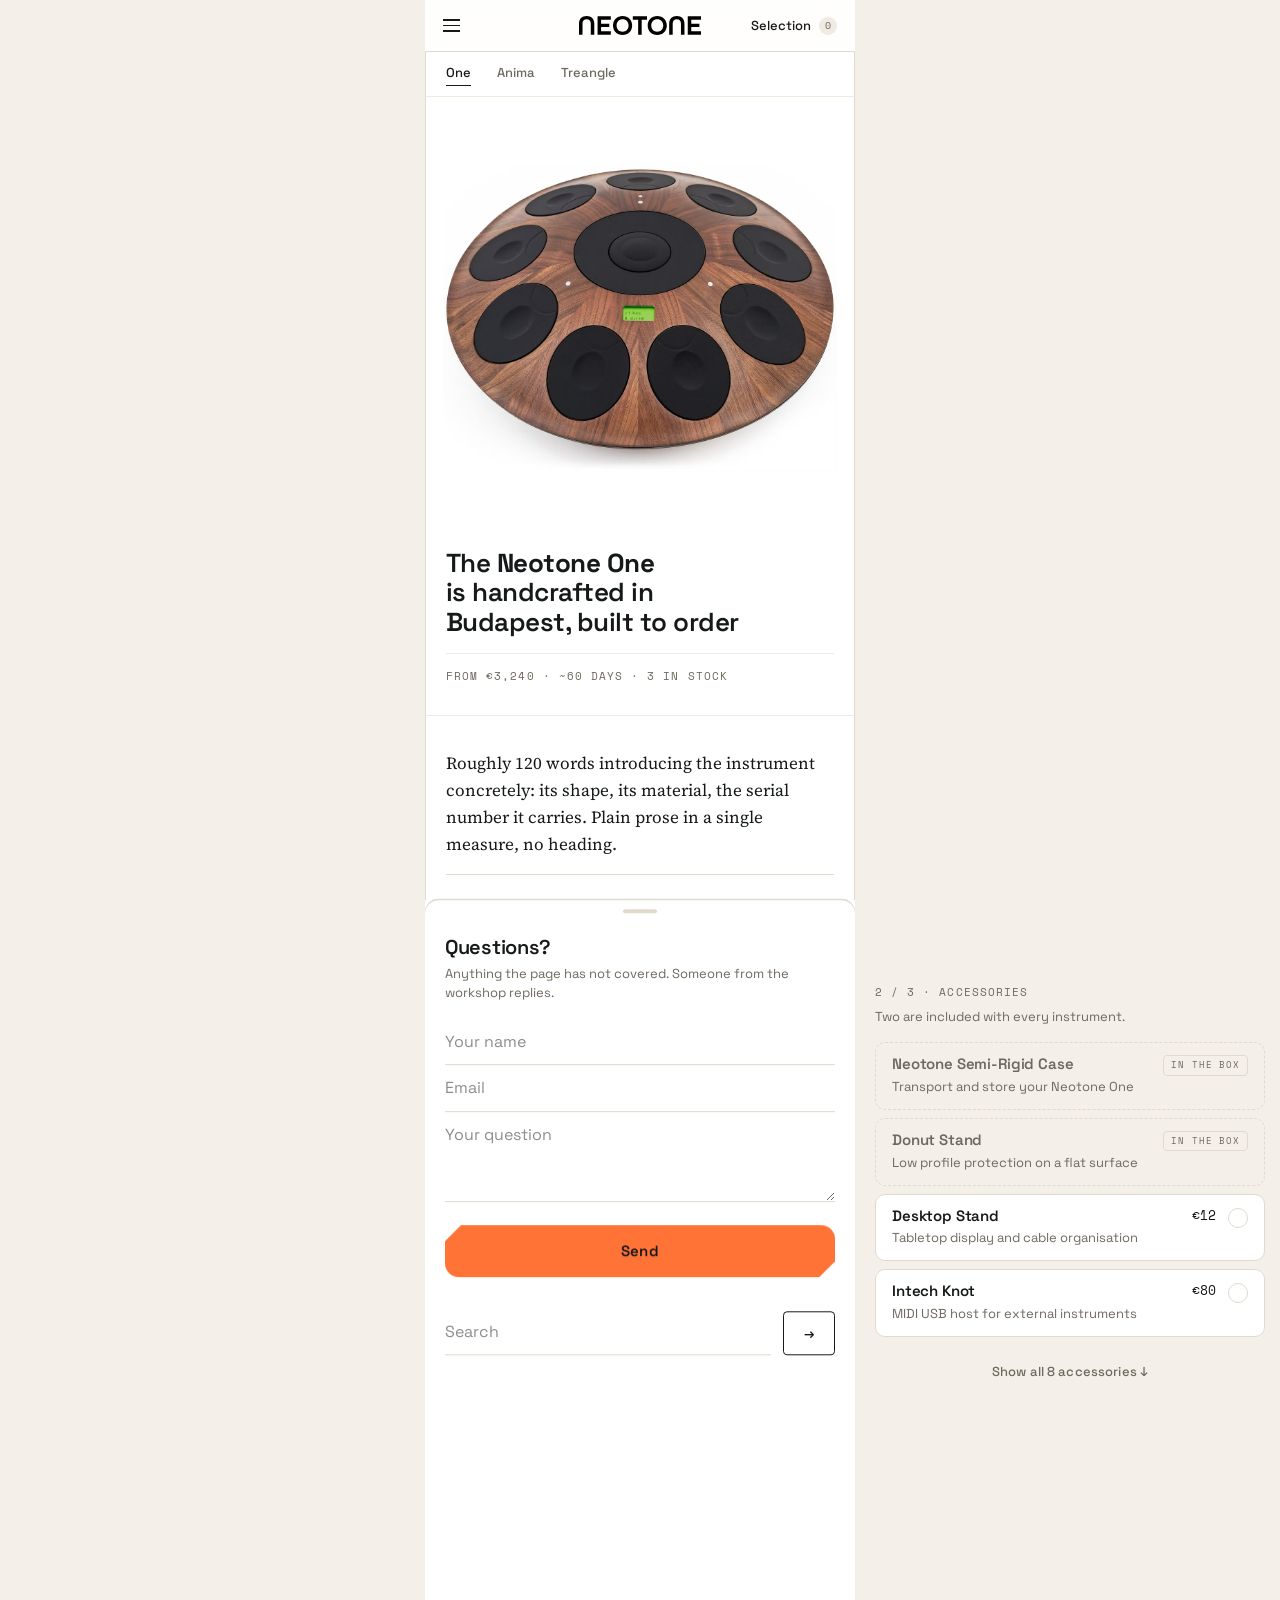
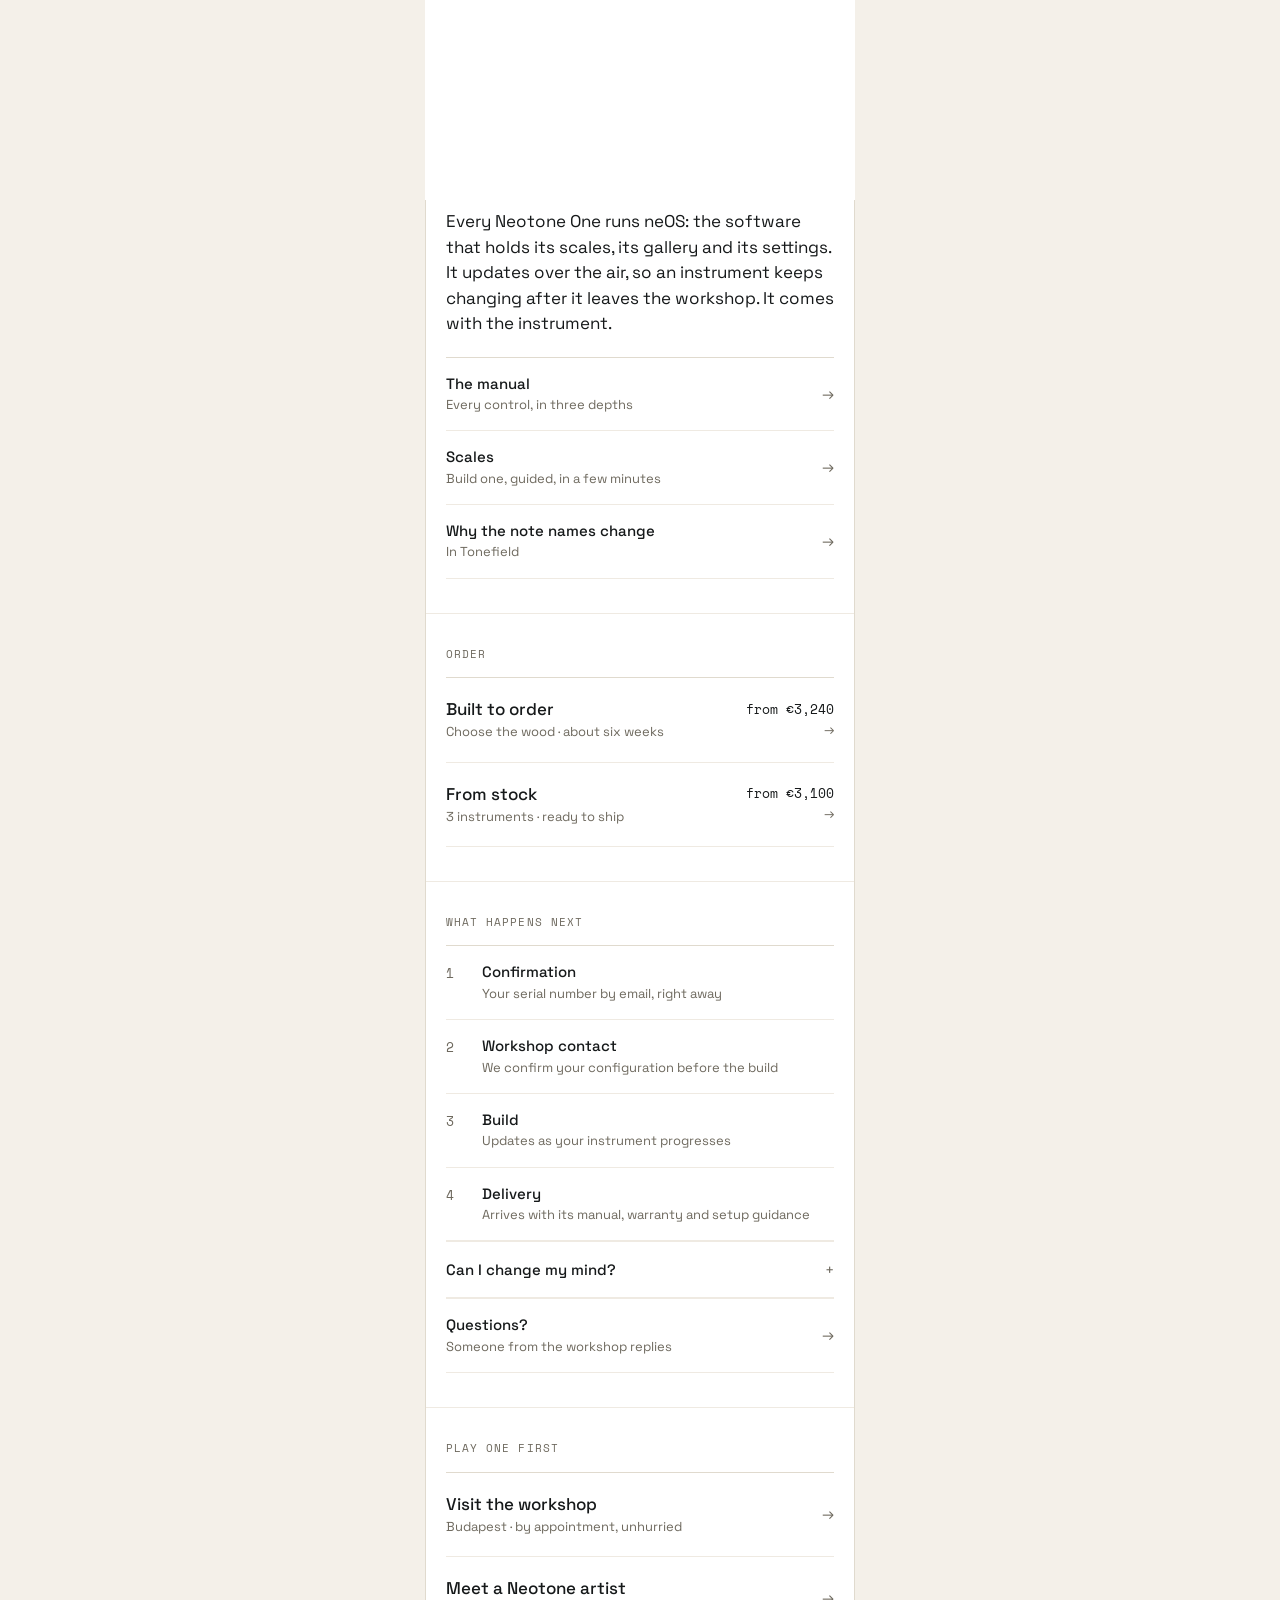
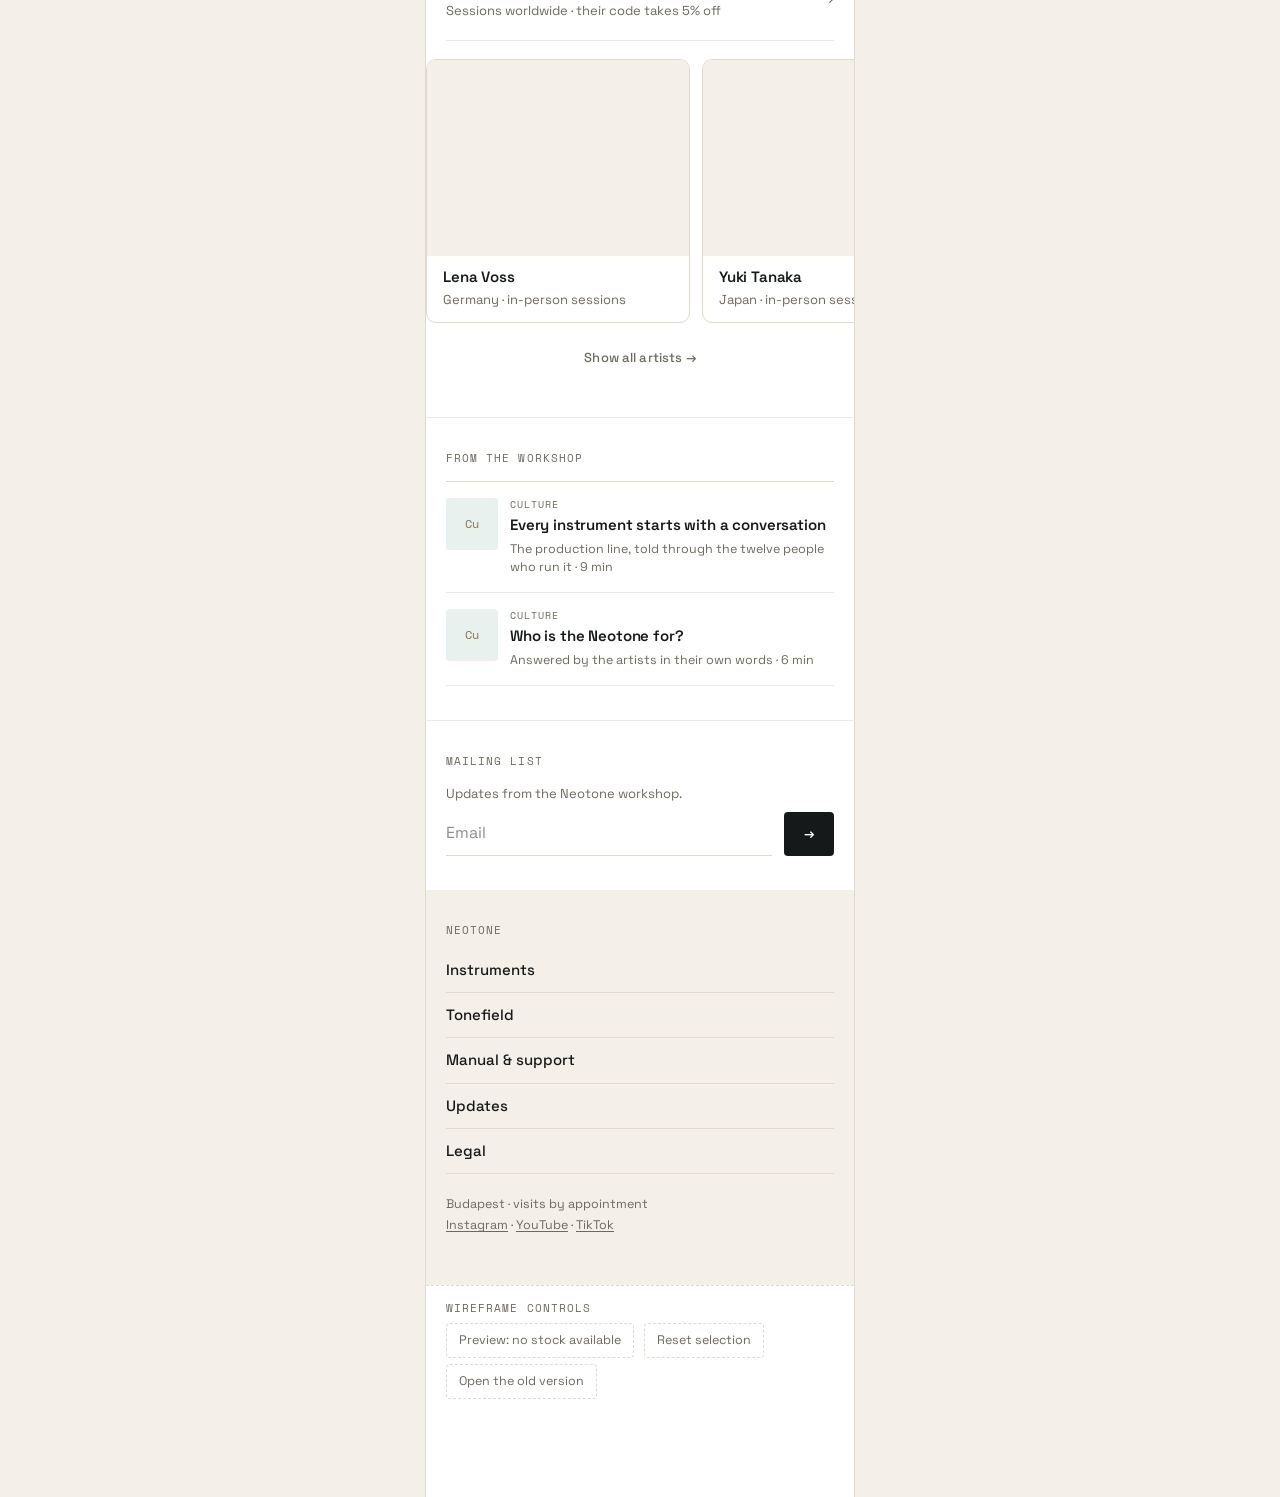
<file: index.html>
<!DOCTYPE html>
<html lang="en">
<head>
<meta charset="utf-8">
<meta name="viewport" content="width=device-width, initial-scale=1, viewport-fit=cover">
<meta name="theme-color" content="#FFFFFF">
<title>One · Neotone</title>
<link rel="preconnect" href="https://fonts.googleapis.com">
<link rel="preconnect" href="https://fonts.gstatic.com" crossorigin>
<link rel="stylesheet" href="https://fonts.googleapis.com/css2?family=Space+Grotesk:wght@400;500;600;700&family=Source+Serif+4:opsz,wght@8..60,400;8..60,600&family=Space+Mono:wght@400;700&display=swap">
<link rel="stylesheet" href="neo.css">
<style>
/* ---- page: the instrument --------------------------------- */
:root{ --buy:64px; }
.app{padding-bottom:calc(var(--buy) + var(--safe-b) + 8px);}

.hero{padding:0;border-top:0;}
.hero-media{width:100%;aspect-ratio:1/1;background:var(--bg);display:flex;align-items:center;justify-content:center;overflow:hidden;}
.hero-media img{width:100%;height:100%;object-fit:contain;padding:4% 4% 0;}
.hero-body{padding:24px var(--pad) 30px;}
.hero-body .meta{margin-top:16px;padding-top:14px;border-top:1px solid var(--line-soft);}
.prose p + p{margin-top:16px;}

/* specifications */
.diagram{background:var(--sunk);border-radius:2px;padding:14px 0;margin-bottom:14px;}
.diagram svg{width:100%;height:auto;display:block;}
.dg-part{transition:fill .3s var(--ease),stroke .3s var(--ease),opacity .3s var(--ease);}
.spec-val{margin-top:16px;min-height:52px;font-size:15.5px;line-height:1.45;color:var(--ink);
  transition:opacity .22s var(--ease),transform .22s var(--ease);}
.spec-val.swap{opacity:0;transform:translateY(4px);}

/* wood */
.card.wood .card-body{padding:0;align-items:stretch;}
.card.wood .swatch{flex:0 0 96px;width:96px;align-self:stretch;min-height:82px;}
.card.wood .woodtext{flex:1;min-width:0;padding:13px 14px;display:flex;gap:12px;align-items:flex-start;}
.card.wood .woodtext .grow{flex:1;min-width:0;}
.sw-ash     {background:linear-gradient(105deg,#efece5,#e4e0d6 60%,#eceae3);}
.sw-oak     {background:linear-gradient(105deg,#e6ded0,#d8cebb 60%,#e3dacb);}
.sw-mahogany{background:linear-gradient(105deg,#cbb4a6,#b99b8a 60%,#c5ad9d);}
.sw-cherry  {background:linear-gradient(105deg,#dcc2b2,#c9a692 60%,#d6bcaa);}
.sw-walnut  {background:linear-gradient(105deg,#a89080,#8b7263 60%,#9d8474);}

/* buy bar */
.buybar{
  position:fixed;bottom:0;left:50%;z-index:55;
  width:100%;max-width:var(--app);
  background:var(--veil);backdrop-filter:saturate(180%) blur(12px);
  border-top:1px solid var(--line);
  padding:10px var(--pad) calc(10px + var(--safe-b));
  display:flex;align-items:center;gap:14px;
  transform:translate(-50%,110%);transition:transform .32s var(--ease);
}
.buybar.show{transform:translate(-50%,0);}
.buybar .grow{flex:1;min-width:0;}
.buybar .t{font-size:var(--t-ui);font-weight:600;line-height:1.2;display:block;}
.buybar .d{font-family:var(--f-mono);font-size:9.5px;letter-spacing:var(--tr-label);text-transform:uppercase;color:var(--muted);margin-top:4px;display:block;}
.buybar .btn{width:auto;padding:13px 26px;min-height:46px;}

/* the configurator */
.steps{display:flex;gap:5px;padding:14px var(--pad) 0;flex:0 0 auto;}
.steps i{flex:1;height:2px;background:var(--line);border-radius:2px;transition:background .3s var(--ease);}
.steps i.on{background:var(--ink);}
.track{flex:1;display:flex;min-height:0;transition:transform .34s var(--ease);will-change:transform;}
.panel{flex:0 0 100%;overflow-y:auto;-webkit-overflow-scrolling:touch;padding:18px var(--pad) 26px;}
.stack{display:flex;flex-direction:column;gap:10px;}
.stack.tight{gap:8px;}
.countrysel{display:flex;align-items:center;justify-content:space-between;gap:10px;width:100%;
  padding:12px 0;border-bottom:1px solid var(--line-soft);position:relative;}
.countrysel select{position:absolute;inset:0;opacity:0;width:100%;height:100%;}
.empty{border:1px solid var(--line);border-radius:var(--r);padding:24px 20px;text-align:center;}
.empty h3{margin-bottom:6px;}

/* artists */
.filters{display:flex;gap:8px;overflow-x:auto;scrollbar-width:none;
  padding:12px var(--pad);border-bottom:1px solid var(--line-soft);flex:0 0 auto;}
.filters::-webkit-scrollbar{display:none;}
.artist{display:flex;gap:13px;padding:15px 0;width:100%;text-align:left;align-items:flex-start;}
.artist .av{flex:0 0 52px;width:52px;height:52px;background:var(--surface-soft);border-radius:var(--r-sm);}
.artist .grow{flex:1;min-width:0;}
.artist .who{font-size:var(--t-ui);font-weight:600;display:block;letter-spacing:-.01em;}
.artist .what{font-size:13px;color:var(--muted);line-height:1.45;margin-top:3px;display:block;}
.artist .st{font-family:var(--f-mono);font-size:9.5px;letter-spacing:var(--tr-label);text-transform:uppercase;color:var(--ink);margin-top:8px;display:block;}
.artist .st.no{color:var(--muted);}
.links{display:flex;flex-wrap:wrap;gap:8px;padding:2px 0 16px;}
.links a{border:1px solid var(--line);border-radius:var(--r-pill);padding:8px 14px;font-size:var(--t-small);font-weight:500;color:var(--ink);}
</style>
</head>
<body>

<header class="appbar">
  <button class="iconbtn" data-open="menu" aria-label="Menu"><span class="bars"><i></i><i></i><i></i></span></button>
  <a class="mark" href="index.html"><img src="media/wordmark/neotone.svg" alt="Neotone"></a>
  <button class="iconbtn r" data-open="selection">Selection<span class="selcount" id="selcount">0</span></button>
</header>

<div class="app">

  <nav class="switcher" aria-label="Instruments">
    <a href="index.html" class="on">One</a>
    <a href="anima.html">Anima</a>
    <a href="treangle.html">Treangle</a>
  </nav>

  <!-- 01 · hero -->
  <section class="hero" id="hero">
    <div class="hero-media"><img src="media/finish/neotone-walnut-01.png" alt="Neotone One"></div>
    <div class="hero-body">
      <h1>The <em>Neotone One</em> is handcrafted in Budapest, built to order</h1>
      <span class="meta" id="hero-meta">From €3,240 · ~60 days · 3 in stock</span>
    </div>
  </section>

  <!-- 02 · orientation -->
  <section class="prose">
    <p>Roughly 120 words introducing the instrument concretely: its shape, its material, the serial number it carries. Plain prose in a single measure, no heading.</p>
    <p class="pull">“Pull quote that gives visual emphasis and draws the reader deeper into the instrument.”</p>
    <p>A second short paragraph describing what comes with the instrument, and a brief orientation to its key features before the reader moves into the order.</p>
    <div class="rows" style="margin-top:22px;">
      <a class="row" href="tonefield.html#who-is-it-for">
        <span class="grow"><span class="t">Who is the Neotone for?</span><span class="d">The question, answered by the artists in their own words</span></span>
        <span class="arw">→</span>
      </a>
    </div>
  </section>

  <!-- 03 · specifications -->
  <section>
    <div class="sec-head"><span class="lbl">Specifications</span></div>
    <div class="diagram">
      <svg viewBox="0 0 300 190" role="img" aria-label="Diagram of the instrument">
        <ellipse id="dg-shell" class="dg-part" cx="150" cy="95" rx="118" ry="80" fill="#e4e4e2" stroke="#c4c4c4" stroke-width="1.2"/>
        <ellipse id="dg-rim" class="dg-part" cx="150" cy="95" rx="104" ry="68" fill="none" stroke="#c9c9c9" stroke-width="1.2"/>
        <g id="dg-fields" class="dg-part" fill="#d4d4d2" stroke="#bfbfbf" stroke-width="1">
          <circle cx="150" cy="42" r="13"/><circle cx="207" cy="57" r="13"/>
          <circle cx="238" cy="95" r="13"/><circle cx="207" cy="133" r="13"/>
          <circle cx="150" cy="148" r="13"/><circle cx="93"  cy="133" r="13"/>
          <circle cx="62"  cy="95" r="13"/><circle cx="93"  cy="57" r="13"/>
          <circle cx="150" cy="66" r="9"/><circle cx="186" cy="95" r="9"/>
          <circle cx="150" cy="124" r="9"/><circle cx="114" cy="95" r="9"/>
        </g>
        <circle id="dg-dome" class="dg-part" cx="150" cy="95" r="21" fill="#d4d4d2" stroke="#bfbfbf" stroke-width="1"/>
      </svg>
    </div>
    <div class="chips" id="spec-chips"></div>
    <p class="spec-val" id="spec-val"></p>
    <span class="meta" id="spec-count"></span>
  </section>

  <!-- 04 · neOS -->
  <section>
    <div class="sec-head"><span class="lbl">neOS</span></div>
    <p>Every Neotone One runs neOS: the software that holds its scales, its gallery and its settings. It updates over the air, so an instrument keeps changing after it leaves the workshop. It comes with the instrument.</p>
    <div class="rows" style="margin-top:20px;">
      <a class="row" href="manual.html"><span class="grow"><span class="t">The manual</span><span class="d">Every control, in three depths</span></span><span class="arw">→</span></a>
      <a class="row" href="manual-scales.html"><span class="grow"><span class="t">Scales</span><span class="d">Build one, guided, in a few minutes</span></span><span class="arw">→</span></a>
      <a class="row" href="neos-note-names.html"><span class="grow"><span class="t">Why the note names change</span><span class="d">In Tonefield</span></span><span class="arw">→</span></a>
    </div>
  </section>

  <!-- 05 · order entry -->
  <section id="order-entry">
    <div class="sec-head"><span class="lbl">Order</span></div>
    <div class="rows">
      <button class="row lead-row" onclick="startOrder('build')">
        <span class="grow"><span class="t">Built to order</span><span class="d">Choose the wood · about six weeks</span></span>
        <span style="text-align:right;"><span class="val">from €3,240</span><span class="d" style="margin-top:3px;">→</span></span>
      </button>
      <button class="row lead-row" onclick="startOrder('stock')">
        <span class="grow"><span class="t">From stock</span><span class="d" id="stock-entry-d">3 instruments · ready to ship</span></span>
        <span style="text-align:right;"><span class="val" id="stock-entry-p">from €3,100</span><span class="d" style="margin-top:3px;">→</span></span>
      </button>
    </div>
  </section>

  <!-- 06 · what happens next -->
  <section>
    <div class="sec-head"><span class="lbl">What happens next</span></div>
    <div class="rows">
      <div class="row"><span class="n">1</span><span class="grow"><span class="t">Confirmation</span><span class="d">Your serial number by email, right away</span></span></div>
      <div class="row"><span class="n">2</span><span class="grow"><span class="t">Workshop contact</span><span class="d">We confirm your configuration before the build</span></span></div>
      <div class="row"><span class="n">3</span><span class="grow"><span class="t">Build</span><span class="d">Updates as your instrument progresses</span></span></div>
      <div class="row"><span class="n">4</span><span class="grow"><span class="t">Delivery</span><span class="d">Arrives with its manual, warranty and setup guidance</span></span></div>
    </div>
    <div class="rows hair disc">
      <button class="row" data-disc><span class="grow"><span class="t">Can I change my mind?</span></span><span class="arw">+</span></button>
      <div class="disc-body"><div><div class="disc-inner">
        <p class="small">Yes, at any point. Before your instrument is built, during production, or within two weeks of delivery. Cancel or return for a full refund, no explanation required.</p>
      </div></div></div>
    </div>
    <div class="rows hair">
      <button class="row" data-open="contact">
        <span class="grow"><span class="t">Questions?</span><span class="d">Someone from the workshop replies</span></span><span class="arw">→</span>
      </button>
    </div>
  </section>

  <!-- 07 · play one first -->
  <section>
    <div class="sec-head"><span class="lbl">Play one first</span></div>
    <div class="rows">
      <button class="row lead-row" data-stub="Opens an email to the workshop">
        <span class="grow"><span class="t">Visit the workshop</span><span class="d">Budapest · by appointment, unhurried</span></span><span class="arw">→</span>
      </button>
      <button class="row lead-row" data-open="artists">
        <span class="grow"><span class="t">Meet a Neotone artist</span><span class="d">Sessions worldwide · their code takes 5% off</span></span><span class="arw">→</span>
      </button>
    </div>
    <div class="rail" id="artist-rail" style="margin-top:18px;"></div>
    <button class="btn quiet" style="margin-top:6px;" data-open="artists">Show all artists →</button>
  </section>

  <!-- 08 · from the workshop -->
  <section>
    <div class="sec-head"><span class="lbl">From the workshop</span></div>
    <div class="rows none" style="border-top:1px solid var(--line);">
      <a class="arow" href="tonefield.html#every-instrument">
        <span class="th">Cu</span>
        <span class="grow"><span class="k">Culture</span><span class="t">Every instrument starts with a conversation</span><span class="m">The production line, told through the twelve people who run it · 9 min</span></span>
      </a>
      <a class="arow" href="tonefield.html#who-is-it-for">
        <span class="th">Cu</span>
        <span class="grow"><span class="k">Culture</span><span class="t">Who is the Neotone for?</span><span class="m">Answered by the artists in their own words · 6 min</span></span>
      </a>
    </div>
  </section>

  <!-- 09 · mailing list -->
  <section>
    <div class="sec-head"><span class="lbl">Mailing list</span></div>
    <p class="small" style="margin-bottom:6px;">Updates from the Neotone workshop.</p>
    <form class="inline-form" data-subscribe>
      <input class="field" type="email" placeholder="Email" required>
      <button class="btn sm" type="submit">→</button>
    </form>
    <p class="note" data-subnote hidden>You’re on the list.</p>
  </section>

  <footer class="site-foot">
    <span class="lbl" style="margin-bottom:10px;">Neotone</span>
    <div class="foot-links">
      <a href="index.html">Instruments</a>
      <a href="tonefield.html">Tonefield</a>
      <a href="manual.html">Manual &amp; support</a>
      <a href="updates.html">Updates</a>
      <a href="legal.html">Legal</a>
    </div>
    <p class="foot-meta">
      Budapest · visits by appointment<br>
      <a href="#" data-stub="Instagram">Instagram</a> ·
      <a href="#" data-stub="YouTube">YouTube</a> ·
      <a href="#" data-stub="TikTok">TikTok</a>
    </p>
  </footer>

  <div class="wf">
    <span class="lbl">Wireframe controls</span>
    <button onclick="toggleStockEmpty()" id="wf-stock">Preview: no stock available</button>
    <button onclick="resetAll()">Reset selection</button>
    <a href="index-v1-desktop.html">Open the old version</a>
  </div>

</div>

<div class="buybar" id="buybar">
  <span class="grow"><span class="t">Neotone One</span><span class="d">From €3,240</span></span>
  <button class="btn action" onclick="startOrder('build')">Order</button>
</div>

<!-- the configurator -->
<div class="sheet full" id="sheet-order" role="dialog" aria-modal="true" aria-label="Order">
  <div class="sheet-bar">
    <button id="ord-back" onclick="stepBack()" aria-label="Back">←</button>
    <span class="ttl" id="ord-title">Built to order</span>
    <button data-close="order" aria-label="Close">✕</button>
  </div>
  <div class="steps"><i id="st1"></i><i id="st2"></i><i id="st3"></i></div>
  <div class="track" id="track">

    <div class="panel" id="p1">
      <span class="lbl" id="p1-lbl">1 / 3 · Wood</span>
      <p class="small" id="p1-intro" style="margin:8px 0 16px;">A deposit confirms your place in the build queue.</p>
      <div class="stack" id="p1-list"></div>
      <div id="p1-empty" hidden>
        <div class="empty">
          <h3>No stock instruments right now</h3>
          <p class="small" style="margin-top:6px;">New instruments are listed here as they become available. Built to order is always open.</p>
          <button class="btn ghost" style="margin-top:16px;" data-open="notify">Notify me</button>
          <button class="btn quiet" style="margin-top:4px;" onclick="switchMode('build')">Build one instead →</button>
        </div>
      </div>
    </div>

    <div class="panel" id="p2">
      <span class="lbl">2 / 3 · Accessories</span>
      <p class="small" style="margin:8px 0 16px;">Two are included with every instrument.</p>
      <div class="stack tight" id="p2-list"></div>
      <button class="btn quiet" id="p2-more" style="margin-top:10px;" onclick="toggleMoreAcc()">Show all accessories ↓</button>
    </div>

    <div class="panel" id="p3">
      <span class="lbl">3 / 3 · Your instrument</span>
      <div id="sum-lines" style="margin-top:14px;"></div>
      <div class="countrysel">
        <span><span style="font-size:15px;">Destination</span><span class="small" style="display:block;">Used to calculate VAT</span></span>
        <span style="white-space:nowrap;color:var(--muted);font-size:14px;" id="country-label">Hungary ▾</span>
        <select id="country" onchange="setCountry(this.value)" aria-label="Destination country">
          <option value="HU">Hungary</option><option value="DE">Germany</option>
          <option value="FR">France</option><option value="US">United States</option>
        </select>
      </div>
      <div class="rows hair disc" style="border-top:0;">
        <button class="row" data-disc>
          <span class="grow"><span class="t" style="font-weight:400;color:var(--muted);" id="ref-row-label">Have an artist referral code?</span></span><span class="arw">+</span>
        </button>
        <div class="disc-body"><div><div class="disc-inner">
          <form class="inline-form" onsubmit="applyCode(event)">
            <input class="field" id="refcode" placeholder="Code" autocomplete="off" autocapitalize="characters">
            <button class="btn sm ghost" type="submit">Apply</button>
          </form>
          <p class="note" id="refmsg">Codes come from artist sessions. Try LENA.</p>
        </div></div></div>
      </div>
      <div id="sum-tail" style="margin-top:4px;"></div>
      <p class="note" style="margin-top:18px;">Full refund at any point: before the build, during production, or within two weeks of delivery. No explanation required.</p>
    </div>

  </div>
  <div class="sheet-foot raised">
    <span class="grow"><span class="amt" id="ord-amt">€3,330</span><span class="cap" id="ord-cap">Subtotal · ex VAT</span></span>
    <button class="btn action" id="ord-next" onclick="stepNext()">Next</button>
  </div>
</div>

<!-- artists -->
<div class="sheet full" id="sheet-artists" role="dialog" aria-modal="true" aria-label="Artists">
  <div class="sheet-bar"><span></span><span class="ttl">Neotone artists</span><button data-close="artists" aria-label="Close">✕</button></div>
  <div class="filters" id="artist-filters"></div>
  <div class="sheet-body" id="artist-list"></div>
</div>

<!-- notify -->
<div class="sheet bottom" id="sheet-notify" role="dialog" aria-modal="true" aria-label="Notify me">
  <div class="grab"></div>
  <div class="sheet-body">
    <h2>Notify me about new stock</h2>
    <p class="small" style="margin-top:6px;">We’ll email you when a new instrument is listed. No account required.</p>
    <form style="margin-top:16px;" id="contact-form">
      <input class="field" type="email" placeholder="Email address" required>
      <button class="btn action" type="submit" style="margin-top:18px;">Notify me</button>
    </form>
  </div>
</div>

<script>
/* The order sheet owns the back gesture while it is deeper than step one. */
window.NEO = {
  onBack: function(top){ if (top === 'order' && S.step > 1){ stepBack(); return false; } },
  onAllSheetsClosed: function(){ onScroll(); },
  onOpenSheet: function(name){ if (name === 'artists') renderArtists(); }
};
</script>
<script src="neo.js"></script>
<script>
/* ---- data ---- */
var BASE = 3240;
var WOODS = [
  { id:'ash',      name:'Ash',      note:'Light grain, bright attack',     extra:0   },
  { id:'oak',      name:'Oak',      note:'Dense body, warm sustain',       extra:0   },
  { id:'mahogany', name:'Mahogany', note:'Rich mid-range, full resonance', extra:90  },
  { id:'cherry',   name:'Cherry',   note:'Refined tone, medium weight',    extra:90  },
  { id:'walnut',   name:'Walnut',   note:'Dark grain, deep bass response', extra:190 }
];
var STOCK = [
  { serial:'No. 821', wood:'Walnut', price:3800, img:'media/finish/neotone-walnut-01.png',
    note:'Played in workshop sessions. No cosmetic marks. Full warranty.', b:false },
  { serial:'No. 873', wood:'Cherry', price:3980, img:'media/finish/neotone-cherry-01.png',
    note:'Studio instrument. Light playing wear on upper rim. Full warranty.', b:false },
  { serial:'No. 907', wood:'Oak',    price:3100, img:'media/finish/neotone-oak-01.png',
    note:'Minor cosmetic marking on lower body. Fully functional. Same warranty.', b:true }
];
var ACC = [
  { name:'Neotone Semi-Rigid Case', desc:'Transport and store your Neotone One',          included:true },
  { name:'Donut Stand',             desc:'Low profile protection on a flat surface',      included:true },
  { name:'Desktop Stand',           desc:'Tabletop display and cable organisation',       price:12 },
  { name:'Intech Knot',             desc:'MIDI USB host for external instruments',        price:80 },
  { name:'Headphone “L” Adapter',   desc:'Low profile headphone connection',              price:2  },
  { name:'MIDI DIN Adapter',        desc:'Connect to classic MIDI hardware',              price:8  },
  { name:'Wood Care Kit',           desc:'Maintain the finish of your instrument',        price:9  },
  { name:'Neotone Carry Bag',       desc:'Lightweight canvas bag for everyday transport', price:28 }
];
var SPECS = [
  { k:'Control',   v:'20 tonefields, gesture resolution, fully assignable',        part:'fields' },
  { k:'Material',  v:'Hand selected instrument grade hardwood',                    part:'shell'  },
  { k:'Sound',     v:'Cor sound engine, samples from world-class instruments',     part:'dome'   },
  { k:'Scales',    v:'Unlimited, including harmonics, crosstalk and articulation', part:'rim'    },
  { k:'Lead time', v:'~60 days, or stock available immediately',                   part:'all'    }
];
var ARTISTS = [
  { n:'Lena Voss',      c:'Germany',   r:'europe',   s:true,  d:'Electroacoustic composition and live gesture practice.' },
  { n:'Rafael Montes',  c:'Colombia',  r:'americas', s:false, d:'Ritual performance and scale-driven improvisation.' },
  { n:'Yuki Tanaka',    c:'Japan',     r:'asia',     s:true,  d:'Minimalist solo work and spatial listening sessions.' },
  { n:'Marta Hoffmann', c:'Poland',    r:'europe',   s:true,  d:'Improvisation and contemporary compositional practice.' },
  { n:'Elena Vasquez',  c:'Argentina', r:'americas', s:true,  d:'Field recording, tuning research and ensemble work.' },
  { n:'Hiroshi Naka',   c:'Korea',     r:'asia',     s:false, d:'Electronic texture and extended technique.' },
  { n:'Anna Svensson',  c:'Sweden',    r:'europe',   s:true,  d:'Ambient composition and meditative performance.' },
  { n:'Marco Ferretti', c:'Italy',     r:'europe',   s:false, d:'Solo performance and instrument pedagogy.' },
  { n:'Sung-Ah Kim',    c:'Taiwan',    r:'asia',     s:true,  d:'Cross-cultural improvisation and collaborative work.' }
];
var CODES = ['DANNY10','LENA','SOFIA'];

var money = neo.money, esc = neo.esc, VAT = neo.VAT, VAT_NAME = neo.VAT_NAME;
function $(id){ return document.getElementById(id); }

var S = { mode:'build', wood:2, stock:null, acc:{}, discount:0, step:1, moreAcc:false, stockEmpty:false };

/* ---- price ---- */
function baseOf(){ return S.mode === 'stock' ? (S.stock === null ? 0 : STOCK[S.stock].price) : BASE + WOODS[S.wood].extra; }
function discountEligible(){ return S.mode === 'stock' ? (S.stock !== null && !STOCK[S.stock].b) : true; }
function accTotal(){ var t = 0, i; for (i in S.acc) if (S.acc[i] && ACC[i].price) t += ACC[i].price; return t; }
function calc(){
  var base = baseOf();
  var disc = discountEligible() ? Math.round(base * S.discount / 100) : 0;
  var sub  = base - disc + accTotal();
  var rate = VAT[neo.getCountry()];
  var vat  = (rate === null || !sub) ? 0 : Math.round(sub * rate);
  return { base:base, disc:disc, sub:sub, rate:rate, vat:vat, total:sub + vat };
}

/* ---- specifications ---- */
function renderSpecs(){
  var chips = $('spec-chips');
  chips.innerHTML = '';
  SPECS.forEach(function(s, i){
    var b = document.createElement('button');
    b.className = 'chip'; b.textContent = s.k;
    b.onclick = function(){ pickSpec(i); };
    chips.appendChild(b);
  });
  pickSpec(0);
}
function pickSpec(i){
  var chips = $('spec-chips').children, j;
  for (j = 0; j < chips.length; j++) chips[j].classList.toggle('on', j === i);
  var val = $('spec-val');
  val.classList.add('swap');
  setTimeout(function(){ val.textContent = SPECS[i].v; val.classList.remove('swap'); }, 130);
  $('spec-count').textContent = (i + 1) + ' / ' + SPECS.length;

  var part = SPECS[i].part;
  var map = { shell:'dg-shell', dome:'dg-dome', fields:'dg-fields', rim:'dg-rim' };
  ['dg-shell','dg-dome','dg-fields','dg-rim'].forEach(function(id){
    var el = $(id), lit = (part === 'all') || (map[part] === id);
    el.setAttribute('opacity', lit ? '1' : '.45');
    if (id === 'dg-fields' || id === 'dg-dome') el.setAttribute('fill', lit ? '#16191A' : '#8C8F8A');
    if (id === 'dg-shell') el.setAttribute('fill', lit ? '#8B714D' : '#DCD3C4');
    if (id === 'dg-rim') el.setAttribute('stroke', lit ? '#16191A' : '#C9C0B0');
  });
}

/* ---- page bits ---- */
function renderArtistRail(){
  var rail = $('artist-rail');
  rail.innerHTML = '';
  ARTISTS.filter(function(a){ return a.s; }).slice(0, 3).forEach(function(a){
    var el = document.createElement('button');
    el.className = 'card';
    el.onclick = function(){ neo.openSheet('artists'); };
    el.innerHTML = '<div class="card-media" style="aspect-ratio:4/3;background:var(--sunk);"></div>' +
      '<div class="card-body"><span class="grow"><span class="card-name">' + esc(a.n) + '</span>' +
      '<span class="card-note">' + esc(a.c) + ' · in-person sessions</span></span></div>';
    rail.appendChild(el);
  });
}
function renderEntry(){
  var avail = S.stockEmpty ? [] : STOCK;
  if (!avail.length){
    $('stock-entry-d').textContent = 'None available · get notified';
    $('stock-entry-p').textContent = '—';
    $('hero-meta').textContent = 'From €3,240 · ~60 days · built to order';
  } else {
    var low = Math.min.apply(null, avail.map(function(s){ return s.price; }));
    $('stock-entry-d').textContent = avail.length + ' instrument' + (avail.length > 1 ? 's' : '') + ' · ready to ship';
    $('stock-entry-p').textContent = 'from ' + money(low);
    $('hero-meta').textContent = 'From €3,240 · ~60 days · ' + avail.length + ' in stock';
  }
}

/* ---- the order flow ---- */
function startOrder(mode){
  S.mode = mode; S.step = 1;
  if (mode === 'stock' && S.stockEmpty) S.stock = null;
  renderOrder();
  neo.openSheet('order');
}
function switchMode(mode){ S.mode = mode; S.step = 1; S.stock = null; renderOrder(); }
function renderOrder(){
  $('ord-title').textContent = S.mode === 'build' ? 'Built to order' : 'From stock';
  renderStep1(); renderStep2(); renderStep3(); goStep(S.step, true);
}

function renderStep1(){
  var list = $('p1-list'), empty = $('p1-empty');
  list.innerHTML = '';
  if (S.mode === 'build'){
    $('p1-lbl').textContent = '1 / 3 · Wood';
    $('p1-intro').textContent = 'A deposit confirms your place in the build queue.';
    empty.hidden = true; list.hidden = false;
    WOODS.forEach(function(w, i){
      var b = document.createElement('button');
      b.className = 'card wood' + (i === S.wood ? ' sel' : '');
      b.onclick = function(){ S.wood = i; renderStep1(); renderStep3(); updateFoot(); };
      b.innerHTML =
        '<div class="card-body"><span class="swatch sw-' + w.id + '"></span><span class="woodtext">' +
          '<span class="grow"><span class="card-name">' + esc(w.name) + '</span>' +
          '<span class="card-note">' + esc(w.note) + '</span></span>' +
          '<span class="card-price' + (w.extra ? '' : ' zero') + '">' + (w.extra ? '+' + money(w.extra) : 'included') + '</span>' +
          '<span class="tick">✓</span></span></div>';
      list.appendChild(b);
    });
  } else {
    $('p1-lbl').textContent = '1 / 3 · Instrument';
    $('p1-intro').textContent = 'Each stock instrument is a specific object with its own history.';
    if (S.stockEmpty){ empty.hidden = false; list.hidden = true; return; }
    empty.hidden = true; list.hidden = false;
    STOCK.forEach(function(s, i){
      var b = document.createElement('button');
      b.className = 'card' + (i === S.stock ? ' sel' : '');
      b.onclick = function(){ S.stock = i; renderStep1(); renderStep3(); updateFoot(); };
      b.innerHTML =
        '<div class="card-media"><img src="' + s.img + '" alt="' + esc(s.serial) + '"></div>' +
        '<div class="card-body"><span class="grow"><span class="card-name">' + esc(s.serial) + ' · ' + esc(s.wood) +
          (s.b ? ' <span class="badge">B-stock</span>' : '') + '</span>' +
          '<span class="card-note">' + esc(s.note) + '</span></span>' +
          '<span class="card-price">' + money(s.price) + '</span><span class="tick">✓</span></div>';
      list.appendChild(b);
    });
  }
}

function renderStep2(){
  var list = $('p2-list');
  list.innerHTML = '';
  ACC.slice(0, S.moreAcc ? ACC.length : 4).forEach(function(a, i){
    var b = document.createElement('button');
    b.className = 'card' + (a.included ? ' incl' : (S.acc[i] ? ' sel' : ''));
    b.onclick = function(){
      if (a.included){ neo.toast('In the box with every instrument'); return; }
      S.acc[i] = !S.acc[i]; renderStep2(); renderStep3(); updateFoot();
    };
    b.innerHTML = '<div class="card-body"><span class="grow">' +
      '<span class="card-name" style="font-size:15px;">' + esc(a.name) + '</span>' +
      '<span class="card-note">' + esc(a.desc) + '</span></span>' +
      (a.included ? '<span class="badge">In the box</span>'
                  : '<span class="card-price">' + money(a.price) + '</span><span class="tick">✓</span>') + '</div>';
    list.appendChild(b);
  });
  $('p2-more').textContent = S.moreAcc ? 'Show fewer ↑' : 'Show all ' + ACC.length + ' accessories ↓';
}
function toggleMoreAcc(){ S.moreAcc = !S.moreAcc; renderStep2(); }

function line(k, v, muted){
  return '<div class="sumline' + (muted ? ' muted' : '') + '"><span class="k">' + k + '</span><span class="v">' + v + '</span></div>';
}
function renderStep3(){
  var c = calc(), h = '', i;
  var name = S.mode === 'build' ? 'Neotone One · ' + WOODS[S.wood].name
    : (S.stock === null ? 'No instrument selected' : 'Neotone One · ' + STOCK[S.stock].serial + ' · ' + STOCK[S.stock].wood);
  h += line(esc(name), c.base ? money(c.base) : '—');
  for (i in S.acc) if (S.acc[i] && ACC[i].price) h += line(esc(ACC[i].name), money(ACC[i].price));
  if (c.disc) h += line('Referral discount · ' + S.discount + '%', '−' + money(c.disc));
  $('sum-lines').innerHTML = h;

  var t = c.rate === null ? line('No VAT', 'Import duties may apply', true)
    : line(Math.round(c.rate * 100) + '% VAT · ' + VAT_NAME[neo.getCountry()], money(c.vat), true);
  t += '<div class="sumline total"><span class="k">Total</span><span class="v">' + money(c.total) + '</span></div>';
  $('sum-tail').innerHTML = t;

  $('country-label').textContent = VAT_NAME[neo.getCountry()] + ' ▾';
  var rl = $('ref-row-label');
  rl.textContent = S.discount ? 'Referral code applied · 5% off' : 'Have an artist referral code?';
  rl.style.color = S.discount ? 'var(--ink)' : 'var(--muted)';
}

function canAdvance(){ return !(S.step === 1 && S.mode === 'stock' && S.stock === null); }
function goStep(n, instant){
  S.step = n;
  var track = $('track');
  if (instant) track.style.transition = 'none';
  track.style.transform = 'translateX(' + (-(n - 1) * 100) + '%)';
  if (instant) requestAnimationFrame(function(){ track.style.transition = ''; });
  ['st1','st2','st3'].forEach(function(id, i){ $(id).classList.toggle('on', i <= n - 1); });
  $('ord-back').hidden = (n === 1);
  $('ord-next').textContent = (n === 3) ? 'Add to Selection' : 'Next';
  updateFoot();
  $('p' + n).scrollTop = 0;
}
function stepNext(){ if (!canAdvance()) return; if (S.step < 3) goStep(S.step + 1); else addToSelection(); }
function stepBack(){ if (S.step > 1) goStep(S.step - 1); }

function updateFoot(){
  var c = calc();
  if (S.step === 3){
    $('ord-amt').textContent = money(c.total);
    $('ord-cap').textContent = c.rate === null ? 'Total · no VAT' : 'Total · incl. VAT';
  } else {
    $('ord-amt').textContent = c.sub ? money(c.sub) : '—';
    $('ord-cap').textContent = S.mode === 'build' ? WOODS[S.wood].name + ' · subtotal ex VAT'
      : (S.stock === null ? 'Select an instrument' : STOCK[S.stock].serial + ' · subtotal ex VAT');
  }
  $('ord-next').disabled = !canAdvance();
}
function setCountry(v){ neo.setCountry(v); renderStep3(); updateFoot(); }

function setNote(id, text, kind){ var el = $(id); el.textContent = text; el.className = 'note' + (kind ? ' ' + kind : ''); }
function applyCode(e){
  e.preventDefault();
  var code = $('refcode').value.trim().toUpperCase();
  var ok = CODES.indexOf(code) !== -1;
  if (ok && !discountEligible()){
    S.discount = 0;
    setNote('refmsg', 'Valid code, but B-stock is already reduced.', 'bad');
  } else {
    S.discount = ok ? 5 : 0;
    setNote('refmsg', ok ? 'Code applied. 5% off the instrument.'
      : (code ? 'Code not recognised.' : 'Codes come from artist sessions. Try LENA.'), ok ? 'ok' : (code ? 'bad' : ''));
  }
  renderStep3(); updateFoot();
}

function addToSelection(){
  if (S.mode === 'stock' && S.stock === null) return;
  var c = calc(), items = [], i;
  items.push({
    name: S.mode === 'build' ? 'Neotone One · ' + WOODS[S.wood].name : 'Neotone One · ' + STOCK[S.stock].serial,
    detail: S.mode === 'build' ? 'Built to order · ~60 days'
      : STOCK[S.stock].wood + (STOCK[S.stock].b ? ' · B-stock' : '') + ' · ready to ship',
    img: S.mode === 'stock' ? STOCK[S.stock].img : null,
    price: c.base - c.disc
  });
  for (i in S.acc) if (S.acc[i] && ACC[i].price) items.push({ name:ACC[i].name, detail:'Accessory', img:null, price:ACC[i].price });
  S.acc = {}; renderStep2();
  neo.addToSelection(items);
  neo.closeSheet('order');
  setTimeout(function(){ neo.openSheet('selection'); }, 280);
}

/* ---- artists sheet ---- */
var artistFilter = 'all';
function renderArtists(){
  var f = $('artist-filters'), j;
  if (!f.children.length){
    [['all','All'],['europe','Europe'],['americas','Americas'],['asia','Asia'],['sessions','In person']].forEach(function(p, i){
      var b = document.createElement('button');
      b.className = 'chip' + (i === 0 ? ' on' : ''); b.textContent = p[1];
      b.onclick = function(){
        artistFilter = p[0];
        for (j = 0; j < f.children.length; j++) f.children[j].classList.toggle('on', f.children[j] === b);
        renderArtists();
      };
      f.appendChild(b);
    });
  }
  var list = $('artist-list');
  list.innerHTML = '';
  ARTISTS.filter(function(a){
    if (artistFilter === 'all') return true;
    if (artistFilter === 'sessions') return a.s;
    return a.r === artistFilter;
  }).forEach(function(a){
    var wrap = document.createElement('div');
    wrap.className = 'rows hair disc';
    wrap.style.borderTop = '0';
    wrap.style.borderBottom = '1px solid var(--line-soft)';
    wrap.innerHTML =
      '<button class="artist" data-disc><span class="av"></span><span class="grow">' +
        '<span class="who">' + esc(a.n) + ' · ' + esc(a.c) + '</span>' +
        '<span class="what">' + esc(a.d) + '</span>' +
        '<span class="st' + (a.s ? '' : ' no') + '">' + (a.s ? 'In-person sessions' : 'Remote only') + '</span>' +
      '</span><span class="arw">+</span></button>' +
      '<div class="disc-body"><div><div class="disc-inner"><div class="links">' +
        '<a href="#" data-stub="Website">Website</a><a href="#" data-stub="Instagram">Instagram</a>' +
        '<a href="#" data-stub="Soundcloud">Soundcloud</a><a href="#" data-stub="Contact">Contact for a session</a>' +
      '</div></div></div></div>';
    list.appendChild(wrap);
  });
}

/* ---- buy bar ---- */
var heroEl = $('hero'), entryEl = $('order-entry'), bar = $('buybar');
function onScroll(){
  if (neo.topSheet()){ bar.classList.remove('show'); return; }
  var heroBottom = heroEl.getBoundingClientRect().bottom;
  var r = entryEl.getBoundingClientRect();
  var entryVisible = r.top < window.innerHeight - 60 && r.bottom > 90;
  bar.classList.toggle('show', heroBottom < 0 && !entryVisible);
}
window.addEventListener('scroll', onScroll, { passive:true });
window.addEventListener('resize', onScroll);

/* ---- wireframe controls ---- */
function toggleStockEmpty(){
  S.stockEmpty = !S.stockEmpty;
  $('wf-stock').textContent = S.stockEmpty ? 'Preview: stock available' : 'Preview: no stock available';
  S.stock = null;
  renderEntry(); renderStep1(); renderStep3(); updateFoot();
}
function resetAll(){
  neo.clearSelection();
  S.acc = {}; S.discount = 0; S.wood = 2; S.stock = null;
  neo.setCountry('HU'); $('country').value = 'HU';
  setNote('refmsg', 'Codes come from artist sessions. Try LENA.', '');
  renderStep1(); renderStep2(); renderStep3(); updateFoot();
  neo.toast('Reset');
}

/* ---- boot ---- */
renderSpecs(); renderArtistRail(); renderEntry();
renderStep1(); renderStep2(); renderStep3(); goStep(1, true);
$('country').value = neo.getCountry();
onScroll();
</script>
</body>
</html>
</file>
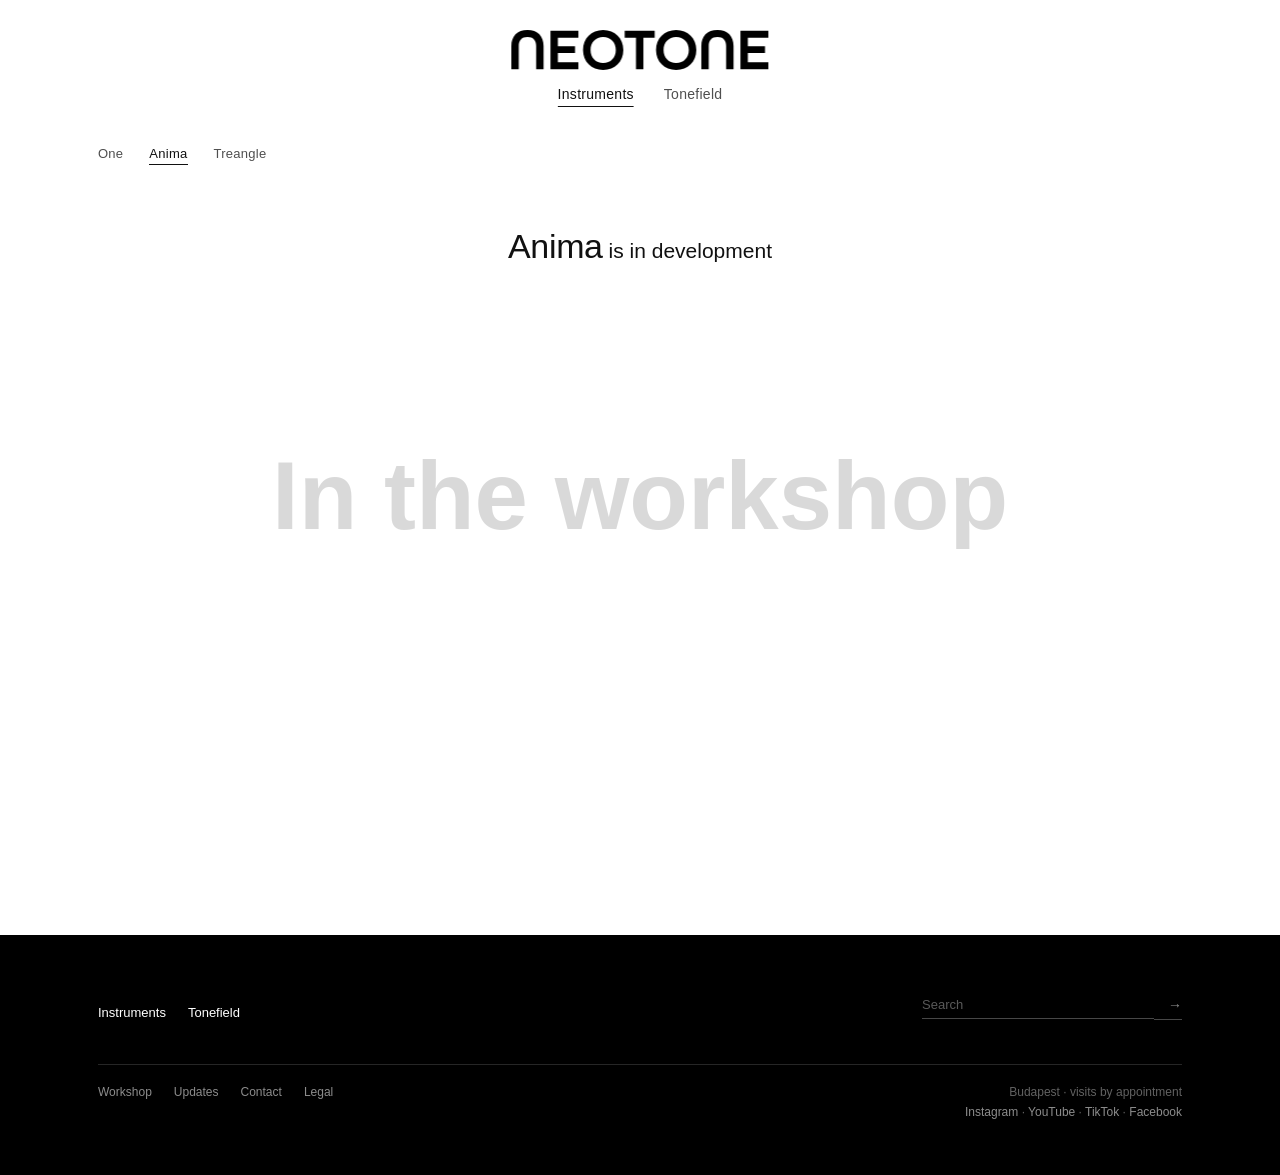
<file: anima.html>
<!DOCTYPE html>
<html lang="en">
<head>
  <meta charset="utf-8">
  <meta name="viewport" content="width=device-width, initial-scale=1">
  <title>Anima · Neotone</title>
  <style>
    :root { --ink: #111; --line: #d9d9d9; --muted: #4f4f4f; --green: #2a7a2a; --max: 1180px; }

    *, *::before, *::after { box-sizing: border-box; margin: 0; padding: 0; }
    a { color: inherit; text-decoration: none; }

    body { background: #fff; color: var(--ink); font-family: Arial, Helvetica, sans-serif; }

    /* ---- Masthead ----
       Neotone sits above the sections rather than beside them, which is the
       whole point of v3: the company is the umbrella, and Culture, Instrument
       and Craft are what it consists of.

       Two states. At the top of a page the mark is centred and large with the
       sections beneath it. Once you scroll, the bar collapses to a single row:
       small mark on the left, sections on the right. The sections stay
       reachable the whole way down, which the v2 nav could not do, since
       scrolling there left only the return. */
    /* ---- Masthead ----
       Fixed height, contents positioned absolutely, and every moving value
       driven by scroll position rather than by a timed transition. The bar is
       therefore never mid-animation: where it sits is a function of how far
       down the page you are. */
    nav {
      position: sticky; top: 0; z-index: 10;
      background: #fff;
      height: 118px;
      /* Clipped left, right and top, open at the bottom. The row travels left as
         you scroll and the items behind the current one go to negative x, which
         would otherwise widen the page. overflow: hidden did that job but also
         cut off the Instruments submenu, which hangs below the bar, and CSS
         cannot clip one axis while leaving the other visible. */
      clip-path: inset(0 0 -320px 0);
    }
    .nav-inner {
      position: relative;
      max-width: var(--max); margin: 0 auto; padding: 0 48px;
      height: 100%;
    }

    .masthead {
      position: absolute; left: 50%; top: 30px;
      transform: translateX(-50%);
      transform-origin: left center;
      cursor: pointer;
      will-change: transform, top;
    }
    .masthead img { height: 40px; width: auto; display: block; }

    /* The row keeps its width the whole way down. Rather than folding items out
       of the flow, which changes the width and makes the target move, the row
       slides until the section you are in reaches the boundary. The others
       travel with it and fade out. */
    .sections {
      position: absolute; left: 50%; top: 86px;
      transform: translateX(-50%);
      display: flex; align-items: baseline;
      will-change: transform, top;
    }
    .sections a {
      font-size: 14px; letter-spacing: 0.02em; color: var(--muted);
      cursor: pointer; margin-left: 30px; white-space: nowrap;
      /* No colour transition. Everything in this bar is a function of scroll
         position, and a 200ms ease made the emphasis lag the scroll. */
    }
    .sections a:first-child { margin-left: 0; }


    .sections a:hover { color: var(--ink); }
    /* Emphasis on where you are: ink rather than grey, with a hairline under
       it. Quiet enough to sit in a centred row of three, clear enough to read
       as a position rather than as a hover state. */
    .sections a {
      padding-bottom: 4px;
      border-bottom: 1px solid transparent;
    }
    .sections a.current {
      color: var(--ink);
      border-bottom-color: var(--ink);
    }

    @media (max-width: 980px) {
      .nav-inner { padding: 0 24px; }
      .sections a { margin-left: 20px; }
    }

    /* Blocks size to their content rather than the viewport. The 115vh height
       came from the original mockup, where each article filled a screen during
       the colour-change scroll; without that mechanic it only pushed the first
       article off the bottom edge, so it read as something still to arrive. */
    .article {
      width: 100%;
      padding: 56px 0;
      display: flex;
      flex-direction: column;
      align-items: center;
      gap: 16px;
    }
    /* Gap between articles only, never before the first, so article one keeps
       its position just below the middle of the viewport on load. Measured in
       vh so the next article is always off the bottom edge and has to be
       scrolled to, whatever the screen height. */
    .article + .article { margin-top: 48vh; }
    /* Adjacent sibling, not :first-of-type: the opening wrapper is also a div,
       so it would claim first-of-type and this would silently match nothing. */
    .opening-wrap + .article { padding-top: 116px; }
    /* Room before the footer, so the last article ends rather than runs into it.
       last-of-type is safe here: the footer is a <footer>, so the final div
       sibling is the last article. */
    .article:last-of-type { padding-bottom: 32vh; }

    .article-label {
      font-family: sans-serif;
      font-size: 96px;
      font-weight: 700;
      color: rgba(0,0,0,0.15);
    }

    .article-title {
      font-family: sans-serif;
      font-size: 20px;
      font-weight: 400;
      color: rgba(0,0,0,0.4);
      letter-spacing: 0.01em;
    }

    /* ---- Footer ----
       Two quiet bands: sections + search, then utility + place. No column
       headings, no dividers beyond a single hairline. Wraps rather than
       needing breakpoints. */
    .site-footer { background: #000; color: #fff; margin-top: 96px; }
    .footer-inner { max-width: var(--max); margin: 0 auto; padding: 56px 48px; }

    /* Top band restates the structure and holds search. The sections repeat the
       bar deliberately: at the bottom of a page a reader is deciding what is
       next, and a list of where they can go is useful even though the same list
       is above. They also give search a left side, so it can sit right at its
       own size rather than spanning the measure. */
    .footer-top {
      display: flex; align-items: flex-end; justify-content: space-between;
      gap: 32px; flex-wrap: wrap;
    }
    .footer-sections { display: flex; align-items: baseline; gap: 22px; flex-wrap: wrap; }
    .footer-sections a {
      font-size: 13px; color: #fff; text-decoration: none; cursor: pointer;
      font-family: Arial, Helvetica, sans-serif;
    }
    .footer-sections a:hover { opacity: 0.55; }

    .footer-search { display: flex; align-items: center; width: 260px; max-width: 100%; }
    .footer-search input {
      flex: 1; min-width: 0; background: none; color: #fff;
      border: none; border-bottom: 1px solid rgba(255,255,255,0.28);
      padding: 6px 0; font-size: 13px; font-family: inherit;
    }
    .footer-search input::placeholder { color: rgba(255,255,255,0.35); }
    .footer-search input:focus { outline: none; border-bottom-color: rgba(255,255,255,0.7); }
    .footer-search button {
      background: none; border: none; border-bottom: 1px solid rgba(255,255,255,0.28);
      color: rgba(255,255,255,0.55); padding: 6px 0 6px 14px;
      font-size: 14px; font-family: inherit; cursor: pointer;
    }
    .footer-search button:hover { color: #fff; }

    .footer-band {
      display: flex; align-items: flex-start; justify-content: space-between;
      gap: 20px 32px; flex-wrap: wrap;
      margin-top: 44px; padding-top: 20px;
      border-top: 1px solid rgba(255,255,255,0.15);
    }

    .footer-utility { display: flex; flex-wrap: wrap; gap: 8px 22px; }
    .footer-utility a { font-size: 12px; color: rgba(255,255,255,0.55); text-decoration: none; cursor: pointer; font-family: Arial, Helvetica, sans-serif; }
    .footer-utility a:hover { color: #fff; }

    .footer-place { display: flex; flex-direction: column; align-items: flex-start; gap: 6px; }
    @media (min-width: 981px) { .footer-place { align-items: flex-end; text-align: right; } }
    .footer-meta { margin: 0; font-size: 12px; color: rgba(255,255,255,0.38); font-family: Arial, Helvetica, sans-serif; }
    .footer-social a { color: rgba(255,255,255,0.55); cursor: pointer; }
    .footer-social a:hover { color: #fff; }


    /* ---- Instrument row ----
       The instruments, named, at the top of every instrument page. This is the
       page doing the job the nav should not: the nav says Instruments, the page
       says which. Selection sits at the right end, on these pages only, because
       purchase happens here. */
    .instrument-row {
      max-width: var(--max); margin: 0 auto; padding: 28px 48px 0;
      display: flex; align-items: baseline; justify-content: space-between;
    }
    .instrument-row .names { display: flex; align-items: baseline; gap: 26px; }
    .instrument-row .names a {
      font-size: 13px; letter-spacing: 0.02em; color: var(--muted);
      padding-bottom: 3px; border-bottom: 1px solid transparent;
    }
    .instrument-row .names a:hover { color: var(--ink); }
    .instrument-row .names a.current { color: var(--ink); border-bottom-color: var(--ink); }
    .instrument-row .sel-nav {
      font-size: 13px; letter-spacing: 0.02em; color: var(--ink);
      background: none; border: none; padding: 0 0 3px; cursor: pointer;
      font-family: inherit; border-bottom: 1px solid var(--ink);
      opacity: 0; pointer-events: none;
    }
    .instrument-row .sel-nav.visible { opacity: 1; pointer-events: auto; }
    .instrument-row .sel-count { color: var(--muted); margin-left: 6px; }
    @media (max-width: 980px) { .instrument-row { padding: 20px 24px 0; } }

    /* ---- Page opening ----
       Every page opens with one centred statement of what it is for, with the
       section's own name inside that sentence rather than above it as a
       heading. The nav already names the page, so a headline only repeats it.
       Same gesture on every page, so the whole site reads as written. */
    /* Entry fade sits on the wrapper, not the heading. The animation uses
       fill: both, so its final opacity keeps applying and would override the
       scroll fade below. Two elements, two opacities, composed by the browser. */
    .opening-wrap { animation: opening-in 760ms ease 140ms both; }
    @keyframes opening-in {
      from { opacity: 0; }
      to   { opacity: 1; }
    }
    .opening {
      max-width: 720px; margin-left: auto; margin-right: auto;
      padding: 64px 0 56px; text-align: center;
      font-size: 21px; font-weight: 400; line-height: 1.7; color: var(--ink);
    }
    .opening-name { font-size: 34px; line-height: 1; letter-spacing: -0.01em; white-space: nowrap; }
    @media (prefers-reduced-motion: reduce) {
      .opening-wrap { animation: none; }
    }
  </style>
</head>
<body>

  <nav>
    <div class="nav-inner">
      <div class="masthead" role="presentation"><img src="media/wordmark/neotone.svg" alt="Neotone"></div>
      <div class="sections">
        <a href="index.html" data-section="instruments">Instruments</a>
        <a href="tonefield.html" data-section="tonefield">Tonefield</a>
      </div>
    </div>
  </nav>

  <div class="instrument-row">
    <div class="names" role="navigation" aria-label="Instruments">
      <a href="index.html">One</a>
      <a href="anima.html" class="current">Anima</a>
      <a href="treangle.html">Treangle</a>
    </div>
  </div>


  <div class="opening-wrap">
    <h1 class="opening"><span class="opening-name">Anima</span> is in development</h1>
  </div>

  <!-- A placeholder, not a preview. Nothing here announces a product: no
       specification, no date, no image. It exists so the Instruments submenu
       can carry the names of what is coming and the site can be browsed in its
       future shape, without promising anything a reader could hold us to. -->
  <div class="article"><div class="article-label">In the workshop</div></div>

  <footer class="site-footer">
    <div class="footer-inner">

      <div class="footer-top">
        <div class="footer-sections">
          <a href="index.html">Instruments</a>
          <a href="tonefield.html">Tonefield</a>
        </div>
        <form class="footer-search" onsubmit="handleSearch(event)">
          <input type="search" placeholder="Search" />
          <button type="submit" aria-label="Search">&rarr;</button>
        </form>
      </div>

      <div class="footer-band">
        <div class="footer-utility">
          <a onclick="utilityLink('Workshop')">Workshop</a>
          <a href="updates.html">Updates</a>
          <a onclick="utilityLink('Contact')">Contact</a>
          <a href="legal.html">Legal</a>
        </div>
        <div class="footer-place">
          <p class="footer-meta">Budapest &middot; visits by appointment</p>
          <p class="footer-meta footer-social">
            <a onclick="socialLink('Instagram')">Instagram</a> &middot;
            <a onclick="socialLink('YouTube')">YouTube</a> &middot;
            <a onclick="socialLink('TikTok')">TikTok</a> &middot;
            <a onclick="socialLink('Facebook')">Facebook</a>
          </p>
        </div>
      </div>

    </div>
  </footer>

  <script>
    /* ---- Masthead ----
       SECTION is which of the three this page belongs to, empty on pages that
       belong to none. It marks the current section rather than driving any
       return: with the sections always on screen there is nothing to return
       from, which removes most of the machinery v2 needed. */
    const SECTION = 'instruments';

    const nav      = document.querySelector('nav');
    const navInner = document.querySelector('.nav-inner');
    const masthead = document.querySelector('.masthead');
    const sections = document.querySelector('.sections');
    const links    = [...document.querySelectorAll('.sections a')];

    /* The section this page belongs to is marked from the first frame. Pages
       belonging to no section, legal for instance, mark nothing. */
    const current = links.find(a => a.dataset.section === SECTION);
    if (current) current.classList.add('current');

    /* Two overlapping ranges. The sections you are not in fade first and
       slowly; the pair travels left over a longer distance, so the move reads
       as deliberate and stays tied to the scroll rather than snapping. */
    const FADE_FROM  = 20,  FADE_TO  = 220;
    const SHIFT_FROM = 60,  SHIFT_TO = 460;
    const MARK_TOP   = [30, 22];
    const SECT_TOP   = [86, 62];
    const MARK_SCALE = [1, 0.55];

    let markShift = null;
    const selNav = document.getElementById('sel-nav');


    /* Measured with the bar at rest, so the numbers are the distance from where
       each element sits when centred to the content boundary. Remeasured once
       the wordmark has loaded, since an image with no width measures wrong. */
    function measure() {
      const style = getComputedStyle(navInner);
      const contentLeft = navInner.getBoundingClientRect().left + parseFloat(style.paddingLeft);
      const rest = el => {
        const prev = el.style.transform;
        el.style.transform = 'translateX(-50%)';
        const left = el.getBoundingClientRect().left;
        el.style.transform = prev;
        return left;
      };
      markShift = Math.round(contentLeft - rest(masthead));
      /* offsetLeft on a link is measured inside .sections, which is its offset
         parent, so it is added to the row's own left rather than compared with
         it. Both targets are the same content boundary, which is what puts the
         mark and the section you are in on one left edge. */

    }

    const ramp = (y, a, b) => Math.min(Math.max((y - a) / (b - a), 0), 1);
    const lerp = (r, t) => r[0] + (r[1] - r[0]) * t;

    /* The ramps are scaled to the page. On a short page, a placeholder or an
       empty checkout, there is not enough scroll to travel the full distance,
       and the bar would stop part way. Scaling the ranges to the available
       scroll means the collapse always completes by the bottom, however far
       the bottom is. */
    function scrollRange() {
      return Math.max(document.documentElement.scrollHeight - window.innerHeight, 0);
    }

    function updateNav() {
      if (markShift === null) measure();
      const y = window.scrollY;
      const k = Math.min(1, scrollRange() / SHIFT_TO) || 1;
      const fade  = ramp(y, FADE_FROM * k, FADE_TO * k);
      const shift = ramp(y, SHIFT_FROM * k, SHIFT_TO * k);

      masthead.style.top = lerp(MARK_TOP, shift) + 'px';
      masthead.style.transform =
        'translateX(calc(-50% + ' + (markShift * shift) + 'px)) scale(' + lerp(MARK_SCALE, shift) + ')';

      sections.style.top = lerp(SECT_TOP, shift) + 'px';

      /* Selection sits at the right of the row, level with the section names,
         and stays through the collapse: it is an affordance, not a section. */
      if (selNav) selNav.style.top = lerp(SECT_TOP, shift) + 'px';

      /* Every section fades, the current one included. Collapsed, the bar is
         the name alone: present, and a way back to the menu. The page says
         where you are; the bar does not have to. */
      links.forEach(a => {
        a.style.opacity = String(1 - fade);
        a.style.pointerEvents = fade > 0.9 ? 'none' : '';
      });


    }

    /* Once the bar has moved, the mark reopens it. At rest it goes to the
       front, which is what it says. */
    /* Collapsed, the bar is a label rather than a menu: the two sections you are
       not in are invisible and take no clicks. Anywhere in the bar reopens it,
       so reaching for a section name that is not there does something sensible
       instead of nothing. The section you are in still behaves as a link. */
    /* Collapsed, the bar is a label rather than a menu, and anywhere in it
       reopens the bar. The section you are in behaves exactly as the mark does,
       because at that point the two are halves of one label and clicking either
       should do the same thing. */
    nav.addEventListener('click', e => {
      const own = e.target.closest('.sections a[data-section="' + SECTION + '"]');
      if (own) {
        e.preventDefault();
        if (window.scrollY > 0) window.scrollTo({ top: 0, behavior: 'smooth' });
        return;
      }
      if (window.scrollY <= SHIFT_FROM) return;
      e.preventDefault();
      window.scrollTo({ top: 0, behavior: 'smooth' });
    });

    function remeasure() { markShift = null; updateNav(); }
    window.addEventListener('resize', remeasure);
    window.addEventListener('load', remeasure);
    document.querySelectorAll('nav img').forEach(img => {
      if (!img.complete) img.addEventListener('load', remeasure, { once: true });
    });



    window.addEventListener('scroll', updateNav, { passive: true });
    updateNav();

    /* ---- Footer ---- */
    /* Footer section links rise before they leave. At the bottom of a page the
       bar is collapsed to a label, so navigating straight away would cut to a
       page with the menu already open. Scrolling up first lets it unfold on the
       way out, and the next page then opens in the state you left this one in.

       The interval watches for the scroll to land; the timeout fires the
       navigation regardless, covering smooth scrolling being disabled or
       interrupted, so the link can never become a dead end. */
    function scrollToTopThen(after) {
      if (window.scrollY < 4) { if (after) after(); return; }
      let gone = false;
      const go = () => { if (!gone) { gone = true; if (after) after(); } };
      window.scrollTo({ top: 0, behavior: 'smooth' });
      const watch = setInterval(() => {
        if (window.scrollY < 4) { clearInterval(watch); setTimeout(go, 160); }
      }, 50);
      setTimeout(() => { clearInterval(watch); go(); }, 1200);
    }

    document.querySelectorAll('.footer-sections a').forEach(link => {
      link.addEventListener('click', e => {
        e.preventDefault();
        const href = link.getAttribute('href');
        const here = location.pathname.split('/').pop() || 'tonefield.html';
        /* Already here: just go back to the top and let the bar reopen. */
        if (href === here) { scrollToTopThen(null); return; }
        scrollToTopThen(() => { window.location.href = href; });
      });
    });

    function handleSearch(e) {
      e.preventDefault();
      alert("Site search. Not mocked up yet.");
    }
    /* Outbound, so they leave the site rather than routing through it. Wired as
       alerts here because the accounts are not linked yet. */
    function socialLink(name) {
      alert("Neotone on " + name + ". External link, not wired up yet.");
    }

    function utilityLink(name) {
      alert(name === 'Workshop'
        ? "Workshop: the people and the production process. Not mocked up yet."
        : name + " page. Not mocked up yet.");
    }


  </script>

</body>
</html>
</file>
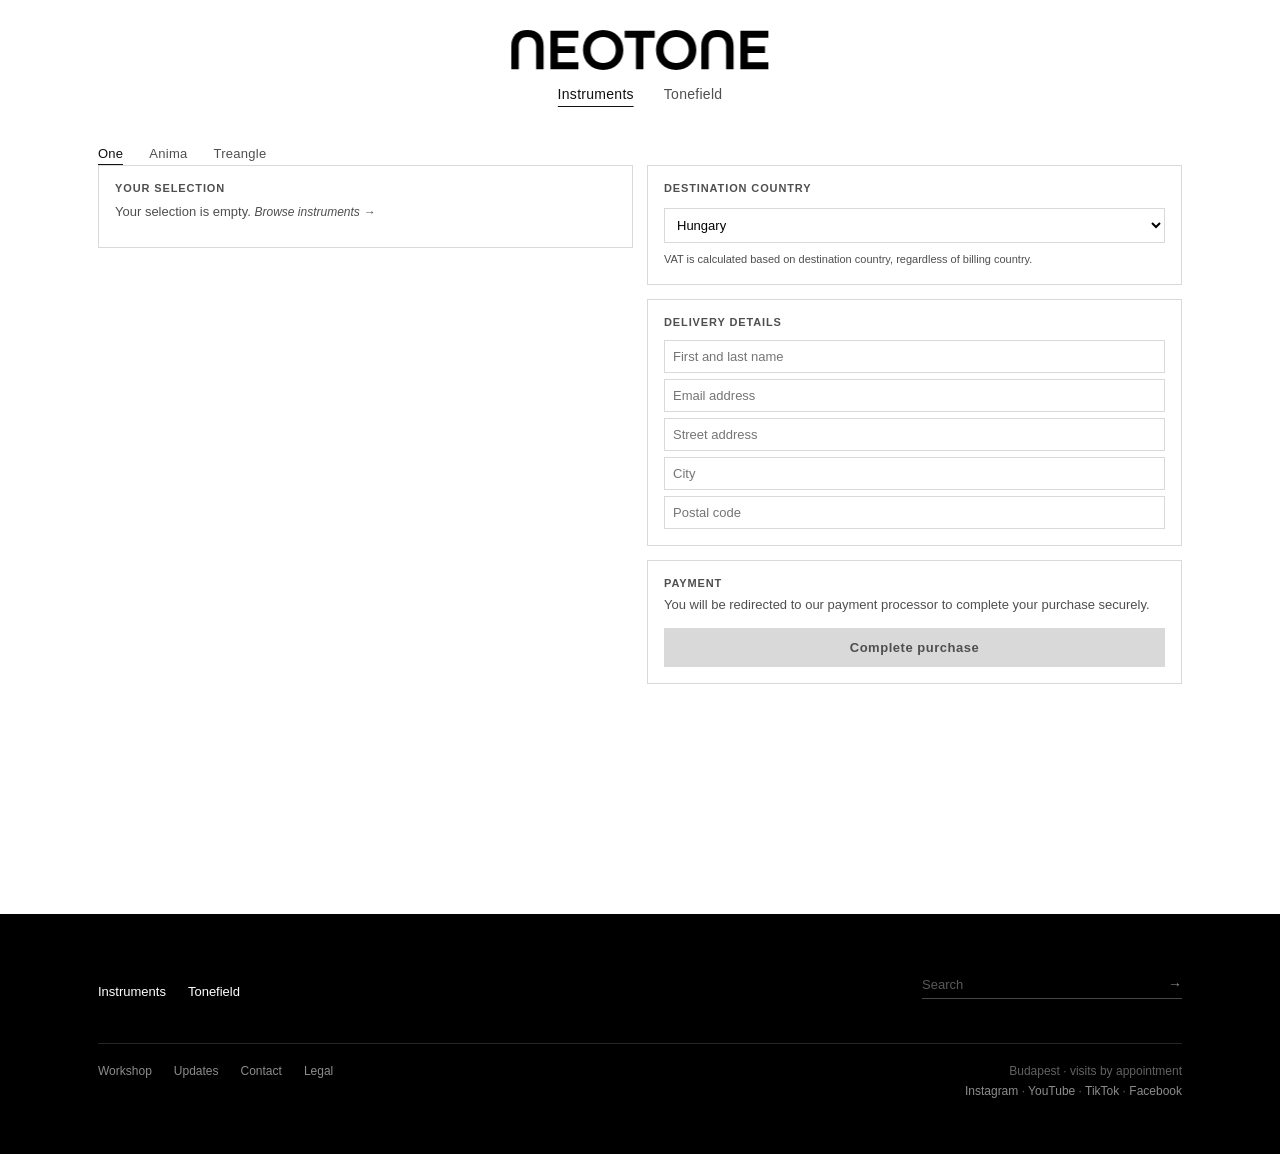
<file: checkout.html>
<!DOCTYPE html>
<html lang="en">
<head>
  <meta charset="utf-8">
  <meta name="viewport" content="width=device-width, initial-scale=1">
  <title>Checkout · Neotone</title>
  <style>
    :root { --ink: #111; --line: #d9d9d9; --muted: #4f4f4f; --green: #2a7a2a; --max: 1180px; }

    *, *::before, *::after { box-sizing: border-box; margin: 0; padding: 0; }
    a { color: inherit; text-decoration: none; }

    body { background: #fff; color: var(--ink); font-family: Arial, Helvetica, sans-serif; }

    /* ---- Masthead ----
       Neotone sits above the sections rather than beside them, which is the
       whole point of v3: the company is the umbrella, and Culture, Instrument
       and Craft are what it consists of.

       Two states. At the top of a page the mark is centred with the sections
       beneath it. Once you scroll, the bar collapses to a single row: small
       mark on the left, sections on the right. The sections stay reachable the
       whole way down, which the v2 nav could not do, since scrolling there
       left only the return. */
    /* ---- Masthead ----
       Fixed height, contents positioned absolutely, and every moving value
       driven by scroll position rather than by a timed transition. The bar is
       therefore never mid-animation: where it sits is a function of how far
       down the page you are. */
    nav {
      position: sticky; top: 0; z-index: 10;
      background: #fff;
      height: 118px;
      /* Clipped left, right and top, open at the bottom. The row travels left as
         you scroll and the items behind the current one go to negative x, which
         would otherwise widen the page. overflow: hidden did that job but also
         cut off the Instruments submenu, which hangs below the bar, and CSS
         cannot clip one axis while leaving the other visible. */
      clip-path: inset(0 0 -320px 0);
    }
    .nav-inner {
      position: relative;
      max-width: var(--max); margin: 0 auto; padding: 0 48px;
      height: 100%;
    }

    .masthead {
      position: absolute; left: 50%; top: 30px;
      transform: translateX(-50%);
      transform-origin: left center;
      cursor: pointer;
      will-change: transform, top;
    }
    .masthead img { height: 40px; width: auto; display: block; }

    /* The row keeps its width the whole way down. Rather than folding items out
       of the flow, which changes the width and makes the target move, the row
       slides until the section you are in reaches the boundary. The others
       travel with it and fade out. */
    .sections {
      position: absolute; left: 50%; top: 86px;
      transform: translateX(-50%);
      display: flex; align-items: baseline;
      will-change: transform, top;
    }
    .sections a {
      font-size: 14px; letter-spacing: 0.02em; color: var(--muted);
      cursor: pointer; margin-left: 30px; white-space: nowrap;
      /* No colour transition. Everything in this bar is a function of scroll
         position, and a 200ms ease made the emphasis lag the scroll. */
    }
    .sections a:first-child { margin-left: 0; }


    .sections a:hover { color: var(--ink); }
    /* Emphasis on where you are: ink rather than grey, with a hairline under
       it. Quiet enough to sit in a centred row of three, clear enough to read
       as a position rather than as a hover state. */
    .sections a {
      padding-bottom: 4px;
      border-bottom: 1px solid transparent;
    }
    .sections a.current {
      color: var(--ink);
      border-bottom-color: var(--ink);
    }

    @media (max-width: 980px) {
      .nav-inner { padding: 0 24px; }
      .sections a { margin-left: 20px; }
    }

    /* Checkout has no Selection masthead item: the selection is the page. */

    .page { max-width: var(--max); margin: 0 auto; padding: 0 48px 120px; }

    .block { border: 1px solid var(--line); padding: 16px; margin-bottom: 14px; }
    .block-label {
      margin: 0 0 6px; font-size: 11px; font-weight: 700; text-transform: uppercase;
      letter-spacing: 0.08em; color: var(--muted);
    }
    .block-desc { margin: 0; font-size: 13px; line-height: 1.5; color: var(--muted); }
    .field {
      width: 100%; border: 1px solid var(--line); padding: 8px; margin-top: 6px;
      font-size: 13px; font-family: inherit;
    }

    .checkout-grid { display: grid; grid-template-columns: 1fr 1fr; gap: 14px; align-items: start; }

    .checkout-country-select {
      width: 100%; border: 1px solid var(--line); padding: 8px; margin-top: 8px;
      font-size: 13px; font-family: inherit; background: #fff; cursor: pointer;
    }

    .checkout-item {
      border: 1px solid var(--line); padding: 12px; margin-bottom: 8px;
      display: flex; justify-content: space-between; align-items: flex-start; gap: 12px;
    }
    .checkout-item-info { flex: 1; }
    .checkout-item-name { margin: 0 0 3px; font-size: 13px; font-weight: 400; }
    .checkout-item-detail { margin: 0 0 6px; font-size: 11px; color: var(--muted); }
    .checkout-item-line { margin: 0 0 2px; font-size: 11px; color: var(--muted); }
    .checkout-item-price { margin: 4px 0 0; font-size: 12px; }
    .checkout-total {
      display: flex; justify-content: space-between; align-items: center;
      padding-top: 12px; margin-top: 4px; border-top: 1px solid var(--line); font-size: 12px;
    }
    .checkout-empty { color: var(--muted); font-size: 13px; margin: 0 0 12px; }
    .back-link { font-size: 12px; color: var(--muted); font-style: italic; }
    .back-link:hover { text-decoration: underline; color: var(--ink); }

    .sel-remove {
      background: none; border: none; cursor: pointer; padding: 0;
      font-size: 11px; color: var(--muted); white-space: nowrap;
    }
    .sel-remove:hover { text-decoration: underline; color: var(--ink); }

    .cta-btn {
      display: block; width: 100%; padding: 12px; background: var(--ink); color: #fff;
      border: none; font-size: 13px; font-weight: 600; letter-spacing: 0.04em;
      cursor: pointer; margin-top: 14px;
    }
    .cta-btn:disabled { background: var(--line); color: var(--muted); cursor: default; }

    @media (max-width: 980px) {
      .checkout-grid { grid-template-columns: 1fr; }
    }


    /* ---- Instrument row ----
       The instruments, named, at the top of every instrument page. This is the
       page doing the job the nav should not: the nav says Instruments, the page
       says which. Selection sits at the right end, on these pages only, because
       purchase happens here. */
    .instrument-row {
      max-width: var(--max); margin: 0 auto; padding: 28px 48px 0;
      display: flex; align-items: baseline; justify-content: space-between;
    }
    .instrument-row .names { display: flex; align-items: baseline; gap: 26px; }
    .instrument-row .names a {
      font-size: 13px; letter-spacing: 0.02em; color: var(--muted);
      padding-bottom: 3px; border-bottom: 1px solid transparent;
    }
    .instrument-row .names a:hover { color: var(--ink); }
    .instrument-row .names a.current { color: var(--ink); border-bottom-color: var(--ink); }
    .instrument-row .sel-nav {
      font-size: 13px; letter-spacing: 0.02em; color: var(--ink);
      background: none; border: none; padding: 0 0 3px; cursor: pointer;
      font-family: inherit; border-bottom: 1px solid var(--ink);
      opacity: 0; pointer-events: none;
    }
    .instrument-row .sel-nav.visible { opacity: 1; pointer-events: auto; }
    .instrument-row .sel-count { color: var(--muted); margin-left: 6px; }
    @media (max-width: 980px) { .instrument-row { padding: 20px 24px 0; } }

    /* ---- Footer ----
       Two quiet bands: sections + search, then utility + place. No column
       headings, no dividers beyond a single hairline. Wraps rather than
       needing breakpoints. */
    .site-footer { background: #000; color: #fff; margin-top: 96px; }
    .footer-inner { max-width: var(--max); margin: 0 auto; padding: 56px 48px; }

    /* Top band restates the structure and holds search. The sections repeat the
       bar deliberately: at the bottom of a page a reader is deciding what is
       next, and a list of where they can go is useful even though the same list
       is above. They also give search a left side, so it can sit right at its
       own size rather than spanning the measure. */
    .footer-top {
      display: flex; align-items: flex-end; justify-content: space-between;
      gap: 32px; flex-wrap: wrap;
    }
    .footer-sections { display: flex; align-items: baseline; gap: 22px; flex-wrap: wrap; }
    .footer-sections a {
      font-size: 13px; color: #fff; text-decoration: none; cursor: pointer;
      font-family: Arial, Helvetica, sans-serif;
    }
    .footer-sections a:hover { opacity: 0.55; }

    .footer-search { display: flex; align-items: center; width: 260px; max-width: 100%; }
    .footer-search input {
      flex: 1; min-width: 0; background: none; color: #fff;
      border: none; border-bottom: 1px solid rgba(255,255,255,0.28);
      padding: 6px 0; font-size: 13px; font-family: inherit;
    }
    .footer-search input::placeholder { color: rgba(255,255,255,0.35); }
    .footer-search input:focus { outline: none; border-bottom-color: rgba(255,255,255,0.7); }
    .footer-search button {
      background: none; border: none; border-bottom: 1px solid rgba(255,255,255,0.28);
      color: rgba(255,255,255,0.55); padding: 6px 0 6px 14px;
      font-size: 14px; font-family: inherit; cursor: pointer;
    }
    .footer-search button:hover { color: #fff; }

    .footer-band {
      display: flex; align-items: flex-start; justify-content: space-between;
      gap: 20px 32px; flex-wrap: wrap;
      margin-top: 44px; padding-top: 20px;
      border-top: 1px solid rgba(255,255,255,0.15);
    }

    .footer-utility { display: flex; flex-wrap: wrap; gap: 8px 22px; }
    .footer-utility a { font-size: 12px; color: rgba(255,255,255,0.55); text-decoration: none; cursor: pointer; font-family: Arial, Helvetica, sans-serif; }
    .footer-utility a:hover { color: #fff; }

    .footer-place { display: flex; flex-direction: column; align-items: flex-start; gap: 6px; }
    @media (min-width: 981px) { .footer-place { align-items: flex-end; text-align: right; } }
    .footer-meta { margin: 0; font-size: 12px; color: rgba(255,255,255,0.38); font-family: Arial, Helvetica, sans-serif; }
    .footer-social a { color: rgba(255,255,255,0.55); cursor: pointer; }
    .footer-social a:hover { color: #fff; }
  </style>
</head>
<body>

  <nav>
    <div class="nav-inner">
      <div class="masthead" role="presentation"><img src="media/wordmark/neotone.svg" alt="Neotone"></div>
      <div class="sections">
        <a href="index.html" data-section="instruments">Instruments</a>
        <a href="tonefield.html" data-section="tonefield">Tonefield</a>
      </div>
    </div>
  </nav>

  <div class="instrument-row">
    <div class="names" role="navigation" aria-label="Instruments">
      <a href="index.html" class="current">One</a>
      <a href="anima.html">Anima</a>
      <a href="treangle.html">Treangle</a>
    </div>
  </div>


  <main class="page">
    <div class="checkout-grid">

      <div>
        <div class="block">
          <p class="block-label">Your Selection</p>
          <div id="checkout-items" style="margin-top: 10px;"></div>
          <div class="checkout-total" id="checkout-total" style="display: none;">
            <span>Total</span><span id="checkout-total-amount"></span>
          </div>
          <p id="checkout-empty" class="checkout-empty" style="display: none; margin-top: 10px;">
            Your selection is empty. <a class="back-link" href="index.html">Browse instruments &rarr;</a>
          </p>
        </div>
      </div>

      <div>
        <div class="block">
          <p class="block-label">Destination Country</p>
          <select class="checkout-country-select" id="checkout-country" onchange="changeCheckoutCountry(this.value)">
            <option value="HU">Hungary</option>
            <option value="DE">Germany</option>
            <option value="FR">France</option>
            <option value="US">United States</option>
          </select>
          <p class="block-desc" style="margin-top: 8px; font-size: 11px;">VAT is calculated based on destination country, regardless of billing country.</p>
        </div>

        <div class="block">
          <p class="block-label">Delivery Details</p>
          <input class="field" placeholder="First and last name" />
          <input class="field" placeholder="Email address" />
          <input class="field" placeholder="Street address" />
          <input class="field" placeholder="City" />
          <input class="field" placeholder="Postal code" />
        </div>

        <div class="block">
          <p class="block-label">Payment</p>
          <p class="block-desc" style="margin-top: 4px;">You will be redirected to our payment processor to complete your purchase securely.</p>
          <button class="cta-btn" id="checkout-cta" onclick="handleCheckout()">Complete purchase</button>
        </div>
      </div>

    </div>
  </main>

  <footer class="site-footer">
    <div class="footer-inner">

      <div class="footer-top">
        <div class="footer-sections">
          <a href="index.html">Instruments</a>
          <a href="tonefield.html">Tonefield</a>
        </div>
        <form class="footer-search" onsubmit="handleSearch(event)">
          <input type="search" placeholder="Search" />
          <button type="submit" aria-label="Search">&rarr;</button>
        </form>
      </div>

      <div class="footer-band">
        <div class="footer-utility">
          <a onclick="utilityLink('Workshop')">Workshop</a>
          <a href="updates.html">Updates</a>
          <a onclick="utilityLink('Contact')">Contact</a>
          <a href="legal.html">Legal</a>
        </div>
        <div class="footer-place">
          <p class="footer-meta">Budapest &middot; visits by appointment</p>
          <p class="footer-meta footer-social">
            <a onclick="socialLink('Instagram')">Instagram</a> &middot;
            <a onclick="socialLink('YouTube')">YouTube</a> &middot;
            <a onclick="socialLink('TikTok')">TikTok</a> &middot;
            <a onclick="socialLink('Facebook')">Facebook</a>
          </p>
        </div>
      </div>

    </div>
  </footer>

  <script>
    /* ---- Nav ----
       SECTION is One: checkout sits inside the One flow, so the masthead
       returns to its parent rather than scrolling to top. */
    /* ---- Masthead ----
       SECTION is which of the three this page belongs to, empty on pages that
       belong to none. It marks the current section. With the sections on screen
       the whole way down there is nothing to return from, which removes most of
       the machinery v2 needed. */
    const SECTION = 'instruments';

    const nav      = document.querySelector('nav');
    const navInner = document.querySelector('.nav-inner');
    const masthead = document.querySelector('.masthead');
    const sections = document.querySelector('.sections');
    const links    = [...document.querySelectorAll('.sections a')];

    /* The section this page belongs to is marked from the first frame. Pages
       belonging to no section, legal for instance, mark nothing. */
    const current = links.find(a => a.dataset.section === SECTION);
    if (current) current.classList.add('current');

    /* Two overlapping ranges. The sections you are not in fade first and
       slowly; the pair travels left over a longer distance, so the move reads
       as deliberate and stays tied to the scroll rather than snapping. */
    const FADE_FROM  = 20,  FADE_TO  = 220;
    const SHIFT_FROM = 60,  SHIFT_TO = 460;
    const MARK_TOP   = [30, 22];
    const SECT_TOP   = [86, 62];
    const MARK_SCALE = [1, 0.55];

    let markShift = null;
    const selNav = document.getElementById('sel-nav');


    /* Measured with the bar at rest, so the numbers are the distance from where
       each element sits when centred to the content boundary. Remeasured once
       the wordmark has loaded, since an image with no width measures wrong. */
    function measure() {
      const style = getComputedStyle(navInner);
      const contentLeft = navInner.getBoundingClientRect().left + parseFloat(style.paddingLeft);
      const rest = el => {
        const prev = el.style.transform;
        el.style.transform = 'translateX(-50%)';
        const left = el.getBoundingClientRect().left;
        el.style.transform = prev;
        return left;
      };
      markShift = Math.round(contentLeft - rest(masthead));
      /* offsetLeft on a link is measured inside .sections, which is its offset
         parent, so it is added to the row's own left rather than compared with
         it. Both targets are the same content boundary, which is what puts the
         mark and the section you are in on one left edge. */

    }

    const ramp = (y, a, b) => Math.min(Math.max((y - a) / (b - a), 0), 1);
    const lerp = (r, t) => r[0] + (r[1] - r[0]) * t;

    /* The ramps are scaled to the page. On a short page, a placeholder or an
       empty checkout, there is not enough scroll to travel the full distance,
       and the bar would stop part way. Scaling the ranges to the available
       scroll means the collapse always completes by the bottom, however far
       the bottom is. */
    function scrollRange() {
      return Math.max(document.documentElement.scrollHeight - window.innerHeight, 0);
    }

    function updateNav() {
      if (markShift === null) measure();
      const y = window.scrollY;
      const k = Math.min(1, scrollRange() / SHIFT_TO) || 1;
      const fade  = ramp(y, FADE_FROM * k, FADE_TO * k);
      const shift = ramp(y, SHIFT_FROM * k, SHIFT_TO * k);

      masthead.style.top = lerp(MARK_TOP, shift) + 'px';
      masthead.style.transform =
        'translateX(calc(-50% + ' + (markShift * shift) + 'px)) scale(' + lerp(MARK_SCALE, shift) + ')';

      sections.style.top = lerp(SECT_TOP, shift) + 'px';

      /* Selection sits at the right of the row, level with the section names,
         and stays through the collapse: it is an affordance, not a section. */
      if (selNav) selNav.style.top = lerp(SECT_TOP, shift) + 'px';

      /* Every section fades, the current one included. Collapsed, the bar is
         the name alone: present, and a way back to the menu. The page says
         where you are; the bar does not have to. */
      links.forEach(a => {
        a.style.opacity = String(1 - fade);
        a.style.pointerEvents = fade > 0.9 ? 'none' : '';
      });


    }

    /* Once the bar has moved, the mark reopens it. At rest it goes to the
       front, which is what it says. */
    /* Collapsed, the bar is a label rather than a menu: the two sections you are
       not in are invisible and take no clicks. Anywhere in the bar reopens it,
       so reaching for a section name that is not there does something sensible
       instead of nothing. The section you are in still behaves as a link. */
    /* Collapsed, the bar is a label rather than a menu, and anywhere in it
       reopens the bar. The section you are in behaves exactly as the mark does,
       because at that point the two are halves of one label and clicking either
       should do the same thing. */
    nav.addEventListener('click', e => {
      const own = e.target.closest('.sections a[data-section="' + SECTION + '"]');
      if (own) {
        e.preventDefault();
        if (window.scrollY > 0) window.scrollTo({ top: 0, behavior: 'smooth' });
        return;
      }
      if (window.scrollY <= SHIFT_FROM) return;
      e.preventDefault();
      window.scrollTo({ top: 0, behavior: 'smooth' });
    });

    function remeasure() { markShift = null; updateNav(); }
    window.addEventListener('resize', remeasure);
    window.addEventListener('load', remeasure);
    document.querySelectorAll('nav img').forEach(img => {
      if (!img.complete) img.addEventListener('load', remeasure, { once: true });
    });



    window.addEventListener('scroll', updateNav, { passive: true });
    updateNav();

    /* ---- Footer ---- */
    /* Footer section links rise before they leave. At the bottom of a page the
       bar is collapsed to a label, so navigating straight away would cut to a
       page with the menu already open. Scrolling up first lets it unfold on the
       way out, and the next page then opens in the state you left this one in.

       The interval watches for the scroll to land; the timeout fires the
       navigation regardless, covering smooth scrolling being disabled or
       interrupted, so the link can never become a dead end. */
    function scrollToTopThen(after) {
      if (window.scrollY < 4) { if (after) after(); return; }
      let gone = false;
      const go = () => { if (!gone) { gone = true; if (after) after(); } };
      window.scrollTo({ top: 0, behavior: 'smooth' });
      const watch = setInterval(() => {
        if (window.scrollY < 4) { clearInterval(watch); setTimeout(go, 160); }
      }, 50);
      setTimeout(() => { clearInterval(watch); go(); }, 1200);
    }

    document.querySelectorAll('.footer-sections a').forEach(link => {
      link.addEventListener('click', e => {
        e.preventDefault();
        const href = link.getAttribute('href');
        const here = location.pathname.split('/').pop() || 'tonefield.html';
        /* Already here: just go back to the top and let the bar reopen. */
        if (href === here) { scrollToTopThen(null); return; }
        scrollToTopThen(() => { window.location.href = href; });
      });
    });

    /* ---- Checkout ---- */
    const VAT_RATES = { HU: 0.27, DE: 0.19, FR: 0.20, US: null };
    const VAT_NAMES = { HU: "Hungary", DE: "Germany", FR: "France", US: "United States" };

    let checkoutCountry = localStorage.getItem('neotone_country') || 'HU';

    function getSelItems() {
      try { return JSON.parse(localStorage.getItem('neotone_sel') || '[]'); } catch(e) { return []; }
    }
    function saveSelItems(items) {
      try { localStorage.setItem('neotone_sel', JSON.stringify(items)); } catch(e) {}
    }

    function calcItemTotal(item, country) {
      if (!item.rawBase) {
        const n = parseFloat((item.price || '').replace('EUR ', '').replace(/,/g, ''));
        return { baseStr: item.price || '–', discountPct: 0, vatText: null, total: isNaN(n) ? 0 : n, totalStr: item.price || '–' };
      }
      const disc     = item.discountPct || 0;
      const subtotal = Math.round(item.rawBase * (1 - disc / 100));
      const rate     = VAT_RATES[country];
      if (rate === null) {
        return {
          baseStr: 'EUR ' + item.rawBase.toLocaleString('en-US'),
          discountPct: disc,
          vatText: 'No VAT (import duties may apply)',
          total: subtotal,
          totalStr: 'EUR ' + subtotal.toLocaleString('en-US')
        };
      }
      const vatAmount = Math.round(subtotal * rate);
      const total     = subtotal + vatAmount;
      return {
        baseStr: 'EUR ' + item.rawBase.toLocaleString('en-US'),
        discountPct: disc,
        vatText: Math.round(rate * 100) + '% (' + VAT_NAMES[country] + '): EUR ' + vatAmount.toLocaleString('en-US'),
        total: total,
        totalStr: 'EUR ' + total.toLocaleString('en-US')
      };
    }

    function changeCheckoutCountry(val) {
      checkoutCountry = val;
      localStorage.setItem('neotone_country', val);
      renderCheckout();
    }

    function removeFromSelection(id) {
      saveSelItems(getSelItems().filter(i => i.id !== id));
      renderCheckout();
    }

    function renderCheckout() {
      const items     = getSelItems();
      const container = document.getElementById('checkout-items');
      const totalDiv  = document.getElementById('checkout-total');
      const totalAmt  = document.getElementById('checkout-total-amount');
      const emptyEl   = document.getElementById('checkout-empty');
      const cta       = document.getElementById('checkout-cta');

      if (items.length === 0) {
        container.innerHTML = '';
        totalDiv.style.display = 'none';
        emptyEl.style.display = 'block';
        cta.disabled = true;
        return;
      }

      container.innerHTML = items.map(item => {
        const calc = calcItemTotal(item, checkoutCountry);
        let lines = '<p class="checkout-item-line">Base: ' + calc.baseStr + '</p>';
        if (item.discountEligible) {
          const discAmt = Math.round(item.rawBase * calc.discountPct / 100);
          lines += '<p class="checkout-item-line">Discount (' + calc.discountPct + '%): ' +
                   (discAmt > 0 ? '&minus;' : '') + 'EUR ' + discAmt.toLocaleString('en-US') + '</p>';
        }
        if (calc.vatText) lines += '<p class="checkout-item-line">VAT: ' + calc.vatText + '</p>';
        return '<div class="checkout-item">' +
          '<div class="checkout-item-info">' +
            '<p class="checkout-item-name">' + item.name + '</p>' +
            '<p class="checkout-item-detail">' + item.detail + '</p>' +
            lines +
            '<p class="checkout-item-price">' + calc.totalStr + '</p>' +
          '</div>' +
          '<button class="sel-remove" onclick="removeFromSelection(' + item.id + ')">Remove</button>' +
        '</div>';
      }).join('');

      emptyEl.style.display = 'none';

      let grandTotal = 0;
      items.forEach(item => { grandTotal += calcItemTotal(item, checkoutCountry).total; });
      totalAmt.textContent = 'EUR ' + grandTotal.toLocaleString('en-US');
      totalDiv.style.display = 'flex';
      cta.disabled = false;
    }

    function handleCheckout() {
      alert("Hands off to the payment processor. Not mocked up yet.");
    }

    document.querySelector('.back-link').href = 'index.html';
    document.getElementById('checkout-country').value = checkoutCountry;
    renderCheckout();

    function handleSearch(e) {
      e.preventDefault();
      alert("Site search. Not mocked up yet.");
    }
    /* Outbound, so they leave the site rather than routing through it. Wired as
       alerts here because the accounts are not linked yet. */
    function socialLink(name) {
      alert("Neotone on " + name + ". External link, not wired up yet.");
    }

    function utilityLink(name) {
      alert(name === 'Workshop'
        ? "Workshop: the people and the production process. Not mocked up yet."
        : name + " page. Not mocked up yet.");
    }


  </script>

</body>
</html>
</file>
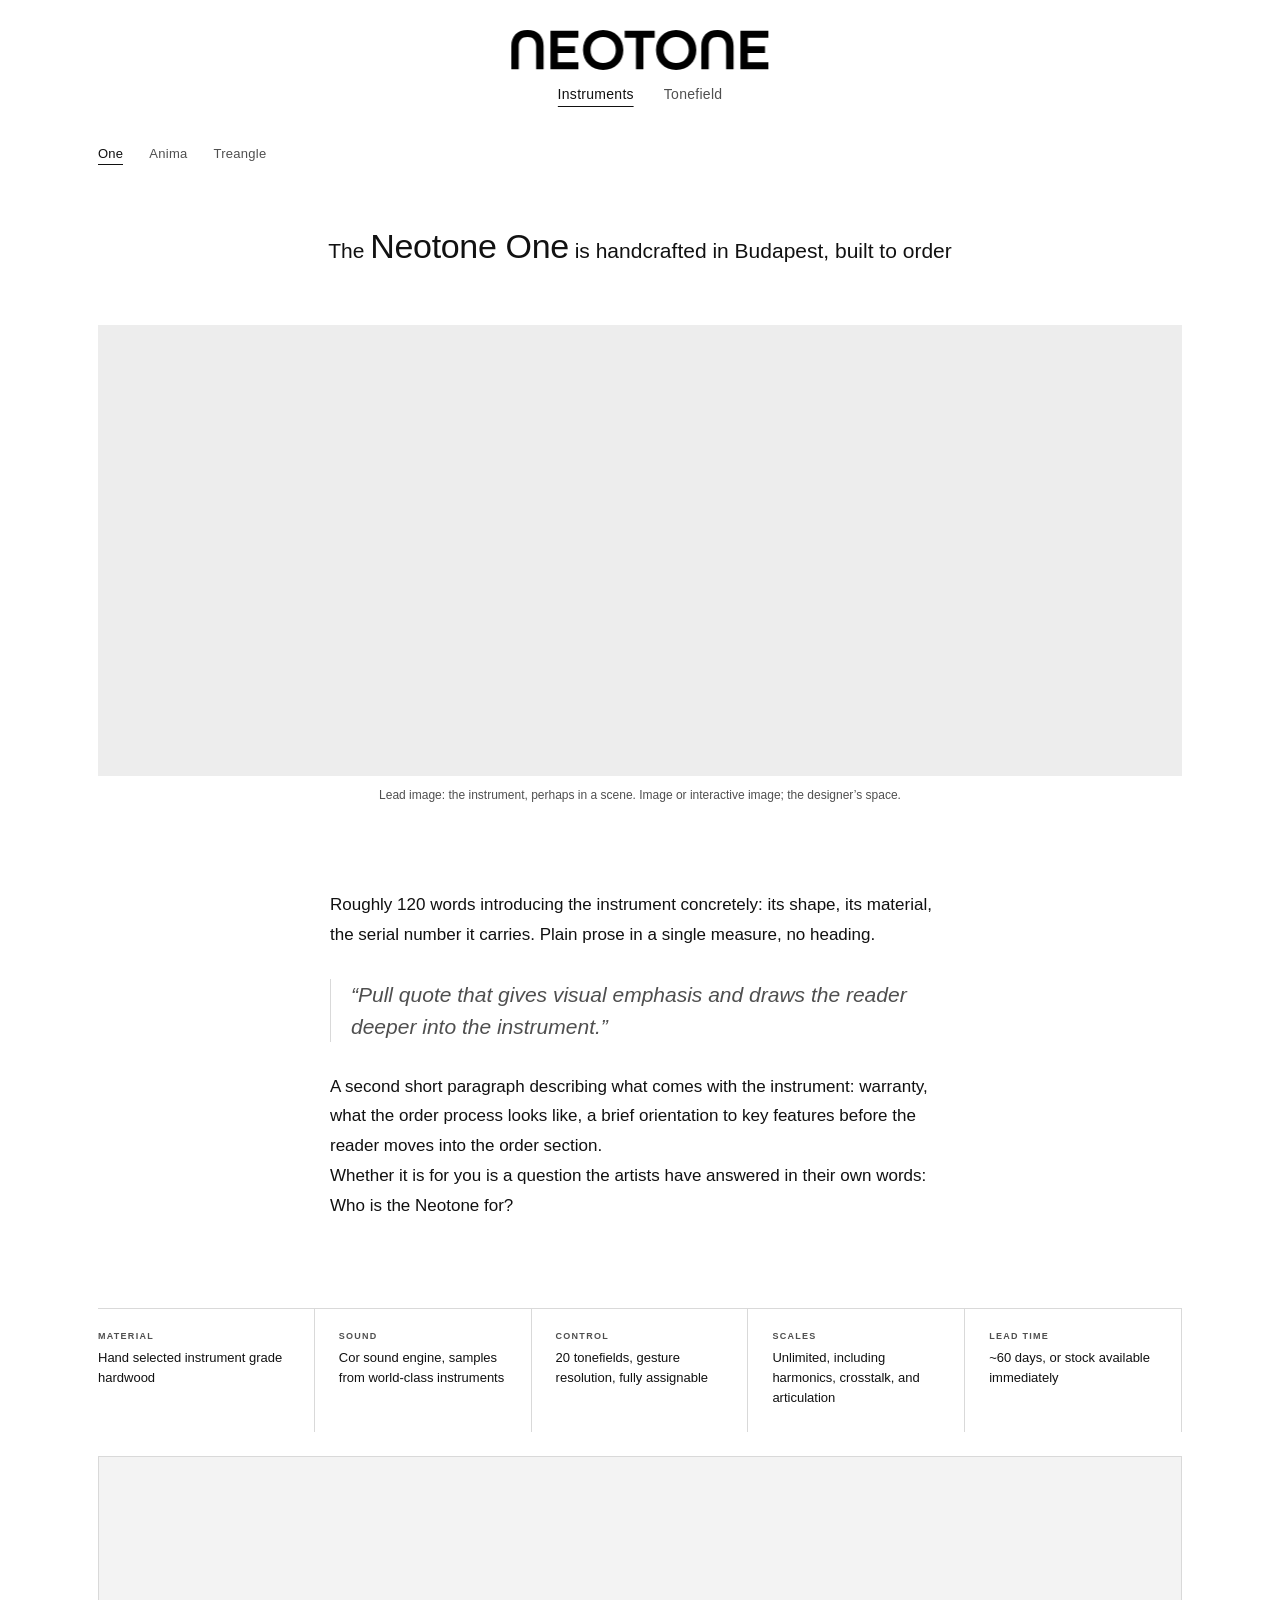
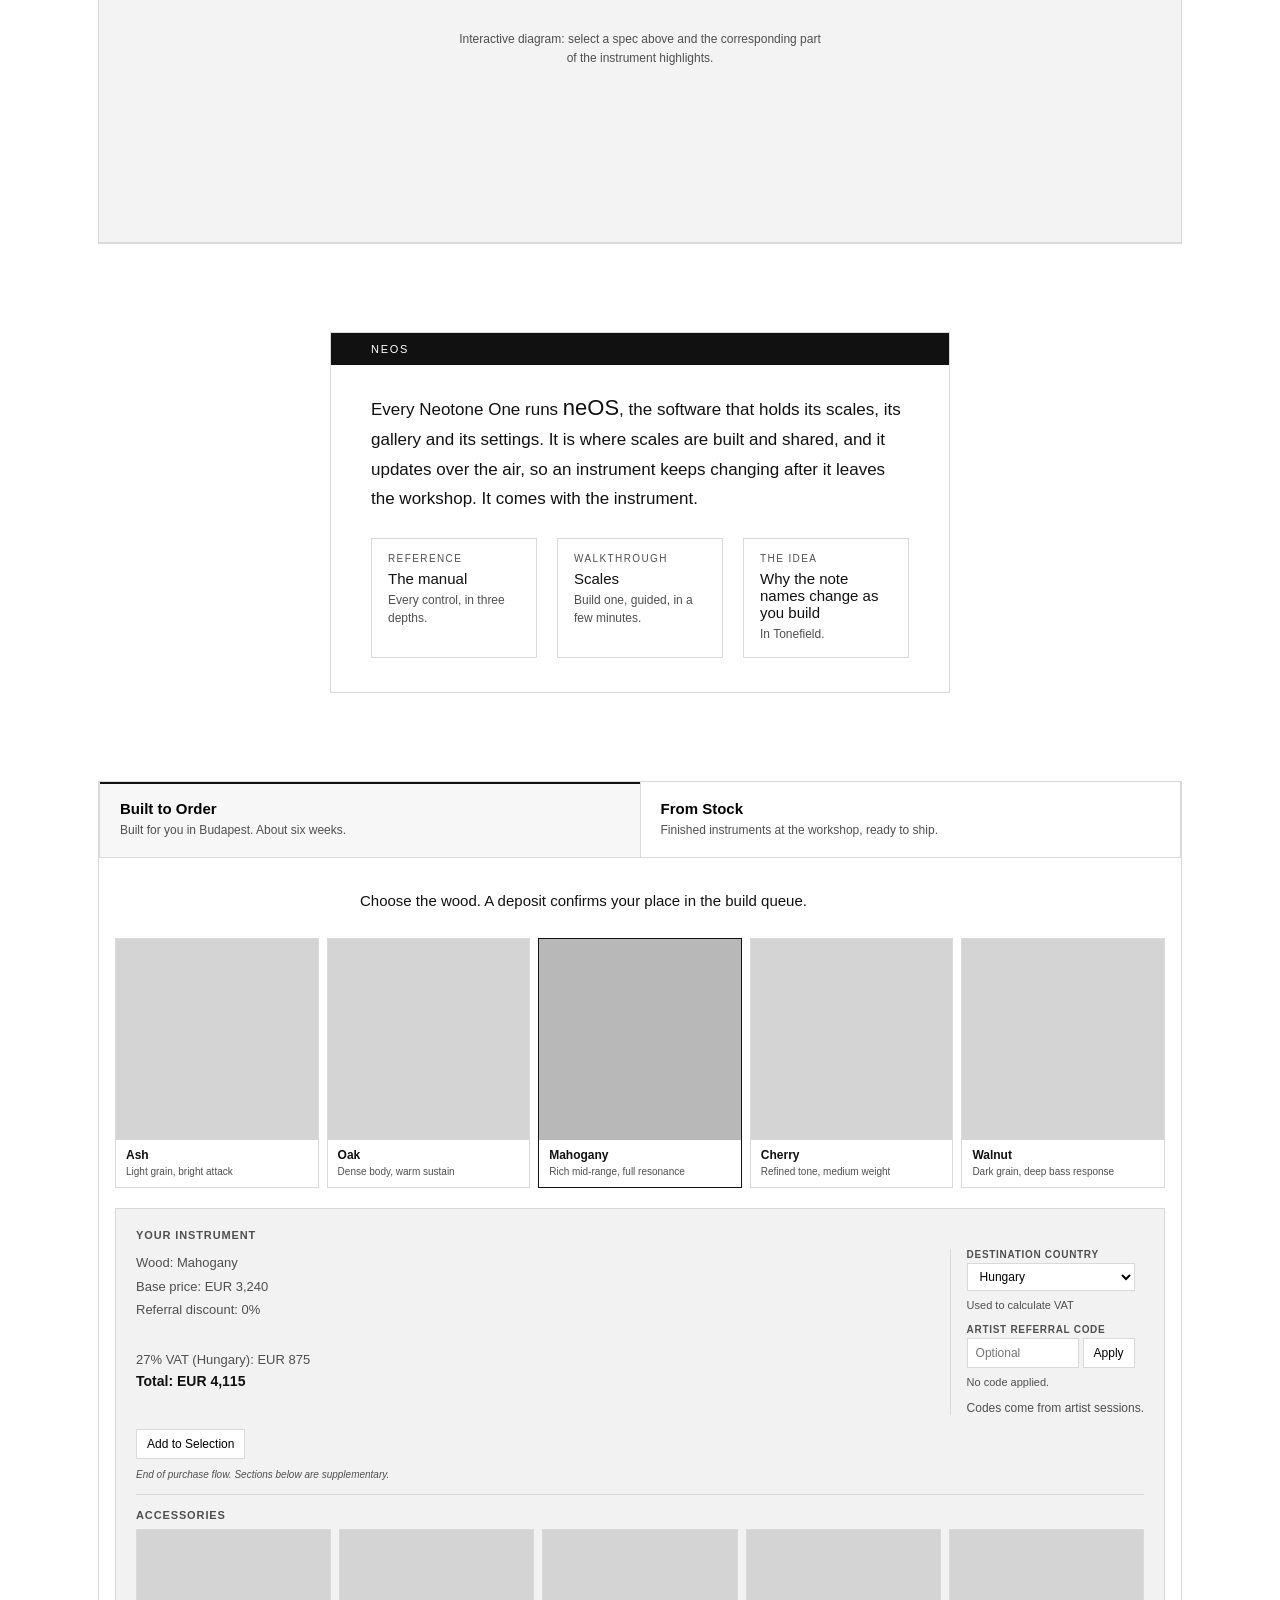
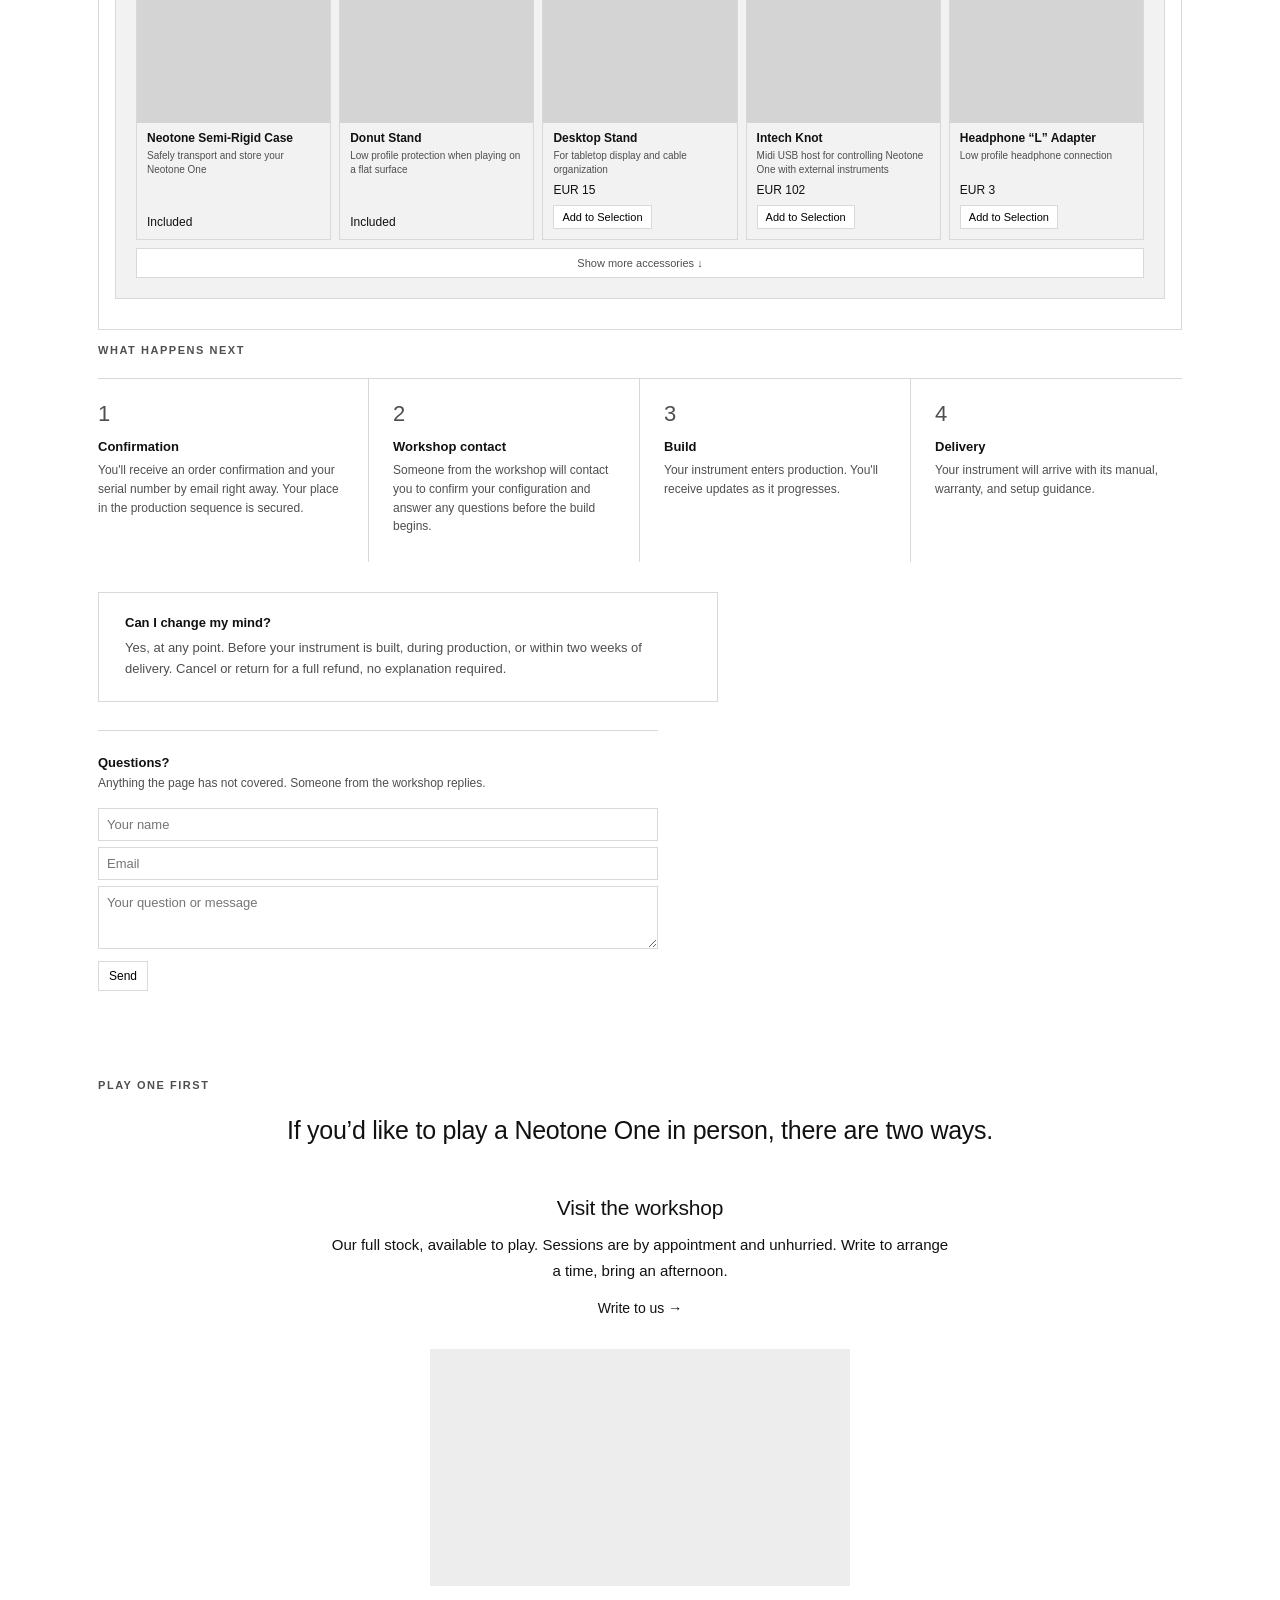
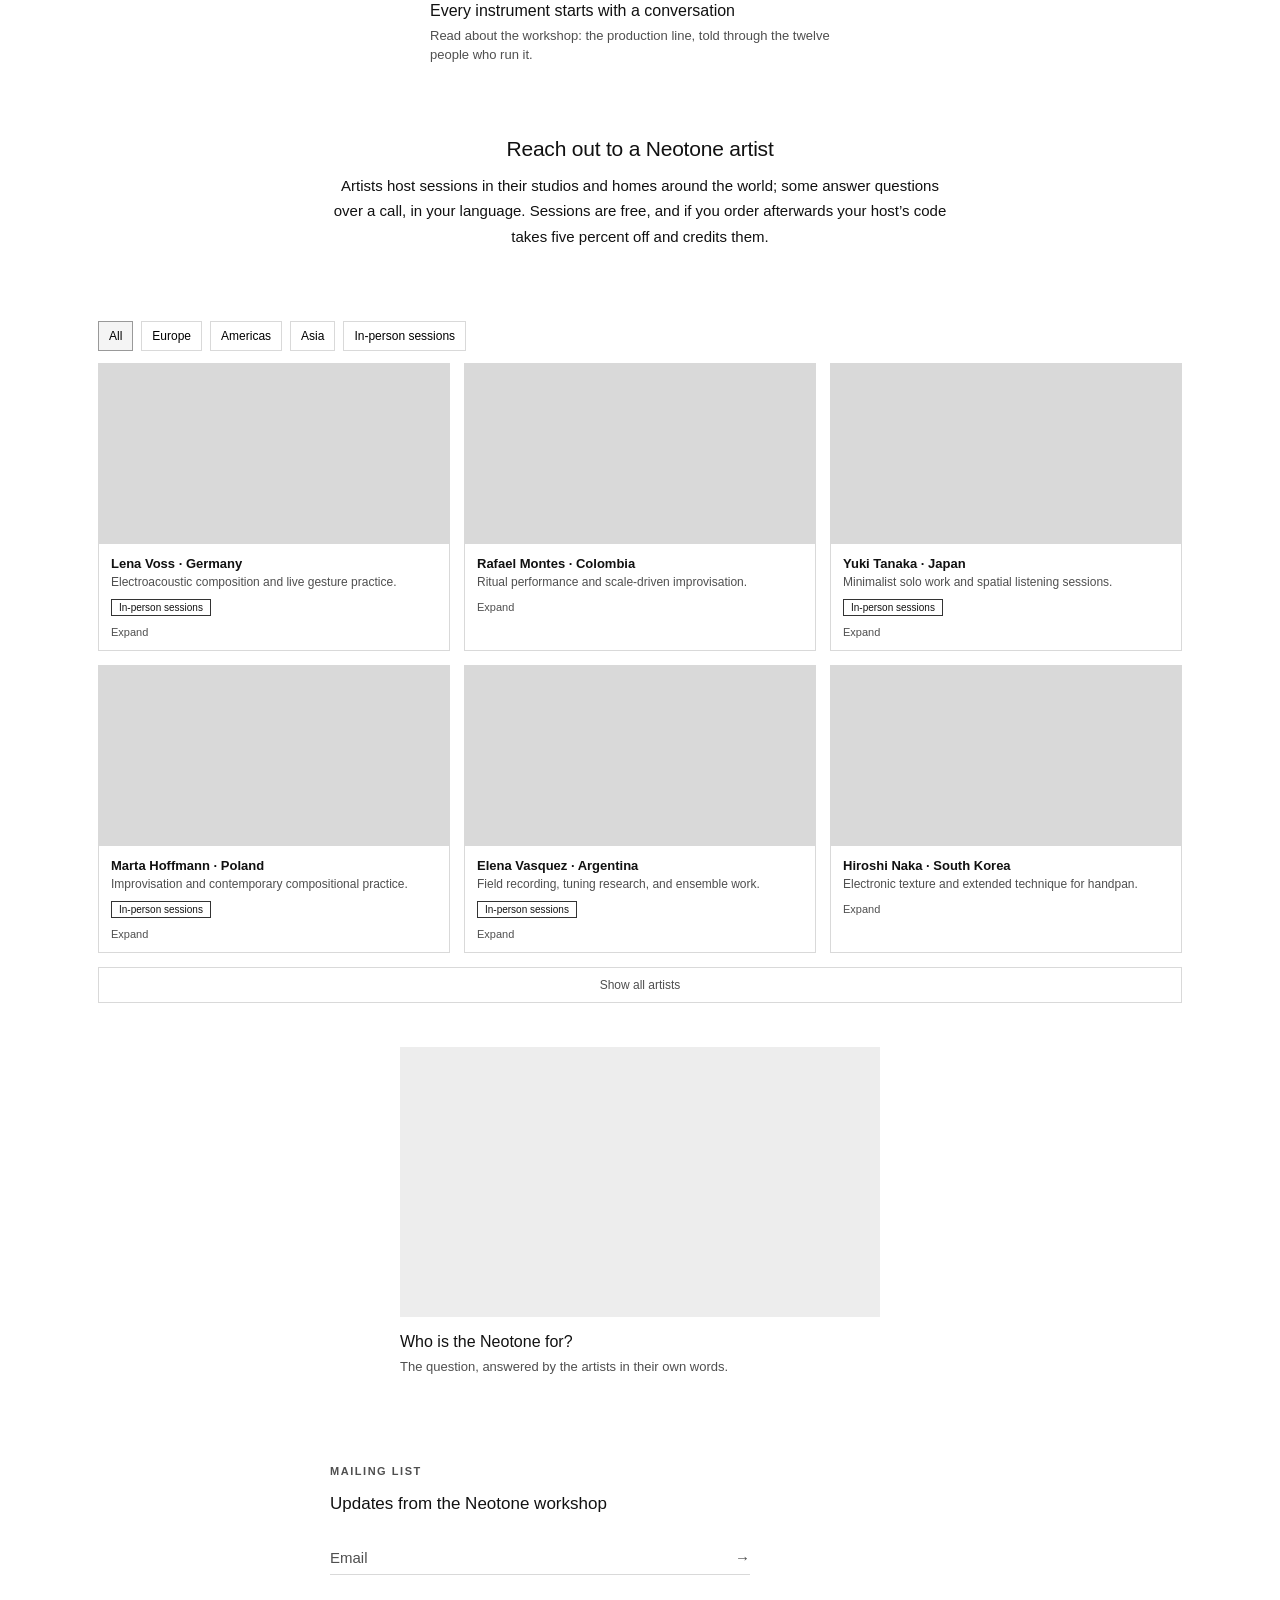
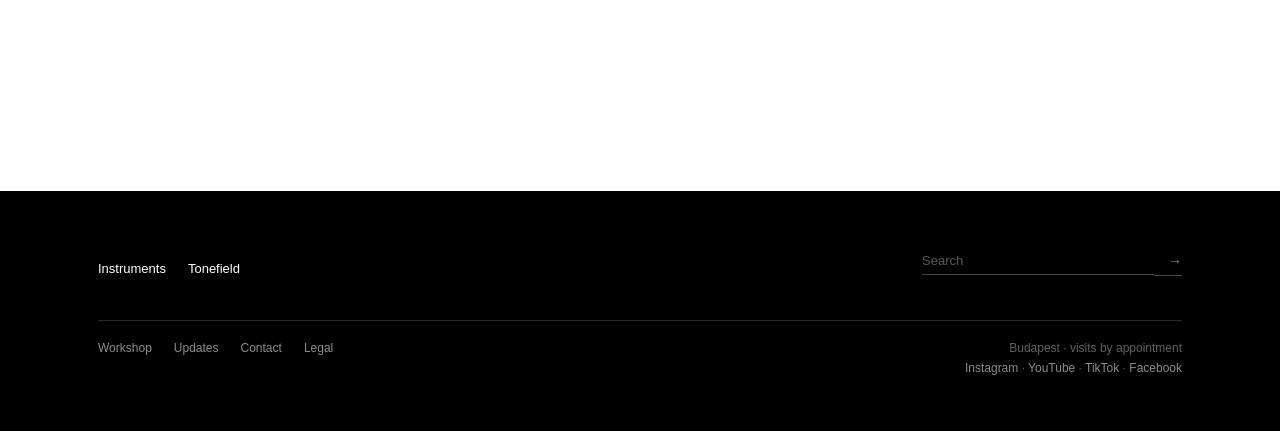
<file: index-v1-desktop.html>
<!DOCTYPE html>
<html lang="en">
<head>
  <meta charset="utf-8">
  <meta name="viewport" content="width=device-width, initial-scale=1">
  <title>One · Neotone</title>
  <style>
    :root { --ink: #111; --line: #d9d9d9; --muted: #4f4f4f; --green: #2a7a2a; --max: 1180px; }

    *, *::before, *::after { box-sizing: border-box; margin: 0; padding: 0; }
    a { color: inherit; text-decoration: none; }

    body { background: #fff; color: var(--ink); font-family: Arial, Helvetica, sans-serif; }

    /* ---- Masthead ----
       Neotone sits above the sections rather than beside them, which is the
       whole point of v3: the company is the umbrella, and Culture, Instrument
       and Craft are what it consists of.

       Two states. At the top of a page the mark is centred with the sections
       beneath it. Once you scroll, the bar collapses to a single row: small
       mark on the left, sections on the right. The sections stay reachable the
       whole way down, which the v2 nav could not do, since scrolling there
       left only the return. */
    /* ---- Masthead ----
       Fixed height, contents positioned absolutely, and every moving value
       driven by scroll position rather than by a timed transition. The bar is
       therefore never mid-animation: where it sits is a function of how far
       down the page you are. */
    nav {
      position: sticky; top: 0; z-index: 10;
      background: #fff;
      height: 118px;
      /* Clipped left, right and top, open at the bottom. The row travels left as
         you scroll and the items behind the current one go to negative x, which
         would otherwise widen the page. overflow: hidden did that job but also
         cut off the Instruments submenu, which hangs below the bar, and CSS
         cannot clip one axis while leaving the other visible. */
      clip-path: inset(0 0 -320px 0);
    }
    .nav-inner {
      position: relative;
      max-width: var(--max); margin: 0 auto; padding: 0 48px;
      height: 100%;
    }

    .masthead {
      position: absolute; left: 50%; top: 30px;
      transform: translateX(-50%);
      transform-origin: left center;
      cursor: pointer;
      will-change: transform, top;
    }
    .masthead img { height: 40px; width: auto; display: block; }

    /* The row keeps its width the whole way down. Rather than folding items out
       of the flow, which changes the width and makes the target move, the row
       slides until the section you are in reaches the boundary. The others
       travel with it and fade out. */
    .sections {
      position: absolute; left: 50%; top: 86px;
      transform: translateX(-50%);
      display: flex; align-items: baseline;
      will-change: transform, top;
    }
    .sections a {
      font-size: 14px; letter-spacing: 0.02em; color: var(--muted);
      cursor: pointer; margin-left: 30px; white-space: nowrap;
      /* No colour transition. Everything in this bar is a function of scroll
         position, and a 200ms ease made the emphasis lag the scroll. */
    }
    .sections a:first-child { margin-left: 0; }


    .sections a:hover { color: var(--ink); }
    /* Emphasis on where you are: ink rather than grey, with a hairline under
       it. Quiet enough to sit in a centred row of three, clear enough to read
       as a position rather than as a hover state. */
    .sections a {
      padding-bottom: 4px;
      border-bottom: 1px solid transparent;
    }
    .sections a.current {
      color: var(--ink);
      border-bottom-color: var(--ink);
    }

    @media (max-width: 980px) {
      .nav-inner { padding: 0 24px; }
      .sections a { margin-left: 20px; }
    }


    /* ---- Page ---- */
    .page { max-width: var(--max); margin: 0 auto; padding: 0 48px 120px; }

    /* ---- Page sections ----
       Real structure at real type scale, holding placeholder words. Nothing here
       is a labelled box describing what will go in it: dropping copy in should
       not require touching layout. Chrome only where it carries information. */
    .sec { margin-bottom: 88px; }
    .sec:last-child { margin-bottom: 0; }


    /* 2 · Specs strip. Hairlines between cells, no outer box: the dividers carry
       the information, the box was only decoration. */
    .specs-strip { display: grid; grid-template-columns: repeat(5, 1fr); border-top: 1px solid var(--line); border-bottom: 1px solid var(--line); }
    .spec-cell { padding: 22px 24px 24px 0; border-right: 1px solid var(--line); }
    .spec-cell:last-child { border-right: none; padding-right: 0; }
    .spec-cell:not(:first-child) { padding-left: 24px; }
    .spec-label {
      display: block; margin-bottom: 7px;
      font-size: 9px; font-weight: 700; text-transform: uppercase;
      letter-spacing: 0.14em; color: var(--muted);
    }
    .spec-value { font-size: 13px; line-height: 1.45; }

    /* 3 · Orientation. One measure of prose, centred, no heading. */
    .editorial { max-width: 620px; margin-left: auto; margin-right: auto; }
    .neos { max-width: 620px; margin-left: auto; margin-right: auto; }
    .neos-text { font-size: 17px; line-height: 1.75; margin: 0; }
    .neos-name { font-size: 22px; line-height: 1; }
    .neos-text a { border-bottom: 1px solid var(--line); }
    .neos-text a:hover { border-bottom-color: var(--ink); }
    .editorial-text { font-size: 17px; line-height: 1.75; margin: 0; }

    /* 5 · Learn more. Depth for the already committed, so it sits after the
       purchase flow. Whole block is the click target, and these open in a new
       tab: their parent is Neotone, and the masthead would otherwise carry
       someone mid-purchase back to culture. */
    .stack { display: grid; grid-template-columns: repeat(3, 1fr); gap: 28px; }
    .stack-two { grid-template-columns: repeat(2, 1fr); max-width: 760px; }
    .stack-card { display: block; cursor: pointer; }
    .stack-img { width: 100%; aspect-ratio: 4 / 3; background: #ededed; margin-bottom: 14px; }
    .stack-kicker {
      display: block; margin-bottom: 7px;
      font-size: 10px; font-weight: 700; text-transform: uppercase;
      letter-spacing: 0.12em; color: var(--muted);
    }
    .stack-title { margin: 0; font-size: 16px; line-height: 1.4; font-weight: 400; }
    .stack-card:hover .stack-title { text-decoration: underline; }

    /* 6 · What happens next, with purchase terms beneath it. */
    .sec-label {
      display: block; margin-bottom: 22px;
      font-size: 11px; font-weight: 700; text-transform: uppercase;
      letter-spacing: 0.14em; color: var(--muted);
    }
    .steps-strip { display: grid; grid-template-columns: repeat(4, 1fr); border-top: 1px solid var(--line); }
    .step-cell { padding: 22px 24px 26px 0; border-right: 1px solid var(--line); }
    .step-cell:last-child { border-right: none; padding-right: 0; }
    .step-cell:not(:first-child) { padding-left: 24px; }
    .step-number { display: block; margin-bottom: 12px; font-size: 22px; color: var(--muted); }
    .step-title { margin: 0 0 7px; font-size: 13px; font-weight: 700; }
    .step-desc { margin: 0; font-size: 12px; line-height: 1.55; color: var(--muted); }
    .terms { margin-top: 30px; max-width: 620px; }
    .terms-q { margin: 0 0 8px; font-size: 13px; font-weight: 700; }
    .terms-a { margin: 0; font-size: 13px; line-height: 1.6; color: var(--muted); }

    /* 7 · Play one first, as a fork. */
    .sec-line {
      margin: 0 auto 48px; max-width: 860px; text-align: center;
      font-size: 25px; font-weight: 400; line-height: 1.4; letter-spacing: -0.01em;
    }
    .way-title { margin: 0 0 12px; font-size: 21px; font-weight: 400; letter-spacing: -0.01em; }
    .way-text { margin: 0 0 16px; font-size: 15px; line-height: 1.7; }
    .path-cta { font-size: 14px; cursor: pointer; }
    .path-cta:hover { text-decoration: underline; }

    @media (max-width: 980px) {
      .opening { padding: 32px 0 40px; font-size: 19px; }
      .opening-name { font-size: 28px; }
      .specs-strip, .steps-strip, .stack { grid-template-columns: 1fr; }
      .spec-cell, .step-cell { border-right: none; border-bottom: 1px solid var(--line); padding-left: 0; }
      .spec-cell:last-child, .step-cell:last-child { border-bottom: none; }
    }

    /* ================================================================
       Purchase machinery, ported from v1/one.html.
       See v1/site-structure.md for the component reference.
       ================================================================ */

    .sans { font-family: Arial, Helvetica, sans-serif; }
    .hidden { display: none; }

    .block { border: 1px solid var(--line); padding: 16px; margin-bottom: 14px; }
    .block-label {
      margin: 0 0 6px; font-size: 11px; font-weight: 700; text-transform: uppercase;
      letter-spacing: 0.08em; color: var(--muted); font-family: Arial, Helvetica, sans-serif;
    }
    .block-desc { margin: 0; font-size: 13px; line-height: 1.5; color: var(--muted); font-family: Arial, Helvetica, sans-serif; }

    .opt {
      border: 1px solid var(--line); background: #fff; padding: 7px 10px;
      font-size: 12px; font-family: Arial, Helvetica, sans-serif; cursor: pointer;
    }
    .opt.active { background: #f4f4f4; border-color: #999; }
    .field {
      width: 100%; border: 1px solid var(--line); padding: 8px; margin-top: 6px;
      font-size: 13px; font-family: Arial, Helvetica, sans-serif;
    }

    /* ---- Order fork ---- */
    .instrument-preview {
      position: relative; width: 100%; height: 300px; background: var(--line);
      display: flex; flex-direction: column; align-items: center; justify-content: center; gap: 6px;
    }
    .instrument-preview-label {
      font-size: 13px; font-weight: 700; font-family: Arial, Helvetica, sans-serif;
      text-transform: uppercase; letter-spacing: 0.1em; color: var(--muted);
    }
    .instrument-preview-caption { font-size: 12px; font-style: italic; color: var(--muted); font-family: Arial, Helvetica, sans-serif; }
    .tabs {
      display: flex;
      border-left: 1px solid var(--line); border-right: 1px solid var(--line); border-bottom: 1px solid var(--line);
      margin-bottom: 14px;
    }
    .tab {
      flex: 1; border: none; border-right: 1px solid var(--line);
      background: #fff; padding: 18px 20px; text-align: left;
      cursor: pointer; font-family: Arial, Helvetica, sans-serif;
    }
    .tab:last-child { border-right: none; }
    .tab.active { background: #f7f7f7; box-shadow: inset 0 2px 0 var(--ink); }
    .tab-title { display: block; font-size: 15px; font-weight: 700; margin-bottom: 4px; }
    .tab-desc { display: block; font-size: 12px; color: var(--muted); line-height: 1.5; }
    .panel { padding: 0; }
    .panel-intro {
      font-size: 15px; line-height: 1.7;
      margin: 0 auto 24px; max-width: 560px; color: var(--ink);
    }

    /* ---- Material cards ---- */
    .material-grid { display: grid; grid-template-columns: repeat(5, 1fr); gap: 8px; margin-bottom: 20px; }
    .material-card { border: 1px solid var(--line); cursor: pointer; }
    .material-card.active { border-color: var(--ink); }
    .material-swatch { width: 100%; aspect-ratio: 1 / 1; background: #d4d4d4; }
    .material-card.active .material-swatch { background: #b8b8b8; }
    .material-card-body { padding: 8px 10px; }
    .material-name { margin: 0 0 3px; font-size: 12px; font-weight: 700; font-family: Arial, Helvetica, sans-serif; }
    .material-note { margin: 0; font-size: 10px; color: var(--muted); line-height: 1.4; font-family: Arial, Helvetica, sans-serif; }

    /* ---- Stock cards ---- */
    .stock-grid { display: grid; grid-template-columns: repeat(3, 1fr); gap: 8px; margin-bottom: 8px; }
    .stock-card { border: 1px solid var(--line); cursor: pointer; }
    .stock-card.selected { border-color: var(--ink); }
    .stock-card img { width: 100%; height: 160px; object-fit: cover; display: block; }
    .stock-card-body { padding: 10px 12px; }
    .stock-card-serial {
      display: block; font-size: 9px; font-weight: 700;
      text-transform: uppercase; letter-spacing: 0.1em; color: var(--muted); margin-bottom: 4px;
      font-family: Arial, Helvetica, sans-serif;
    }
    .stock-card-wood { margin: 0 0 2px; font-size: 14px; }
    .stock-card-price { display: block; font-size: 12px; color: var(--muted); margin-bottom: 8px; font-family: Arial, Helvetica, sans-serif; }
    .stock-card-note { margin: 0; font-size: 11px; color: var(--muted); line-height: 1.5; font-style: italic; font-family: Arial, Helvetica, sans-serif; }
    .bstock-badge {
      display: inline-block; border: 1px solid #aaa; padding: 1px 6px;
      font-size: 10px; color: #555; margin-left: 4px; vertical-align: middle;
      font-family: Arial, Helvetica, sans-serif;
    }

    /* ---- Empty stock state ---- */
    .stock-empty {
      border: 1px solid var(--line); min-height: 200px;
      display: flex; flex-direction: column; align-items: center; justify-content: center;
      gap: 8px; margin-bottom: 8px; padding: 32px;
    }
    .stock-empty-head { font-size: 16px; font-style: italic; color: var(--muted); margin: 0; }
    .stock-empty-body { font-size: 12px; color: var(--muted); text-align: center; line-height: 1.6; margin: 0; font-family: Arial, Helvetica, sans-serif; }
    .wf-toggle { font-size: 11px; font-style: italic; color: var(--muted); cursor: pointer; background: none; border: none; padding: 0; margin-bottom: 20px; font-family: Arial, Helvetica, sans-serif; }
    .wf-toggle:hover { text-decoration: underline; }

    /* ---- Instrument summary ---- */
    .summary-block { background: #f2f2f2; padding: 20px; margin-bottom: 14px; border: 1px solid var(--line); }
    .summary-layout { display: grid; grid-template-columns: 1fr auto; grid-template-areas: "pre controls" "post controls"; gap: 0 24px; margin-top: 8px; align-items: start; }
    .sum-pre { grid-area: pre; }
    .sum-controls { grid-area: controls; border-left: 1px solid var(--line); padding-left: 16px; }
    .sum-post { grid-area: post; }
    .ctrl-row { display: flex; flex-direction: column; gap: 3px; margin-bottom: 10px; }
    .ctrl-row:last-child { margin-bottom: 0; }
    .ctrl-label { font-size: 10px; font-weight: 700; text-transform: uppercase; letter-spacing: 0.07em; color: var(--muted); font-family: Arial, Helvetica, sans-serif; }
    .ctrl-row select { width: 168px; border: 1px solid var(--line); padding: 5px 8px; font-size: 12px; font-family: Arial, Helvetica, sans-serif; background: #fff; cursor: pointer; }
    .ctrl-input-row { display: flex; gap: 4px; width: 168px; }
    .ctrl-input-row input { flex: 1; min-width: 0; border: 1px solid var(--line); padding: 5px 8px; font-size: 12px; font-family: Arial, Helvetica, sans-serif; }
    .summary-total { font-size: 14px; color: var(--ink); font-family: Arial, Helvetica, sans-serif; margin: 6px 0 0; }
    .summary-bookend-note {
      display: block; font-size: 10px; font-style: italic; color: var(--muted);
      font-family: Arial, Helvetica, sans-serif; margin-top: 10px;
    }

    /* ---- Accessories ---- */
    .acc-section { margin-top: 14px; padding-top: 14px; border-top: 1px solid var(--line); }
    .acc-grid { display: grid; grid-template-columns: repeat(5, 1fr); gap: 8px; margin-top: 8px; }
    .acc-card { border: 1px solid var(--line); display: flex; flex-direction: column; }
    .acc-card.acc-extra { display: none; }
    .acc-grid.acc-expanded .acc-card.acc-extra { display: flex; }
    .acc-swatch { width: 100%; aspect-ratio: 1; background: #d4d4d4; }
    .acc-body { padding: 8px 10px 10px; display: flex; flex-direction: column; flex: 1; }
    .acc-name { margin: 0 0 4px; font-size: 12px; font-weight: 700; font-family: Arial, Helvetica, sans-serif; }
    .acc-desc { margin: 0 0 6px; font-size: 10px; color: var(--muted); line-height: 1.4; font-family: Arial, Helvetica, sans-serif; flex: 1; }
    .acc-price { margin: 0 0 8px; font-size: 12px; font-family: Arial, Helvetica, sans-serif; }
    .acc-included { margin: 0; font-size: 12px; font-family: Arial, Helvetica, sans-serif; }
    .acc-btn { font-size: 11px; padding: 5px 8px; margin-top: auto; align-self: flex-start; }
    .acc-show-btn { display: block; width: 100%; margin-top: 8px; padding: 8px; border: 1px solid var(--line); background: #fff; text-align: center; font-size: 11px; font-family: Arial, Helvetica, sans-serif; cursor: pointer; color: var(--muted); }
    .acc-show-btn:hover { border-color: #aaa; color: var(--ink); }

    /* ---- Email capture / questions ---- */
    .email-row { display: flex; gap: 8px; align-items: center; margin-top: 8px; flex-wrap: wrap; }
    .email-row input[type="email"] {
      padding: 7px 12px; border: 1px solid var(--line); font-size: 13px;
      font-family: Arial, Helvetica, sans-serif; width: 220px;
    }
    .subscribe-btn {
      padding: 7px 16px; background: var(--ink); color: #fff; border: none;
      font-size: 12px; font-family: Arial, Helvetica, sans-serif; font-weight: 600;
      letter-spacing: 0.04em; cursor: pointer;
    }
    .talk-block { border: 1px dashed #aaa; padding: 14px; margin-bottom: 14px; }

    @media (max-width: 980px) {
      .material-grid, .acc-grid { grid-template-columns: repeat(2, 1fr); }
      .acc-card.acc-fifth { display: none; }
      .acc-grid.acc-expanded .acc-card.acc-fifth { display: flex; }
      .stock-grid { grid-template-columns: 1fr 1fr; }
      .summary-layout { grid-template-columns: 1fr; grid-template-areas: "pre" "controls" "post"; }
      .sum-controls { border-left: none; padding-left: 0; border-top: 1px solid var(--line); padding-top: 12px; margin: 10px 0; }
      .sel-panel { width: 100%; }
    }

    /* ---- Selection Panel (ported from v1) ---- */
    .sel-overlay {
      position: fixed; inset: 0; background: rgba(0,0,0,0.12);
      z-index: 100; display: none;
    }
    .sel-overlay.open { display: block; }
    .sel-panel {
      position: fixed; top: 0; right: 0; height: 100vh; width: 360px;
      background: #fff; border-left: 1px solid var(--line);
      z-index: 101; transform: translateX(100%); transition: transform 0.18s ease;
      display: flex; flex-direction: column;
    }
    .sel-panel.open { transform: translateX(0); }
    .sel-header {
      padding: 16px; border-bottom: 1px solid var(--line);
      display: flex; justify-content: space-between; align-items: center;
    }
    .sel-heading {
      font-size: 11px; font-weight: 700; text-transform: uppercase;
      letter-spacing: 0.08em; margin: 0;
    }
    .sel-close {
      background: none; border: none; cursor: pointer;
      font-size: 11px; color: var(--muted); padding: 0;
    }
    .sel-close:hover { color: var(--ink); }
    .sel-body { flex: 1; overflow-y: auto; padding: 16px; }
    .sel-empty { color: var(--muted); font-size: 13px; margin: 0; }
    .sel-body .sel-item {
      border: 1px solid var(--line); padding: 12px; margin-bottom: 8px;
      display: flex; justify-content: space-between; align-items: flex-start; gap: 12px;
    }
    .sel-item-info { flex: 1; }
    .sel-item-name { margin: 0 0 3px; font-size: 13px; font-weight: 400; }
    .sel-item-detail { margin: 0 0 5px; font-size: 11px; color: var(--muted); }
    .sel-item-price { margin: 0; font-size: 12px; }
    .sel-remove {
      background: none; border: none; cursor: pointer; padding: 0;
      font-size: 11px; color: var(--muted); white-space: nowrap;
    }
    .sel-remove:hover { text-decoration: underline; color: var(--ink); }
    .sel-footer { padding: 16px; border-top: 1px solid var(--line); }
    .sel-cta {
      display: block; width: 100%; padding: 10px; background: var(--ink); color: #fff;
      border: none; font-size: 12px; font-weight: 600; letter-spacing: 0.04em; cursor: pointer;
    }
    .sel-cta:disabled { background: var(--line); color: var(--muted); cursor: default; }
    .sel-total {
      display: flex; justify-content: space-between; align-items: center;
      padding-bottom: 12px; margin-bottom: 12px; border-bottom: 1px solid var(--line);
      font-size: 12px;
    }
    .sel-save-row { display: flex; gap: 6px; margin-bottom: 10px; }
    .sel-save-row input[type="email"] { flex: 1; border: 1px solid var(--line); padding: 6px 8px; font-size: 11px; font-family: inherit; }
    .sel-save-btn { border: 1px solid var(--line); background: #fff; padding: 6px 10px; font-size: 11px; font-family: inherit; cursor: pointer; white-space: nowrap; }
    .sel-save-label { font-size: 10px; color: var(--muted); margin: 0 0 5px; }
    .subscribe-confirm { display: none; font-size: 11px; font-style: italic; color: var(--green); }

    /* ---- Footer ----
       Two quiet bands: sections + search, then utility + place. No column
       headings, no dividers beyond a single hairline. Wraps rather than
       needing breakpoints. */
    .site-footer { background: #000; color: #fff; margin-top: 96px; }
    .footer-inner { max-width: var(--max); margin: 0 auto; padding: 56px 48px; }

    /* Top band restates the structure and holds search. The sections repeat the
       bar deliberately: at the bottom of a page a reader is deciding what is
       next, and a list of where they can go is useful even though the same list
       is above. They also give search a left side, so it can sit right at its
       own size rather than spanning the measure. */
    .footer-top {
      display: flex; align-items: flex-end; justify-content: space-between;
      gap: 32px; flex-wrap: wrap;
    }
    .footer-sections { display: flex; align-items: baseline; gap: 22px; flex-wrap: wrap; }
    .footer-sections a {
      font-size: 13px; color: #fff; text-decoration: none; cursor: pointer;
      font-family: Arial, Helvetica, sans-serif;
    }
    .footer-sections a:hover { opacity: 0.55; }

    .footer-search { display: flex; align-items: center; width: 260px; max-width: 100%; }
    .footer-search input {
      flex: 1; min-width: 0; background: none; color: #fff;
      border: none; border-bottom: 1px solid rgba(255,255,255,0.28);
      padding: 6px 0; font-size: 13px; font-family: inherit;
    }
    .footer-search input::placeholder { color: rgba(255,255,255,0.35); }
    .footer-search input:focus { outline: none; border-bottom-color: rgba(255,255,255,0.7); }
    .footer-search button {
      background: none; border: none; border-bottom: 1px solid rgba(255,255,255,0.28);
      color: rgba(255,255,255,0.55); padding: 6px 0 6px 14px;
      font-size: 14px; font-family: inherit; cursor: pointer;
    }
    .footer-search button:hover { color: #fff; }

    .footer-band {
      display: flex; align-items: flex-start; justify-content: space-between;
      gap: 20px 32px; flex-wrap: wrap;
      margin-top: 44px; padding-top: 20px;
      border-top: 1px solid rgba(255,255,255,0.15);
    }

    .footer-utility { display: flex; flex-wrap: wrap; gap: 8px 22px; }
    .footer-utility a { font-size: 12px; color: rgba(255,255,255,0.55); text-decoration: none; cursor: pointer; font-family: Arial, Helvetica, sans-serif; }
    .footer-utility a:hover { color: #fff; }

    .footer-place { display: flex; flex-direction: column; align-items: flex-start; gap: 6px; }
    @media (min-width: 981px) { .footer-place { align-items: flex-end; text-align: right; } }
    .footer-meta { margin: 0; font-size: 12px; color: rgba(255,255,255,0.38); font-family: Arial, Helvetica, sans-serif; }
    .footer-social a { color: rgba(255,255,255,0.55); cursor: pointer; }
    .footer-social a:hover { color: #fff; }


    /* ---- Instrument row ----
       The instruments, named, at the top of every instrument page. This is the
       page doing the job the nav should not: the nav says Instruments, the page
       says which. Selection sits at the right end, on these pages only, because
       purchase happens here. */
    .instrument-row {
      max-width: var(--max); margin: 0 auto; padding: 28px 48px 0;
      display: flex; align-items: baseline; justify-content: space-between;
    }
    .instrument-row .names { display: flex; align-items: baseline; gap: 26px; }
    .instrument-row .names a {
      font-size: 13px; letter-spacing: 0.02em; color: var(--muted);
      padding-bottom: 3px; border-bottom: 1px solid transparent;
    }
    .instrument-row .names a:hover { color: var(--ink); }
    .instrument-row .names a.current { color: var(--ink); border-bottom-color: var(--ink); }
    /* Selection, in the nav row at the right, level with the section names.
       Only when the selection is non-empty, only on pages where purchase
       happens. Stays through the collapse. */
    /* Quieter than the section names: smaller, grey, no underline. The
       underline means "you are here", and Selection is not a place. It is a
       utility that happens to share the row. */
    .sel-nav {
      position: absolute; right: 48px; top: 88px;
      font-size: 12px; letter-spacing: 0.03em; color: var(--muted);
      background: none; border: none; padding: 0; cursor: pointer;
      font-family: inherit;
      opacity: 0; pointer-events: none; will-change: top;
    }
    .sel-nav:hover { color: var(--ink); }
    .sel-nav.visible { opacity: 1; pointer-events: auto; }
    .sel-count { margin-left: 5px; }
    @media (max-width: 980px) { .instrument-row { padding: 20px 24px 0; } }

    /* ---- Page opening ----
       Every page opens with one centred statement of what it is for, with the
       section's own name inside that sentence rather than above it as a
       heading. The nav already names the page, so a headline only repeats it.
       Same gesture on every page, so the whole site reads as written. */
    /* Entry fade sits on the wrapper, not the heading. The animation uses
       fill: both, so its final opacity keeps applying and would override the
       scroll fade below. Two elements, two opacities, composed by the browser. */
    .opening-wrap { animation: opening-in 760ms ease 140ms both; }
    @keyframes opening-in {
      from { opacity: 0; }
      to   { opacity: 1; }
    }
    .opening {
      max-width: 720px; margin-left: auto; margin-right: auto;
      padding: 64px 0 56px; text-align: center;
      font-size: 21px; font-weight: 400; line-height: 1.7; color: var(--ink);
    }
    .opening-name { font-size: 34px; line-height: 1; letter-spacing: -0.01em; white-space: nowrap; }
    @media (prefers-reduced-motion: reduce) {
      .opening-wrap { animation: none; }
    }
    .editorial-pull {
      margin: 1.4em 0; padding-left: 1.25rem;
      border-left: 1px solid var(--line);
      font-size: 21px; font-style: italic; line-height: 1.5; color: var(--muted);
    }
    .sec.neos { border: 1px solid var(--line); padding: 0; }
    .neos-bar {
      background: var(--ink); color: #fff; padding: 10px 40px;
      font-size: 11px; letter-spacing: 0.16em; text-transform: uppercase;
      font-family: Arial, Helvetica, sans-serif;
    }
    .neos-body { padding: 30px 40px 34px; }
    .neos-links { margin-top: 20px; display: flex; gap: 28px; flex-wrap: wrap; }
    .ref-note { margin: 8px 0 0; font-size: 12px; color: var(--muted); font-family: Arial, Helvetica, sans-serif; }
    .ref-note a { border-bottom: 1px solid var(--line); }
    .ref-note a:hover { color: var(--ink); border-bottom-color: var(--ink); }
    .network { margin-top: 44px; }
    .artists-grid { display: grid; grid-template-columns: repeat(3, 1fr); gap: 14px; }
    .artist-card { border: 1px solid var(--line); display: flex; flex-direction: column; }
    .artist-img { width: 100%; height: 180px; background: var(--line); flex-shrink: 0; }
    .artist-card-body { padding: 12px; flex: 1; }
    .artist-name { margin: 0 0 3px; font-size: 13px; font-weight: 700; font-family: Arial, Helvetica, sans-serif; }
    .artist-desc { margin: 0 0 6px; font-size: 12px; color: var(--muted); font-family: Arial, Helvetica, sans-serif; line-height: 1.4; }
    .session-status {
      display: inline-block; font-size: 10px; font-family: Arial, Helvetica, sans-serif;
      padding: 2px 7px; border: 1px solid var(--line);
    }
    .session-status.available { border-color: #333; }
    .session-status.unavailable { color: #aaa; }
    .artist-expand {
      display: block; text-align: right; margin-top: 10px;
      font-size: 11px; font-family: Arial, Helvetica, sans-serif;
      cursor: pointer; background: none; border: none; padding: 0; color: var(--muted);
    }
    .artist-expand:hover { text-decoration: underline; }
    .artist-detail { padding: 0 12px 12px; display: none; border-top: 1px solid var(--line); margin-top: 10px; }
    .artist-detail.open { display: block; }
    .artist-links { margin-top: 8px; display: flex; gap: 8px; flex-wrap: wrap; }
    .artist-link-btn {
      border: 1px solid var(--line); background: #fff; padding: 5px 9px;
      font-size: 11px; font-family: Arial, Helvetica, sans-serif; cursor: pointer;
    }
    .opt-row { display: flex; flex-wrap: wrap; gap: 8px; margin-bottom: 12px; }
    .artist-extra { display: none; }
    .show-all-btn {
      display: block; width: 100%; margin-top: 14px; padding: 10px;
      border: 1px solid var(--line); background: #fff; text-align: center;
      font-size: 12px; font-family: Arial, Helvetica, sans-serif;
      cursor: pointer; color: var(--muted);
    }
    .show-all-btn:hover { border-color: #aaa; color: var(--ink); }
    .subscribe { max-width: 620px; margin: 0 auto; }
    .subscribe-label {
      display: block; margin-bottom: 12px;
      font-size: 11px; font-weight: 700; text-transform: uppercase;
      letter-spacing: 0.14em; color: var(--muted);
    }
    .subscribe p { margin: 0 0 22px; font-size: 17px; line-height: 1.75; }
    .subscribe-archive { color: var(--muted); border-bottom: 1px solid var(--line); }
    .subscribe-archive:hover { color: var(--ink); border-bottom-color: var(--ink); }
    .subscribe-form { display: flex; align-items: center; max-width: 420px; }
    .subscribe-form input {
      flex: 1; min-width: 0; background: none; color: var(--ink);
      border: none; border-bottom: 1px solid var(--line);
      padding: 8px 0; font-size: 15px; font-family: inherit;
    }
    .subscribe-form input::placeholder { color: var(--muted); }
    .subscribe-form input:focus { outline: none; border-bottom-color: var(--ink); }
    .subscribe-form button {
      background: none; border: none; border-bottom: 1px solid var(--line);
      color: var(--muted); padding: 8px 0 8px 16px;
      font-size: 15px; font-family: inherit; cursor: pointer;
    }
    .subscribe-form button:hover { color: var(--ink); }
    @media (max-width: 980px) { .artists-grid { grid-template-columns: 1fr; } .sec.neos { padding: 24px 20px; } }
    .piece-media { margin: 0 0 88px; }
    .lead-box { width: 100%; aspect-ratio: 2.4 / 1; background: #ededed; }
    .diagram-caption { max-width: 860px; margin: 12px auto 0; font-size: 12px; color: var(--muted); font-family: Arial, Helvetica, sans-serif; text-align: center; }
    .neos-doors { margin-top: 24px; display: grid; grid-template-columns: repeat(3, 1fr); gap: 20px; }
    .neos-door { display: block; border: 1px solid var(--line); padding: 14px 16px; }
    .neos-door:hover .door-title { text-decoration: underline; }
    .door-kind { display: block; font-size: 10px; letter-spacing: 0.14em; text-transform: uppercase; color: var(--muted); font-family: Arial, Helvetica, sans-serif; margin-bottom: 6px; }
    .door-title { display: block; font-size: 15px; margin-bottom: 4px; }
    .door-desc { display: block; font-size: 12px; color: var(--muted); font-family: Arial, Helvetica, sans-serif; line-height: 1.5; }
    .q-block { margin-top: 28px; padding-top: 24px; border-top: 1px solid var(--line); max-width: 560px; }
    .q-label { margin: 0 0 6px; font-size: 13px; font-weight: 700; font-family: Arial, Helvetica, sans-serif; }
    .q-desc { margin: 0 0 12px; font-size: 12px; color: var(--muted); font-family: Arial, Helvetica, sans-serif; }
    .card-single { max-width: 480px; margin: 44px auto 0; }
    .card-single .stack-img { aspect-ratio: 16 / 9; }
    .stack-desc { margin: 4px 0 0; font-size: 13px; color: var(--muted); font-family: Arial, Helvetica, sans-serif; line-height: 1.5; }
    .spec-cell { cursor: pointer; }
    .spec-cell.active { outline: 1px solid var(--ink); outline-offset: -1px; }
    .spec-diagram-box {
      grid-column: 1 / -1; width: 100%; margin-top: 24px; aspect-ratio: 2.8 / 1;
      background: #f3f3f3; border: 1px solid var(--line);
      display: flex; align-items: center; justify-content: center;
    }
    .spec-diagram-note { max-width: 420px; padding: 0 24px; font-size: 12px; color: var(--muted); font-family: Arial, Helvetica, sans-serif; text-align: center; line-height: 1.6; }
    .path-card { display: block; margin-top: 24px; max-width: 420px; }
    .path-card .stack-img { aspect-ratio: 16 / 9; }
    .way { max-width: 620px; margin: 0 auto 72px; text-align: center; }
    .way:last-of-type { margin-bottom: 0; }
    .way .path-card { margin: 32px auto 0; text-align: left; }
    .terms-box { border: 1px solid var(--line); padding: 22px 26px; max-width: 620px; }
  </style>
</head>
<body>

  <nav>
    <div class="nav-inner">
      <div class="masthead" role="presentation"><img src="media/wordmark/neotone.svg" alt="Neotone"></div>
      <div class="sections">
        <a href="index.html" data-section="instruments">Instruments</a>
        <a href="tonefield.html" data-section="tonefield">Tonefield</a>
      </div>
      <button class="sel-nav" id="sel-nav" onclick="openSelectionPanel()">Selection<span class="sel-count" id="sel-count"></span></button>
    </div>
  </nav>

  <div class="instrument-row">
    <div class="names" role="navigation" aria-label="Instruments">
      <a href="index.html" class="current">One</a>
      <a href="anima.html">Anima</a>
      <a href="treangle.html">Treangle</a>
    </div>
  </div>


  <main class="page">

    <!-- 1 · Opening -->
    <div class="opening-wrap">
    <h1 class="opening">The <span class="opening-name">Neotone One</span> is handcrafted in Budapest, built to order</h1>
    <!-- Lead media, grid width, as a piece opens. The page never showed the
         object before asking for the order. -->
    <figure class="piece-media">
      <div class="lead-box"></div>
      <figcaption class="diagram-caption">Lead image: the instrument, perhaps in a scene. Image or interactive image; the designer&rsquo;s space.</figcaption>
    </figure>
    </div>

    <!-- 2 · Orientation -->
    <section class="sec editorial">
      <p class="editorial-text">Roughly 120 words introducing the instrument concretely: its shape, its material, the serial number it carries. Plain prose in a single measure, no heading.</p>
      <p class="editorial-pull">&ldquo;Pull quote that gives visual emphasis and draws the reader deeper into the instrument.&rdquo;</p>
      <p class="editorial-text">A second short paragraph describing what comes with the instrument: warranty, what the order process looks like, a brief orientation to key features before the reader moves into the order section.</p>
      <p class="editorial-text">Whether it is for you is a question the artists have answered in their own words: <a href="#" onclick="pieceLink(event)">Who is the Neotone for?</a></p>
    </section>

    <!-- 3 · Specs strip -->
    <section class="sec specs-strip">
      <div class="spec-cell" onclick="specFocus(this, 'Material')">
        <span class="spec-label">Material</span>
        <span class="spec-value">Hand selected instrument grade hardwood</span>
      </div>
      <div class="spec-cell" onclick="specFocus(this, 'Sound')">
        <span class="spec-label">Sound</span>
        <span class="spec-value">Cor sound engine, samples from world-class instruments</span>
      </div>
      <div class="spec-cell" onclick="specFocus(this, 'Control')">
        <span class="spec-label">Control</span>
        <span class="spec-value">20 tonefields, gesture resolution, fully assignable</span>
      </div>
      <div class="spec-cell" onclick="specFocus(this, 'Scales')">
        <span class="spec-label">Scales</span>
        <span class="spec-value">Unlimited, including harmonics, crosstalk, and articulation</span>
      </div>
      <div class="spec-cell" onclick="specFocus(this, 'Lead time')">
        <span class="spec-label">Lead time</span>
        <span class="spec-value">~60 days, or stock available immediately</span>
      </div>
      <div class="spec-diagram-box"><span class="spec-diagram-note" id="spec-diagram-caption">Interactive diagram: select a spec above and the corresponding part of the instrument highlights.</span></div>
    </section>

    <!-- 3b · neOS. The software is part of the instrument today, so it is
         named here, on the instrument, rather than given a place in the nav.
         The day it ships on its own it becomes a product, and Instruments gets a
         sibling called Software. Until then this block is where a reader learns
         the name. -->
    <section class="sec neos">
      <div class="neos-bar">neOS</div>
      <div class="neos-body">
        <p class="neos-text">Every Neotone One runs <span class="neos-name">neOS</span>, the software that holds its scales, its gallery and its settings. It is where scales are built and shared, and it updates over the air, so an instrument keeps changing after it leaves the workshop. It comes with the instrument.</p>
        <div class="neos-doors">
        <a class="neos-door" href="manual.html">
          <span class="door-kind">Reference</span>
          <span class="door-title">The manual</span>
          <span class="door-desc">Every control, in three depths.</span>
        </a>
        <a class="neos-door" href="manual-scales.html">
          <span class="door-kind">Walkthrough</span>
          <span class="door-title">Scales</span>
          <span class="door-desc">Build one, guided, in a few minutes.</span>
        </a>
        <a class="neos-door" href="neos-note-names.html">
          <span class="door-kind">The idea</span>
          <span class="door-title">Why the note names change as you build</span>
          <span class="door-desc">In Tonefield.</span>
        </a>
      </div>
      </div>
    </section>

    <!-- 4 · Order fork -->
    <section class="block" style="padding: 0; overflow: hidden; margin-bottom: 14px;">

      <div class="tabs sans">
        <button class="tab active" id="tab-build" onclick="switchFork('build')">
          <span class="tab-title">Built to Order</span>
          <span class="tab-desc">Built for you in Budapest. About six weeks.</span>
        </button>
        <button class="tab" id="tab-stock" onclick="switchFork('stock')">
          <span class="tab-title">From Stock</span>
          <span class="tab-desc">Finished instruments at the workshop, ready to ship.</span>
        </button>
      </div>

      <div style="padding: 16px;">

        <!-- Built to Order -->
        <div id="panel-build" class="panel">
          <p class="panel-intro">Choose the wood. A deposit confirms your place in the build queue.</p>

          <div class="material-grid">
            <div class="material-card" id="wood-ash" onclick="selectWood('Ash',0)">
              <div class="material-swatch"></div>
              <div class="material-card-body">
                <p class="material-name">Ash</p>
                <p class="material-note">Light grain, bright attack</p>
              </div>
            </div>
            <div class="material-card" id="wood-oak" onclick="selectWood('Oak',0)">
              <div class="material-swatch"></div>
              <div class="material-card-body">
                <p class="material-name">Oak</p>
                <p class="material-note">Dense body, warm sustain</p>
              </div>
            </div>
            <div class="material-card active" id="wood-mahogany" onclick="selectWood('Mahogany',90)">
              <div class="material-swatch"></div>
              <div class="material-card-body">
                <p class="material-name">Mahogany</p>
                <p class="material-note">Rich mid-range, full resonance</p>
              </div>
            </div>
            <div class="material-card" id="wood-cherry" onclick="selectWood('Cherry',90)">
              <div class="material-swatch"></div>
              <div class="material-card-body">
                <p class="material-name">Cherry</p>
                <p class="material-note">Refined tone, medium weight</p>
              </div>
            </div>
            <div class="material-card" id="wood-walnut" onclick="selectWood('Walnut',190)">
              <div class="material-swatch"></div>
              <div class="material-card-body">
                <p class="material-name">Walnut</p>
                <p class="material-note">Dark grain, deep bass response</p>
              </div>
            </div>
          </div>

          <div class="summary-block sans">
            <p class="block-label">Your instrument</p>
            <div class="summary-layout">
              <div class="sum-pre">
                <p class="block-desc" id="sum-wood" style="margin-top:4px;">Wood: Mahogany</p>
                <p class="block-desc" id="sum-base" style="margin-top:4px;">Base price: EUR 3,240</p>
                <p class="block-desc" id="sum-disc" style="margin-top:4px;">Referral discount: 0%</p>
              </div>
              <div class="sum-controls">
                <div class="ctrl-row">
                  <label class="ctrl-label" for="vat-country-build">Destination Country</label>
                  <select id="vat-country-build" onchange="changeVATCountry(this.value)">
                    <option value="HU">Hungary</option>
                    <option value="DE">Germany</option>
                    <option value="FR">France</option>
                    <option value="US">United States</option>
                  </select>
                  <p class="block-desc" style="font-size:11px; margin-top:3px;">Used to calculate VAT</p>
                </div>
                <div class="ctrl-row">
                  <label class="ctrl-label" for="refcode">Artist Referral Code</label>
                  <div class="ctrl-input-row">
                    <input id="refcode" placeholder="Optional" />
                    <button class="opt" onclick="applyCode()">Apply</button>
                  </div>
                  <p id="refmsg" class="block-desc" style="font-size:11px; margin-top:3px;">No code applied.</p>
                  <p class="ref-note">Codes come from artist sessions.</p>
                </div>
              </div>
              <div class="sum-post">
                <p class="block-desc" id="sum-vat" style="margin-top:4px;"></p>
                <p class="summary-total" id="sum-total" style="margin-top:4px;"></p>
              </div>
            </div>
            <button class="opt" style="margin-top:14px;" onclick="addBuildToSelection()">Add to Selection</button>
            <span class="summary-bookend-note">End of purchase flow. Sections below are supplementary.</span>

            <div class="acc-section">
              <p class="block-label">Accessories</p>
              <div class="acc-grid" id="acc-grid-build"></div>
              <button class="acc-show-btn" onclick="toggleAccessories(this)">Show more accessories &darr;</button>
            </div>
          </div>
        </div>

        <!-- From Stock -->
        <div id="panel-stock" class="panel hidden">
          <p class="panel-intro">Each stock instrument is a specific, complete object with its own history. Select one below.</p>

          <div id="stock-available">
            <div class="stock-grid">
              <div class="stock-card" id="stock-a" onclick="selectStock('Serial No. 821', false)">
                <img src="media/finish/neotone-walnut-01.png" alt="Serial No. 821" />
                <div class="stock-card-body">
                  <span class="stock-card-serial">Serial No. 821</span>
                  <p class="stock-card-wood">Walnut</p>
                  <span class="stock-card-price">EUR 3,800</span>
                  <p class="stock-card-note">Played in workshop sessions. No cosmetic marks. Full warranty.</p>
                </div>
              </div>
              <div class="stock-card" id="stock-b" onclick="selectStock('Serial No. 873', false)">
                <img src="media/finish/neotone-cherry-01.png" alt="Serial No. 873" />
                <div class="stock-card-body">
                  <span class="stock-card-serial">Serial No. 873</span>
                  <p class="stock-card-wood">Cherry</p>
                  <span class="stock-card-price">EUR 3,980</span>
                  <p class="stock-card-note">Studio instrument. Light playing wear on upper rim. Full warranty.</p>
                </div>
              </div>
              <div class="stock-card" id="stock-c" onclick="selectStock('Serial No. 907', true)">
                <img src="media/finish/neotone-oak-01.png" alt="Serial No. 907" />
                <div class="stock-card-body">
                  <span class="stock-card-serial">Serial No. 907 <span class="bstock-badge">B-stock</span></span>
                  <p class="stock-card-wood">Oak</p>
                  <span class="stock-card-price">EUR 3,100</span>
                  <p class="stock-card-note">Minor cosmetic marking on lower body. Fully functional. Same warranty applies.</p>
                </div>
              </div>
            </div>
            <button class="wf-toggle" onclick="toggleStockEmpty()">Preview: no stock available &uarr;</button>
          </div>

          <div id="stock-empty-state" class="hidden">
            <div class="stock-empty">
              <p class="stock-empty-head">No stock instruments available at this time.</p>
              <p class="stock-empty-body">New stock is listed here as instruments become available.<br>Built to order is always open.</p>
            </div>
            <button class="wf-toggle" onclick="toggleStockEmpty()">Preview: show stock instruments &uarr;</button>
          </div>

          <div class="summary-block sans">
            <p class="block-label">Your instrument</p>
            <div class="summary-layout">
              <div class="sum-pre">
                <p class="block-desc" id="stock-sum-item" style="margin-top:4px;">Select an instrument above</p>
                <p class="block-desc" id="stock-sum-base" style="margin-top:4px;">Base price: –</p>
                <p class="block-desc" id="stock-sum-disc" style="margin-top:4px;">Referral discount: 0%</p>
              </div>
              <div class="sum-controls">
                <div class="ctrl-row">
                  <label class="ctrl-label" for="vat-country-stock">Destination Country</label>
                  <select id="vat-country-stock" onchange="changeVATCountry(this.value)">
                    <option value="HU">Hungary</option>
                    <option value="DE">Germany</option>
                    <option value="FR">France</option>
                    <option value="US">United States</option>
                  </select>
                  <p class="block-desc" style="font-size:11px; margin-top:3px;">Used to calculate VAT</p>
                </div>
                <div class="ctrl-row">
                  <label class="ctrl-label" for="stock-refcode">Artist Referral Code</label>
                  <div class="ctrl-input-row">
                    <input id="stock-refcode" placeholder="Optional" />
                    <button class="opt" onclick="applyStockCode()">Apply</button>
                  </div>
                  <p id="stock-refmsg" class="block-desc" style="font-size:11px; margin-top:3px;">No code applied.</p>
                  <p class="ref-note">Codes come from artist sessions.</p>
                </div>
              </div>
              <div class="sum-post">
                <p class="block-desc" id="stock-sum-vat" style="margin-top:4px;"></p>
                <p class="summary-total" id="stock-sum-total" style="margin-top:4px;"><strong>Total: –</strong></p>
              </div>
            </div>
            <button class="opt" style="margin-top:14px;" onclick="addStockToSelection()">Add to Selection</button>
            <span class="summary-bookend-note">End of purchase flow. Sections below are supplementary.</span>

            <div class="acc-section">
              <p class="block-label">Accessories</p>
              <div class="acc-grid" id="acc-grid-stock"></div>
              <button class="acc-show-btn" onclick="toggleAccessories(this)">Show more accessories &darr;</button>
            </div>
          </div>

          <div class="block sans" style="margin-bottom: 14px;">
            <p class="block-label">Notify me when new stock becomes available</p>
            <p class="block-desc" style="margin-top:4px;">We'll email you when a new instrument is listed. No account required.</p>
            <form class="email-row" onsubmit="handleNotify(event)">
              <input type="email" placeholder="Email address" required />
              <button class="subscribe-btn" type="submit">Notify me</button>
              <span class="subscribe-confirm">You're on the list</span>
            </form>
          </div>
        </div>

      </div>
    </section>

    <!-- 5 · What happens next, with purchase terms. Beside the fork,
         because terms belong next to the ask. -->
    <section class="sec">
      <span class="sec-label">What happens next</span>
      <div class="steps-strip">
        <div class="step-cell">
          <span class="step-number">1</span>
          <p class="step-title">Confirmation</p>
          <p class="step-desc">You'll receive an order confirmation and your serial number by email right away. Your place in the production sequence is secured.</p>
        </div>
        <div class="step-cell">
          <span class="step-number">2</span>
          <p class="step-title">Workshop contact</p>
          <p class="step-desc">Someone from the workshop will contact you to confirm your configuration and answer any questions before the build begins.</p>
        </div>
        <div class="step-cell">
          <span class="step-number">3</span>
          <p class="step-title">Build</p>
          <p class="step-desc">Your instrument enters production. You'll receive updates as it progresses.</p>
        </div>
        <div class="step-cell">
          <span class="step-number">4</span>
          <p class="step-title">Delivery</p>
          <p class="step-desc">Your instrument will arrive with its <a href="manual.html">manual</a>, warranty, and setup guidance.</p>
        </div>
      </div>
      <div class="terms terms-box">
        <p class="terms-q">Can I change my mind?</p>
        <p class="terms-a">Yes, at any point. Before your instrument is built, during production, or within two weeks of delivery. Cancel or return for a full refund, no explanation required.</p>
      </div>
      <div class="q-block">
        <p class="q-label">Questions?</p>
        <p class="q-desc">Anything the page has not covered. Someone from the workshop replies.</p>
        <input class="field" placeholder="Your name" />
        <input class="field" placeholder="Email" />
        <textarea class="field" rows="3" placeholder="Your question or message" style="resize:vertical;"></textarea>
        <button class="opt" style="margin-top:8px;" onclick="alert('Sends to the workshop inbox. Not wired up yet.')">Send</button>
      </div>
    </section>

    <!-- 6 · Play one first: the retail network. Neotone has no shops, so the
         people below are where the instrument can be met. Shops join the same
         grid the day a partnership is real, and not before. -->
    <section class="sec" id="play-one">
      <span class="sec-label">Play one first</span>
      <p class="sec-line">If you&rsquo;d like to play a Neotone One in person, there are two ways.</p>
      <div class="way">
        <h3 class="way-title">Visit the workshop</h3>
        <p class="way-text">Our full stock, available to play. Sessions are by appointment and unhurried. Write to arrange a time, bring an afternoon.</p>
        <a class="path-cta" onclick="alert('Opens an email to the workshop. Not wired up yet.')">Write to us &rarr;</a>
        <a class="stack-card path-card" href="#" onclick="pieceLink(event)">
          <div class="stack-img"></div>
          <p class="stack-title">Every instrument starts with a conversation</p>
          <p class="stack-desc">Read about the workshop: the production line, told through the twelve people who run it.</p>
        </a>
      </div>
      <div class="way" id="artist-directory">
        <h3 class="way-title">Reach out to a Neotone artist</h3>
        <p class="way-text">Artists host sessions in their studios and homes around the world; some answer questions over a call, in your language. Sessions are free, and if you order afterwards your host&rsquo;s code takes five percent off and credits them.</p>
      </div>
      <div class="network">
    <div class="opt-row sans">
      <button class="opt active" onclick="filterArtists('all',this)">All</button>
      <button class="opt" onclick="filterArtists('europe',this)">Europe</button>
      <button class="opt" onclick="filterArtists('americas',this)">Americas</button>
      <button class="opt" onclick="filterArtists('asia',this)">Asia</button>
      <button class="opt" onclick="filterArtists('sessions',this)">In-person sessions</button>
    </div>
    <div id="artists" class="artists-grid">

      <div class="artist-card artist" data-region="europe" data-sessions="true">
        <div class="artist-img"></div>
        <div class="artist-card-body">
          <p class="artist-name">Lena Voss &middot; Germany</p>
          <p class="artist-desc">Electroacoustic composition and live gesture practice.</p>
          <span class="session-status available">In-person sessions</span>
          <button class="artist-expand" onclick="toggleArtist('artist-lena', this)">Expand</button>
        </div>
        <div id="artist-lena" class="artist-detail">
          <p class="block-desc" style="font-size:12px; margin-bottom:8px;">Lena works between acoustic improvisation and electronic processing. Based in Berlin, she teaches instrument practice and runs monthly open sessions.</p>
          <div class="artist-links">
            <a class="artist-link-btn" href="#">Website</a>
            <a class="artist-link-btn" href="#">Instagram</a>
            <a class="artist-link-btn" href="#">Soundcloud</a>
            <a class="artist-link-btn" href="#">Contact for sessions</a>
          </div>
        </div>
      </div>

      <div class="artist-card artist" data-region="americas" data-sessions="false">
        <div class="artist-img"></div>
        <div class="artist-card-body">
          <p class="artist-name">Rafael Montes &middot; Colombia</p>
          <p class="artist-desc">Ritual performance and scale-driven improvisation.</p>
          <button class="artist-expand" onclick="toggleArtist('artist-rafael', this)">Expand</button>
        </div>
        <div id="artist-rafael" class="artist-detail">
          <p class="block-desc" style="font-size:12px; margin-bottom:8px;">Rafael's practice integrates tuning systems from Andean tradition with contemporary gesture. His recordings are available via Bandcamp.</p>
          <div class="artist-links">
            <a class="artist-link-btn" href="#">Bandcamp</a>
            <a class="artist-link-btn" href="#">Instagram</a>
          </div>
        </div>
      </div>

      <div class="artist-card artist" data-region="asia" data-sessions="true">
        <div class="artist-img"></div>
        <div class="artist-card-body">
          <p class="artist-name">Yuki Tanaka &middot; Japan</p>
          <p class="artist-desc">Minimalist solo work and spatial listening sessions.</p>
          <span class="session-status available">In-person sessions</span>
          <button class="artist-expand" onclick="toggleArtist('artist-yuki', this)">Expand</button>
        </div>
        <div id="artist-yuki" class="artist-detail">
          <p class="block-desc" style="font-size:12px; margin-bottom:8px;">Yuki focuses on sustained tones and room acoustics. Based in Kyoto, she hosts small-group listening and instrument sessions by arrangement.</p>
          <div class="artist-links">
            <a class="artist-link-btn" href="#">Website</a>
            <a class="artist-link-btn" href="#">YouTube</a>
            <a class="artist-link-btn" href="#">Contact for sessions</a>
          </div>
        </div>
      </div>

      <div class="artist-card artist" data-region="europe" data-sessions="true">
        <div class="artist-img"></div>
        <div class="artist-card-body">
          <p class="artist-name">Marta Hoffmann &middot; Poland</p>
          <p class="artist-desc">Improvisation and contemporary compositional practice.</p>
          <span class="session-status available">In-person sessions</span>
          <button class="artist-expand" onclick="toggleArtist('artist-marta', this)">Expand</button>
        </div>
        <div id="artist-marta" class="artist-detail">
          <p class="block-desc" style="font-size:12px; margin-bottom:8px;">Marta works across composed and improvised forms. Based in Warsaw, she runs regular sessions and is available for workshops and collaborative projects.</p>
          <div class="artist-links">
            <a class="artist-link-btn" href="#">Website</a>
            <a class="artist-link-btn" href="#">Instagram</a>
            <a class="artist-link-btn" href="#">Contact for sessions</a>
          </div>
        </div>
      </div>

      <div class="artist-card artist" data-region="americas" data-sessions="true">
        <div class="artist-img"></div>
        <div class="artist-card-body">
          <p class="artist-name">Elena Vasquez &middot; Argentina</p>
          <p class="artist-desc">Field recording, tuning research, and ensemble work.</p>
          <span class="session-status available">In-person sessions</span>
          <button class="artist-expand" onclick="toggleArtist('artist-elena', this)">Expand</button>
        </div>
        <div id="artist-elena" class="artist-detail">
          <p class="block-desc" style="font-size:12px; margin-bottom:8px;">Elena's practice draws on acoustic ecology and microtonality. Based in Buenos Aires, she hosts instrument sessions and gives talks on tuning systems.</p>
          <div class="artist-links">
            <a class="artist-link-btn" href="#">Website</a>
            <a class="artist-link-btn" href="#">Instagram</a>
            <a class="artist-link-btn" href="#">Contact for sessions</a>
          </div>
        </div>
      </div>

      <div class="artist-card artist artist-sixth" data-region="asia" data-sessions="false">
        <div class="artist-img"></div>
        <div class="artist-card-body">
          <p class="artist-name">Hiroshi Naka &middot; South Korea</p>
          <p class="artist-desc">Electronic texture and extended technique for handpan.</p>
          <button class="artist-expand" onclick="toggleArtist('artist-hiroshi', this)">Expand</button>
        </div>
        <div id="artist-hiroshi" class="artist-detail">
          <p class="block-desc" style="font-size:12px; margin-bottom:8px;">Hiroshi combines the Neotone One with modular synthesis and live processing. His practice is centred on timbre and spectral density. Virtual sessions by arrangement.</p>
          <div class="artist-links">
            <a class="artist-link-btn" href="#">Website</a>
            <a class="artist-link-btn" href="#">YouTube</a>
          </div>
        </div>
      </div>

      <div class="artist-card artist artist-extra" data-region="europe" data-sessions="true">
        <div class="artist-img"></div>
        <div class="artist-card-body">
          <p class="artist-name">Anna Svensson &middot; Sweden</p>
          <p class="artist-desc">Ambient composition and meditative performance practice.</p>
          <span class="session-status available">In-person sessions</span>
          <button class="artist-expand" onclick="toggleArtist('artist-anna', this)">Expand</button>
        </div>
        <div id="artist-anna" class="artist-detail">
          <p class="block-desc" style="font-size:12px; margin-bottom:8px;">Anna works with long-form ambient pieces and sustained resonance. Based in Gothenburg, she hosts intimate listening sessions in her studio.</p>
          <div class="artist-links">
            <a class="artist-link-btn" href="#">Website</a>
            <a class="artist-link-btn" href="#">Soundcloud</a>
            <a class="artist-link-btn" href="#">Contact for sessions</a>
          </div>
        </div>
      </div>

      <div class="artist-card artist artist-extra" data-region="europe" data-sessions="false">
        <div class="artist-img"></div>
        <div class="artist-card-body">
          <p class="artist-name">Marco Ferretti &middot; Italy</p>
          <p class="artist-desc">Solo performance and instrument pedagogy.</p>
          <button class="artist-expand" onclick="toggleArtist('artist-marco', this)">Expand</button>
        </div>
        <div id="artist-marco" class="artist-detail">
          <p class="block-desc" style="font-size:12px; margin-bottom:8px;">Marco teaches instrument practice and has developed a method for integrating handpan techniques with the Neotone One. Virtual sessions available.</p>
          <div class="artist-links">
            <a class="artist-link-btn" href="#">Website</a>
            <a class="artist-link-btn" href="#">Instagram</a>
          </div>
        </div>
      </div>

      <div class="artist-card artist artist-extra" data-region="asia" data-sessions="true">
        <div class="artist-img"></div>
        <div class="artist-card-body">
          <p class="artist-name">Sung-Ah Kim &middot; Taiwan</p>
          <p class="artist-desc">Cross-cultural improvisation and collaborative sound work.</p>
          <span class="session-status available">In-person sessions</span>
          <button class="artist-expand" onclick="toggleArtist('artist-sungah', this)">Expand</button>
        </div>
        <div id="artist-sungah" class="artist-detail">
          <p class="block-desc" style="font-size:12px; margin-bottom:8px;">Sung-Ah performs and teaches across East Asia, working between traditional Korean forms and contemporary improvised practice. Sessions held in Taipei.</p>
          <div class="artist-links">
            <a class="artist-link-btn" href="#">Website</a>
            <a class="artist-link-btn" href="#">Instagram</a>
            <a class="artist-link-btn" href="#">Contact for sessions</a>
          </div>
        </div>
      </div>

    </div>
    <button class="show-all-btn" id="show-all-btn" onclick="toggleShowAll(this)">Show all artists</button>
      </div>
      <div class="card-single">
        <a class="stack-card" href="#" onclick="pieceLink(event)">
          <div class="stack-img"></div>
          <p class="stack-title">Who is the Neotone for?</p>
          <p class="stack-desc">The question, answered by the artists in their own words.</p>
        </a>
      </div>
    </section>

    <!-- 7 · Mailing list, the same component as the feed's end -->
    <section class="sec">
      <div class="subscribe">
        <span class="subscribe-label">Mailing list</span>
        <p>Updates from the Neotone workshop</p>
        <form class="subscribe-form" onsubmit="handleSubscribe(event)">
          <input type="email" placeholder="Email" required />
          <button type="submit" aria-label="Subscribe">&rarr;</button>
        </form>
      </div>
    </section>
  </main>

  <div class="sel-overlay" id="sel-overlay" onclick="closeSelectionPanel()"></div>
  <div class="sel-panel" id="sel-panel">
    <div class="sel-header">
      <p class="sel-heading">Selection</p>
      <button class="sel-close" onclick="closeSelectionPanel()">Close</button>
    </div>
    <div class="sel-body" id="sel-body">
      <p class="sel-empty">Your selection is empty.</p>
    </div>
    <div class="sel-footer">
      <div class="sel-total" id="sel-total" style="display: none;">
        <span>Total</span><span id="sel-total-amount"></span>
      </div>
      <div id="sel-save-section" style="display: none; margin-bottom: 10px;">
        <p class="sel-save-label">Save this selection</p>
        <form class="sel-save-row" onsubmit="handleSaveSelection(event)">
          <input type="email" placeholder="Your email address" required />
          <button class="sel-save-btn" type="submit">Save</button>
          <span class="subscribe-confirm">Saved!</span>
        </form>
      </div>
      <button class="sel-cta" id="sel-cta" disabled
        onclick="goToCheckout()">Proceed to Payment</button>
    </div>
  </div>

  <footer class="site-footer">
    <div class="footer-inner">

      <div class="footer-top">
        <div class="footer-sections">
          <a href="index.html">Instruments</a>
          <a href="tonefield.html">Tonefield</a>
        </div>
        <form class="footer-search" onsubmit="handleSearch(event)">
          <input type="search" placeholder="Search" />
          <button type="submit" aria-label="Search">&rarr;</button>
        </form>
      </div>

      <div class="footer-band">
        <div class="footer-utility">
          <a onclick="utilityLink('Workshop')">Workshop</a>
          <a href="updates.html">Updates</a>
          <a onclick="utilityLink('Contact')">Contact</a>
          <a href="legal.html">Legal</a>
        </div>
        <div class="footer-place">
          <p class="footer-meta">Budapest &middot; visits by appointment</p>
          <p class="footer-meta footer-social">
            <a onclick="socialLink('Instagram')">Instagram</a> &middot;
            <a onclick="socialLink('YouTube')">YouTube</a> &middot;
            <a onclick="socialLink('TikTok')">TikTok</a> &middot;
            <a onclick="socialLink('Facebook')">Facebook</a>
          </p>
        </div>
      </div>

    </div>
  </footer>

  <script>
    /* ---- Masthead ----
       SECTION is which of the three this page belongs to, empty on pages that
       belong to none. It marks the current section. With the sections on screen
       the whole way down there is nothing to return from, which removes most of
       the machinery v2 needed. */
    const SECTION = 'instruments';

    const nav      = document.querySelector('nav');
    const navInner = document.querySelector('.nav-inner');
    const masthead = document.querySelector('.masthead');
    const sections = document.querySelector('.sections');
    const links    = [...document.querySelectorAll('.sections a')];

    /* The section this page belongs to is marked from the first frame. Pages
       belonging to no section, legal for instance, mark nothing. */
    const current = links.find(a => a.dataset.section === SECTION);
    if (current) current.classList.add('current');

    /* Two overlapping ranges. The sections you are not in fade first and
       slowly; the pair travels left over a longer distance, so the move reads
       as deliberate and stays tied to the scroll rather than snapping. */
    const FADE_FROM  = 20,  FADE_TO  = 220;
    const SHIFT_FROM = 60,  SHIFT_TO = 460;
    const MARK_TOP   = [30, 22];
    const SECT_TOP   = [86, 62];
    const MARK_SCALE = [1, 0.55];

    let markShift = null;
    const selNav = document.getElementById('sel-nav');


    /* Measured with the bar at rest, so the numbers are the distance from where
       each element sits when centred to the content boundary. Remeasured once
       the wordmark has loaded, since an image with no width measures wrong. */
    function measure() {
      const style = getComputedStyle(navInner);
      const contentLeft = navInner.getBoundingClientRect().left + parseFloat(style.paddingLeft);
      const rest = el => {
        const prev = el.style.transform;
        el.style.transform = 'translateX(-50%)';
        const left = el.getBoundingClientRect().left;
        el.style.transform = prev;
        return left;
      };
      markShift = Math.round(contentLeft - rest(masthead));
      /* offsetLeft on a link is measured inside .sections, which is its offset
         parent, so it is added to the row's own left rather than compared with
         it. Both targets are the same content boundary, which is what puts the
         mark and the section you are in on one left edge. */

    }

    const ramp = (y, a, b) => Math.min(Math.max((y - a) / (b - a), 0), 1);
    const lerp = (r, t) => r[0] + (r[1] - r[0]) * t;

    /* The ramps are scaled to the page. On a short page, a placeholder or an
       empty checkout, there is not enough scroll to travel the full distance,
       and the bar would stop part way. Scaling the ranges to the available
       scroll means the collapse always completes by the bottom, however far
       the bottom is. */
    function scrollRange() {
      return Math.max(document.documentElement.scrollHeight - window.innerHeight, 0);
    }

    function updateNav() {
      if (markShift === null) measure();
      const y = window.scrollY;
      const k = Math.min(1, scrollRange() / SHIFT_TO) || 1;
      const fade  = ramp(y, FADE_FROM * k, FADE_TO * k);
      const shift = ramp(y, SHIFT_FROM * k, SHIFT_TO * k);

      masthead.style.top = lerp(MARK_TOP, shift) + 'px';
      masthead.style.transform =
        'translateX(calc(-50% + ' + (markShift * shift) + 'px)) scale(' + lerp(MARK_SCALE, shift) + ')';

      sections.style.top = lerp(SECT_TOP, shift) + 'px';

      /* Selection sits at the right of the row, level with the section names,
         and stays through the collapse: it is an affordance, not a section. */
      if (selNav) selNav.style.top = (lerp(SECT_TOP, shift) + 2) + 'px';

      /* Every section fades, the current one included. Collapsed, the bar is
         the name alone: present, and a way back to the menu. The page says
         where you are; the bar does not have to. */
      links.forEach(a => {
        a.style.opacity = String(1 - fade);
        a.style.pointerEvents = fade > 0.9 ? 'none' : '';
      });


    }

    /* Once the bar has moved, the mark reopens it. At rest it goes to the
       front, which is what it says. */
    /* Collapsed, the bar is a label rather than a menu: the two sections you are
       not in are invisible and take no clicks. Anywhere in the bar reopens it,
       so reaching for a section name that is not there does something sensible
       instead of nothing. The section you are in still behaves as a link. */
    /* Collapsed, the bar is a label rather than a menu, and anywhere in it
       reopens the bar. The section you are in behaves exactly as the mark does,
       because at that point the two are halves of one label and clicking either
       should do the same thing. */
    nav.addEventListener('click', e => {
      const own = e.target.closest('.sections a[data-section="' + SECTION + '"]');
      if (own) {
        e.preventDefault();
        if (window.scrollY > 0) window.scrollTo({ top: 0, behavior: 'smooth' });
        return;
      }
      if (window.scrollY <= SHIFT_FROM) return;
      e.preventDefault();
      window.scrollTo({ top: 0, behavior: 'smooth' });
    });

    function remeasure() { markShift = null; updateNav(); }
    window.addEventListener('resize', remeasure);
    window.addEventListener('load', remeasure);
    document.querySelectorAll('nav img').forEach(img => {
      if (!img.complete) img.addEventListener('load', remeasure, { once: true });
    });



    window.addEventListener('scroll', updateNav, { passive: true });
    updateNav();

    /* ---- Footer ---- */
    /* Footer section links rise before they leave. At the bottom of a page the
       bar is collapsed to a label, so navigating straight away would cut to a
       page with the menu already open. Scrolling up first lets it unfold on the
       way out, and the next page then opens in the state you left this one in.

       The interval watches for the scroll to land; the timeout fires the
       navigation regardless, covering smooth scrolling being disabled or
       interrupted, so the link can never become a dead end. */
    function scrollToTopThen(after) {
      if (window.scrollY < 4) { if (after) after(); return; }
      let gone = false;
      const go = () => { if (!gone) { gone = true; if (after) after(); } };
      window.scrollTo({ top: 0, behavior: 'smooth' });
      const watch = setInterval(() => {
        if (window.scrollY < 4) { clearInterval(watch); setTimeout(go, 160); }
      }, 50);
      setTimeout(() => { clearInterval(watch); go(); }, 1200);
    }

    document.querySelectorAll('.footer-sections a').forEach(link => {
      link.addEventListener('click', e => {
        e.preventDefault();
        const href = link.getAttribute('href');
        const here = location.pathname.split('/').pop() || 'tonefield.html';
        /* Already here: just go back to the top and let the bar reopen. */
        if (href === here) { scrollToTopThen(null); return; }
        scrollToTopThen(() => { window.location.href = href; });
      });
    });

    /* ================================================================
       Purchase machinery, ported from v1/one.html.
       ================================================================ */

    var state = {
      wood: "Mahogany", woodExtra: 90, discount: 0, orderMode: "build",
      stockSelection: "", stockPrice: 0, stockIsBstock: false
    };
    var BASE_PRICE = 3150;
    var stockEmptyVisible = false;
    var VAT_RATES = { HU: 0.27, DE: 0.19, FR: 0.20, US: null };
    var VAT_NAMES = { HU: "Hungary", DE: "Germany", FR: "France", US: "United States" };
    var vatCountry = localStorage.getItem('neotone_country') || 'HU';

    /* Accessories are data rather than duplicated markup: the same list is
       rendered into both panels, and cards are built with addEventListener
       rather than inline onclick so names containing quotes cannot break
       attribute parsing. */
    const ACCESSORIES = [
      { name: 'Neotone Semi-Rigid Case', desc: 'Safely transport and store your Neotone One', included: true },
      { name: 'Donut Stand',             desc: 'Low profile protection when playing on a flat surface', included: true },
      { name: 'Desktop Stand',           desc: 'For tabletop display and cable organization', price: 12 },
      { name: 'Intech Knot',             desc: 'Midi USB host for controlling Neotone One with external instruments', price: 80 },
      { name: 'Headphone “L” Adapter', desc: 'Low profile headphone connection', price: 2, vis: 'acc-fifth' },
      { name: 'MIDI DIN Adapter',        desc: 'Connect to classic MIDI hardware', price: 8,  vis: 'acc-extra' },
      { name: 'Wood Care Kit',           desc: 'Maintain the finish of your instrument', price: 9,  vis: 'acc-extra' },
      { name: 'Neotone Carry Bag',       desc: 'Lightweight canvas bag for everyday transport', price: 28, vis: 'acc-extra' }
    ];

    function renderAccessories() {
      ['acc-grid-build', 'acc-grid-stock'].forEach(function(gridId) {
        const grid = document.getElementById(gridId);
        if (!grid) return;
        grid.innerHTML = '';
        ACCESSORIES.forEach(function(a) {
          const card = document.createElement('div');
          card.className = 'acc-card' + (a.vis ? ' ' + a.vis : '');

          const swatch = document.createElement('div');
          swatch.className = 'acc-swatch';
          card.appendChild(swatch);

          const body = document.createElement('div');
          body.className = 'acc-body';

          const nm = document.createElement('p');
          nm.className = 'acc-name';
          nm.textContent = a.name;
          body.appendChild(nm);

          const ds = document.createElement('p');
          ds.className = 'acc-desc';
          ds.textContent = a.desc;
          body.appendChild(ds);

          if (a.included) {
            const inc = document.createElement('p');
            inc.className = 'acc-included';
            inc.textContent = 'Included';
            body.appendChild(inc);
          } else {
            const pr = document.createElement('p');
            pr.className = 'acc-price';
            pr.setAttribute('data-raw', a.price);
            pr.textContent = 'EUR ' + a.price;
            body.appendChild(pr);

            const btn = document.createElement('button');
            btn.className = 'opt acc-btn';
            btn.textContent = 'Add to Selection';
            btn.addEventListener('click', function() { addAccToSelection(a.name, a.desc, a.price); });
            body.appendChild(btn);
          }

          card.appendChild(body);
          grid.appendChild(card);
        });
      });
    }

    function formatWithVat(rawBase) {
      var rate = VAT_RATES[vatCountry];
      var total = rate ? Math.round(rawBase * (1 + rate)) : rawBase;
      return 'EUR ' + total.toLocaleString('en-US');
    }
    function updateAccPrices() {
      document.querySelectorAll('[data-raw]').forEach(function(el) {
        el.textContent = formatWithVat(parseFloat(el.getAttribute('data-raw')));
      });
    }
    function changeVATCountry(val) {
      vatCountry = val;
      localStorage.setItem('neotone_country', val);
      var d1 = document.getElementById("vat-country-build");
      var d2 = document.getElementById("vat-country-stock");
      if (d1) d1.value = val;
      if (d2) d2.value = val;
      updateBuildSummary();
      updateStockSummary();
      updateAccPrices();
    }
    function vatLine(subtotal) {
      var rate = VAT_RATES[vatCountry];
      if (rate === null) return { text: "No VAT (import duties may apply)", total: subtotal };
      var amount = Math.round(subtotal * rate);
      return {
        text: Math.round(rate * 100) + "% VAT (" + VAT_NAMES[vatCountry] + "): EUR " + amount.toLocaleString("en-US"),
        total: subtotal + amount
      };
    }

    function switchFork(which) {
      state.orderMode = which;
      document.getElementById("tab-build").classList.toggle("active", which === "build");
      document.getElementById("tab-stock").classList.toggle("active", which === "stock");
      document.getElementById("panel-build").classList.toggle("hidden", which !== "build");
      document.getElementById("panel-stock").classList.toggle("hidden", which !== "stock");
      updateCaption();
    }

    function selectWood(name, extra) {
      state.wood = name; state.woodExtra = extra;
      ["ash","oak","mahogany","cherry","walnut"].forEach(function(id) {
        document.getElementById("wood-"+id).classList.remove("active");
      });
      document.getElementById("wood-"+name.toLowerCase()).classList.add("active");
      updateCaption(); updateBuildSummary();
    }

    function selectStock(serialName, isBstock) {
      state.stockSelection = serialName; state.stockIsBstock = isBstock;
      var prices = {"Serial No. 821":3800,"Serial No. 873":3980,"Serial No. 907":3100};
      state.stockPrice = prices[serialName] || 0;
      ["stock-a","stock-b","stock-c"].forEach(function(id) { document.getElementById(id).classList.remove("selected"); });
      var idMap = {"Serial No. 821":"stock-a","Serial No. 873":"stock-b","Serial No. 907":"stock-c"};
      if (idMap[serialName]) document.getElementById(idMap[serialName]).classList.add("selected");
      updateCaption(); updateStockSummary();
    }

    function updateCaption() {
      var el = document.getElementById("selection-caption");
      if (!el) return;
      if (state.orderMode === "stock") {
        el.textContent = state.stockSelection ? "From Stock · " + state.stockSelection : "From Stock · Select an instrument below";
      } else {
        el.textContent = "Built to Order · " + state.wood;
      }
    }

    function applyCode() {
      var code = document.getElementById("refcode").value.trim().toUpperCase();
      var valid = ["DANNY10","LENA","SOFIA"];
      state.discount = valid.indexOf(code) !== -1 ? 5 : 0;
      document.getElementById("refmsg").textContent = valid.indexOf(code) !== -1
        ? "Valid code. 5% discount applied." : (code.length > 0 ? "Code not recognised." : "No code applied.");
      updateBuildSummary();
    }

    function applyStockCode() {
      var code = document.getElementById("stock-refcode").value.trim().toUpperCase();
      var valid = ["DANNY10","LENA","SOFIA"];
      if (state.stockIsBstock) {
        document.getElementById("stock-refmsg").textContent = "Referral codes do not apply to B-stock items.";
        state.discount = 0;
      } else {
        state.discount = valid.indexOf(code) !== -1 ? 5 : 0;
        document.getElementById("stock-refmsg").textContent = valid.indexOf(code) !== -1
          ? "Valid code. 5% discount applied." : (code.length > 0 ? "Code not recognised." : "No code applied.");
      }
      updateStockSummary();
    }

    function updateBuildSummary() {
      var rawBase = BASE_PRICE + state.woodExtra;
      var subtotal = rawBase - Math.round(rawBase * state.discount / 100);
      var vat = vatLine(subtotal);
      document.getElementById("sum-wood").textContent = "Wood: " + state.wood;
      document.getElementById("sum-base").textContent = "Base price: EUR " + rawBase.toLocaleString("en-US");
      document.getElementById("sum-disc").textContent = "Referral discount: " + state.discount + "%";
      document.getElementById("sum-vat").textContent = vat.text;
      document.getElementById("sum-total").innerHTML = "<strong>Total: EUR " + vat.total.toLocaleString("en-US") + "</strong>";
    }

    function updateStockSummary() {
      if (!state.stockSelection) return;
      var rawBase = state.stockPrice;
      var subtotal = state.stockIsBstock ? rawBase : rawBase - Math.round(rawBase * state.discount / 100);
      var vat = vatLine(subtotal);
      document.getElementById("stock-sum-item").textContent = state.stockSelection;
      document.getElementById("stock-sum-base").textContent = "Base price: EUR " + rawBase.toLocaleString("en-US");
      document.getElementById("stock-sum-disc").textContent = state.stockIsBstock
        ? "Referral discount: not applicable (B-stock)" : "Referral discount: " + state.discount + "%";
      document.getElementById("stock-sum-vat").textContent = vat.text;
      document.getElementById("stock-sum-total").innerHTML = "<strong>Total: EUR " + vat.total.toLocaleString("en-US") + "</strong>";
    }

    function toggleStockEmpty() {
      stockEmptyVisible = !stockEmptyVisible;
      document.getElementById("stock-available").classList.toggle("hidden", stockEmptyVisible);
      document.getElementById("stock-empty-state").classList.toggle("hidden", !stockEmptyVisible);
    }

    function toggleAccessories(btn) {
      var grid = btn.closest('.acc-section').querySelector('.acc-grid');
      var expanded = grid.classList.toggle('acc-expanded');
      btn.innerHTML = expanded ? 'Show fewer accessories &uarr;' : 'Show more accessories &darr;';
    }

    function addAccToSelection(name, desc, rawBase) {
      var vat = vatLine(rawBase);
      addToSelection(name, desc, 'EUR ' + vat.total.toLocaleString('en-US'),
        { rawBase: rawBase, discountPct: 0, discountEligible: false });
    }

    function addBuildToSelection() {
      var rawBase = BASE_PRICE + state.woodExtra;
      var subtotal = Math.round(rawBase * (1 - state.discount / 100));
      var vat = vatLine(subtotal);
      addToSelection('Neotone One', 'Built to Order · ' + state.wood, 'EUR ' + vat.total.toLocaleString("en-US"),
        { rawBase: rawBase, discountPct: state.discount, discountEligible: true });
    }

    function addStockToSelection() {
      if (!state.stockSelection) {
        alert('No instrument selected. Please choose an instrument from the list above.');
        return;
      }
      var rawBase = state.stockPrice;
      var subtotal = state.stockIsBstock ? rawBase : Math.round(rawBase * (1 - state.discount / 100));
      var vat = vatLine(subtotal);
      addToSelection('Neotone One', 'From Stock · ' + state.stockSelection, 'EUR ' + vat.total.toLocaleString("en-US"),
        { rawBase: rawBase, discountPct: state.stockIsBstock ? 0 : state.discount, discountEligible: !state.stockIsBstock });
    }

    function handleNotify(e) {
      e.preventDefault();
      alert("Stock notification sign-up. Not wired up yet.");
      var form = e.target;
      form.querySelector(".subscribe-btn").style.display = "none";
      form.querySelector(".subscribe-confirm").style.display = "inline";
    }

    /* ---- Selection (ported from v1) ---- */

    // Cached so the scroll handler never parses localStorage.
    let selCount = 0;

    /* The indicator lives at the right end of the instrument row, on
       instrument pages only, because that is where purchase happens. Shown
       whenever the selection is non-empty. */
    function updateSelNav() {
      const el = document.getElementById('sel-nav');
      if (!el) return;
      el.classList.toggle('visible', selCount > 0);
    }

    function getSelItems() {
      try { return JSON.parse(localStorage.getItem('neotone_sel') || '[]'); } catch(e) { return []; }
    }
    function saveSelItems(items) {
      try { localStorage.setItem('neotone_sel', JSON.stringify(items)); } catch(e) {}
    }
    function addToSelection(name, detail, price, extras) {
      const items = getSelItems();
      const item = { id: Date.now(), name: name, detail: detail, price: price };
      if (extras) { item.rawBase = extras.rawBase; item.discountPct = extras.discountPct; item.discountEligible = extras.discountEligible || false; }
      items.push(item);
      saveSelItems(items);
      renderSelection();
      openSelectionPanel();
    }
    function removeFromSelection(id) {
      const items = getSelItems().filter(i => i.id !== id);
      saveSelItems(items);
      renderSelection();
    }
    function renderSelection() {
      const items       = getSelItems();
      const body        = document.getElementById('sel-body');
      const count       = document.getElementById('sel-count');
      const cta         = document.getElementById('sel-cta');
      const totalDiv    = document.getElementById('sel-total');
      const totalAmt    = document.getElementById('sel-total-amount');
      const saveSection = document.getElementById('sel-save-section');

      selCount = items.length;

      if (items.length === 0) {
        body.innerHTML = '<p class="sel-empty">Your selection is empty.</p>';
        count.textContent = '';
        cta.disabled = true;
        totalDiv.style.display = 'none';
        saveSection.style.display = 'none';
      } else {
        body.innerHTML = items.map(item =>
          '<div class="sel-item">' +
            '<div class="sel-item-info">' +
              '<p class="sel-item-name">' + item.name + '</p>' +
              '<p class="sel-item-detail">' + item.detail + '</p>' +
              '<p class="sel-item-price">' + item.price + '</p>' +
            '</div>' +
            '<button class="sel-remove" onclick="removeFromSelection(' + item.id + ')">Remove</button>' +
          '</div>'
        ).join('');
        count.textContent = ' (' + items.length + ')';
        cta.disabled = false;
        saveSection.style.display = 'block';

        let sum = 0;
        items.forEach(item => {
          const n = parseFloat(item.price.replace('EUR ', '').replace(/,/g, ''));
          if (!isNaN(n)) sum += n;
        });
        totalAmt.textContent = 'EUR ' + sum.toLocaleString('en-US');
        totalDiv.style.display = 'flex';
      }

      updateSelNav();
    }
    function goToCheckout() {
      window.location.href = 'checkout.html';
    }
    function openSelectionPanel() {
      renderSelection();
      document.getElementById('sel-overlay').classList.add('open');
      document.getElementById('sel-panel').classList.add('open');
    }
    function closeSelectionPanel() {
      document.getElementById('sel-overlay').classList.remove('open');
      document.getElementById('sel-panel').classList.remove('open');
    }
    function handleSaveSelection(e) {
      e.preventDefault();
      alert("Emails a link to this selection. Not wired up yet.");
      const form = e.target;
      form.querySelector('.sel-save-btn').style.display = 'none';
      form.querySelector('.subscribe-confirm').style.display = 'inline';
    }

    /* ---- Init ----
       Order matters: accessory cards must exist before updateAccPrices()
       can find their [data-raw] elements, which changeVATCountry() triggers. */
    renderAccessories();
    changeVATCountry(vatCountry);
    updateCaption();
    renderSelection();

    var currentFilter = "all";
    var showAllActive = false;

      function filterArtists(filter, button) {
      currentFilter = filter;
      document.querySelectorAll(".artist").forEach(function(card) {
        var isExtra = card.classList.contains("artist-extra");
        var isSixth = card.classList.contains("artist-sixth") && window.innerWidth <= 980;
        if (!showAllActive && (isExtra || isSixth)) { card.style.display = "none"; return; }
        var show = filter === "all"
          || (filter === "sessions" && card.getAttribute("data-sessions") === "true")
          || card.getAttribute("data-region") === filter;
        card.style.display = show ? "flex" : "none";
      });
      document.querySelectorAll(".opt-row .opt").forEach(function(b) { b.classList.remove("active"); });
      if (button) button.classList.add("active");
    }

    function toggleShowAll(btn) {
      showAllActive = !showAllActive;
      var activeBtn = document.querySelector(".opt-row .opt.active");
      filterArtists(currentFilter, activeBtn);
      btn.textContent = showAllActive ? "Show fewer" : "Show all artists";
    }

    function toggleArtist(id, btn) {
      var detail = document.getElementById(id);
      detail.classList.toggle("open");
      btn.textContent = detail.classList.contains("open") ? "Collapse" : "Expand";
    }

    function handleSubscribe(e) {
      e.preventDefault();
      alert("Mailing list sign-up. Not wired up yet.");
    }

    function specFocus(cell, label) {
      document.querySelectorAll(".spec-cell").forEach(function(c){ c.classList.remove("active"); });
      cell.classList.add("active");
      document.getElementById("spec-diagram-caption").textContent = "Highlighting: " + label + ".";
    }

    function pieceLink(e) {
      e.preventDefault();
      alert("Piece not drafted yet.");
    }

    function handleSearch(e) {
      e.preventDefault();
      alert("Site search. Not mocked up yet.");
    }
    /* Outbound, so they leave the site rather than routing through it. Wired as
       alerts here because the accounts are not linked yet. */
    function socialLink(name) {
      alert("Neotone on " + name + ". External link, not wired up yet.");
    }

    function utilityLink(name) {
      alert(name === 'Workshop'
        ? "Workshop: the people and the production process. Not mocked up yet."
        : name + " page. Not mocked up yet.");
    }


  </script>

</body>
</html>
</file>
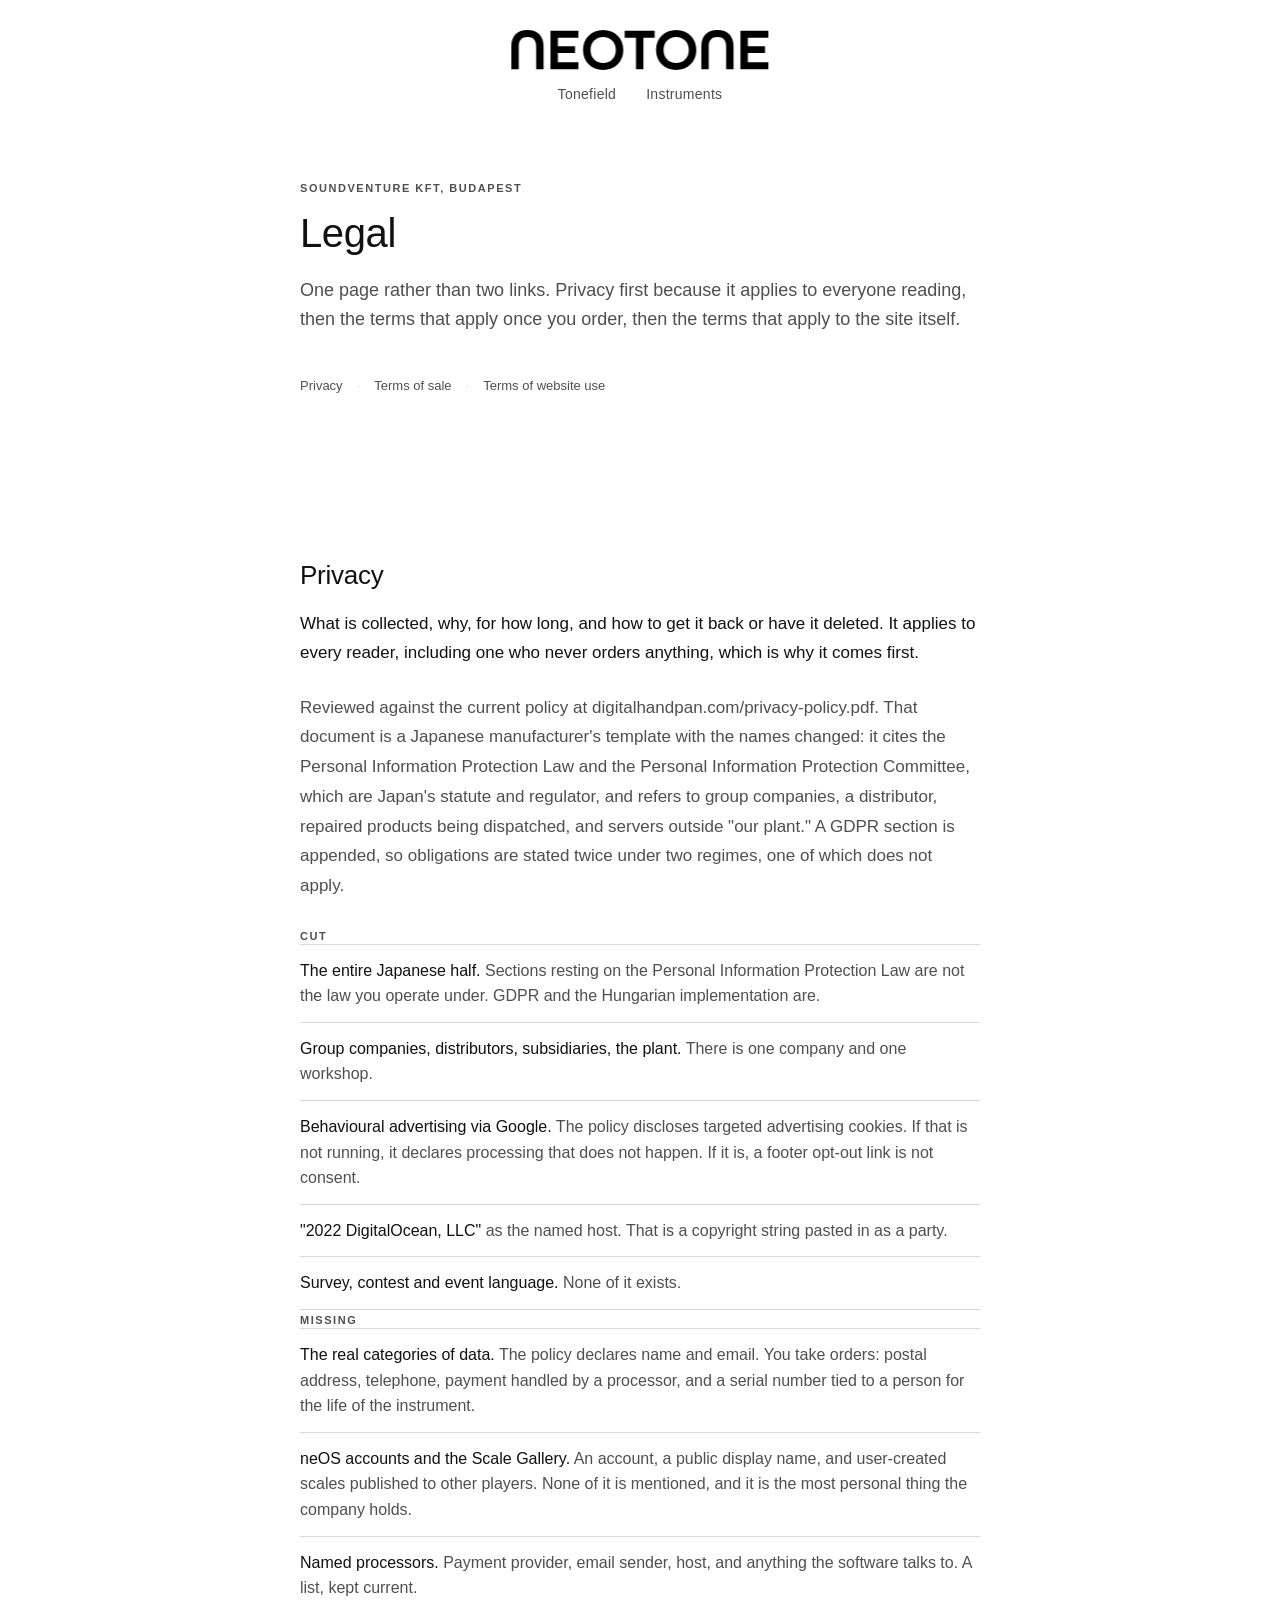
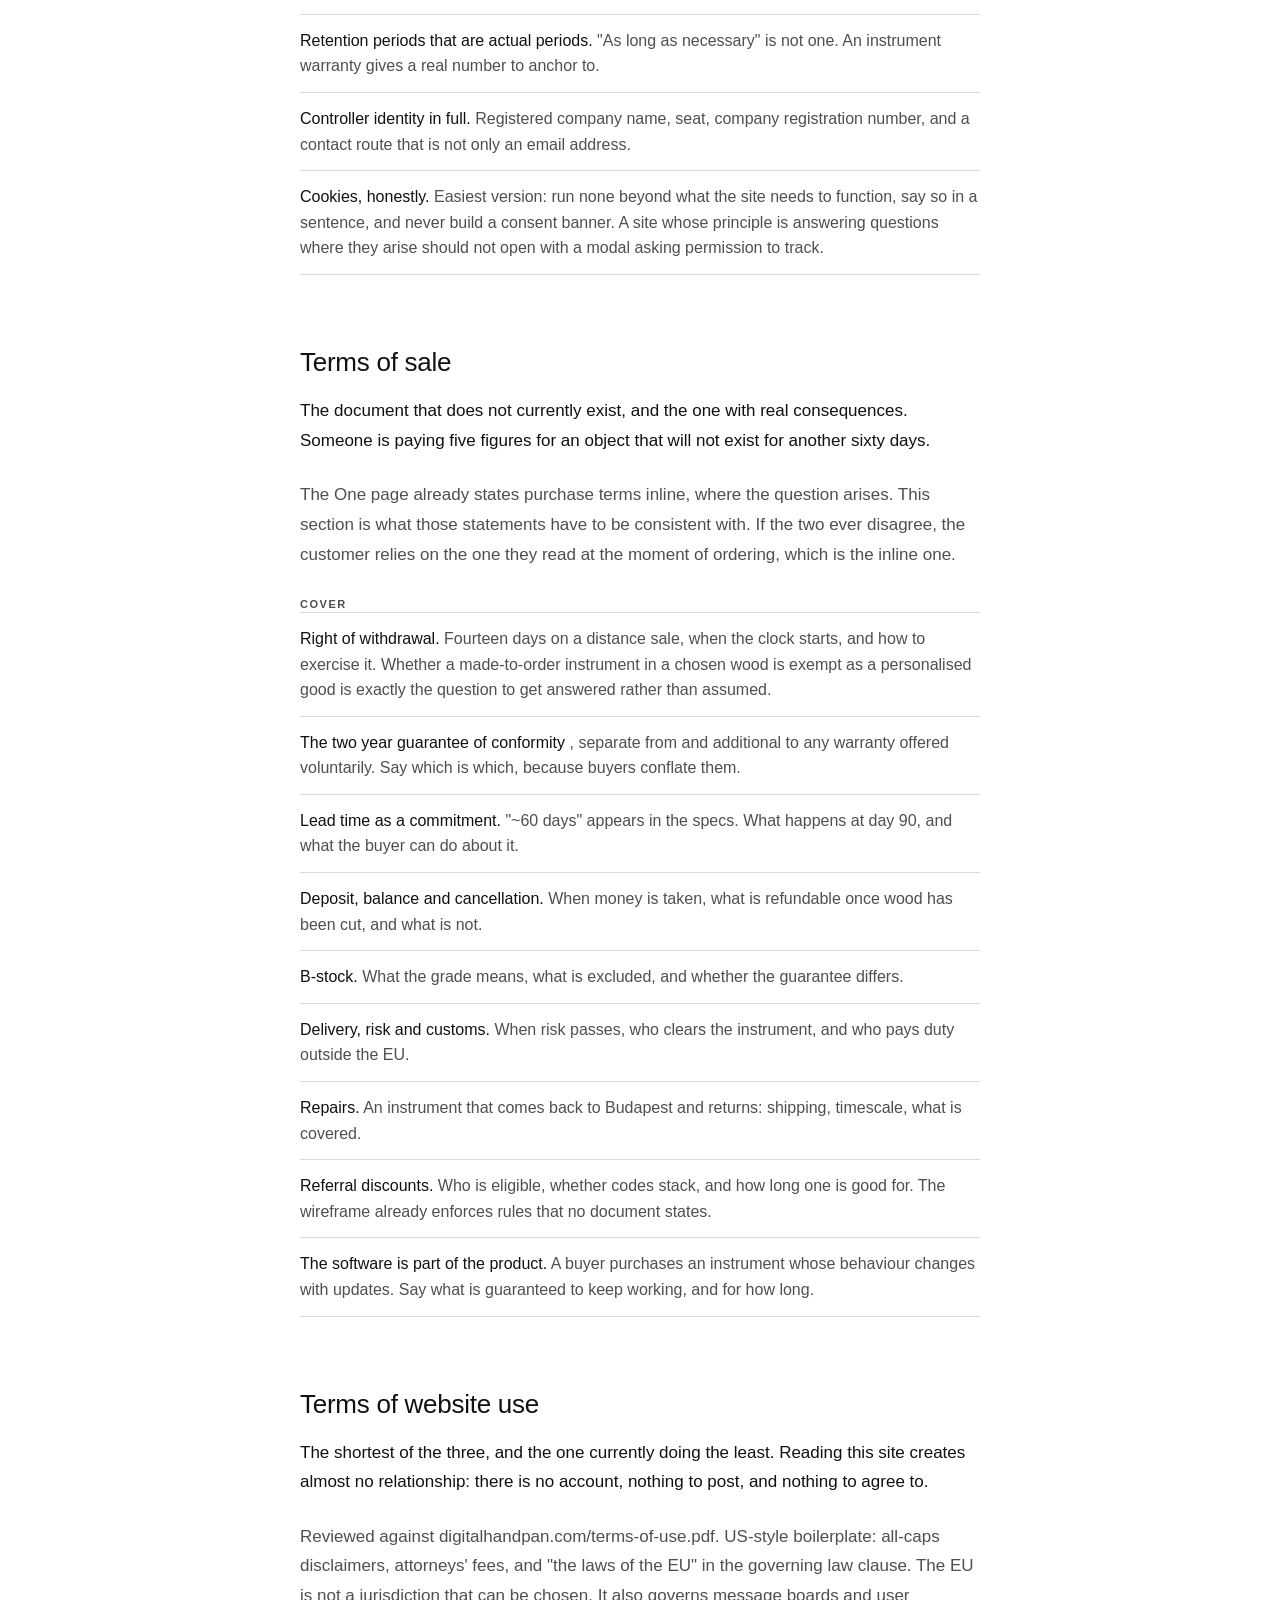
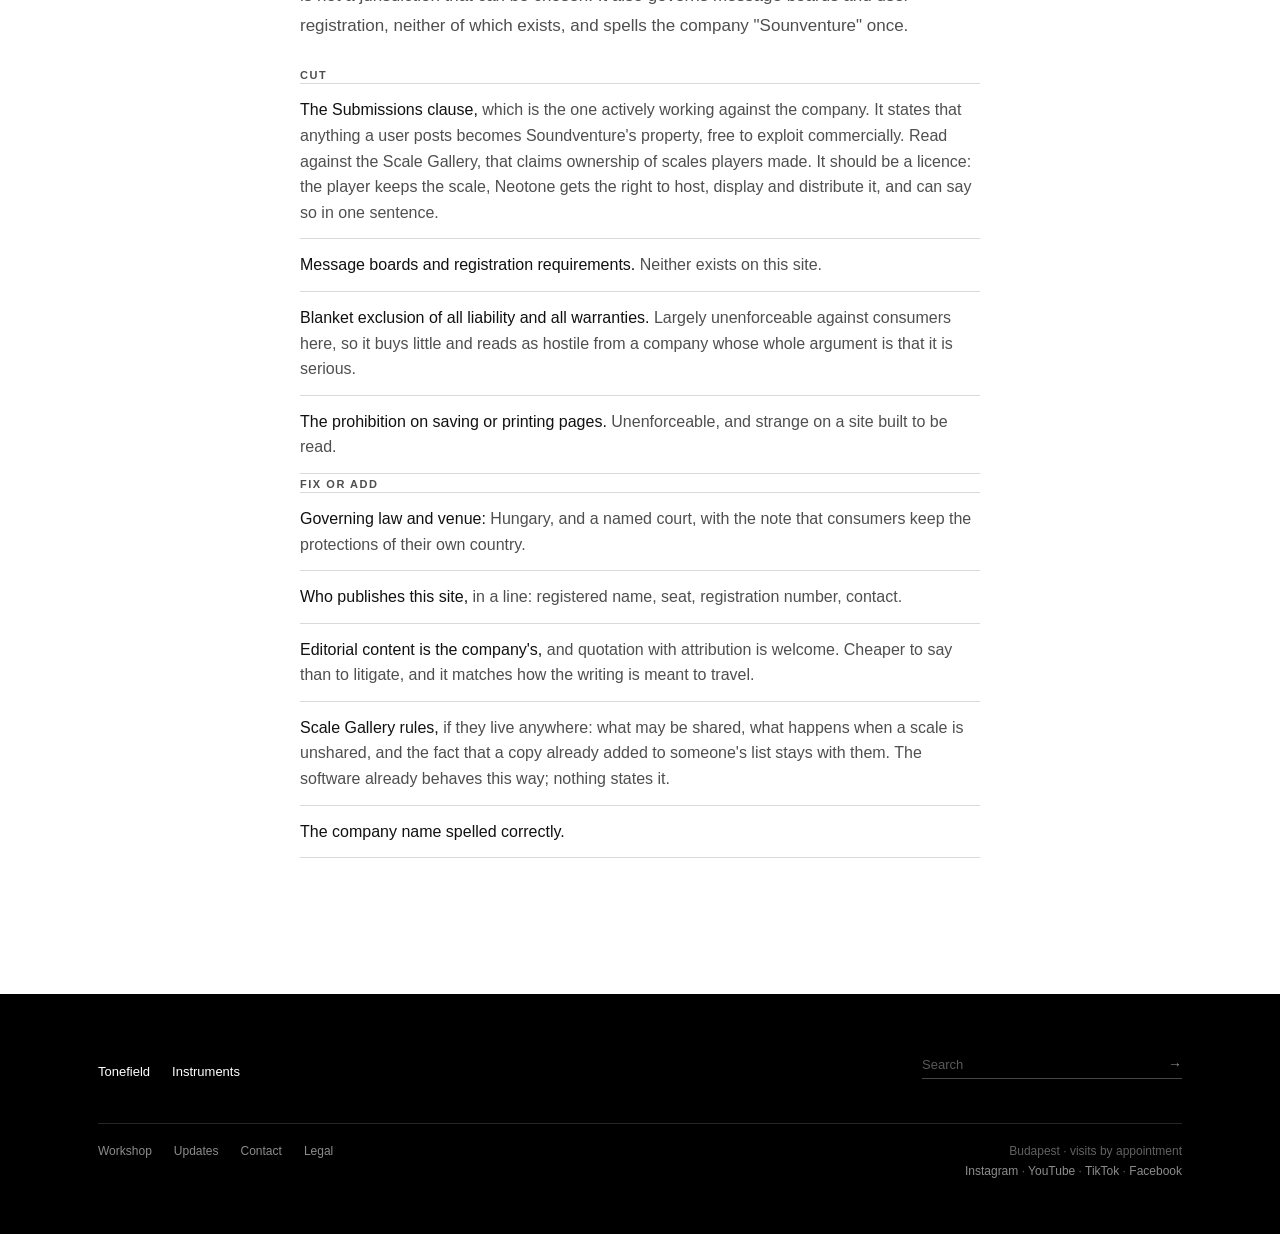
<file: legal.html>
<!DOCTYPE html>
<html lang="en">
<head>
  <meta charset="utf-8">
  <meta name="viewport" content="width=device-width, initial-scale=1">
  <title>Legal · Neotone</title>
  <style>
    :root { --ink: #111; --line: #d9d9d9; --muted: #4f4f4f; --green: #2a7a2a; --max: 1180px; }

    *, *::before, *::after { box-sizing: border-box; margin: 0; padding: 0; }
    a { color: inherit; text-decoration: none; }

    body { background: #fff; color: var(--ink); font-family: Arial, Helvetica, sans-serif; }

    /* ---- Masthead ----
       Neotone sits above the sections rather than beside them, which is the
       whole point of v3: the company is the umbrella, and Culture, Instrument
       and Craft are what it consists of.

       Two states. At the top of a page the mark is centred with the sections
       beneath it. Once you scroll, the bar collapses to a single row: small
       mark on the left, sections on the right. The sections stay reachable the
       whole way down, which the v2 nav could not do, since scrolling there
       left only the return. */
    /* ---- Masthead ----
       Fixed height, contents positioned absolutely, and every moving value
       driven by scroll position rather than by a timed transition. The bar is
       therefore never mid-animation: where it sits is a function of how far
       down the page you are. */
    nav {
      position: sticky; top: 0; z-index: 10;
      background: #fff;
      height: 118px;
      /* Clipped left, right and top, open at the bottom. The row travels left as
         you scroll and the items behind the current one go to negative x, which
         would otherwise widen the page. overflow: hidden did that job but also
         cut off the Instruments submenu, which hangs below the bar, and CSS
         cannot clip one axis while leaving the other visible. */
      clip-path: inset(0 0 -320px 0);
    }
    .nav-inner {
      position: relative;
      max-width: var(--max); margin: 0 auto; padding: 0 48px;
      height: 100%;
    }

    .masthead {
      position: absolute; left: 50%; top: 30px;
      transform: translateX(-50%);
      transform-origin: left center;
      cursor: pointer;
      will-change: transform, top;
    }
    .masthead img { height: 40px; width: auto; display: block; }

    /* The row keeps its width the whole way down. Rather than folding items out
       of the flow, which changes the width and makes the target move, the row
       slides until the section you are in reaches the boundary. The others
       travel with it and fade out. */
    .sections {
      position: absolute; left: 50%; top: 86px;
      transform: translateX(-50%);
      display: flex; align-items: baseline;
      will-change: transform, top;
    }
    .sections a {
      font-size: 14px; letter-spacing: 0.02em; color: var(--muted);
      cursor: pointer; margin-left: 30px; white-space: nowrap;
      /* No colour transition. Everything in this bar is a function of scroll
         position, and a 200ms ease made the emphasis lag the scroll. */
    }
    .sections a:first-child { margin-left: 0; }


    .sections a:hover { color: var(--ink); }
    /* Emphasis on where you are: ink rather than grey, with a hairline under
       it. Quiet enough to sit in a centred row of three, clear enough to read
       as a position rather than as a hover state. */
    .sections a {
      padding-bottom: 4px;
      border-bottom: 1px solid transparent;
    }
    .sections a.current {
      color: var(--ink);
      border-bottom-color: var(--ink);
    }

    @media (max-width: 980px) {
      .nav-inner { padding: 0 24px; }
      .sections a { margin-left: 20px; }
    }

    /* Blocks size to their content rather than the viewport. The 115vh height
       came from the original mockup, where each article filled a screen during
       the colour-change scroll; without that mechanic it only pushed the first
       article off the bottom edge, so it read as something still to arrive. */
    .article {
      width: 100%;
      padding: 56px 0;
      display: flex;
      flex-direction: column;
      align-items: center;
      gap: 16px;
    }
    /* Gap between articles only, never before the first, so article one keeps
       its position just below the middle of the viewport on load. Measured in
       vh so the next article is always off the bottom edge and has to be
       scrolled to, whatever the screen height. */
    .article + .article { margin-top: 48vh; }
    /* Adjacent sibling, not :first-of-type: the opening wrapper is also a div,
       so it would claim first-of-type and this would silently match nothing. */
    .opening-wrap + .article { padding-top: 116px; }
    /* Room before the footer, so the last article ends rather than runs into it.
       last-of-type is safe here: the footer is a <footer>, so the final div
       sibling is the last article. */
    .article:last-of-type { padding-bottom: 32vh; }

    .article-label {
      font-family: sans-serif;
      font-size: 96px;
      font-weight: 700;
      color: rgba(0,0,0,0.15);
    }

    .article-title {
      font-family: sans-serif;
      font-size: 20px;
      font-weight: 400;
      color: rgba(0,0,0,0.4);
      letter-spacing: 0.01em;
    }

    /* ---- Footer ----
       Two quiet bands: sections + search, then utility + place. No column
       headings, no dividers beyond a single hairline. Wraps rather than
       needing breakpoints. */
    .site-footer { background: #000; color: #fff; margin-top: 96px; }
    .footer-inner { max-width: var(--max); margin: 0 auto; padding: 56px 48px; }

    /* Top band restates the structure and holds search. The sections repeat the
       bar deliberately: at the bottom of a page a reader is deciding what is
       next, and a list of where they can go is useful even though the same list
       is above. They also give search a left side, so it can sit right at its
       own size rather than spanning the measure. */
    .footer-top {
      display: flex; align-items: flex-end; justify-content: space-between;
      gap: 32px; flex-wrap: wrap;
    }
    .footer-sections { display: flex; align-items: baseline; gap: 22px; flex-wrap: wrap; }
    .footer-sections a {
      font-size: 13px; color: #fff; text-decoration: none; cursor: pointer;
      font-family: Arial, Helvetica, sans-serif;
    }
    .footer-sections a:hover { opacity: 0.55; }

    .footer-search { display: flex; align-items: center; width: 260px; max-width: 100%; }
    .footer-search input {
      flex: 1; min-width: 0; background: none; color: #fff;
      border: none; border-bottom: 1px solid rgba(255,255,255,0.28);
      padding: 6px 0; font-size: 13px; font-family: inherit;
    }
    .footer-search input::placeholder { color: rgba(255,255,255,0.35); }
    .footer-search input:focus { outline: none; border-bottom-color: rgba(255,255,255,0.7); }
    .footer-search button {
      background: none; border: none; border-bottom: 1px solid rgba(255,255,255,0.28);
      color: rgba(255,255,255,0.55); padding: 6px 0 6px 14px;
      font-size: 14px; font-family: inherit; cursor: pointer;
    }
    .footer-search button:hover { color: #fff; }

    .footer-band {
      display: flex; align-items: flex-start; justify-content: space-between;
      gap: 20px 32px; flex-wrap: wrap;
      margin-top: 44px; padding-top: 20px;
      border-top: 1px solid rgba(255,255,255,0.15);
    }

    .footer-utility { display: flex; flex-wrap: wrap; gap: 8px 22px; }
    .footer-utility a { font-size: 12px; color: rgba(255,255,255,0.55); text-decoration: none; cursor: pointer; font-family: Arial, Helvetica, sans-serif; }
    .footer-utility a:hover { color: #fff; }

    .footer-place { display: flex; flex-direction: column; align-items: flex-start; gap: 6px; }
    @media (min-width: 981px) { .footer-place { align-items: flex-end; text-align: right; } }
    .footer-meta { margin: 0; font-size: 12px; color: rgba(255,255,255,0.38); font-family: Arial, Helvetica, sans-serif; }
    .footer-social a { color: rgba(255,255,255,0.55); cursor: pointer; }
    .footer-social a:hover { color: #fff; }

    /* ---- Page opening ----
       Every page opens with one centred statement of what it is for, with the
       section's own name inside that sentence rather than above it as a
       heading. The nav already names the page, so a headline only repeats it.
       Same gesture on every page, so the whole site reads as written. */
    /* Entry fade sits on the wrapper, not the heading. The animation uses
       fill: both, so its final opacity keeps applying and would override the
       scroll fade below. Two elements, two opacities, composed by the browser. */
    .opening-wrap { animation: opening-in 760ms ease 140ms both; }
    @keyframes opening-in {
      from { opacity: 0; }
      to   { opacity: 1; }
    }
    .opening {
      max-width: 720px; margin-left: auto; margin-right: auto;
      padding: 104px 0 88px; text-align: center;
      font-size: 21px; font-weight: 400; line-height: 1.7; color: var(--ink);
    }
    .opening-name { font-size: 34px; line-height: 1; letter-spacing: -0.01em; white-space: nowrap; }
    @media (prefers-reduced-motion: reduce) {
      .opening-wrap { animation: none; }
    }

    /* ---- Article ----
       Articles and utility pages render identically. The only difference is the
       mark in the masthead: an article carries its container's mark, a utility
       page carries the plain Neotone mark. Media runs to the content grid;
       reading stays at a measure. */
    .piece { max-width: var(--max); margin: 0 auto; padding: 0 48px 40px; }
    .piece-head { max-width: 680px; margin: 0 auto; padding: 64px 0 44px; }
    .piece-kicker {
      display: block; margin-bottom: 16px;
      font-size: 11px; font-weight: 700; text-transform: uppercase;
      letter-spacing: 0.14em; color: var(--muted);
    }
    .piece-title { margin: 0 0 20px; font-size: 40px; font-weight: 400; line-height: 1.15; letter-spacing: -0.01em; }
    .piece-standfirst { margin: 0; font-size: 18px; line-height: 1.6; color: var(--muted); }
    .piece-media { margin: 0 0 56px; }
    .video-box { width: 100%; aspect-ratio: 16 / 9; background: #ededed; }
    .piece-caption { margin: 12px 0 0; font-size: 12px; line-height: 1.5; color: var(--muted); }
    .piece-body { max-width: 680px; margin: 0 auto; }
    .piece-body p { margin: 0 0 1.45em; font-size: 17px; line-height: 1.75; }
    .piece-body p:last-child { margin-bottom: 0; }
    .piece-sub {
      margin: 2.4em 0 1em; font-size: 11px; font-weight: 700;
      text-transform: uppercase; letter-spacing: 0.14em; color: var(--muted);
    }
    @media (max-width: 980px) {
      .piece-title { font-size: 30px; }
      .piece-head { padding-top: 48px; }
    }

    /* ---- Contents and section lists (utility pages) ---- */
    .toc { max-width: 680px; margin: 0 auto; }
    .toc-group { margin-bottom: 46px; }
    .toc-group:last-child { margin-bottom: 0; }
    .toc-label {
      display: block; margin-bottom: 12px;
      font-size: 11px; font-weight: 700; text-transform: uppercase;
      letter-spacing: 0.14em; color: var(--muted);
    }
    .toc-note { margin: 0 0 14px; font-size: 13px; line-height: 1.6; color: var(--muted); }
    .toc-list { list-style: none; margin: 0; padding: 0; border-top: 1px solid var(--line); }
    .toc-list li { border-bottom: 1px solid var(--line); }
    .toc-list a { display: block; padding: 13px 0; font-size: 16px; }
    .toc-list a:hover { color: var(--muted); }
    .toc-out {
      margin-left: 10px; font-size: 10px; text-transform: uppercase;
      letter-spacing: 0.12em; color: var(--muted);
    }

    /* ---- Legal ----
       Same vocabulary as the manual: a contents jump, hairline rows, and the
       small uppercase label from .piece-sub. No new devices, because a utility
       page that invented its own would read as a different site. */
    .legal-jump { max-width: 680px; margin: 0 auto 64px; display: flex; align-items: baseline; gap: 14px; flex-wrap: wrap; }
    .legal-jump a { font-size: 13px; color: var(--muted); }
    .legal-jump a:hover { color: var(--ink); }
    .legal-jump span { font-size: 13px; color: var(--line); }

    .legal-sec { max-width: 680px; margin: 0 auto 72px; scroll-margin-top: 140px; }
    .legal-sec:last-of-type { margin-bottom: 0; }
    .legal-sec h2 { margin: 0 0 18px; font-size: 26px; font-weight: 400; letter-spacing: -0.01em; }
    .legal-sec > p { margin: 0 0 1.45em; font-size: 17px; line-height: 1.75; }
    .legal-note { margin: 0 0 6px; font-size: 13px; line-height: 1.6; color: var(--muted); }

    /* Rows, matching .toc-list exactly. A review point is a line you can act on,
       which is the same shape as a contents entry. */
    .legal-list { list-style: none; margin: 0; padding: 0; border-top: 1px solid var(--line); }
    .legal-list li { border-bottom: 1px solid var(--line); padding: 13px 0; font-size: 16px; line-height: 1.6; }
    .legal-list li b { font-weight: 400; }
    .legal-list li span { color: var(--muted); }
  </style>
</head>
<body>

  <nav>
    <div class="nav-inner">
      <div class="masthead" role="presentation"><img src="media/wordmark/neotone.svg" alt="Neotone"></div>
      <div class="sections">
        <a href="index.html" data-section="tonefield">Tonefield</a>
        <a href="instrument.html" data-section="instruments">Instruments</a>
      </div>
    </div>
  </nav>

  <article class="piece">

    <header class="piece-head">
      <span class="piece-kicker">Soundventure Kft, Budapest</span>
      <h1 class="piece-title">Legal</h1>
      <p class="piece-standfirst">One page rather than two links. Privacy first because it applies to everyone reading, then the terms that apply once you order, then the terms that apply to the site itself.</p>
    </header>

    <nav class="legal-jump">
      <a href="#privacy">Privacy</a>
      <span>&middot;</span>
      <a href="#sale">Terms of sale</a>
      <span>&middot;</span>
      <a href="#site">Terms of website use</a>
    </nav>

    <section class="legal-sec" id="privacy">
      <h2>Privacy</h2>
      <p>What is collected, why, for how long, and how to get it back or have it deleted. It applies to every reader, including one who never orders anything, which is why it comes first.</p>
      <p class="legal-note">Reviewed against the current policy at digitalhandpan.com/privacy-policy.pdf. That document is a Japanese manufacturer's template with the names changed: it cites the Personal Information Protection Law and the Personal Information Protection Committee, which are Japan's statute and regulator, and refers to group companies, a distributor, repaired products being dispatched, and servers outside "our plant." A GDPR section is appended, so obligations are stated twice under two regimes, one of which does not apply.</p>

      <span class="piece-sub">Cut</span>
      <ul class="legal-list">
        <li><b>The entire Japanese half.</b> <span>Sections resting on the Personal Information Protection Law are not the law you operate under. GDPR and the Hungarian implementation are.</span></li>
        <li><b>Group companies, distributors, subsidiaries, the plant.</b> <span>There is one company and one workshop.</span></li>
        <li><b>Behavioural advertising via Google.</b> <span>The policy discloses targeted advertising cookies. If that is not running, it declares processing that does not happen. If it is, a footer opt-out link is not consent.</span></li>
        <li><b>"2022 DigitalOcean, LLC"</b> <span>as the named host. That is a copyright string pasted in as a party.</span></li>
        <li><b>Survey, contest and event language.</b> <span>None of it exists.</span></li>
      </ul>

      <span class="piece-sub">Missing</span>
      <ul class="legal-list">
        <li><b>The real categories of data.</b> <span>The policy declares name and email. You take orders: postal address, telephone, payment handled by a processor, and a serial number tied to a person for the life of the instrument.</span></li>
        <li><b>neOS accounts and the Scale Gallery.</b> <span>An account, a public display name, and user-created scales published to other players. None of it is mentioned, and it is the most personal thing the company holds.</span></li>
        <li><b>Named processors.</b> <span>Payment provider, email sender, host, and anything the software talks to. A list, kept current.</span></li>
        <li><b>Retention periods that are actual periods.</b> <span>"As long as necessary" is not one. An instrument warranty gives a real number to anchor to.</span></li>
        <li><b>Controller identity in full.</b> <span>Registered company name, seat, company registration number, and a contact route that is not only an email address.</span></li>
        <li><b>Cookies, honestly.</b> <span>Easiest version: run none beyond what the site needs to function, say so in a sentence, and never build a consent banner. A site whose principle is answering questions where they arise should not open with a modal asking permission to track.</span></li>
      </ul>
    </section>

    <section class="legal-sec" id="sale">
      <h2>Terms of sale</h2>
      <p>The document that does not currently exist, and the one with real consequences. Someone is paying five figures for an object that will not exist for another sixty days.</p>
      <p class="legal-note">The One page already states purchase terms inline, where the question arises. This section is what those statements have to be consistent with. If the two ever disagree, the customer relies on the one they read at the moment of ordering, which is the inline one.</p>

      <span class="piece-sub">Cover</span>
      <ul class="legal-list">
        <li><b>Right of withdrawal.</b> <span>Fourteen days on a distance sale, when the clock starts, and how to exercise it. Whether a made-to-order instrument in a chosen wood is exempt as a personalised good is exactly the question to get answered rather than assumed.</span></li>
        <li><b>The two year guarantee of conformity</b> <span>, separate from and additional to any warranty offered voluntarily. Say which is which, because buyers conflate them.</span></li>
        <li><b>Lead time as a commitment.</b> <span>"~60 days" appears in the specs. What happens at day 90, and what the buyer can do about it.</span></li>
        <li><b>Deposit, balance and cancellation.</b> <span>When money is taken, what is refundable once wood has been cut, and what is not.</span></li>
        <li><b>B-stock.</b> <span>What the grade means, what is excluded, and whether the guarantee differs.</span></li>
        <li><b>Delivery, risk and customs.</b> <span>When risk passes, who clears the instrument, and who pays duty outside the EU.</span></li>
        <li><b>Repairs.</b> <span>An instrument that comes back to Budapest and returns: shipping, timescale, what is covered.</span></li>
        <li><b>Referral discounts.</b> <span>Who is eligible, whether codes stack, and how long one is good for. The wireframe already enforces rules that no document states.</span></li>
        <li><b>The software is part of the product.</b> <span>A buyer purchases an instrument whose behaviour changes with updates. Say what is guaranteed to keep working, and for how long.</span></li>
      </ul>
    </section>

    <section class="legal-sec" id="site">
      <h2>Terms of website use</h2>
      <p>The shortest of the three, and the one currently doing the least. Reading this site creates almost no relationship: there is no account, nothing to post, and nothing to agree to.</p>
      <p class="legal-note">Reviewed against digitalhandpan.com/terms-of-use.pdf. US-style boilerplate: all-caps disclaimers, attorneys' fees, and "the laws of the EU" in the governing law clause. The EU is not a jurisdiction that can be chosen. It also governs message boards and user registration, neither of which exists, and spells the company "Sounventure" once.</p>

      <span class="piece-sub">Cut</span>
      <ul class="legal-list">
        <li><b>The Submissions clause,</b> <span>which is the one actively working against the company. It states that anything a user posts becomes Soundventure's property, free to exploit commercially. Read against the Scale Gallery, that claims ownership of scales players made. It should be a licence: the player keeps the scale, Neotone gets the right to host, display and distribute it, and can say so in one sentence.</span></li>
        <li><b>Message boards and registration requirements.</b> <span>Neither exists on this site.</span></li>
        <li><b>Blanket exclusion of all liability and all warranties.</b> <span>Largely unenforceable against consumers here, so it buys little and reads as hostile from a company whose whole argument is that it is serious.</span></li>
        <li><b>The prohibition on saving or printing pages.</b> <span>Unenforceable, and strange on a site built to be read.</span></li>
      </ul>

      <span class="piece-sub">Fix or add</span>
      <ul class="legal-list">
        <li><b>Governing law and venue:</b> <span>Hungary, and a named court, with the note that consumers keep the protections of their own country.</span></li>
        <li><b>Who publishes this site,</b> <span>in a line: registered name, seat, registration number, contact.</span></li>
        <li><b>Editorial content is the company's,</b> <span>and quotation with attribution is welcome. Cheaper to say than to litigate, and it matches how the writing is meant to travel.</span></li>
        <li><b>Scale Gallery rules,</b> <span>if they live anywhere: what may be shared, what happens when a scale is unshared, and the fact that a copy already added to someone's list stays with them. The software already behaves this way; nothing states it.</span></li>
        <li><b>The company name spelled correctly.</b> <span></span></li>
      </ul>
    </section>

  </article>

  <footer class="site-footer">
    <div class="footer-inner">

      <div class="footer-top">
        <div class="footer-sections">
          <a href="index.html">Tonefield</a>
          <a href="instrument.html">Instruments</a>
        </div>
        <form class="footer-search" onsubmit="handleSearch(event)">
          <input type="search" placeholder="Search" />
          <button type="submit" aria-label="Search">&rarr;</button>
        </form>
      </div>

      <div class="footer-band">
        <div class="footer-utility">
          <a onclick="utilityLink('Workshop')">Workshop</a>
          <a href="updates.html">Updates</a>
          <a onclick="utilityLink('Contact')">Contact</a>
          <a href="legal.html">Legal</a>
        </div>
        <div class="footer-place">
          <p class="footer-meta">Budapest &middot; visits by appointment</p>
          <p class="footer-meta footer-social">
            <a onclick="socialLink('Instagram')">Instagram</a> &middot;
            <a onclick="socialLink('YouTube')">YouTube</a> &middot;
            <a onclick="socialLink('TikTok')">TikTok</a> &middot;
            <a onclick="socialLink('Facebook')">Facebook</a>
          </p>
        </div>
      </div>

    </div>
  </footer>

  <script>
    /* ---- Masthead ----
       SECTION is which of the three this page belongs to, empty on pages that
       belong to none. It marks the current section. With the sections on screen
       the whole way down there is nothing to return from, which removes most of
       the machinery v2 needed. */
    const SECTION = '';

    const nav      = document.querySelector('nav');
    const navInner = document.querySelector('.nav-inner');
    const masthead = document.querySelector('.masthead');
    const sections = document.querySelector('.sections');
    const links    = [...document.querySelectorAll('.sections a')];

    /* The section this page belongs to is marked from the first frame. Pages
       belonging to no section, legal for instance, mark nothing. */
    const current = links.find(a => a.dataset.section === SECTION);
    if (current) current.classList.add('current');

    /* Two overlapping ranges. The sections you are not in fade first and
       slowly; the pair travels left over a longer distance, so the move reads
       as deliberate and stays tied to the scroll rather than snapping. */
    const FADE_FROM  = 20,  FADE_TO  = 220;
    const SHIFT_FROM = 60,  SHIFT_TO = 460;
    const MARK_TOP   = [30, 22];
    const SECT_TOP   = [86, 62];
    const MARK_SCALE = [1, 0.55];

    let markShift = null;
    const selNav = document.getElementById('sel-nav');


    /* Measured with the bar at rest, so the numbers are the distance from where
       each element sits when centred to the content boundary. Remeasured once
       the wordmark has loaded, since an image with no width measures wrong. */
    function measure() {
      const style = getComputedStyle(navInner);
      const contentLeft = navInner.getBoundingClientRect().left + parseFloat(style.paddingLeft);
      const rest = el => {
        const prev = el.style.transform;
        el.style.transform = 'translateX(-50%)';
        const left = el.getBoundingClientRect().left;
        el.style.transform = prev;
        return left;
      };
      markShift = Math.round(contentLeft - rest(masthead));
      /* offsetLeft on a link is measured inside .sections, which is its offset
         parent, so it is added to the row's own left rather than compared with
         it. Both targets are the same content boundary, which is what puts the
         mark and the section you are in on one left edge. */

    }

    const ramp = (y, a, b) => Math.min(Math.max((y - a) / (b - a), 0), 1);
    const lerp = (r, t) => r[0] + (r[1] - r[0]) * t;

    /* The ramps are scaled to the page. On a short page, a placeholder or an
       empty checkout, there is not enough scroll to travel the full distance,
       and the bar would stop part way. Scaling the ranges to the available
       scroll means the collapse always completes by the bottom, however far
       the bottom is. */
    function scrollRange() {
      return Math.max(document.documentElement.scrollHeight - window.innerHeight, 0);
    }

    function updateNav() {
      if (markShift === null) measure();
      const y = window.scrollY;
      const k = Math.min(1, scrollRange() / SHIFT_TO) || 1;
      const fade  = ramp(y, FADE_FROM * k, FADE_TO * k);
      const shift = ramp(y, SHIFT_FROM * k, SHIFT_TO * k);

      masthead.style.top = lerp(MARK_TOP, shift) + 'px';
      masthead.style.transform =
        'translateX(calc(-50% + ' + (markShift * shift) + 'px)) scale(' + lerp(MARK_SCALE, shift) + ')';

      sections.style.top = lerp(SECT_TOP, shift) + 'px';

      /* Selection sits at the right of the row, level with the section names,
         and stays through the collapse: it is an affordance, not a section. */
      if (selNav) selNav.style.top = lerp(SECT_TOP, shift) + 'px';

      /* Every section fades, the current one included. Collapsed, the bar is
         the name alone: present, and a way back to the menu. The page says
         where you are; the bar does not have to. */
      links.forEach(a => {
        a.style.opacity = String(1 - fade);
        a.style.pointerEvents = fade > 0.9 ? 'none' : '';
      });


    }

    /* Once the bar has moved, the mark reopens it. At rest it goes to the
       front, which is what it says. */
    /* Collapsed, the bar is a label rather than a menu: the two sections you are
       not in are invisible and take no clicks. Anywhere in the bar reopens it,
       so reaching for a section name that is not there does something sensible
       instead of nothing. The section you are in still behaves as a link. */
    /* Collapsed, the bar is a label rather than a menu, and anywhere in it
       reopens the bar. The section you are in behaves exactly as the mark does,
       because at that point the two are halves of one label and clicking either
       should do the same thing. */
    nav.addEventListener('click', e => {
      const own = e.target.closest('.sections a[data-section="' + SECTION + '"]');
      if (own) {
        e.preventDefault();
        if (window.scrollY > 0) window.scrollTo({ top: 0, behavior: 'smooth' });
        return;
      }
      if (window.scrollY <= SHIFT_FROM) return;
      e.preventDefault();
      window.scrollTo({ top: 0, behavior: 'smooth' });
    });

    function remeasure() { markShift = null; updateNav(); }
    window.addEventListener('resize', remeasure);
    window.addEventListener('load', remeasure);
    document.querySelectorAll('nav img').forEach(img => {
      if (!img.complete) img.addEventListener('load', remeasure, { once: true });
    });



    window.addEventListener('scroll', updateNav, { passive: true });
    updateNav();

    /* ---- Footer ---- */
    /* Footer section links rise before they leave. At the bottom of a page the
       bar is collapsed to a label, so navigating straight away would cut to a
       page with the menu already open. Scrolling up first lets it unfold on the
       way out, and the next page then opens in the state you left this one in.

       The interval watches for the scroll to land; the timeout fires the
       navigation regardless, covering smooth scrolling being disabled or
       interrupted, so the link can never become a dead end. */
    function scrollToTopThen(after) {
      if (window.scrollY < 4) { if (after) after(); return; }
      let gone = false;
      const go = () => { if (!gone) { gone = true; if (after) after(); } };
      window.scrollTo({ top: 0, behavior: 'smooth' });
      const watch = setInterval(() => {
        if (window.scrollY < 4) { clearInterval(watch); setTimeout(go, 160); }
      }, 50);
      setTimeout(() => { clearInterval(watch); go(); }, 1200);
    }

    document.querySelectorAll('.footer-sections a').forEach(link => {
      link.addEventListener('click', e => {
        e.preventDefault();
        const href = link.getAttribute('href');
        const here = location.pathname.split('/').pop() || 'index.html';
        /* Already here: just go back to the top and let the bar reopen. */
        if (href === here) { scrollToTopThen(null); return; }
        scrollToTopThen(() => { window.location.href = href; });
      });
    });

    function handleSearch(e) {
      e.preventDefault();
      alert("Site search. Not mocked up yet.");
    }
    /* Outbound, so they leave the site rather than routing through it. Wired as
       alerts here because the accounts are not linked yet. */
    function socialLink(name) {
      alert("Neotone on " + name + ". External link, not wired up yet.");
    }

    function utilityLink(name) {
      alert(name === 'Workshop'
        ? "Workshop: the people and the production process. Not mocked up yet."
        : name + " page. Not mocked up yet.");
    }


  </script>

</body>
</html>
</file>
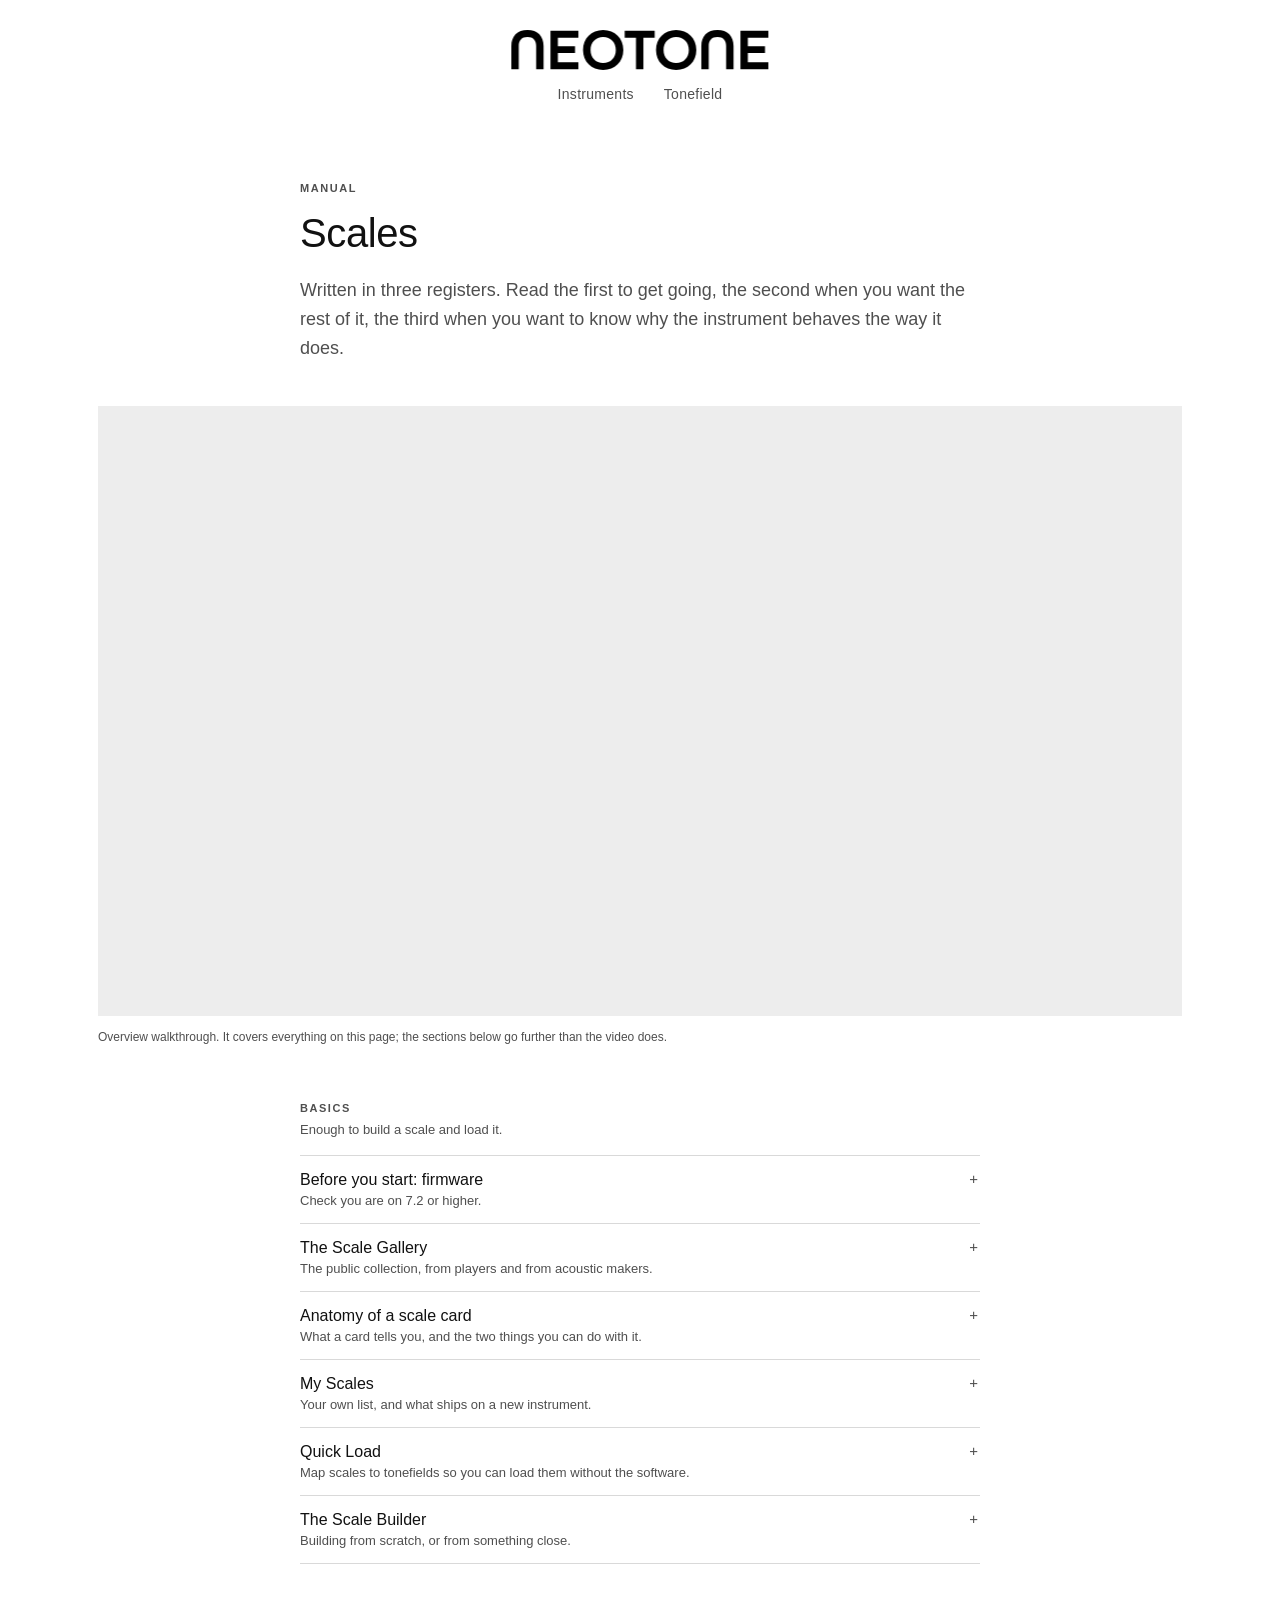
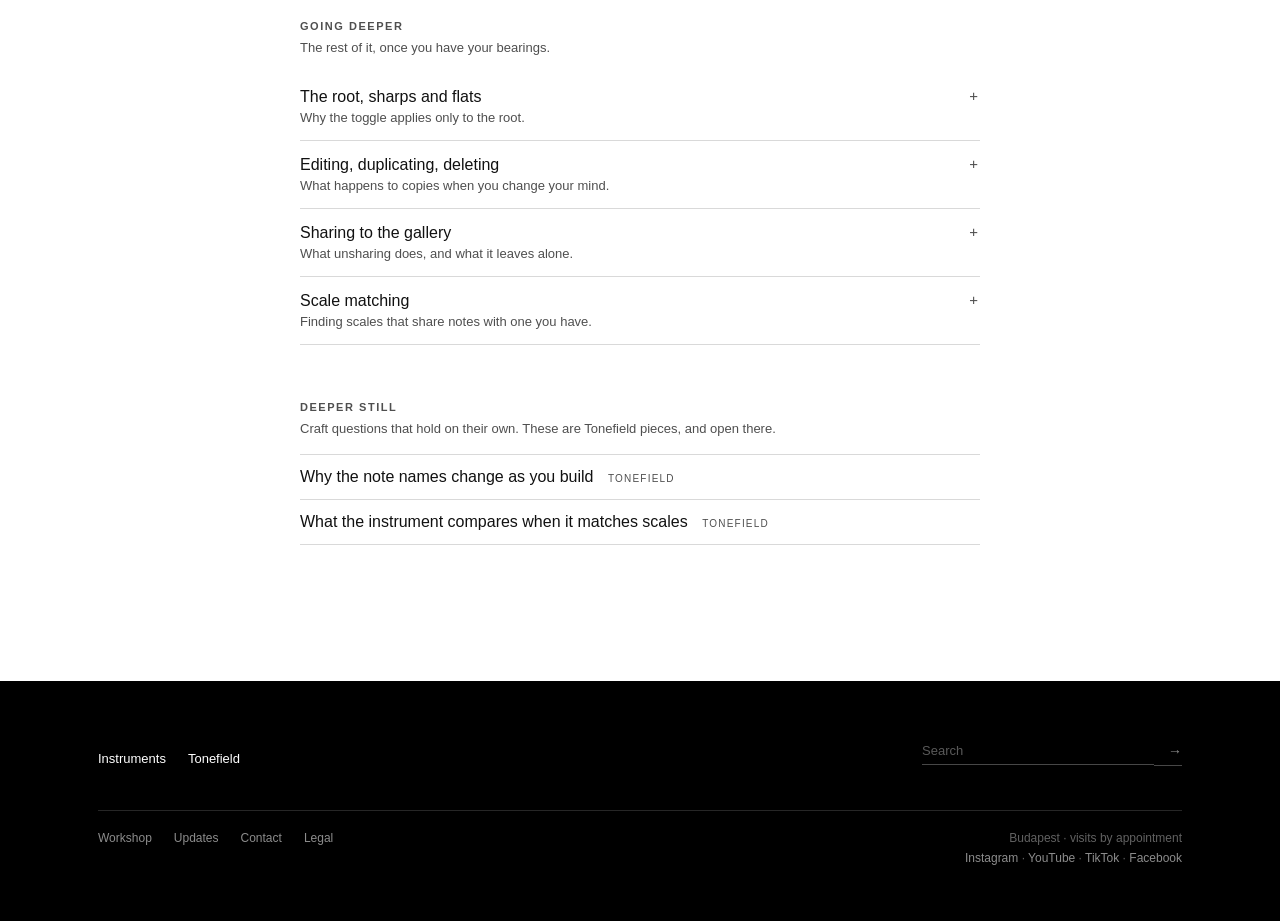
<file: manual-scales.html>
<!DOCTYPE html>
<html lang="en">
<head>
  <meta charset="utf-8">
  <meta name="viewport" content="width=device-width, initial-scale=1">
  <title>Scales · Manual · Neotone</title>
  <style>
    :root { --ink: #111; --line: #d9d9d9; --muted: #4f4f4f; --green: #2a7a2a; --max: 1180px; }

    *, *::before, *::after { box-sizing: border-box; margin: 0; padding: 0; }
    a { color: inherit; text-decoration: none; }

    body { background: #fff; color: var(--ink); font-family: Arial, Helvetica, sans-serif; }

    /* ---- Masthead ----
       Neotone sits above the sections rather than beside them, which is the
       whole point of v3: the company is the umbrella, and Culture, Instrument
       and Craft are what it consists of.

       Two states. At the top of a page the mark is centred with the sections
       beneath it. Once you scroll, the bar collapses to a single row: small
       mark on the left, sections on the right. The sections stay reachable the
       whole way down, which the v2 nav could not do, since scrolling there
       left only the return. */
    /* ---- Masthead ----
       Fixed height, contents positioned absolutely, and every moving value
       driven by scroll position rather than by a timed transition. The bar is
       therefore never mid-animation: where it sits is a function of how far
       down the page you are. */
    nav {
      position: sticky; top: 0; z-index: 10;
      background: #fff;
      height: 118px;
      /* Clipped left, right and top, open at the bottom. The row travels left as
         you scroll and the items behind the current one go to negative x, which
         would otherwise widen the page. overflow: hidden did that job but also
         cut off the Instruments submenu, which hangs below the bar, and CSS
         cannot clip one axis while leaving the other visible. */
      clip-path: inset(0 0 -320px 0);
    }
    .nav-inner {
      position: relative;
      max-width: var(--max); margin: 0 auto; padding: 0 48px;
      height: 100%;
    }

    .masthead {
      position: absolute; left: 50%; top: 30px;
      transform: translateX(-50%);
      transform-origin: left center;
      cursor: pointer;
      will-change: transform, top;
    }
    .masthead img { height: 40px; width: auto; display: block; }

    /* The row keeps its width the whole way down. Rather than folding items out
       of the flow, which changes the width and makes the target move, the row
       slides until the section you are in reaches the boundary. The others
       travel with it and fade out. */
    .sections {
      position: absolute; left: 50%; top: 86px;
      transform: translateX(-50%);
      display: flex; align-items: baseline;
      will-change: transform, top;
    }
    .sections a {
      font-size: 14px; letter-spacing: 0.02em; color: var(--muted);
      cursor: pointer; margin-left: 30px; white-space: nowrap;
      /* No colour transition. Everything in this bar is a function of scroll
         position, and a 200ms ease made the emphasis lag the scroll. */
    }
    .sections a:first-child { margin-left: 0; }


    .sections a:hover { color: var(--ink); }
    /* Emphasis on where you are: ink rather than grey, with a hairline under
       it. Quiet enough to sit in a centred row of three, clear enough to read
       as a position rather than as a hover state. */
    .sections a {
      padding-bottom: 4px;
      border-bottom: 1px solid transparent;
    }
    .sections a.current {
      color: var(--ink);
      border-bottom-color: var(--ink);
    }

    @media (max-width: 980px) {
      .nav-inner { padding: 0 24px; }
      .sections a { margin-left: 20px; }
    }

    /* Blocks size to their content rather than the viewport. The 115vh height
       came from the original mockup, where each article filled a screen during
       the colour-change scroll; without that mechanic it only pushed the first
       article off the bottom edge, so it read as something still to arrive. */
    .article {
      width: 100%;
      padding: 56px 0;
      display: flex;
      flex-direction: column;
      align-items: center;
      gap: 16px;
    }
    /* Gap between articles only, never before the first, so article one keeps
       its position just below the middle of the viewport on load. Measured in
       vh so the next article is always off the bottom edge and has to be
       scrolled to, whatever the screen height. */
    .article + .article { margin-top: 48vh; }
    /* Adjacent sibling, not :first-of-type: the opening wrapper is also a div,
       so it would claim first-of-type and this would silently match nothing. */
    .opening-wrap + .article { padding-top: 116px; }
    /* Room before the footer, so the last article ends rather than runs into it.
       last-of-type is safe here: the footer is a <footer>, so the final div
       sibling is the last article. */
    .article:last-of-type { padding-bottom: 32vh; }

    .article-label {
      font-family: sans-serif;
      font-size: 96px;
      font-weight: 700;
      color: rgba(0,0,0,0.15);
    }

    .article-title {
      font-family: sans-serif;
      font-size: 20px;
      font-weight: 400;
      color: rgba(0,0,0,0.4);
      letter-spacing: 0.01em;
    }

    /* ---- Footer ----
       Two quiet bands: sections + search, then utility + place. No column
       headings, no dividers beyond a single hairline. Wraps rather than
       needing breakpoints. */
    .site-footer { background: #000; color: #fff; margin-top: 96px; }
    .footer-inner { max-width: var(--max); margin: 0 auto; padding: 56px 48px; }

    /* Top band restates the structure and holds search. The sections repeat the
       bar deliberately: at the bottom of a page a reader is deciding what is
       next, and a list of where they can go is useful even though the same list
       is above. They also give search a left side, so it can sit right at its
       own size rather than spanning the measure. */
    .footer-top {
      display: flex; align-items: flex-end; justify-content: space-between;
      gap: 32px; flex-wrap: wrap;
    }
    .footer-sections { display: flex; align-items: baseline; gap: 22px; flex-wrap: wrap; }
    .footer-sections a {
      font-size: 13px; color: #fff; text-decoration: none; cursor: pointer;
      font-family: Arial, Helvetica, sans-serif;
    }
    .footer-sections a:hover { opacity: 0.55; }

    .footer-search { display: flex; align-items: center; width: 260px; max-width: 100%; }
    .footer-search input {
      flex: 1; min-width: 0; background: none; color: #fff;
      border: none; border-bottom: 1px solid rgba(255,255,255,0.28);
      padding: 6px 0; font-size: 13px; font-family: inherit;
    }
    .footer-search input::placeholder { color: rgba(255,255,255,0.35); }
    .footer-search input:focus { outline: none; border-bottom-color: rgba(255,255,255,0.7); }
    .footer-search button {
      background: none; border: none; border-bottom: 1px solid rgba(255,255,255,0.28);
      color: rgba(255,255,255,0.55); padding: 6px 0 6px 14px;
      font-size: 14px; font-family: inherit; cursor: pointer;
    }
    .footer-search button:hover { color: #fff; }

    .footer-band {
      display: flex; align-items: flex-start; justify-content: space-between;
      gap: 20px 32px; flex-wrap: wrap;
      margin-top: 44px; padding-top: 20px;
      border-top: 1px solid rgba(255,255,255,0.15);
    }

    .footer-utility { display: flex; flex-wrap: wrap; gap: 8px 22px; }
    .footer-utility a { font-size: 12px; color: rgba(255,255,255,0.55); text-decoration: none; cursor: pointer; font-family: Arial, Helvetica, sans-serif; }
    .footer-utility a:hover { color: #fff; }

    .footer-place { display: flex; flex-direction: column; align-items: flex-start; gap: 6px; }
    @media (min-width: 981px) { .footer-place { align-items: flex-end; text-align: right; } }
    .footer-meta { margin: 0; font-size: 12px; color: rgba(255,255,255,0.38); font-family: Arial, Helvetica, sans-serif; }
    .footer-social a { color: rgba(255,255,255,0.55); cursor: pointer; }
    .footer-social a:hover { color: #fff; }

    /* ---- Page opening ----
       Every page opens with one centred statement of what it is for, with the
       section's own name inside that sentence rather than above it as a
       heading. The nav already names the page, so a headline only repeats it.
       Same gesture on every page, so the whole site reads as written. */
    /* Entry fade sits on the wrapper, not the heading. The animation uses
       fill: both, so its final opacity keeps applying and would override the
       scroll fade below. Two elements, two opacities, composed by the browser. */
    .opening-wrap { animation: opening-in 760ms ease 140ms both; }
    @keyframes opening-in {
      from { opacity: 0; }
      to   { opacity: 1; }
    }
    .opening {
      max-width: 720px; margin-left: auto; margin-right: auto;
      padding: 104px 0 88px; text-align: center;
      font-size: 21px; font-weight: 400; line-height: 1.7; color: var(--ink);
    }
    .opening-name { font-size: 34px; line-height: 1; letter-spacing: -0.01em; white-space: nowrap; }
    @media (prefers-reduced-motion: reduce) {
      .opening-wrap { animation: none; }
    }

    /* ---- Article ----
       Articles and utility pages render identically. The only difference is the
       mark in the masthead: an article carries its container's mark, a utility
       page carries the plain Neotone mark. Media runs to the content grid;
       reading stays at a measure. */
    .piece { max-width: var(--max); margin: 0 auto; padding: 0 48px 40px; }
    .piece-head { max-width: 680px; margin: 0 auto; padding: 64px 0 44px; }
    .piece-kicker {
      display: block; margin-bottom: 16px;
      font-size: 11px; font-weight: 700; text-transform: uppercase;
      letter-spacing: 0.14em; color: var(--muted);
    }
    .piece-title { margin: 0 0 20px; font-size: 40px; font-weight: 400; line-height: 1.15; letter-spacing: -0.01em; }
    .piece-standfirst { margin: 0; font-size: 18px; line-height: 1.6; color: var(--muted); }
    .piece-media { margin: 0 0 56px; }
    .video-box { width: 100%; aspect-ratio: 16 / 9; background: #ededed; }
    .piece-caption { margin: 12px 0 0; font-size: 12px; line-height: 1.5; color: var(--muted); }
    .piece-body { max-width: 680px; margin: 0 auto; }
    .piece-body p { margin: 0 0 1.45em; font-size: 17px; line-height: 1.75; }
    .piece-body p:last-child { margin-bottom: 0; }
    .piece-sub {
      margin: 2.4em 0 1em; font-size: 11px; font-weight: 700;
      text-transform: uppercase; letter-spacing: 0.14em; color: var(--muted);
    }
    @media (max-width: 980px) {
      .piece-title { font-size: 30px; }
      .piece-head { padding-top: 48px; }
    }

    /* ---- Contents and section lists (utility pages) ---- */
    .toc { max-width: 680px; margin: 0 auto; }
    .toc-group { margin-bottom: 46px; }
    .toc-group:last-child { margin-bottom: 0; }
    .toc-label {
      display: block; margin-bottom: 12px;
      font-size: 11px; font-weight: 700; text-transform: uppercase;
      letter-spacing: 0.14em; color: var(--muted);
    }
    .toc-note { margin: 0 0 14px; font-size: 13px; line-height: 1.6; color: var(--muted); }
    .toc-list { list-style: none; margin: 0; padding: 0; border-top: 1px solid var(--line); }
    .toc-list li { border-bottom: 1px solid var(--line); }
    .toc-list a { display: block; padding: 13px 0; font-size: 16px; }
    .toc-list a:hover { color: var(--muted); }
    .toc-out {
      margin-left: 10px; font-size: 10px; text-transform: uppercase;
      letter-spacing: 0.12em; color: var(--muted);
    }

    /* ---- Manual section ----
       One page per overview video's scope. The video covers the whole section;
       the prose below goes further, and expands so the page stays scannable for
       someone who arrived looking for one thing. Each section keeps its own id,
       so a tooltip inside the software can address it directly. */
    .man-body { max-width: 680px; margin: 0 auto; }
    .man-register {
      margin: 56px 0 6px; font-size: 11px; font-weight: 700;
      text-transform: uppercase; letter-spacing: 0.14em; color: var(--muted);
    }
    .man-register:first-child { margin-top: 0; }
    .man-register-note { margin: 0 0 14px; font-size: 13px; line-height: 1.6; color: var(--muted); }
    .man-sec { border-bottom: 1px solid var(--line); }
    .man-sec:first-of-type { border-top: 1px solid var(--line); }
    .man-sec > summary {
      list-style: none; cursor: pointer; padding: 15px 28px 15px 0; position: relative;
    }
    .man-sec > summary::-webkit-details-marker { display: none; }
    .man-sec > summary::after {
      content: "+"; position: absolute; right: 2px; top: 14px;
      font-size: 15px; color: var(--muted);
    }
    .man-sec[open] > summary::after { content: "\2013"; }
    .man-sec-title { display: block; font-size: 16px; }
    .man-sec-note { display: block; margin-top: 4px; font-size: 13px; color: var(--muted); }
    .man-sec-body { padding: 4px 0 24px; }
    .man-sec-body p { margin: 0 0 1.2em; font-size: 15px; line-height: 1.7; }
    .man-sec-body p:last-child { margin-bottom: 0; }
    .diagram-box { width: 100%; aspect-ratio: 3 / 1; background: #f2f2f2; margin: 6px 0 8px; }
    .man-caption { margin: 0 0 1.2em; font-size: 12px; color: var(--muted); }
  </style>
</head>
<body>

  <nav>
    <div class="nav-inner">
      <div class="masthead" role="presentation"><img src="media/wordmark/neotone.svg" alt="Neotone"></div>
      <div class="sections">
        <a href="index.html" data-section="instruments">Instruments</a>
        <a href="tonefield.html" data-section="tonefield">Tonefield</a>
      </div>
    </div>
  </nav>

  <article class="piece">

    <header class="piece-head">
      <span class="piece-kicker">Manual</span>
      <h1 class="piece-title">Scales</h1>
      <p class="piece-standfirst">Written in three registers. Read the first to get going, the second when you want the rest of it, the third when you want to know why the instrument behaves the way it does.</p>
    </header>

    <figure class="piece-media">
      <div class="video-box"></div>
      <figcaption class="piece-caption">Overview walkthrough. It covers everything on this page; the sections below go further than the video does.</figcaption>
    </figure>

    <div class="man-body">

      <p class="man-register">Basics</p>
      <p class="man-register-note">Enough to build a scale and load it.</p>
      <details class="man-sec" id="firmware">
        <summary>
          <span class="man-sec-title">Before you start: firmware</span>
          <span class="man-sec-note">Check you are on 7.2 or higher.</span>
        </summary>
        <div class="man-sec-body">
          <p>Open Instrument in the main menu and check the firmware version. If it is below 7.2, connect the instrument to WiFi, power it off, and power it back on. The update runs on its own.</p>
        </div>
      </details>
      <details class="man-sec" id="gallery">
        <summary>
          <span class="man-sec-title">The Scale Gallery</span>
          <span class="man-sec-note">The public collection, from players and from acoustic makers.</span>
        </summary>
        <div class="man-sec-body">
          <p>The Gallery holds every scale available on the instrument, listed alphabetically and searchable. Some were shared by Neotone players, others come from acoustic handpan makers. It grows without you doing anything.</p>
        </div>
      </details>
      <details class="man-sec" id="scale-card">
        <summary>
          <span class="man-sec-title">Anatomy of a scale card</span>
          <span class="man-sec-note">What a card tells you, and the two things you can do with it.</span>
        </summary>
        <div class="man-sec-body">
          <p>Each card carries the name, the maker who added it, and the notes with the root underlined. From there you can load it onto the instrument straight away, or add it to My Scales.</p>
          <div class="diagram-box"></div>
          <p class="man-caption">Diagram: the parts of a scale card.</p>
        </div>
      </details>
      <details class="man-sec" id="my-scales">
        <summary>
          <span class="man-sec-title">My Scales</span>
          <span class="man-sec-note">Your own list, and what ships on a new instrument.</span>
        </summary>
        <div class="man-sec-body">
          <p>My Scales is the list you curate: the ones you reach for, and the ones you have built yourself and may not have shared. A new instrument arrives with a handful already loaded, including common handpan scales and a few mutants that sit at the edge of what can be built acoustically.</p>
        </div>
      </details>
      <details class="man-sec" id="quick-load">
        <summary>
          <span class="man-sec-title">Quick Load</span>
          <span class="man-sec-note">Map scales to tonefields so you can load them without the software.</span>
        </summary>
        <div class="man-sec-body">
          <p>Quick Load assigns any scale from My Scales to a tonefield. On the instrument, hold the ding and that tonefield together to preview the scale name, and hold a moment longer to load it. This is how you change scales away from the software, and how most players set up a live set.</p>
          <div class="diagram-box"></div>
          <p class="man-caption">Diagram: standard and mutant tonefield map.</p>
        </div>
      </details>
      <details class="man-sec" id="scale-builder">
        <summary>
          <span class="man-sec-title">The Scale Builder</span>
          <span class="man-sec-note">Building from scratch, or from something close.</span>
        </summary>
        <div class="man-sec-body">
          <p>The Builder gives you a blank layout: choose notes, place them where you want them, name the scale, and save. If an existing scale is nearly right, duplicating it is usually faster than starting over.</p>
        </div>
      </details>

      <p class="man-register">Going deeper</p>
      <p class="man-register-note">The rest of it, once you have your bearings.</p>
      <details class="man-sec" id="root">
        <summary>
          <span class="man-sec-title">The root, sharps and flats</span>
          <span class="man-sec-note">Why the toggle applies only to the root.</span>
        </summary>
        <div class="man-sec-body">
          <p>The root sits on the ding by default, and you can move it to any tonefield. The sharps and flats toggle governs how the root is spelled, and every other note follows from that choice.</p>
        </div>
      </details>
      <details class="man-sec" id="editing">
        <summary>
          <span class="man-sec-title">Editing, duplicating, deleting</span>
          <span class="man-sec-note">What happens to copies when you change your mind.</span>
        </summary>
        <div class="man-sec-body">
          <p>Editing reopens the scale in the Builder with everything as you left it. Duplicating gives you a copy you own, sitting above the original. Deleting asks first, and only removes your own copy.</p>
        </div>
      </details>
      <details class="man-sec" id="sharing">
        <summary>
          <span class="man-sec-title">Sharing to the gallery</span>
          <span class="man-sec-note">What unsharing does, and what it leaves alone.</span>
        </summary>
        <div class="man-sec-body">
          <p>Toggling Public Gallery on publishes the scale under your name. Toggling it off stops anyone new adding it, and leaves existing copies where they are. The same rule protects you: a scale you have added stays yours.</p>
        </div>
      </details>
      <details class="man-sec" id="matching">
        <summary>
          <span class="man-sec-title">Scale matching</span>
          <span class="man-sec-note">Finding scales that share notes with one you have.</span>
        </summary>
        <div class="man-sec-body">
          <p>Show More on any card opens the full layout, the unique notes, and the matching tools for finding neighbouring scales.</p>
        </div>
      </details>

      <p class="man-register">Deeper still</p>
      <p class="man-register-note">Craft questions that hold on their own. These are Tonefield pieces, and open there.</p>
      <ul class="toc-list">
        <li><a href="neos-note-names.html">Why the note names change as you build <span class="toc-out">Tonefield</span></a></li>
        <li><a href="#">What the instrument compares when it matches scales <span class="toc-out">Tonefield</span></a></li>
      </ul>

    </div>

  </article>

  <footer class="site-footer">
    <div class="footer-inner">

      <div class="footer-top">
        <div class="footer-sections">
          <a href="index.html">Instruments</a>
          <a href="tonefield.html">Tonefield</a>
        </div>
        <form class="footer-search" onsubmit="handleSearch(event)">
          <input type="search" placeholder="Search" />
          <button type="submit" aria-label="Search">&rarr;</button>
        </form>
      </div>

      <div class="footer-band">
        <div class="footer-utility">
          <a onclick="utilityLink('Workshop')">Workshop</a>
          <a href="updates.html">Updates</a>
          <a onclick="utilityLink('Contact')">Contact</a>
          <a href="legal.html">Legal</a>
        </div>
        <div class="footer-place">
          <p class="footer-meta">Budapest &middot; visits by appointment</p>
          <p class="footer-meta footer-social">
            <a onclick="socialLink('Instagram')">Instagram</a> &middot;
            <a onclick="socialLink('YouTube')">YouTube</a> &middot;
            <a onclick="socialLink('TikTok')">TikTok</a> &middot;
            <a onclick="socialLink('Facebook')">Facebook</a>
          </p>
        </div>
      </div>

    </div>
  </footer>

  <script>
    /* ---- Masthead ----
       SECTION is which of the three this page belongs to, empty on pages that
       belong to none. It marks the current section. With the sections on screen
       the whole way down there is nothing to return from, which removes most of
       the machinery v2 needed. */
    const SECTION = '';

    const nav      = document.querySelector('nav');
    const navInner = document.querySelector('.nav-inner');
    const masthead = document.querySelector('.masthead');
    const sections = document.querySelector('.sections');
    const links    = [...document.querySelectorAll('.sections a')];

    /* The section this page belongs to is marked from the first frame. Pages
       belonging to no section, legal for instance, mark nothing. */
    const current = links.find(a => a.dataset.section === SECTION);
    if (current) current.classList.add('current');

    /* Two overlapping ranges. The sections you are not in fade first and
       slowly; the pair travels left over a longer distance, so the move reads
       as deliberate and stays tied to the scroll rather than snapping. */
    const FADE_FROM  = 20,  FADE_TO  = 220;
    const SHIFT_FROM = 60,  SHIFT_TO = 460;
    const MARK_TOP   = [30, 22];
    const SECT_TOP   = [86, 62];
    const MARK_SCALE = [1, 0.55];

    let markShift = null;
    const selNav = document.getElementById('sel-nav');


    /* Measured with the bar at rest, so the numbers are the distance from where
       each element sits when centred to the content boundary. Remeasured once
       the wordmark has loaded, since an image with no width measures wrong. */
    function measure() {
      const style = getComputedStyle(navInner);
      const contentLeft = navInner.getBoundingClientRect().left + parseFloat(style.paddingLeft);
      const rest = el => {
        const prev = el.style.transform;
        el.style.transform = 'translateX(-50%)';
        const left = el.getBoundingClientRect().left;
        el.style.transform = prev;
        return left;
      };
      markShift = Math.round(contentLeft - rest(masthead));
      /* offsetLeft on a link is measured inside .sections, which is its offset
         parent, so it is added to the row's own left rather than compared with
         it. Both targets are the same content boundary, which is what puts the
         mark and the section you are in on one left edge. */

    }

    const ramp = (y, a, b) => Math.min(Math.max((y - a) / (b - a), 0), 1);
    const lerp = (r, t) => r[0] + (r[1] - r[0]) * t;

    /* The ramps are scaled to the page. On a short page, a placeholder or an
       empty checkout, there is not enough scroll to travel the full distance,
       and the bar would stop part way. Scaling the ranges to the available
       scroll means the collapse always completes by the bottom, however far
       the bottom is. */
    function scrollRange() {
      return Math.max(document.documentElement.scrollHeight - window.innerHeight, 0);
    }

    function updateNav() {
      if (markShift === null) measure();
      const y = window.scrollY;
      const k = Math.min(1, scrollRange() / SHIFT_TO) || 1;
      const fade  = ramp(y, FADE_FROM * k, FADE_TO * k);
      const shift = ramp(y, SHIFT_FROM * k, SHIFT_TO * k);

      masthead.style.top = lerp(MARK_TOP, shift) + 'px';
      masthead.style.transform =
        'translateX(calc(-50% + ' + (markShift * shift) + 'px)) scale(' + lerp(MARK_SCALE, shift) + ')';

      sections.style.top = lerp(SECT_TOP, shift) + 'px';

      /* Selection sits at the right of the row, level with the section names,
         and stays through the collapse: it is an affordance, not a section. */
      if (selNav) selNav.style.top = lerp(SECT_TOP, shift) + 'px';

      /* Every section fades, the current one included. Collapsed, the bar is
         the name alone: present, and a way back to the menu. The page says
         where you are; the bar does not have to. */
      links.forEach(a => {
        a.style.opacity = String(1 - fade);
        a.style.pointerEvents = fade > 0.9 ? 'none' : '';
      });


    }

    /* Once the bar has moved, the mark reopens it. At rest it goes to the
       front, which is what it says. */
    /* Collapsed, the bar is a label rather than a menu: the two sections you are
       not in are invisible and take no clicks. Anywhere in the bar reopens it,
       so reaching for a section name that is not there does something sensible
       instead of nothing. The section you are in still behaves as a link. */
    /* Collapsed, the bar is a label rather than a menu, and anywhere in it
       reopens the bar. The section you are in behaves exactly as the mark does,
       because at that point the two are halves of one label and clicking either
       should do the same thing. */
    nav.addEventListener('click', e => {
      const own = e.target.closest('.sections a[data-section="' + SECTION + '"]');
      if (own) {
        e.preventDefault();
        if (window.scrollY > 0) window.scrollTo({ top: 0, behavior: 'smooth' });
        return;
      }
      if (window.scrollY <= SHIFT_FROM) return;
      e.preventDefault();
      window.scrollTo({ top: 0, behavior: 'smooth' });
    });

    function remeasure() { markShift = null; updateNav(); }
    window.addEventListener('resize', remeasure);
    window.addEventListener('load', remeasure);
    document.querySelectorAll('nav img').forEach(img => {
      if (!img.complete) img.addEventListener('load', remeasure, { once: true });
    });



    window.addEventListener('scroll', updateNav, { passive: true });
    updateNav();

    /* ---- Footer ---- */
    /* Footer section links rise before they leave. At the bottom of a page the
       bar is collapsed to a label, so navigating straight away would cut to a
       page with the menu already open. Scrolling up first lets it unfold on the
       way out, and the next page then opens in the state you left this one in.

       The interval watches for the scroll to land; the timeout fires the
       navigation regardless, covering smooth scrolling being disabled or
       interrupted, so the link can never become a dead end. */
    function scrollToTopThen(after) {
      if (window.scrollY < 4) { if (after) after(); return; }
      let gone = false;
      const go = () => { if (!gone) { gone = true; if (after) after(); } };
      window.scrollTo({ top: 0, behavior: 'smooth' });
      const watch = setInterval(() => {
        if (window.scrollY < 4) { clearInterval(watch); setTimeout(go, 160); }
      }, 50);
      setTimeout(() => { clearInterval(watch); go(); }, 1200);
    }

    document.querySelectorAll('.footer-sections a').forEach(link => {
      link.addEventListener('click', e => {
        e.preventDefault();
        const href = link.getAttribute('href');
        const here = location.pathname.split('/').pop() || 'tonefield.html';
        /* Already here: just go back to the top and let the bar reopen. */
        if (href === here) { scrollToTopThen(null); return; }
        scrollToTopThen(() => { window.location.href = href; });
      });
    });

    function handleSearch(e) {
      e.preventDefault();
      alert("Site search. Not mocked up yet.");
    }
    /* Outbound, so they leave the site rather than routing through it. Wired as
       alerts here because the accounts are not linked yet. */
    function socialLink(name) {
      alert("Neotone on " + name + ". External link, not wired up yet.");
    }

    function utilityLink(name) {
      alert(name === 'Workshop'
        ? "Workshop: the people and the production process. Not mocked up yet."
        : name + " page. Not mocked up yet.");
    }



    /* A tooltip inside the software links to a section by id. Open it on arrival
       rather than dropping the reader at a collapsed row. */
    function openHashSection() {
      const target = location.hash && document.querySelector(location.hash);
      if (target && target.tagName === 'DETAILS') {
        target.open = true;
        target.scrollIntoView({ block: 'center' });
      }
    }
    openHashSection();
    // also on hashchange: a tooltip may link to another section while the page
    // is already open, which never reloads and so never re-runs the above.
    window.addEventListener('hashchange', openHashSection);

  </script>

</body>
</html>
</file>
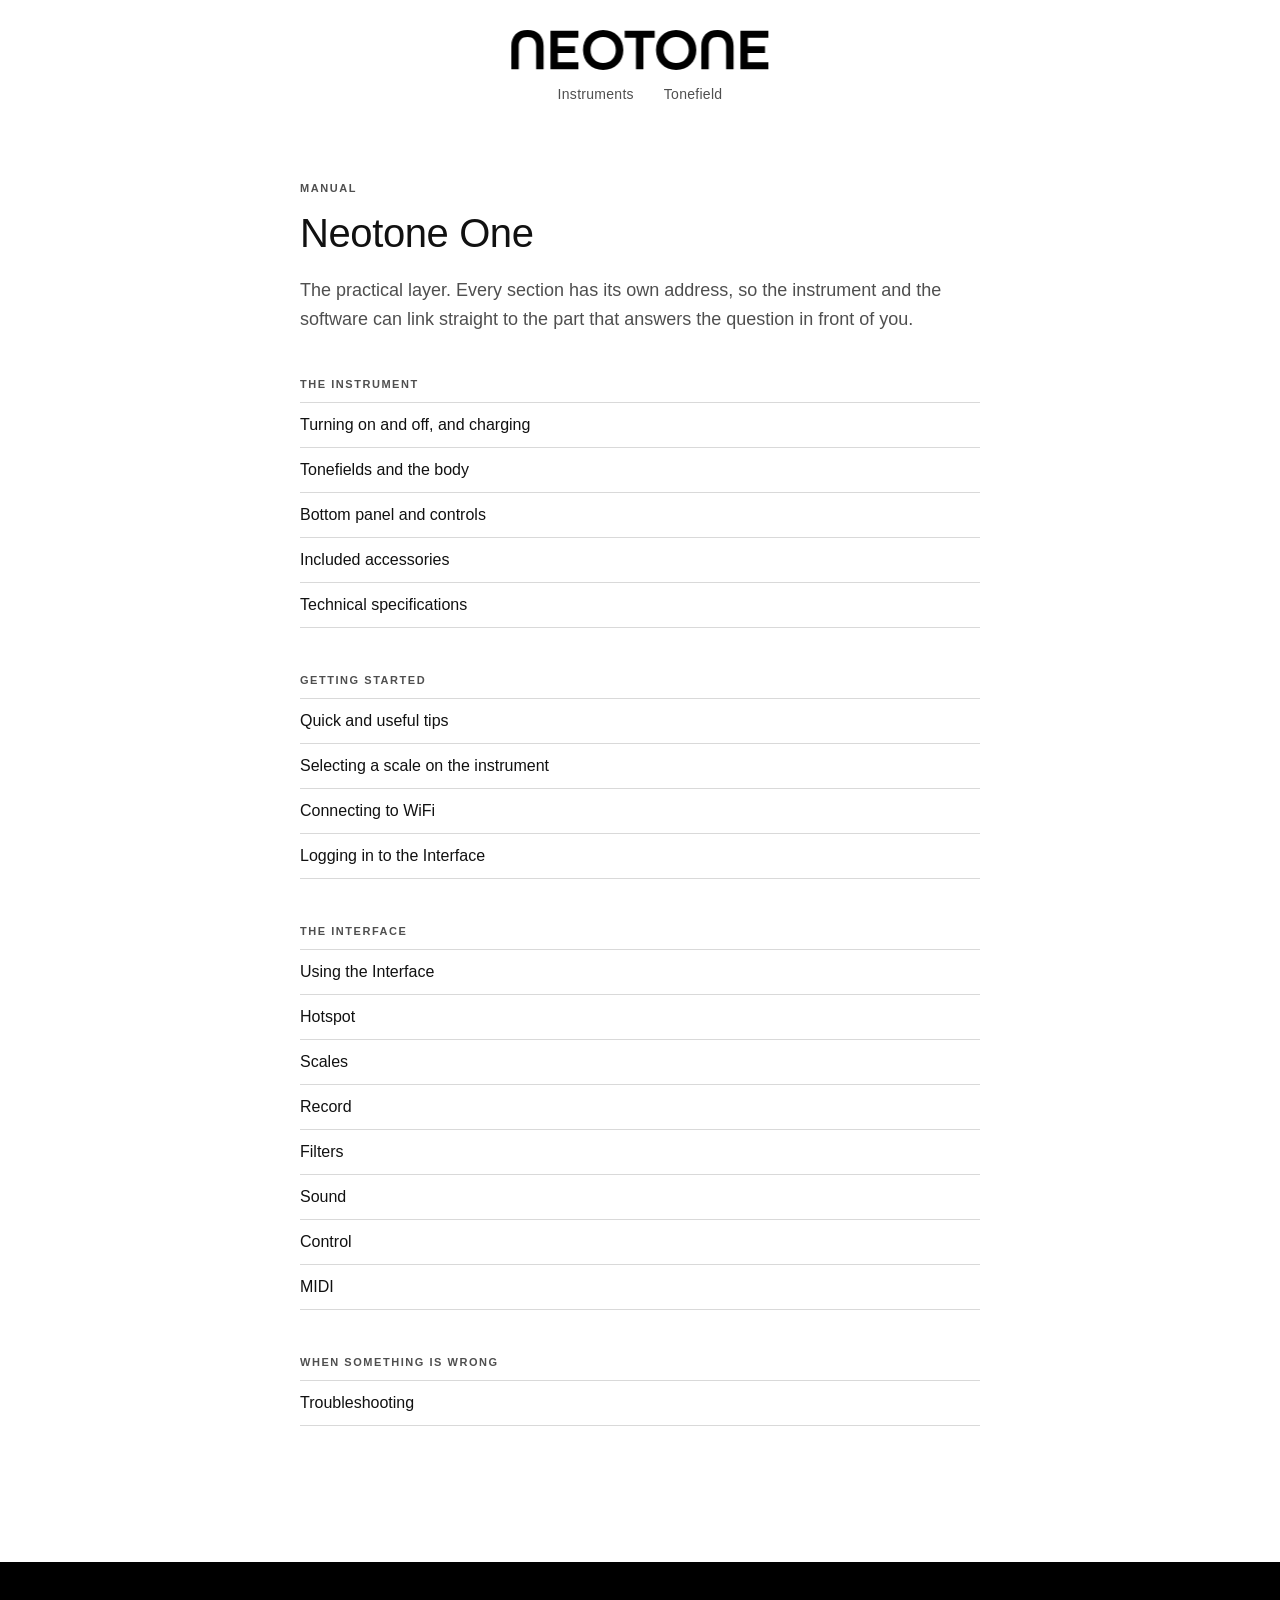
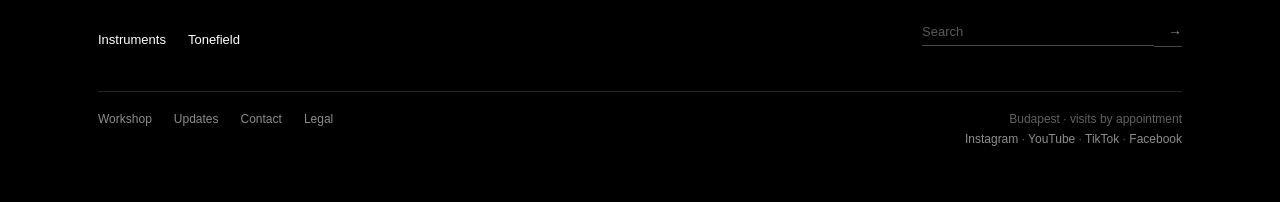
<file: manual-v1-desktop.html>
<!DOCTYPE html>
<html lang="en">
<head>
  <meta charset="utf-8">
  <meta name="viewport" content="width=device-width, initial-scale=1">
  <title>Manual · Neotone</title>
  <style>
    :root { --ink: #111; --line: #d9d9d9; --muted: #4f4f4f; --green: #2a7a2a; --max: 1180px; }

    *, *::before, *::after { box-sizing: border-box; margin: 0; padding: 0; }
    a { color: inherit; text-decoration: none; }

    body { background: #fff; color: var(--ink); font-family: Arial, Helvetica, sans-serif; }

    /* ---- Masthead ----
       Neotone sits above the sections rather than beside them, which is the
       whole point of v3: the company is the umbrella, and Culture, Instrument
       and Craft are what it consists of.

       Two states. At the top of a page the mark is centred with the sections
       beneath it. Once you scroll, the bar collapses to a single row: small
       mark on the left, sections on the right. The sections stay reachable the
       whole way down, which the v2 nav could not do, since scrolling there
       left only the return. */
    /* ---- Masthead ----
       Fixed height, contents positioned absolutely, and every moving value
       driven by scroll position rather than by a timed transition. The bar is
       therefore never mid-animation: where it sits is a function of how far
       down the page you are. */
    nav {
      position: sticky; top: 0; z-index: 10;
      background: #fff;
      height: 118px;
      /* Clipped left, right and top, open at the bottom. The row travels left as
         you scroll and the items behind the current one go to negative x, which
         would otherwise widen the page. overflow: hidden did that job but also
         cut off the Instruments submenu, which hangs below the bar, and CSS
         cannot clip one axis while leaving the other visible. */
      clip-path: inset(0 0 -320px 0);
    }
    .nav-inner {
      position: relative;
      max-width: var(--max); margin: 0 auto; padding: 0 48px;
      height: 100%;
    }

    .masthead {
      position: absolute; left: 50%; top: 30px;
      transform: translateX(-50%);
      transform-origin: left center;
      cursor: pointer;
      will-change: transform, top;
    }
    .masthead img { height: 40px; width: auto; display: block; }

    /* The row keeps its width the whole way down. Rather than folding items out
       of the flow, which changes the width and makes the target move, the row
       slides until the section you are in reaches the boundary. The others
       travel with it and fade out. */
    .sections {
      position: absolute; left: 50%; top: 86px;
      transform: translateX(-50%);
      display: flex; align-items: baseline;
      will-change: transform, top;
    }
    .sections a {
      font-size: 14px; letter-spacing: 0.02em; color: var(--muted);
      cursor: pointer; margin-left: 30px; white-space: nowrap;
      /* No colour transition. Everything in this bar is a function of scroll
         position, and a 200ms ease made the emphasis lag the scroll. */
    }
    .sections a:first-child { margin-left: 0; }


    .sections a:hover { color: var(--ink); }
    /* Emphasis on where you are: ink rather than grey, with a hairline under
       it. Quiet enough to sit in a centred row of three, clear enough to read
       as a position rather than as a hover state. */
    .sections a {
      padding-bottom: 4px;
      border-bottom: 1px solid transparent;
    }
    .sections a.current {
      color: var(--ink);
      border-bottom-color: var(--ink);
    }

    @media (max-width: 980px) {
      .nav-inner { padding: 0 24px; }
      .sections a { margin-left: 20px; }
    }

    /* Blocks size to their content rather than the viewport. The 115vh height
       came from the original mockup, where each article filled a screen during
       the colour-change scroll; without that mechanic it only pushed the first
       article off the bottom edge, so it read as something still to arrive. */
    .article {
      width: 100%;
      padding: 56px 0;
      display: flex;
      flex-direction: column;
      align-items: center;
      gap: 16px;
    }
    /* Gap between articles only, never before the first, so article one keeps
       its position just below the middle of the viewport on load. Measured in
       vh so the next article is always off the bottom edge and has to be
       scrolled to, whatever the screen height. */
    .article + .article { margin-top: 48vh; }
    /* Adjacent sibling, not :first-of-type: the opening wrapper is also a div,
       so it would claim first-of-type and this would silently match nothing. */
    .opening-wrap + .article { padding-top: 116px; }
    /* Room before the footer, so the last article ends rather than runs into it.
       last-of-type is safe here: the footer is a <footer>, so the final div
       sibling is the last article. */
    .article:last-of-type { padding-bottom: 32vh; }

    .article-label {
      font-family: sans-serif;
      font-size: 96px;
      font-weight: 700;
      color: rgba(0,0,0,0.15);
    }

    .article-title {
      font-family: sans-serif;
      font-size: 20px;
      font-weight: 400;
      color: rgba(0,0,0,0.4);
      letter-spacing: 0.01em;
    }

    /* ---- Footer ----
       Two quiet bands: sections + search, then utility + place. No column
       headings, no dividers beyond a single hairline. Wraps rather than
       needing breakpoints. */
    .site-footer { background: #000; color: #fff; margin-top: 96px; }
    .footer-inner { max-width: var(--max); margin: 0 auto; padding: 56px 48px; }

    /* Top band restates the structure and holds search. The sections repeat the
       bar deliberately: at the bottom of a page a reader is deciding what is
       next, and a list of where they can go is useful even though the same list
       is above. They also give search a left side, so it can sit right at its
       own size rather than spanning the measure. */
    .footer-top {
      display: flex; align-items: flex-end; justify-content: space-between;
      gap: 32px; flex-wrap: wrap;
    }
    .footer-sections { display: flex; align-items: baseline; gap: 22px; flex-wrap: wrap; }
    .footer-sections a {
      font-size: 13px; color: #fff; text-decoration: none; cursor: pointer;
      font-family: Arial, Helvetica, sans-serif;
    }
    .footer-sections a:hover { opacity: 0.55; }

    .footer-search { display: flex; align-items: center; width: 260px; max-width: 100%; }
    .footer-search input {
      flex: 1; min-width: 0; background: none; color: #fff;
      border: none; border-bottom: 1px solid rgba(255,255,255,0.28);
      padding: 6px 0; font-size: 13px; font-family: inherit;
    }
    .footer-search input::placeholder { color: rgba(255,255,255,0.35); }
    .footer-search input:focus { outline: none; border-bottom-color: rgba(255,255,255,0.7); }
    .footer-search button {
      background: none; border: none; border-bottom: 1px solid rgba(255,255,255,0.28);
      color: rgba(255,255,255,0.55); padding: 6px 0 6px 14px;
      font-size: 14px; font-family: inherit; cursor: pointer;
    }
    .footer-search button:hover { color: #fff; }

    .footer-band {
      display: flex; align-items: flex-start; justify-content: space-between;
      gap: 20px 32px; flex-wrap: wrap;
      margin-top: 44px; padding-top: 20px;
      border-top: 1px solid rgba(255,255,255,0.15);
    }

    .footer-utility { display: flex; flex-wrap: wrap; gap: 8px 22px; }
    .footer-utility a { font-size: 12px; color: rgba(255,255,255,0.55); text-decoration: none; cursor: pointer; font-family: Arial, Helvetica, sans-serif; }
    .footer-utility a:hover { color: #fff; }

    .footer-place { display: flex; flex-direction: column; align-items: flex-start; gap: 6px; }
    @media (min-width: 981px) { .footer-place { align-items: flex-end; text-align: right; } }
    .footer-meta { margin: 0; font-size: 12px; color: rgba(255,255,255,0.38); font-family: Arial, Helvetica, sans-serif; }
    .footer-social a { color: rgba(255,255,255,0.55); cursor: pointer; }
    .footer-social a:hover { color: #fff; }

    /* ---- Page opening ----
       Every page opens with one centred statement of what it is for, with the
       section's own name inside that sentence rather than above it as a
       heading. The nav already names the page, so a headline only repeats it.
       Same gesture on every page, so the whole site reads as written. */
    /* Entry fade sits on the wrapper, not the heading. The animation uses
       fill: both, so its final opacity keeps applying and would override the
       scroll fade below. Two elements, two opacities, composed by the browser. */
    .opening-wrap { animation: opening-in 760ms ease 140ms both; }
    @keyframes opening-in {
      from { opacity: 0; }
      to   { opacity: 1; }
    }
    .opening {
      max-width: 720px; margin-left: auto; margin-right: auto;
      padding: 104px 0 88px; text-align: center;
      font-size: 21px; font-weight: 400; line-height: 1.7; color: var(--ink);
    }
    .opening-name { font-size: 34px; line-height: 1; letter-spacing: -0.01em; white-space: nowrap; }
    @media (prefers-reduced-motion: reduce) {
      .opening-wrap { animation: none; }
    }

    /* ---- Article ----
       Articles and utility pages render identically. The only difference is the
       mark in the masthead: an article carries its container's mark, a utility
       page carries the plain Neotone mark. Media runs to the content grid;
       reading stays at a measure. */
    .piece { max-width: var(--max); margin: 0 auto; padding: 0 48px 40px; }
    .piece-head { max-width: 680px; margin: 0 auto; padding: 64px 0 44px; }
    .piece-kicker {
      display: block; margin-bottom: 16px;
      font-size: 11px; font-weight: 700; text-transform: uppercase;
      letter-spacing: 0.14em; color: var(--muted);
    }
    .piece-title { margin: 0 0 20px; font-size: 40px; font-weight: 400; line-height: 1.15; letter-spacing: -0.01em; }
    .piece-standfirst { margin: 0; font-size: 18px; line-height: 1.6; color: var(--muted); }
    .piece-media { margin: 0 0 56px; }
    .video-box { width: 100%; aspect-ratio: 16 / 9; background: #ededed; }
    .piece-caption { margin: 12px 0 0; font-size: 12px; line-height: 1.5; color: var(--muted); }
    .piece-body { max-width: 680px; margin: 0 auto; }
    .piece-body p { margin: 0 0 1.45em; font-size: 17px; line-height: 1.75; }
    .piece-body p:last-child { margin-bottom: 0; }
    .piece-sub {
      margin: 2.4em 0 1em; font-size: 11px; font-weight: 700;
      text-transform: uppercase; letter-spacing: 0.14em; color: var(--muted);
    }
    @media (max-width: 980px) {
      .piece-title { font-size: 30px; }
      .piece-head { padding-top: 48px; }
    }

    /* ---- Contents and section lists (utility pages) ---- */
    .toc { max-width: 680px; margin: 0 auto; }
    .toc-group { margin-bottom: 46px; }
    .toc-group:last-child { margin-bottom: 0; }
    .toc-label {
      display: block; margin-bottom: 12px;
      font-size: 11px; font-weight: 700; text-transform: uppercase;
      letter-spacing: 0.14em; color: var(--muted);
    }
    .toc-note { margin: 0 0 14px; font-size: 13px; line-height: 1.6; color: var(--muted); }
    .toc-list { list-style: none; margin: 0; padding: 0; border-top: 1px solid var(--line); }
    .toc-list li { border-bottom: 1px solid var(--line); }
    .toc-list a { display: block; padding: 13px 0; font-size: 16px; }
    .toc-list a:hover { color: var(--muted); }
    .toc-out {
      margin-left: 10px; font-size: 10px; text-transform: uppercase;
      letter-spacing: 0.12em; color: var(--muted);
    }
  </style>
</head>
<body>

  <nav>
    <div class="nav-inner">
      <div class="masthead" role="presentation"><img src="media/wordmark/neotone.svg" alt="Neotone"></div>
      <div class="sections">
        <a href="index.html" data-section="instruments">Instruments</a>
        <a href="tonefield.html" data-section="tonefield">Tonefield</a>
      </div>
    </div>
  </nav>

  <article class="piece">

    <header class="piece-head">
      <span class="piece-kicker">Manual</span>
      <h1 class="piece-title">Neotone One</h1>
      <p class="piece-standfirst">The practical layer. Every section has its own address, so the instrument and the software can link straight to the part that answers the question in front of you.</p>
    </header>

    <div class="toc">

      <div class="toc-group">
        <span class="toc-label">The instrument</span>
        <ul class="toc-list">
          <li><a href="#">Turning on and off, and charging</a></li>
          <li><a href="#">Tonefields and the body</a></li>
          <li><a href="#">Bottom panel and controls</a></li>
          <li><a href="#">Included accessories</a></li>
          <li><a href="#">Technical specifications</a></li>
        </ul>
      </div>

      <div class="toc-group">
        <span class="toc-label">Getting started</span>
        <ul class="toc-list">
          <li><a href="#">Quick and useful tips</a></li>
          <li><a href="#">Selecting a scale on the instrument</a></li>
          <li><a href="#">Connecting to WiFi</a></li>
          <li><a href="#">Logging in to the Interface</a></li>
        </ul>
      </div>

      <div class="toc-group">
        <span class="toc-label">The Interface</span>
        <ul class="toc-list">
          <li><a href="#">Using the Interface</a></li>
          <li><a href="#">Hotspot</a></li>
          <li><a href="manual-scales.html">Scales</a></li>
          <li><a href="#">Record</a></li>
          <li><a href="#">Filters</a></li>
          <li><a href="#">Sound</a></li>
          <li><a href="#">Control</a></li>
          <li><a href="#">MIDI</a></li>
        </ul>
      </div>

      <div class="toc-group">
        <span class="toc-label">When something is wrong</span>
        <ul class="toc-list">
          <li><a href="#">Troubleshooting</a></li>
        </ul>
      </div>

    </div>

  </article>

  <footer class="site-footer">
    <div class="footer-inner">

      <div class="footer-top">
        <div class="footer-sections">
          <a href="index.html">Instruments</a>
          <a href="tonefield.html">Tonefield</a>
        </div>
        <form class="footer-search" onsubmit="handleSearch(event)">
          <input type="search" placeholder="Search" />
          <button type="submit" aria-label="Search">&rarr;</button>
        </form>
      </div>

      <div class="footer-band">
        <div class="footer-utility">
          <a onclick="utilityLink('Workshop')">Workshop</a>
          <a href="updates.html">Updates</a>
          <a onclick="utilityLink('Contact')">Contact</a>
          <a href="legal.html">Legal</a>
        </div>
        <div class="footer-place">
          <p class="footer-meta">Budapest &middot; visits by appointment</p>
          <p class="footer-meta footer-social">
            <a onclick="socialLink('Instagram')">Instagram</a> &middot;
            <a onclick="socialLink('YouTube')">YouTube</a> &middot;
            <a onclick="socialLink('TikTok')">TikTok</a> &middot;
            <a onclick="socialLink('Facebook')">Facebook</a>
          </p>
        </div>
      </div>

    </div>
  </footer>

  <script>
    /* ---- Masthead ----
       SECTION is which of the three this page belongs to, empty on pages that
       belong to none. It marks the current section. With the sections on screen
       the whole way down there is nothing to return from, which removes most of
       the machinery v2 needed. */
    const SECTION = '';

    const nav      = document.querySelector('nav');
    const navInner = document.querySelector('.nav-inner');
    const masthead = document.querySelector('.masthead');
    const sections = document.querySelector('.sections');
    const links    = [...document.querySelectorAll('.sections a')];

    /* The section this page belongs to is marked from the first frame. Pages
       belonging to no section, legal for instance, mark nothing. */
    const current = links.find(a => a.dataset.section === SECTION);
    if (current) current.classList.add('current');

    /* Two overlapping ranges. The sections you are not in fade first and
       slowly; the pair travels left over a longer distance, so the move reads
       as deliberate and stays tied to the scroll rather than snapping. */
    const FADE_FROM  = 20,  FADE_TO  = 220;
    const SHIFT_FROM = 60,  SHIFT_TO = 460;
    const MARK_TOP   = [30, 22];
    const SECT_TOP   = [86, 62];
    const MARK_SCALE = [1, 0.55];

    let markShift = null;
    const selNav = document.getElementById('sel-nav');


    /* Measured with the bar at rest, so the numbers are the distance from where
       each element sits when centred to the content boundary. Remeasured once
       the wordmark has loaded, since an image with no width measures wrong. */
    function measure() {
      const style = getComputedStyle(navInner);
      const contentLeft = navInner.getBoundingClientRect().left + parseFloat(style.paddingLeft);
      const rest = el => {
        const prev = el.style.transform;
        el.style.transform = 'translateX(-50%)';
        const left = el.getBoundingClientRect().left;
        el.style.transform = prev;
        return left;
      };
      markShift = Math.round(contentLeft - rest(masthead));
      /* offsetLeft on a link is measured inside .sections, which is its offset
         parent, so it is added to the row's own left rather than compared with
         it. Both targets are the same content boundary, which is what puts the
         mark and the section you are in on one left edge. */

    }

    const ramp = (y, a, b) => Math.min(Math.max((y - a) / (b - a), 0), 1);
    const lerp = (r, t) => r[0] + (r[1] - r[0]) * t;

    /* The ramps are scaled to the page. On a short page, a placeholder or an
       empty checkout, there is not enough scroll to travel the full distance,
       and the bar would stop part way. Scaling the ranges to the available
       scroll means the collapse always completes by the bottom, however far
       the bottom is. */
    function scrollRange() {
      return Math.max(document.documentElement.scrollHeight - window.innerHeight, 0);
    }

    function updateNav() {
      if (markShift === null) measure();
      const y = window.scrollY;
      const k = Math.min(1, scrollRange() / SHIFT_TO) || 1;
      const fade  = ramp(y, FADE_FROM * k, FADE_TO * k);
      const shift = ramp(y, SHIFT_FROM * k, SHIFT_TO * k);

      masthead.style.top = lerp(MARK_TOP, shift) + 'px';
      masthead.style.transform =
        'translateX(calc(-50% + ' + (markShift * shift) + 'px)) scale(' + lerp(MARK_SCALE, shift) + ')';

      sections.style.top = lerp(SECT_TOP, shift) + 'px';

      /* Selection sits at the right of the row, level with the section names,
         and stays through the collapse: it is an affordance, not a section. */
      if (selNav) selNav.style.top = lerp(SECT_TOP, shift) + 'px';

      /* Every section fades, the current one included. Collapsed, the bar is
         the name alone: present, and a way back to the menu. The page says
         where you are; the bar does not have to. */
      links.forEach(a => {
        a.style.opacity = String(1 - fade);
        a.style.pointerEvents = fade > 0.9 ? 'none' : '';
      });


    }

    /* Once the bar has moved, the mark reopens it. At rest it goes to the
       front, which is what it says. */
    /* Collapsed, the bar is a label rather than a menu: the two sections you are
       not in are invisible and take no clicks. Anywhere in the bar reopens it,
       so reaching for a section name that is not there does something sensible
       instead of nothing. The section you are in still behaves as a link. */
    /* Collapsed, the bar is a label rather than a menu, and anywhere in it
       reopens the bar. The section you are in behaves exactly as the mark does,
       because at that point the two are halves of one label and clicking either
       should do the same thing. */
    nav.addEventListener('click', e => {
      const own = e.target.closest('.sections a[data-section="' + SECTION + '"]');
      if (own) {
        e.preventDefault();
        if (window.scrollY > 0) window.scrollTo({ top: 0, behavior: 'smooth' });
        return;
      }
      if (window.scrollY <= SHIFT_FROM) return;
      e.preventDefault();
      window.scrollTo({ top: 0, behavior: 'smooth' });
    });

    function remeasure() { markShift = null; updateNav(); }
    window.addEventListener('resize', remeasure);
    window.addEventListener('load', remeasure);
    document.querySelectorAll('nav img').forEach(img => {
      if (!img.complete) img.addEventListener('load', remeasure, { once: true });
    });



    window.addEventListener('scroll', updateNav, { passive: true });
    updateNav();

    /* ---- Footer ---- */
    /* Footer section links rise before they leave. At the bottom of a page the
       bar is collapsed to a label, so navigating straight away would cut to a
       page with the menu already open. Scrolling up first lets it unfold on the
       way out, and the next page then opens in the state you left this one in.

       The interval watches for the scroll to land; the timeout fires the
       navigation regardless, covering smooth scrolling being disabled or
       interrupted, so the link can never become a dead end. */
    function scrollToTopThen(after) {
      if (window.scrollY < 4) { if (after) after(); return; }
      let gone = false;
      const go = () => { if (!gone) { gone = true; if (after) after(); } };
      window.scrollTo({ top: 0, behavior: 'smooth' });
      const watch = setInterval(() => {
        if (window.scrollY < 4) { clearInterval(watch); setTimeout(go, 160); }
      }, 50);
      setTimeout(() => { clearInterval(watch); go(); }, 1200);
    }

    document.querySelectorAll('.footer-sections a').forEach(link => {
      link.addEventListener('click', e => {
        e.preventDefault();
        const href = link.getAttribute('href');
        const here = location.pathname.split('/').pop() || 'tonefield.html';
        /* Already here: just go back to the top and let the bar reopen. */
        if (href === here) { scrollToTopThen(null); return; }
        scrollToTopThen(() => { window.location.href = href; });
      });
    });

    function handleSearch(e) {
      e.preventDefault();
      alert("Site search. Not mocked up yet.");
    }
    /* Outbound, so they leave the site rather than routing through it. Wired as
       alerts here because the accounts are not linked yet. */
    function socialLink(name) {
      alert("Neotone on " + name + ". External link, not wired up yet.");
    }

    function utilityLink(name) {
      alert(name === 'Workshop'
        ? "Workshop: the people and the production process. Not mocked up yet."
        : name + " page. Not mocked up yet.");
    }


  </script>

</body>
</html>
</file>
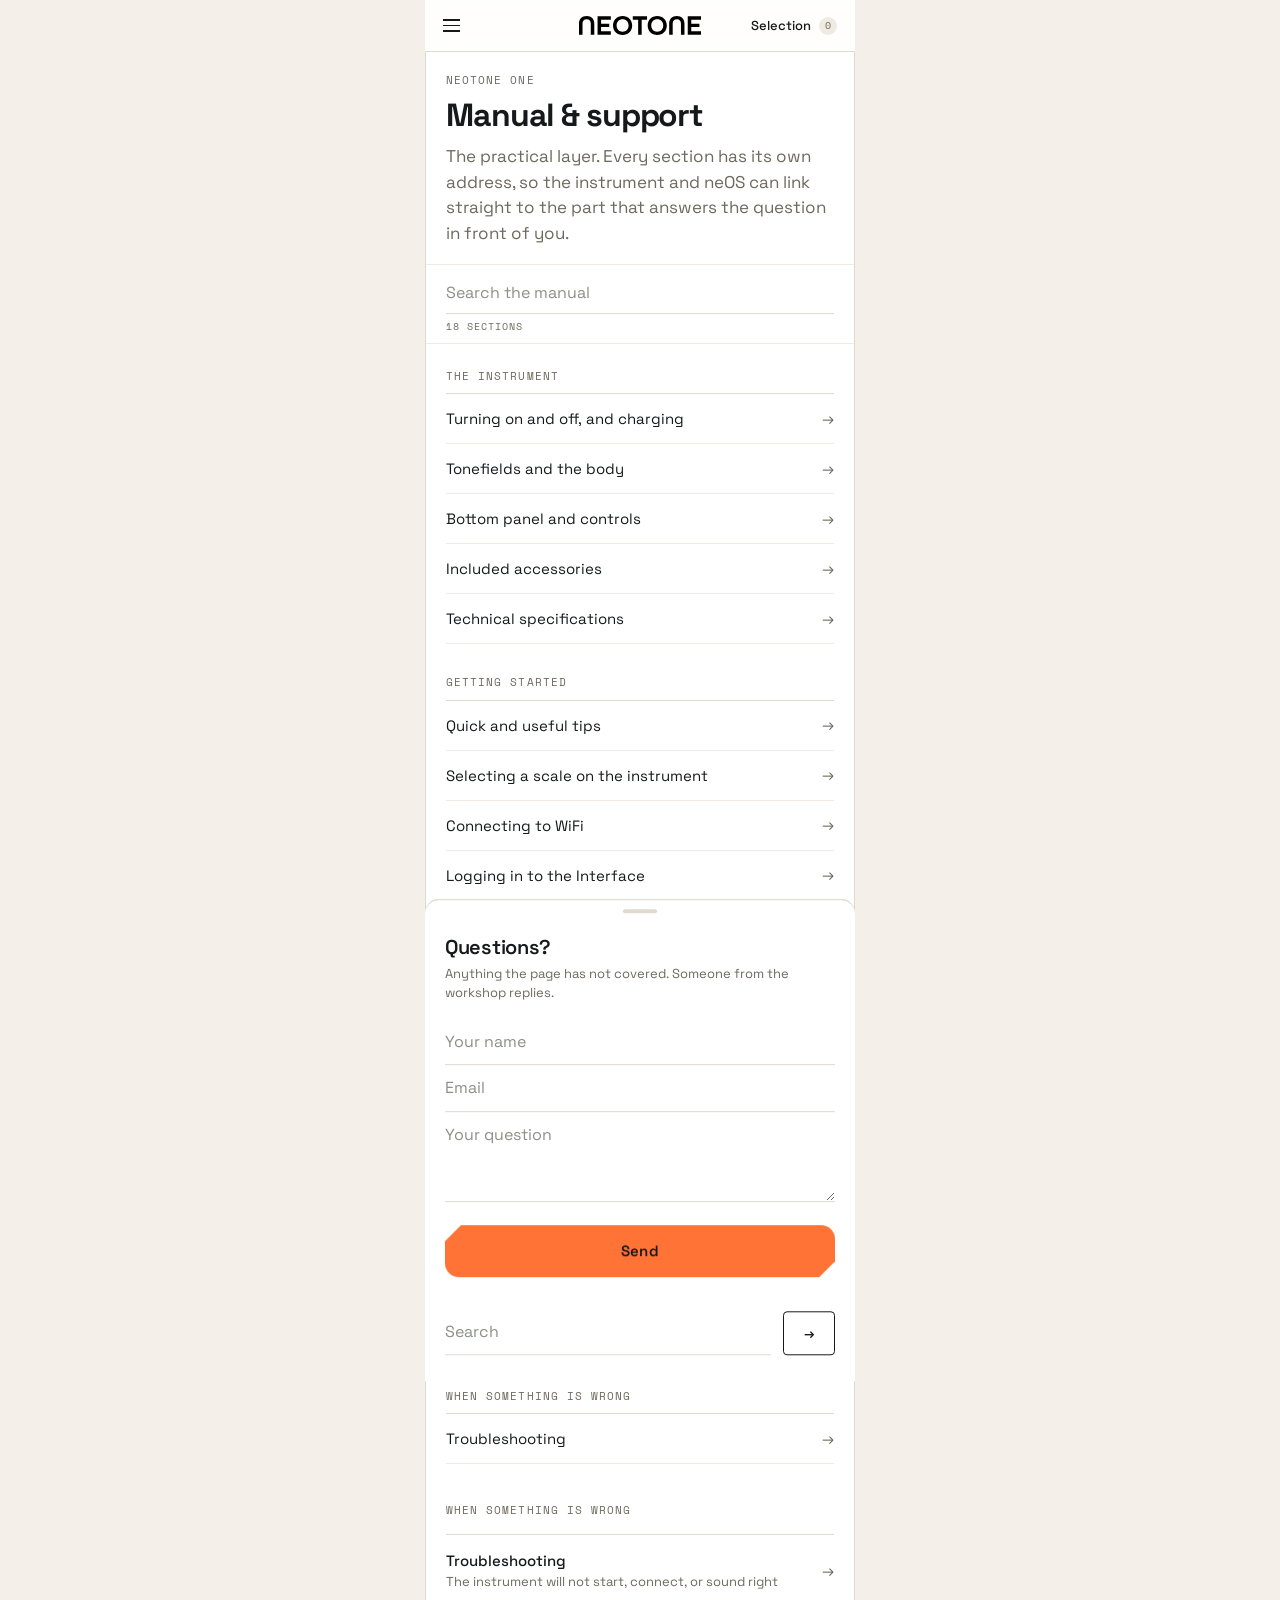
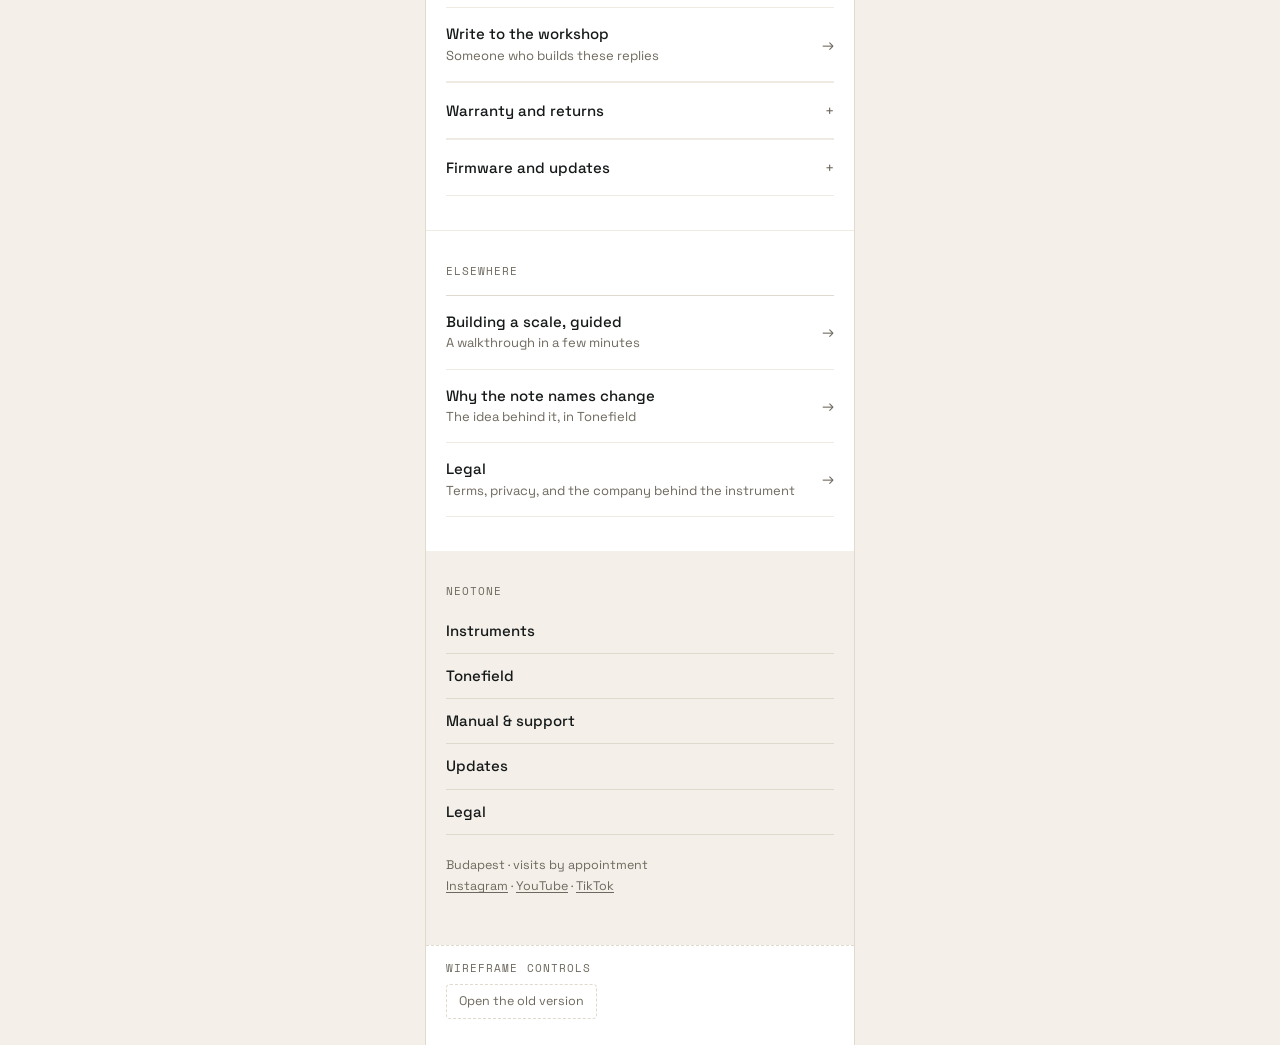
<file: manual.html>
<!DOCTYPE html>
<html lang="en">
<head>
<meta charset="utf-8">
<meta name="viewport" content="width=device-width, initial-scale=1, viewport-fit=cover">
<meta name="theme-color" content="#FFFFFF">
<title>Manual &amp; support · Neotone</title>
<link rel="preconnect" href="https://fonts.googleapis.com">
<link rel="preconnect" href="https://fonts.gstatic.com" crossorigin>
<link rel="stylesheet" href="https://fonts.googleapis.com/css2?family=Space+Grotesk:wght@400;500;600;700&family=Source+Serif+4:opsz,wght@8..60,400;8..60,600&family=Space+Mono:wght@400;700&display=swap">
<link rel="stylesheet" href="neo.css">
<style>
/* ---- page: utility ---------------------------------------- */
.masthead-block{padding:22px var(--pad) 18px;}
.masthead-block h1{font-size:var(--t-display);line-height:var(--lh-display);letter-spacing:-.035em;font-weight:700;margin-top:10px;}
.masthead-block .meta{margin-top:12px;text-transform:none;letter-spacing:0;font-family:var(--f-ui);font-size:var(--t-lead);line-height:var(--lh-lead);color:var(--muted);}

.searchbar{
  position:sticky;top:var(--bar);z-index:40;
  background:var(--veil);backdrop-filter:saturate(180%) blur(12px);
  border-bottom:1px solid var(--line-soft);border-top:1px solid var(--line-soft);
  padding:8px var(--pad) 10px;
}
.searchbar .field{padding:9px 0;font-size:16px;}
.searchbar .hint{font-family:var(--f-mono);font-size:9.5px;letter-spacing:var(--tr-label);text-transform:uppercase;color:var(--muted);margin-top:6px;display:block;}

.group{padding:26px var(--pad) 6px;}
.group .lbl{margin-bottom:4px;}
.group .rows{margin-top:10px;}
.group .row{min-height:50px;padding:13px 0;}
.group .row .t{font-size:var(--t-ui);font-weight:400;}
.group[hidden]{display:none;}
.row[hidden]{display:none;}
.noresult{padding:34px var(--pad);text-align:center;}
</style>
</head>
<body>

<header class="appbar">
  <button class="iconbtn" data-open="menu" aria-label="Menu"><span class="bars"><i></i><i></i><i></i></span></button>
  <a class="mark" href="index.html"><img src="media/wordmark/neotone.svg" alt="Neotone"></a>
  <button class="iconbtn r" data-open="selection">Selection<span class="selcount" id="selcount">0</span></button>
</header>

<div class="app">

  <div class="masthead-block" style="margin-top:var(--bar);">
    <span class="lbl">Neotone One</span>
    <h1>Manual &amp; support</h1>
    <span class="meta">The practical layer. Every section has its own address, so the instrument and neOS can link straight to the part that answers the question in front of you.</span>
  </div>

  <div class="searchbar">
    <input class="field" type="search" id="q" placeholder="Search the manual" autocomplete="off">
    <span class="hint" id="qhint">18 sections</span>
  </div>

  <div id="toc"></div>
  <p class="small noresult" id="noresult" hidden>Nothing matches. Try “scale”, “wifi” or “midi”.</p>

  <section>
    <div class="sec-head"><span class="lbl">When something is wrong</span></div>
    <div class="rows">
      <a class="row" href="#" data-stub="Troubleshooting">
        <span class="grow"><span class="t">Troubleshooting</span><span class="d">The instrument will not start, connect, or sound right</span></span><span class="arw">→</span>
      </a>
      <button class="row" data-open="contact">
        <span class="grow"><span class="t">Write to the workshop</span><span class="d">Someone who builds these replies</span></span><span class="arw">→</span>
      </button>
    </div>
    <div class="rows hair disc">
      <button class="row" data-disc><span class="grow"><span class="t">Warranty and returns</span></span><span class="arw">+</span></button>
      <div class="disc-body"><div><div class="disc-inner">
        <p class="small">Two years on every instrument, covering material and workmanship. Returns for a full refund within two weeks of delivery, no explanation required. Repairs are done at the workshop in Budapest; shipping both ways is on us for the first year.</p>
      </div></div></div>
    </div>
    <div class="rows hair disc">
      <button class="row" data-disc><span class="grow"><span class="t">Firmware and updates</span></span><span class="arw">+</span></button>
      <div class="disc-body"><div><div class="disc-inner">
        <p class="small">neOS updates over the air. The instrument checks weekly and installs when it is idle and charged. Release notes go out on the mailing list and are kept in <a href="updates.html" style="text-decoration:underline;">Updates</a>.</p>
      </div></div></div>
    </div>
  </section>

  <section>
    <div class="sec-head"><span class="lbl">Elsewhere</span></div>
    <div class="rows">
      <a class="row" href="manual-scales.html">
        <span class="grow"><span class="t">Building a scale, guided</span><span class="d">A walkthrough in a few minutes</span></span><span class="arw">→</span>
      </a>
      <a class="row" href="neos-note-names.html">
        <span class="grow"><span class="t">Why the note names change</span><span class="d">The idea behind it, in Tonefield</span></span><span class="arw">→</span>
      </a>
      <a class="row" href="legal.html">
        <span class="grow"><span class="t">Legal</span><span class="d">Terms, privacy, and the company behind the instrument</span></span><span class="arw">→</span>
      </a>
    </div>
  </section>

  <footer class="site-foot">
    <span class="lbl" style="margin-bottom:10px;">Neotone</span>
    <div class="foot-links">
      <a href="index.html">Instruments</a>
      <a href="tonefield.html">Tonefield</a>
      <a href="manual.html">Manual &amp; support</a>
      <a href="updates.html">Updates</a>
      <a href="legal.html">Legal</a>
    </div>
    <p class="foot-meta">
      Budapest · visits by appointment<br>
      <a href="#" data-stub="Instagram">Instagram</a> ·
      <a href="#" data-stub="YouTube">YouTube</a> ·
      <a href="#" data-stub="TikTok">TikTok</a>
    </p>
  </footer>

  <div class="wf">
    <span class="lbl">Wireframe controls</span>
    <a href="manual-v1-desktop.html">Open the old version</a>
  </div>

</div>

<script src="neo.js"></script>
<script>
var esc = neo.esc;
function $(id){ return document.getElementById(id); }

var TOC = [
  { g:'The instrument', items:[
    { t:'Turning on and off, and charging', href:'#' },
    { t:'Tonefields and the body',          href:'#' },
    { t:'Bottom panel and controls',        href:'#' },
    { t:'Included accessories',             href:'#' },
    { t:'Technical specifications',         href:'#' }
  ]},
  { g:'Getting started', items:[
    { t:'Quick and useful tips',              href:'#' },
    { t:'Selecting a scale on the instrument', href:'#' },
    { t:'Connecting to WiFi',                 href:'#' },
    { t:'Logging in to the Interface',        href:'#' }
  ]},
  { g:'The Interface', items:[
    { t:'Using the Interface', href:'#' },
    { t:'Hotspot',             href:'#' },
    { t:'Scales',              href:'manual-scales.html' },
    { t:'Record',              href:'#' },
    { t:'Filters',             href:'#' },
    { t:'Sound',               href:'#' },
    { t:'Control',             href:'#' },
    { t:'MIDI',                href:'#' }
  ]},
  { g:'When something is wrong', items:[
    { t:'Troubleshooting', href:'#' }
  ]}
];

var total = TOC.reduce(function(n, g){ return n + g.items.length; }, 0);

$('toc').innerHTML = TOC.map(function(g, gi){
  return '<div class="group" data-group="' + gi + '">' +
    '<span class="lbl">' + esc(g.g) + '</span>' +
    '<div class="rows">' + g.items.map(function(it){
      return '<a class="row" href="' + it.href + '" data-t="' + esc(it.t.toLowerCase()) + '">' +
        '<span class="grow"><span class="t">' + esc(it.t) + '</span></span><span class="arw">→</span></a>';
    }).join('') + '</div></div>';
}).join('');

/* Live filter. A manual is looked up, not read: the search is the
   primary control here, which is why it sits under the bar and stays. */
$('q').addEventListener('input', function(){
  var q = this.value.trim().toLowerCase();
  var shown = 0;
  [].forEach.call(document.querySelectorAll('#toc .group'), function(g){
    var any = 0;
    [].forEach.call(g.querySelectorAll('.row'), function(r){
      var hit = !q || r.dataset.t.indexOf(q) !== -1;
      r.hidden = !hit;
      if (hit) any++;
    });
    g.hidden = !any;
    shown += any;
  });
  $('noresult').hidden = shown > 0;
  $('qhint').textContent = q ? shown + ' of ' + total + ' sections' : total + ' sections';
});
$('qhint').textContent = total + ' sections';
</script>
</body>
</html>
</file>
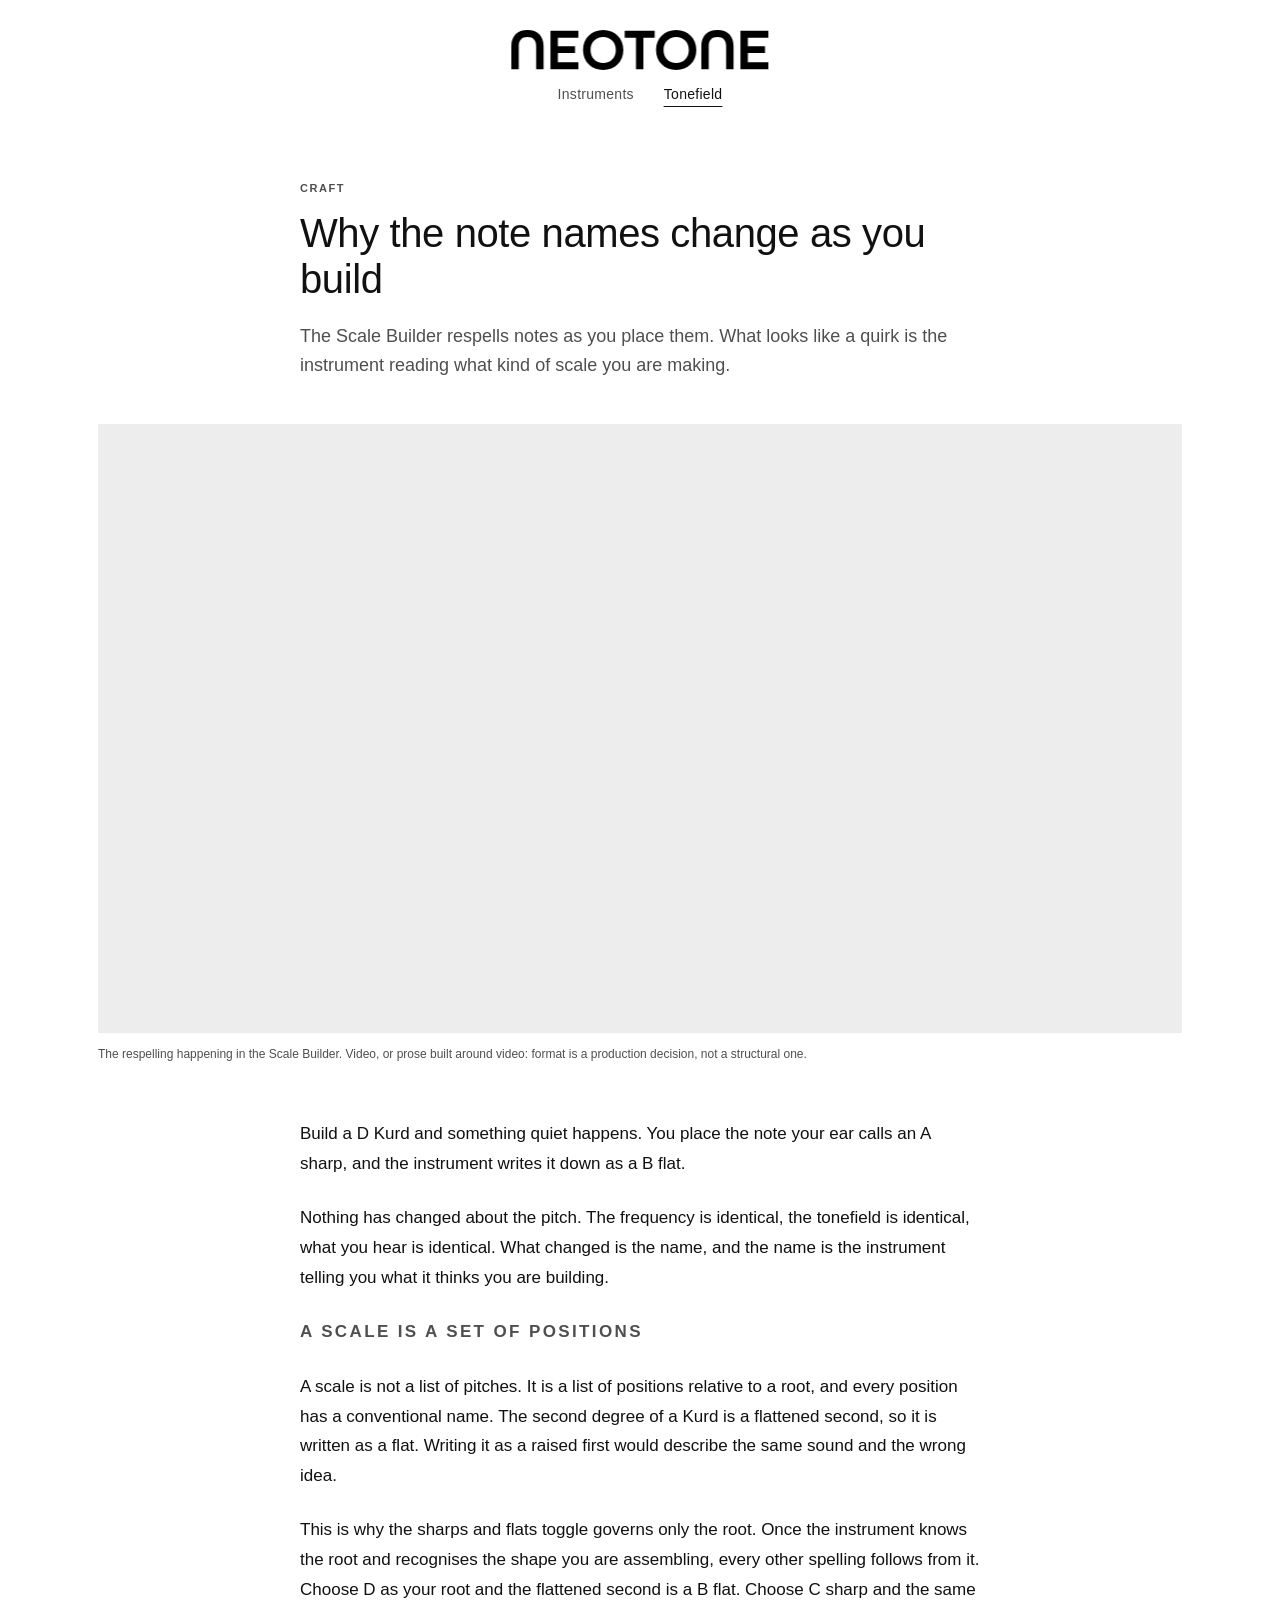
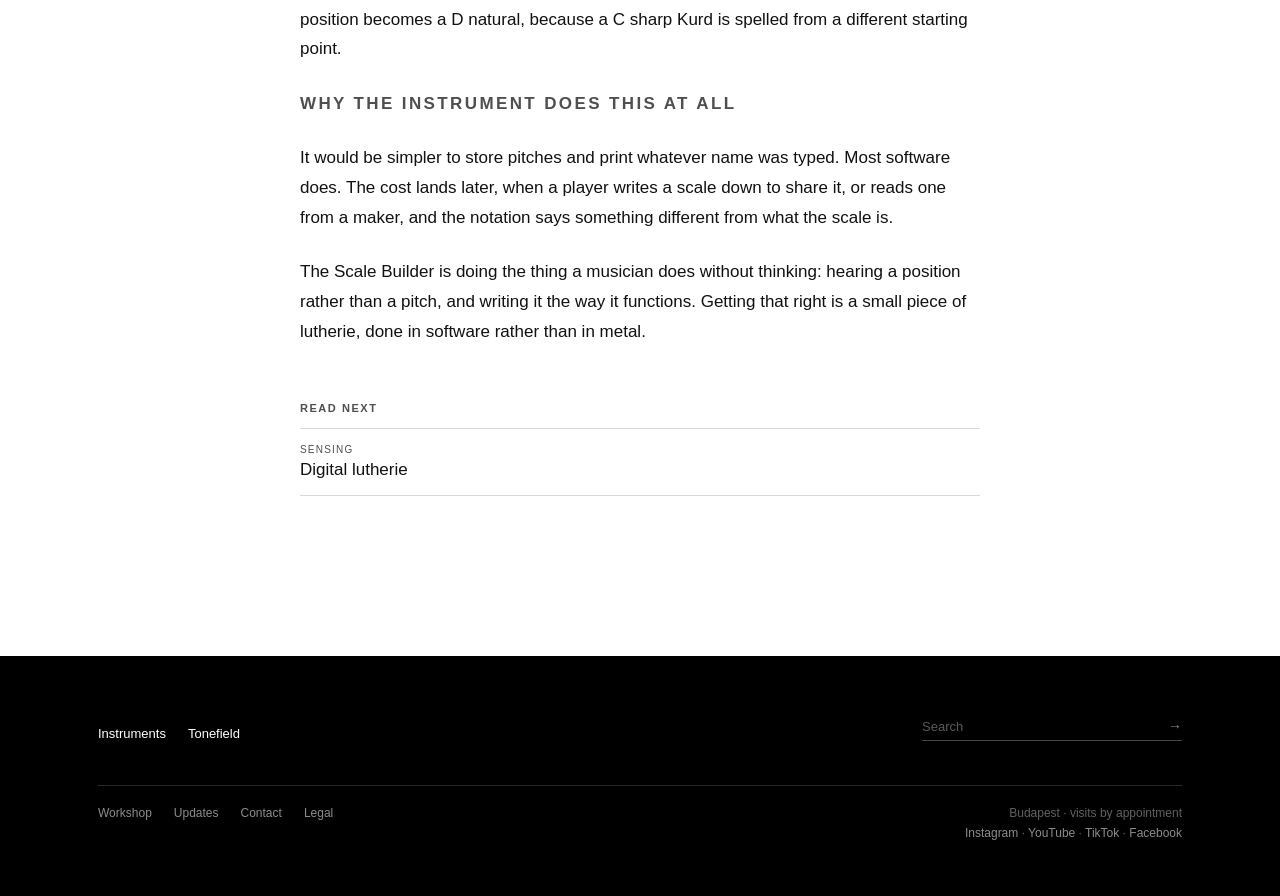
<file: neos-note-names.html>
<!DOCTYPE html>
<html lang="en">
<head>
  <meta charset="utf-8">
  <meta name="viewport" content="width=device-width, initial-scale=1">
  <title>Why the note names change as you build · Tonefield</title>
  <style>
    :root { --ink: #111; --line: #d9d9d9; --muted: #4f4f4f; --green: #2a7a2a; --max: 1180px; }

    *, *::before, *::after { box-sizing: border-box; margin: 0; padding: 0; }
    a { color: inherit; text-decoration: none; }

    body { background: #fff; color: var(--ink); font-family: Arial, Helvetica, sans-serif; }

    /* ---- Masthead ----
       Neotone sits above the sections rather than beside them, which is the
       whole point of v3: the company is the umbrella, and Culture, Instrument
       and Craft are what it consists of.

       Two states. At the top of a page the mark is centred with the sections
       beneath it. Once you scroll, the bar collapses to a single row: small
       mark on the left, sections on the right. The sections stay reachable the
       whole way down, which the v2 nav could not do, since scrolling there
       left only the return. */
    /* ---- Masthead ----
       Fixed height, contents positioned absolutely, and every moving value
       driven by scroll position rather than by a timed transition. The bar is
       therefore never mid-animation: where it sits is a function of how far
       down the page you are. */
    nav {
      position: sticky; top: 0; z-index: 10;
      background: #fff;
      height: 118px;
      /* Clipped left, right and top, open at the bottom. The row travels left as
         you scroll and the items behind the current one go to negative x, which
         would otherwise widen the page. overflow: hidden did that job but also
         cut off the Instruments submenu, which hangs below the bar, and CSS
         cannot clip one axis while leaving the other visible. */
      clip-path: inset(0 0 -320px 0);
    }
    .nav-inner {
      position: relative;
      max-width: var(--max); margin: 0 auto; padding: 0 48px;
      height: 100%;
    }

    .masthead {
      position: absolute; left: 50%; top: 30px;
      transform: translateX(-50%);
      transform-origin: left center;
      cursor: pointer;
      will-change: transform, top;
    }
    .masthead img { height: 40px; width: auto; display: block; }

    /* The row keeps its width the whole way down. Rather than folding items out
       of the flow, which changes the width and makes the target move, the row
       slides until the section you are in reaches the boundary. The others
       travel with it and fade out. */
    .sections {
      position: absolute; left: 50%; top: 86px;
      transform: translateX(-50%);
      display: flex; align-items: baseline;
      will-change: transform, top;
    }
    .sections a {
      font-size: 14px; letter-spacing: 0.02em; color: var(--muted);
      cursor: pointer; margin-left: 30px; white-space: nowrap;
      /* No colour transition. Everything in this bar is a function of scroll
         position, and a 200ms ease made the emphasis lag the scroll. */
    }
    .sections a:first-child { margin-left: 0; }


    .sections a:hover { color: var(--ink); }
    /* Emphasis on where you are: ink rather than grey, with a hairline under
       it. Quiet enough to sit in a centred row of three, clear enough to read
       as a position rather than as a hover state. */
    .sections a {
      padding-bottom: 4px;
      border-bottom: 1px solid transparent;
    }
    .sections a.current {
      color: var(--ink);
      border-bottom-color: var(--ink);
    }

    @media (max-width: 980px) {
      .nav-inner { padding: 0 24px; }
      .sections a { margin-left: 20px; }
    }

    /* Blocks size to their content rather than the viewport. The 115vh height
       came from the original mockup, where each article filled a screen during
       the colour-change scroll; without that mechanic it only pushed the first
       article off the bottom edge, so it read as something still to arrive. */
    .article {
      width: 100%;
      padding: 56px 0;
      display: flex;
      flex-direction: column;
      align-items: center;
      gap: 16px;
    }
    /* Gap between articles only, never before the first, so article one keeps
       its position just below the middle of the viewport on load. Measured in
       vh so the next article is always off the bottom edge and has to be
       scrolled to, whatever the screen height. */
    .article + .article { margin-top: 48vh; }
    /* Adjacent sibling, not :first-of-type: the opening wrapper is also a div,
       so it would claim first-of-type and this would silently match nothing. */
    .opening-wrap + .article { padding-top: 116px; }
    /* Room before the footer, so the last article ends rather than runs into it.
       last-of-type is safe here: the footer is a <footer>, so the final div
       sibling is the last article. */
    .article:last-of-type { padding-bottom: 32vh; }

    .article-label {
      font-family: sans-serif;
      font-size: 96px;
      font-weight: 700;
      color: rgba(0,0,0,0.15);
    }

    .article-title {
      font-family: sans-serif;
      font-size: 20px;
      font-weight: 400;
      color: rgba(0,0,0,0.4);
      letter-spacing: 0.01em;
    }

    /* ---- Footer ----
       Two quiet bands: sections + search, then utility + place. No column
       headings, no dividers beyond a single hairline. Wraps rather than
       needing breakpoints. */
    .site-footer { background: #000; color: #fff; margin-top: 96px; }
    .footer-inner { max-width: var(--max); margin: 0 auto; padding: 56px 48px; }

    /* Top band restates the structure and holds search. The sections repeat the
       bar deliberately: at the bottom of a page a reader is deciding what is
       next, and a list of where they can go is useful even though the same list
       is above. They also give search a left side, so it can sit right at its
       own size rather than spanning the measure. */
    .footer-top {
      display: flex; align-items: flex-end; justify-content: space-between;
      gap: 32px; flex-wrap: wrap;
    }
    .footer-sections { display: flex; align-items: baseline; gap: 22px; flex-wrap: wrap; }
    .footer-sections a {
      font-size: 13px; color: #fff; text-decoration: none; cursor: pointer;
      font-family: Arial, Helvetica, sans-serif;
    }
    .footer-sections a:hover { opacity: 0.55; }

    .footer-search { display: flex; align-items: center; width: 260px; max-width: 100%; }
    .footer-search input {
      flex: 1; min-width: 0; background: none; color: #fff;
      border: none; border-bottom: 1px solid rgba(255,255,255,0.28);
      padding: 6px 0; font-size: 13px; font-family: inherit;
    }
    .footer-search input::placeholder { color: rgba(255,255,255,0.35); }
    .footer-search input:focus { outline: none; border-bottom-color: rgba(255,255,255,0.7); }
    .footer-search button {
      background: none; border: none; border-bottom: 1px solid rgba(255,255,255,0.28);
      color: rgba(255,255,255,0.55); padding: 6px 0 6px 14px;
      font-size: 14px; font-family: inherit; cursor: pointer;
    }
    .footer-search button:hover { color: #fff; }

    .footer-band {
      display: flex; align-items: flex-start; justify-content: space-between;
      gap: 20px 32px; flex-wrap: wrap;
      margin-top: 44px; padding-top: 20px;
      border-top: 1px solid rgba(255,255,255,0.15);
    }

    .footer-utility { display: flex; flex-wrap: wrap; gap: 8px 22px; }
    .footer-utility a { font-size: 12px; color: rgba(255,255,255,0.55); text-decoration: none; cursor: pointer; font-family: Arial, Helvetica, sans-serif; }
    .footer-utility a:hover { color: #fff; }

    .footer-place { display: flex; flex-direction: column; align-items: flex-start; gap: 6px; }
    @media (min-width: 981px) { .footer-place { align-items: flex-end; text-align: right; } }
    .footer-meta { margin: 0; font-size: 12px; color: rgba(255,255,255,0.38); font-family: Arial, Helvetica, sans-serif; }
    .footer-social a { color: rgba(255,255,255,0.55); cursor: pointer; }
    .footer-social a:hover { color: #fff; }

    /* ---- Page opening ----
       Every page opens with one centred statement of what it is for, with the
       section's own name inside that sentence rather than above it as a
       heading. The nav already names the page, so a headline only repeats it.
       Same gesture on every page, so the whole site reads as written. */
    /* Entry fade sits on the wrapper, not the heading. The animation uses
       fill: both, so its final opacity keeps applying and would override the
       scroll fade below. Two elements, two opacities, composed by the browser. */
    .opening-wrap { animation: opening-in 760ms ease 140ms both; }
    @keyframes opening-in {
      from { opacity: 0; }
      to   { opacity: 1; }
    }
    .opening {
      max-width: 720px; margin-left: auto; margin-right: auto;
      padding: 104px 0 88px; text-align: center;
      font-size: 21px; font-weight: 400; line-height: 1.7; color: var(--ink);
    }
    .opening-name { font-size: 34px; line-height: 1; letter-spacing: -0.01em; white-space: nowrap; }
    @media (prefers-reduced-motion: reduce) {
      .opening-wrap { animation: none; }
    }

    /* ---- Article ----
       Articles and utility pages render identically. The only difference is the
       mark in the masthead: an article carries its container's mark, a utility
       page carries the plain Neotone mark. Media runs to the content grid;
       reading stays at a measure. */
    .piece { max-width: var(--max); margin: 0 auto; padding: 0 48px 40px; }
    .piece-head { max-width: 680px; margin: 0 auto; padding: 64px 0 44px; }
    .piece-kicker {
      display: block; margin-bottom: 16px;
      font-size: 11px; font-weight: 700; text-transform: uppercase;
      letter-spacing: 0.14em; color: var(--muted);
    }
    .piece-title { margin: 0 0 20px; font-size: 40px; font-weight: 400; line-height: 1.15; letter-spacing: -0.01em; }
    .piece-standfirst { margin: 0; font-size: 18px; line-height: 1.6; color: var(--muted); }
    .piece-media { margin: 0 0 56px; }
    .video-box { width: 100%; aspect-ratio: 16 / 9; background: #ededed; }
    .piece-caption { margin: 12px 0 0; font-size: 12px; line-height: 1.5; color: var(--muted); }
    .piece-body { max-width: 680px; margin: 0 auto; }
    .piece-body p { margin: 0 0 1.45em; font-size: 17px; line-height: 1.75; }
    .piece-body p:last-child { margin-bottom: 0; }
    .piece-sub {
      margin: 2.4em 0 1em; font-size: 11px; font-weight: 700;
      text-transform: uppercase; letter-spacing: 0.14em; color: var(--muted);
    }
    @media (max-width: 980px) {
      .piece-title { font-size: 30px; }
      .piece-head { padding-top: 48px; }
    }

    /* ---- Read next ----
       Propulsion, not return: the masthead already handles going back. Chosen
       for relevance rather than recency, and quiet enough to read as a coda. */
    .next { max-width: 680px; margin: 56px auto 0; }
    .next-label {
      display: block; margin-bottom: 14px; font-size: 11px; font-weight: 700;
      text-transform: uppercase; letter-spacing: 0.14em; color: var(--muted);
    }
    .next-list { list-style: none; margin: 0; padding: 0; border-top: 1px solid var(--line); }
    .next-list li { border-bottom: 1px solid var(--line); }
    .next-list a { display: block; padding: 15px 0; }
    .next-kicker {
      display: block; margin-bottom: 5px; font-size: 10px; text-transform: uppercase;
      letter-spacing: 0.12em; color: var(--muted);
    }
    .next-title { font-size: 17px; }
    .next-list a:hover .next-title { color: var(--muted); }
  </style>
</head>
<body>

  <nav>
    <div class="nav-inner">
      <div class="masthead" role="presentation"><img src="media/wordmark/neotone.svg" alt="Neotone"></div>
      <div class="sections">
        <a href="index.html" data-section="instruments">Instruments</a>
        <a href="tonefield.html" data-section="tonefield">Tonefield</a>
      </div>
    </div>
  </nav>

  <article class="piece">

    <header class="piece-head">
      <span class="piece-kicker">Craft</span>
      <h1 class="piece-title">Why the note names change as you build</h1>
      <p class="piece-standfirst">The Scale Builder respells notes as you place them. What looks like a quirk is the instrument reading what kind of scale you are making.</p>
    </header>

    <figure class="piece-media">
      <div class="video-box"></div>
      <figcaption class="piece-caption">The respelling happening in the Scale Builder. Video, or prose built around video: format is a production decision, not a structural one.</figcaption>
    </figure>

    <div class="piece-body">
      <p>Build a D Kurd and something quiet happens. You place the note your ear calls an A sharp, and the instrument writes it down as a B flat.</p>

      <p>Nothing has changed about the pitch. The frequency is identical, the tonefield is identical, what you hear is identical. What changed is the name, and the name is the instrument telling you what it thinks you are building.</p>

      <p class="piece-sub">A scale is a set of positions</p>

      <p>A scale is not a list of pitches. It is a list of positions relative to a root, and every position has a conventional name. The second degree of a Kurd is a flattened second, so it is written as a flat. Writing it as a raised first would describe the same sound and the wrong idea.</p>

      <p>This is why the sharps and flats toggle governs only the root. Once the instrument knows the root and recognises the shape you are assembling, every other spelling follows from it. Choose D as your root and the flattened second is a B flat. Choose C sharp and the same position becomes a D natural, because a C sharp Kurd is spelled from a different starting point.</p>

      <p class="piece-sub">Why the instrument does this at all</p>

      <p>It would be simpler to store pitches and print whatever name was typed. Most software does. The cost lands later, when a player writes a scale down to share it, or reads one from a maker, and the notation says something different from what the scale is.</p>

      <p>The Scale Builder is doing the thing a musician does without thinking: hearing a position rather than a pitch, and writing it the way it functions. Getting that right is a small piece of lutherie, done in software rather than in metal.</p>
    </div>

    <nav class="next" aria-label="Read next">
      <span class="next-label">Read next</span>
      <ul class="next-list">
        <li><a href="tonefield.html#digital-lutherie"><span class="next-kicker">Sensing</span><span class="next-title">Digital lutherie</span></a></li>
      </ul>
    </nav>

  </article>

  <footer class="site-footer">
    <div class="footer-inner">

      <div class="footer-top">
        <div class="footer-sections">
          <a href="index.html">Instruments</a>
          <a href="tonefield.html">Tonefield</a>
        </div>
        <form class="footer-search" onsubmit="handleSearch(event)">
          <input type="search" placeholder="Search" />
          <button type="submit" aria-label="Search">&rarr;</button>
        </form>
      </div>

      <div class="footer-band">
        <div class="footer-utility">
          <a onclick="utilityLink('Workshop')">Workshop</a>
          <a href="updates.html">Updates</a>
          <a onclick="utilityLink('Contact')">Contact</a>
          <a href="legal.html">Legal</a>
        </div>
        <div class="footer-place">
          <p class="footer-meta">Budapest &middot; visits by appointment</p>
          <p class="footer-meta footer-social">
            <a onclick="socialLink('Instagram')">Instagram</a> &middot;
            <a onclick="socialLink('YouTube')">YouTube</a> &middot;
            <a onclick="socialLink('TikTok')">TikTok</a> &middot;
            <a onclick="socialLink('Facebook')">Facebook</a>
          </p>
        </div>
      </div>

    </div>
  </footer>

  <script>
    /* ---- Masthead ----
       SECTION is which of the three this page belongs to, empty on pages that
       belong to none. It marks the current section. With the sections on screen
       the whole way down there is nothing to return from, which removes most of
       the machinery v2 needed. */
    const SECTION = 'tonefield';

    const nav      = document.querySelector('nav');
    const navInner = document.querySelector('.nav-inner');
    const masthead = document.querySelector('.masthead');
    const sections = document.querySelector('.sections');
    const links    = [...document.querySelectorAll('.sections a')];

    /* The section this page belongs to is marked from the first frame. Pages
       belonging to no section, legal for instance, mark nothing. */
    const current = links.find(a => a.dataset.section === SECTION);
    if (current) current.classList.add('current');

    /* Two overlapping ranges. The sections you are not in fade first and
       slowly; the pair travels left over a longer distance, so the move reads
       as deliberate and stays tied to the scroll rather than snapping. */
    const FADE_FROM  = 20,  FADE_TO  = 220;
    const SHIFT_FROM = 60,  SHIFT_TO = 460;
    const MARK_TOP   = [30, 22];
    const SECT_TOP   = [86, 62];
    const MARK_SCALE = [1, 0.55];

    let markShift = null;
    const selNav = document.getElementById('sel-nav');


    /* Measured with the bar at rest, so the numbers are the distance from where
       each element sits when centred to the content boundary. Remeasured once
       the wordmark has loaded, since an image with no width measures wrong. */
    function measure() {
      const style = getComputedStyle(navInner);
      const contentLeft = navInner.getBoundingClientRect().left + parseFloat(style.paddingLeft);
      const rest = el => {
        const prev = el.style.transform;
        el.style.transform = 'translateX(-50%)';
        const left = el.getBoundingClientRect().left;
        el.style.transform = prev;
        return left;
      };
      markShift = Math.round(contentLeft - rest(masthead));
      /* offsetLeft on a link is measured inside .sections, which is its offset
         parent, so it is added to the row's own left rather than compared with
         it. Both targets are the same content boundary, which is what puts the
         mark and the section you are in on one left edge. */

    }

    const ramp = (y, a, b) => Math.min(Math.max((y - a) / (b - a), 0), 1);
    const lerp = (r, t) => r[0] + (r[1] - r[0]) * t;

    /* The ramps are scaled to the page. On a short page, a placeholder or an
       empty checkout, there is not enough scroll to travel the full distance,
       and the bar would stop part way. Scaling the ranges to the available
       scroll means the collapse always completes by the bottom, however far
       the bottom is. */
    function scrollRange() {
      return Math.max(document.documentElement.scrollHeight - window.innerHeight, 0);
    }

    function updateNav() {
      if (markShift === null) measure();
      const y = window.scrollY;
      const k = Math.min(1, scrollRange() / SHIFT_TO) || 1;
      const fade  = ramp(y, FADE_FROM * k, FADE_TO * k);
      const shift = ramp(y, SHIFT_FROM * k, SHIFT_TO * k);

      masthead.style.top = lerp(MARK_TOP, shift) + 'px';
      masthead.style.transform =
        'translateX(calc(-50% + ' + (markShift * shift) + 'px)) scale(' + lerp(MARK_SCALE, shift) + ')';

      sections.style.top = lerp(SECT_TOP, shift) + 'px';

      /* Selection sits at the right of the row, level with the section names,
         and stays through the collapse: it is an affordance, not a section. */
      if (selNav) selNav.style.top = lerp(SECT_TOP, shift) + 'px';

      /* Every section fades, the current one included. Collapsed, the bar is
         the name alone: present, and a way back to the menu. The page says
         where you are; the bar does not have to. */
      links.forEach(a => {
        a.style.opacity = String(1 - fade);
        a.style.pointerEvents = fade > 0.9 ? 'none' : '';
      });


    }

    /* Once the bar has moved, the mark reopens it. At rest it goes to the
       front, which is what it says. */
    /* Collapsed, the bar is a label rather than a menu: the two sections you are
       not in are invisible and take no clicks. Anywhere in the bar reopens it,
       so reaching for a section name that is not there does something sensible
       instead of nothing. The section you are in still behaves as a link. */
    /* Collapsed, the bar is a label rather than a menu, and anywhere in it
       reopens the bar. The section you are in behaves exactly as the mark does,
       because at that point the two are halves of one label and clicking either
       should do the same thing. */
    nav.addEventListener('click', e => {
      const own = e.target.closest('.sections a[data-section="' + SECTION + '"]');
      if (own) {
        e.preventDefault();
        if (window.scrollY > 0) window.scrollTo({ top: 0, behavior: 'smooth' });
        return;
      }
      if (window.scrollY <= SHIFT_FROM) return;
      e.preventDefault();
      window.scrollTo({ top: 0, behavior: 'smooth' });
    });

    function remeasure() { markShift = null; updateNav(); }
    window.addEventListener('resize', remeasure);
    window.addEventListener('load', remeasure);
    document.querySelectorAll('nav img').forEach(img => {
      if (!img.complete) img.addEventListener('load', remeasure, { once: true });
    });



    window.addEventListener('scroll', updateNav, { passive: true });
    updateNav();

    /* ---- Footer ---- */
    /* Footer section links rise before they leave. At the bottom of a page the
       bar is collapsed to a label, so navigating straight away would cut to a
       page with the menu already open. Scrolling up first lets it unfold on the
       way out, and the next page then opens in the state you left this one in.

       The interval watches for the scroll to land; the timeout fires the
       navigation regardless, covering smooth scrolling being disabled or
       interrupted, so the link can never become a dead end. */
    function scrollToTopThen(after) {
      if (window.scrollY < 4) { if (after) after(); return; }
      let gone = false;
      const go = () => { if (!gone) { gone = true; if (after) after(); } };
      window.scrollTo({ top: 0, behavior: 'smooth' });
      const watch = setInterval(() => {
        if (window.scrollY < 4) { clearInterval(watch); setTimeout(go, 160); }
      }, 50);
      setTimeout(() => { clearInterval(watch); go(); }, 1200);
    }

    document.querySelectorAll('.footer-sections a').forEach(link => {
      link.addEventListener('click', e => {
        e.preventDefault();
        const href = link.getAttribute('href');
        const here = location.pathname.split('/').pop() || 'tonefield.html';
        /* Already here: just go back to the top and let the bar reopen. */
        if (href === here) { scrollToTopThen(null); return; }
        scrollToTopThen(() => { window.location.href = href; });
      });
    });

    function handleSearch(e) {
      e.preventDefault();
      alert("Site search. Not mocked up yet.");
    }
    /* Outbound, so they leave the site rather than routing through it. Wired as
       alerts here because the accounts are not linked yet. */
    function socialLink(name) {
      alert("Neotone on " + name + ". External link, not wired up yet.");
    }

    function utilityLink(name) {
      alert(name === 'Workshop'
        ? "Workshop: the people and the production process. Not mocked up yet."
        : name + " page. Not mocked up yet.");
    }



    /* Clicking this piece's own section restores the position it was opened
       from. Arriving there any other way lands at the top. */
    document.querySelectorAll('.sections a').forEach(a => {
      a.addEventListener('click', () => {
        if (a.dataset.section === SECTION) {
          sessionStorage.setItem('neotone_restore', SECTION);
        }
      });
    });

  </script>

</body>
</html>
</file>
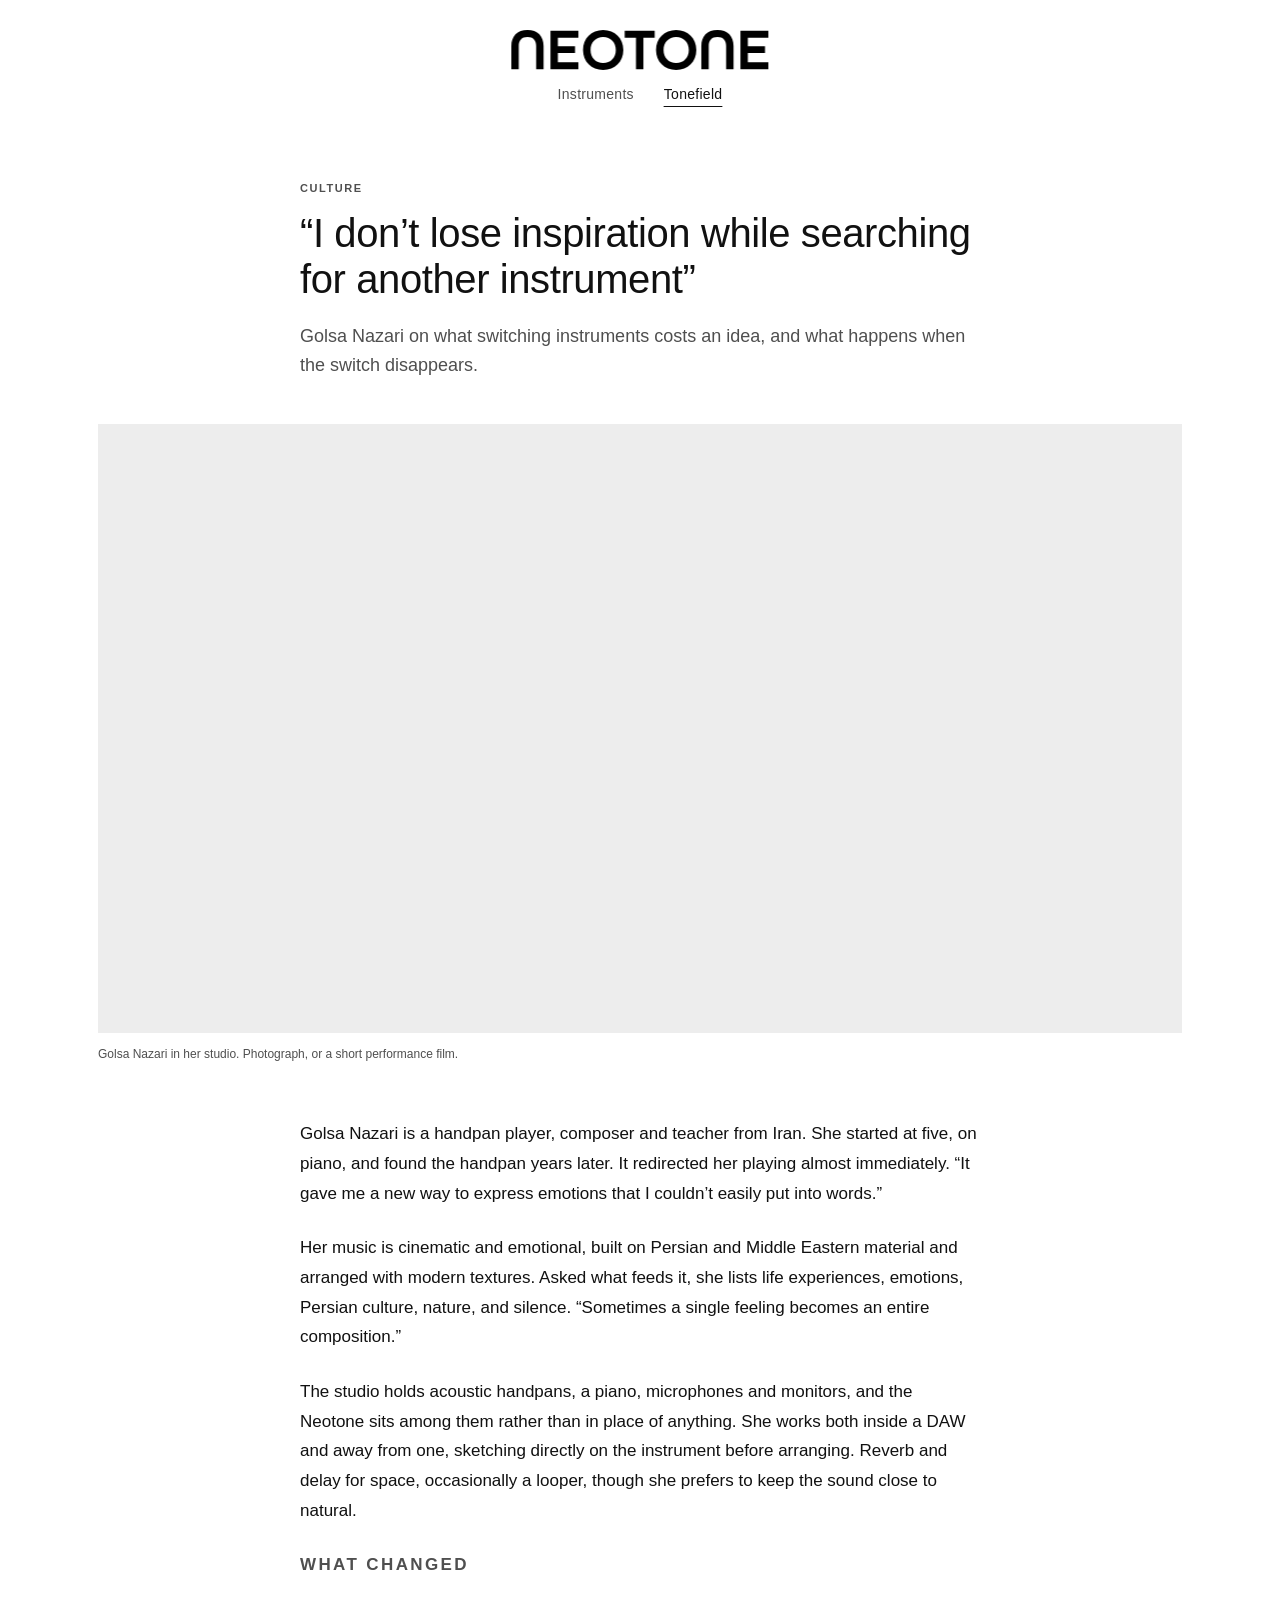
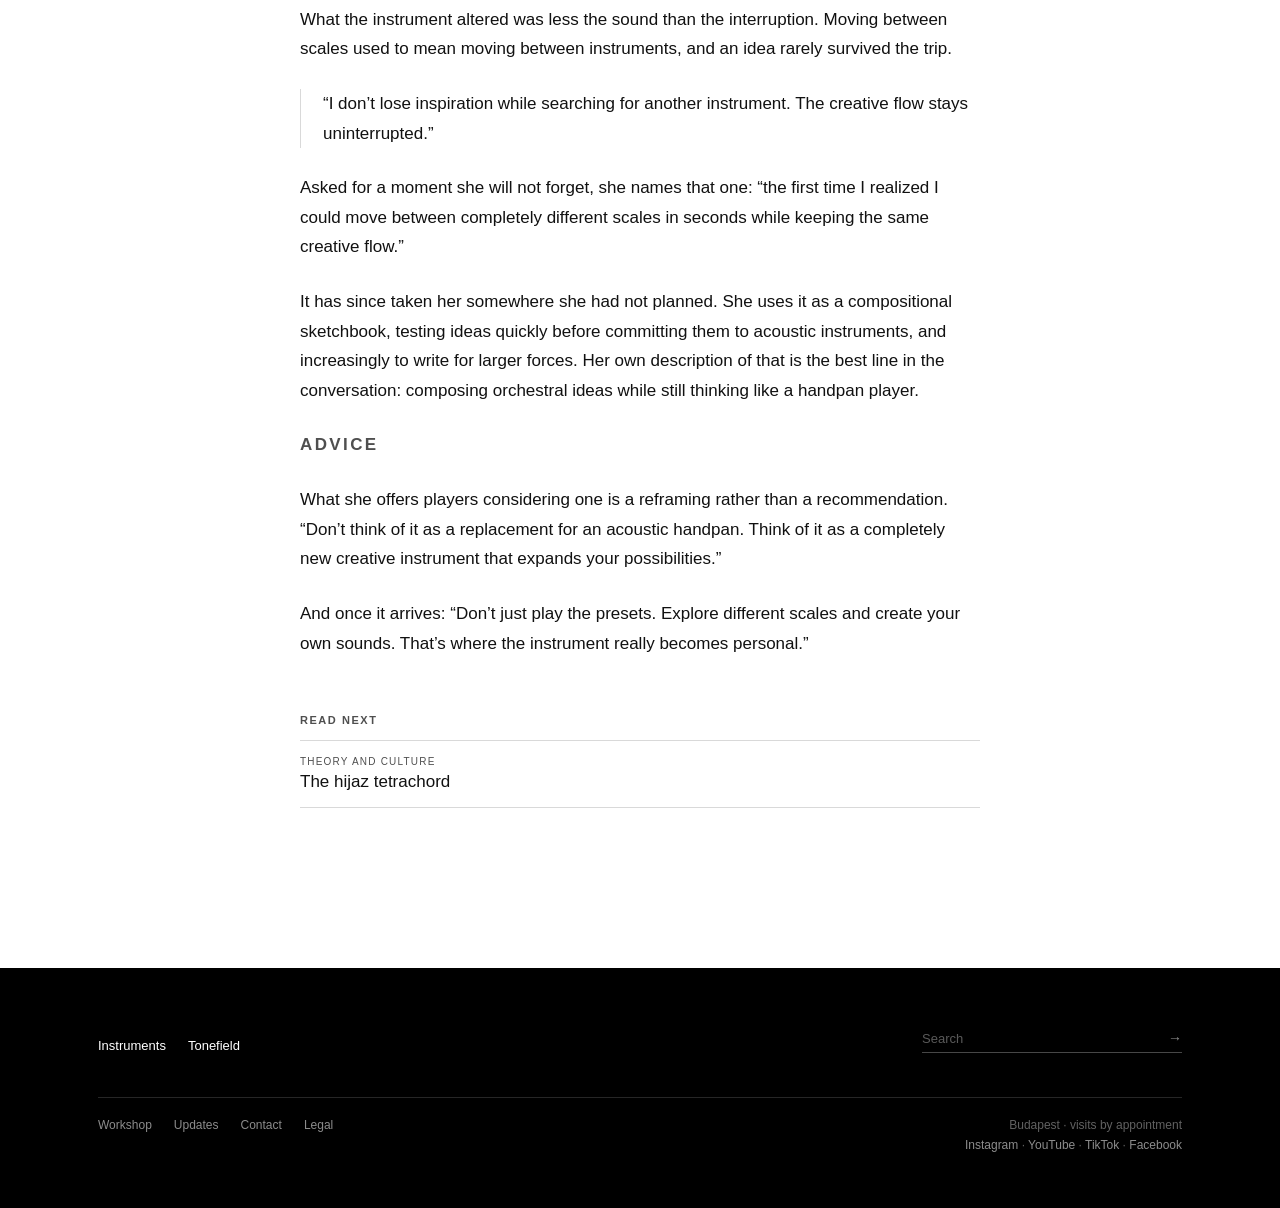
<file: neotone-golsa-nazari-v1-desktop.html>
<!DOCTYPE html>
<html lang="en">
<head>
  <meta charset="utf-8">
  <meta name="viewport" content="width=device-width, initial-scale=1">
  <title>I don’t lose inspiration while searching for another instrument · Tonefield</title>
  <style>
    :root { --ink: #111; --line: #d9d9d9; --muted: #4f4f4f; --green: #2a7a2a; --max: 1180px; }

    *, *::before, *::after { box-sizing: border-box; margin: 0; padding: 0; }
    a { color: inherit; text-decoration: none; }

    body { background: #fff; color: var(--ink); font-family: Arial, Helvetica, sans-serif; }

    /* ---- Masthead ----
       Neotone sits above the sections rather than beside them, which is the
       whole point of v3: the company is the umbrella, and Culture, Instrument
       and Craft are what it consists of.

       Two states. At the top of a page the mark is centred with the sections
       beneath it. Once you scroll, the bar collapses to a single row: small
       mark on the left, sections on the right. The sections stay reachable the
       whole way down, which the v2 nav could not do, since scrolling there
       left only the return. */
    /* ---- Masthead ----
       Fixed height, contents positioned absolutely, and every moving value
       driven by scroll position rather than by a timed transition. The bar is
       therefore never mid-animation: where it sits is a function of how far
       down the page you are. */
    nav {
      position: sticky; top: 0; z-index: 10;
      background: #fff;
      height: 118px;
      /* Clipped left, right and top, open at the bottom. The row travels left as
         you scroll and the items behind the current one go to negative x, which
         would otherwise widen the page. overflow: hidden did that job but also
         cut off the Instruments submenu, which hangs below the bar, and CSS
         cannot clip one axis while leaving the other visible. */
      clip-path: inset(0 0 -320px 0);
    }
    .nav-inner {
      position: relative;
      max-width: var(--max); margin: 0 auto; padding: 0 48px;
      height: 100%;
    }

    .masthead {
      position: absolute; left: 50%; top: 30px;
      transform: translateX(-50%);
      transform-origin: left center;
      cursor: pointer;
      will-change: transform, top;
    }
    .masthead img { height: 40px; width: auto; display: block; }

    /* The row keeps its width the whole way down. Rather than folding items out
       of the flow, which changes the width and makes the target move, the row
       slides until the section you are in reaches the boundary. The others
       travel with it and fade out. */
    .sections {
      position: absolute; left: 50%; top: 86px;
      transform: translateX(-50%);
      display: flex; align-items: baseline;
      will-change: transform, top;
    }
    .sections a {
      font-size: 14px; letter-spacing: 0.02em; color: var(--muted);
      cursor: pointer; margin-left: 30px; white-space: nowrap;
      /* No colour transition. Everything in this bar is a function of scroll
         position, and a 200ms ease made the emphasis lag the scroll. */
    }
    .sections a:first-child { margin-left: 0; }


    .sections a:hover { color: var(--ink); }
    /* Emphasis on where you are: ink rather than grey, with a hairline under
       it. Quiet enough to sit in a centred row of three, clear enough to read
       as a position rather than as a hover state. */
    .sections a {
      padding-bottom: 4px;
      border-bottom: 1px solid transparent;
    }
    .sections a.current {
      color: var(--ink);
      border-bottom-color: var(--ink);
    }

    @media (max-width: 980px) {
      .nav-inner { padding: 0 24px; }
      .sections a { margin-left: 20px; }
    }

    /* Blocks size to their content rather than the viewport. The 115vh height
       came from the original mockup, where each article filled a screen during
       the colour-change scroll; without that mechanic it only pushed the first
       article off the bottom edge, so it read as something still to arrive. */
    .article {
      width: 100%;
      padding: 56px 0;
      display: flex;
      flex-direction: column;
      align-items: center;
      gap: 16px;
    }
    /* Gap between articles only, never before the first, so article one keeps
       its position just below the middle of the viewport on load. Measured in
       vh so the next article is always off the bottom edge and has to be
       scrolled to, whatever the screen height. */
    .article + .article { margin-top: 48vh; }
    /* Adjacent sibling, not :first-of-type: the opening wrapper is also a div,
       so it would claim first-of-type and this would silently match nothing. */
    .opening-wrap + .article { padding-top: 116px; }
    /* Room before the footer, so the last article ends rather than runs into it.
       last-of-type is safe here: the footer is a <footer>, so the final div
       sibling is the last article. */
    .article:last-of-type { padding-bottom: 32vh; }

    .article-label {
      font-family: sans-serif;
      font-size: 96px;
      font-weight: 700;
      color: rgba(0,0,0,0.15);
    }

    .article-title {
      font-family: sans-serif;
      font-size: 20px;
      font-weight: 400;
      color: rgba(0,0,0,0.4);
      letter-spacing: 0.01em;
    }

    /* ---- Footer ----
       Two quiet bands: sections + search, then utility + place. No column
       headings, no dividers beyond a single hairline. Wraps rather than
       needing breakpoints. */
    .site-footer { background: #000; color: #fff; margin-top: 96px; }
    .footer-inner { max-width: var(--max); margin: 0 auto; padding: 56px 48px; }

    /* Top band restates the structure and holds search. The sections repeat the
       bar deliberately: at the bottom of a page a reader is deciding what is
       next, and a list of where they can go is useful even though the same list
       is above. They also give search a left side, so it can sit right at its
       own size rather than spanning the measure. */
    .footer-top {
      display: flex; align-items: flex-end; justify-content: space-between;
      gap: 32px; flex-wrap: wrap;
    }
    .footer-sections { display: flex; align-items: baseline; gap: 22px; flex-wrap: wrap; }
    .footer-sections a {
      font-size: 13px; color: #fff; text-decoration: none; cursor: pointer;
      font-family: Arial, Helvetica, sans-serif;
    }
    .footer-sections a:hover { opacity: 0.55; }

    .footer-search { display: flex; align-items: center; width: 260px; max-width: 100%; }
    .footer-search input {
      flex: 1; min-width: 0; background: none; color: #fff;
      border: none; border-bottom: 1px solid rgba(255,255,255,0.28);
      padding: 6px 0; font-size: 13px; font-family: inherit;
    }
    .footer-search input::placeholder { color: rgba(255,255,255,0.35); }
    .footer-search input:focus { outline: none; border-bottom-color: rgba(255,255,255,0.7); }
    .footer-search button {
      background: none; border: none; border-bottom: 1px solid rgba(255,255,255,0.28);
      color: rgba(255,255,255,0.55); padding: 6px 0 6px 14px;
      font-size: 14px; font-family: inherit; cursor: pointer;
    }
    .footer-search button:hover { color: #fff; }

    .footer-band {
      display: flex; align-items: flex-start; justify-content: space-between;
      gap: 20px 32px; flex-wrap: wrap;
      margin-top: 44px; padding-top: 20px;
      border-top: 1px solid rgba(255,255,255,0.15);
    }

    .footer-utility { display: flex; flex-wrap: wrap; gap: 8px 22px; }
    .footer-utility a { font-size: 12px; color: rgba(255,255,255,0.55); text-decoration: none; cursor: pointer; font-family: Arial, Helvetica, sans-serif; }
    .footer-utility a:hover { color: #fff; }

    .footer-place { display: flex; flex-direction: column; align-items: flex-start; gap: 6px; }
    @media (min-width: 981px) { .footer-place { align-items: flex-end; text-align: right; } }
    .footer-meta { margin: 0; font-size: 12px; color: rgba(255,255,255,0.38); font-family: Arial, Helvetica, sans-serif; }
    .footer-social a { color: rgba(255,255,255,0.55); cursor: pointer; }
    .footer-social a:hover { color: #fff; }

    /* ---- Page opening ----
       Every page opens with one centred statement of what it is for, with the
       section's own name inside that sentence rather than above it as a
       heading. The nav already names the page, so a headline only repeats it.
       Same gesture on every page, so the whole site reads as written. */
    /* Entry fade sits on the wrapper, not the heading. The animation uses
       fill: both, so its final opacity keeps applying and would override the
       scroll fade below. Two elements, two opacities, composed by the browser. */
    .opening-wrap { animation: opening-in 760ms ease 140ms both; }
    @keyframes opening-in {
      from { opacity: 0; }
      to   { opacity: 1; }
    }
    .opening {
      max-width: 720px; margin-left: auto; margin-right: auto;
      padding: 104px 0 88px; text-align: center;
      font-size: 21px; font-weight: 400; line-height: 1.7; color: var(--ink);
    }
    .opening-name { font-size: 34px; line-height: 1; letter-spacing: -0.01em; white-space: nowrap; }
    @media (prefers-reduced-motion: reduce) {
      .opening-wrap { animation: none; }
    }

    /* ---- Article ----
       Articles and utility pages render identically. The only difference is the
       mark in the masthead: an article carries its container's mark, a utility
       page carries the plain Neotone mark. Media runs to the content grid;
       reading stays at a measure. */
    .piece { max-width: var(--max); margin: 0 auto; padding: 0 48px 40px; }
    .piece-head { max-width: 680px; margin: 0 auto; padding: 64px 0 44px; }
    .piece-kicker {
      display: block; margin-bottom: 16px;
      font-size: 11px; font-weight: 700; text-transform: uppercase;
      letter-spacing: 0.14em; color: var(--muted);
    }
    .piece-title { margin: 0 0 20px; font-size: 40px; font-weight: 400; line-height: 1.15; letter-spacing: -0.01em; }
    .piece-standfirst { margin: 0; font-size: 18px; line-height: 1.6; color: var(--muted); }
    .piece-media { margin: 0 0 56px; }
    .video-box { width: 100%; aspect-ratio: 16 / 9; background: #ededed; }
    .piece-caption { margin: 12px 0 0; font-size: 12px; line-height: 1.5; color: var(--muted); }
    .piece-body { max-width: 680px; margin: 0 auto; }
    .piece-body p { margin: 0 0 1.45em; font-size: 17px; line-height: 1.75; }
    .piece-body p:last-child { margin-bottom: 0; }
    .piece-sub {
      margin: 2.4em 0 1em; font-size: 11px; font-weight: 700;
      text-transform: uppercase; letter-spacing: 0.14em; color: var(--muted);
    }
    @media (max-width: 980px) {
      .piece-title { font-size: 30px; }
      .piece-head { padding-top: 48px; }
    }

    .piece-pull {
      margin: 2.2em 0; padding-left: 22px; border-left: 1px solid var(--line);
      font-size: 22px; line-height: 1.5; color: var(--ink);
    }

    /* ---- Read next ----
       Propulsion, not return: the masthead already handles going back. Chosen
       for relevance rather than recency, and quiet enough to read as a coda. */
    .next { max-width: 680px; margin: 56px auto 0; }
    .next-label {
      display: block; margin-bottom: 14px; font-size: 11px; font-weight: 700;
      text-transform: uppercase; letter-spacing: 0.14em; color: var(--muted);
    }
    .next-list { list-style: none; margin: 0; padding: 0; border-top: 1px solid var(--line); }
    .next-list li { border-bottom: 1px solid var(--line); }
    .next-list a { display: block; padding: 15px 0; }
    .next-kicker {
      display: block; margin-bottom: 5px; font-size: 10px; text-transform: uppercase;
      letter-spacing: 0.12em; color: var(--muted);
    }
    .next-title { font-size: 17px; }
    .next-list a:hover .next-title { color: var(--muted); }
  </style>
</head>
<body>

  <nav>
    <div class="nav-inner">
      <div class="masthead" role="presentation"><img src="media/wordmark/neotone.svg" alt="Neotone"></div>
      <div class="sections">
        <a href="index.html" data-section="instruments">Instruments</a>
        <a href="tonefield.html" data-section="tonefield">Tonefield</a>
      </div>
    </div>
  </nav>

  <article class="piece">

    <header class="piece-head">
      <span class="piece-kicker">Culture</span>
      <h1 class="piece-title">&ldquo;I don&rsquo;t lose inspiration while searching for another instrument&rdquo;</h1>
      <p class="piece-standfirst">Golsa Nazari on what switching instruments costs an idea, and what happens when the switch disappears.</p>
    </header>

    <figure class="piece-media">
      <div class="video-box"></div>
      <figcaption class="piece-caption">Golsa Nazari in her studio. Photograph, or a short performance film.</figcaption>
    </figure>

    <div class="piece-body">
      <p>Golsa Nazari is a handpan player, composer and teacher from Iran. She started at five, on piano, and found the handpan years later. It redirected her playing almost immediately. &ldquo;It gave me a new way to express emotions that I couldn&rsquo;t easily put into words.&rdquo;</p>

      <p>Her music is cinematic and emotional, built on Persian and Middle Eastern material and arranged with modern textures. Asked what feeds it, she lists life experiences, emotions, Persian culture, nature, and silence. &ldquo;Sometimes a single feeling becomes an entire composition.&rdquo;</p>

      <p>The studio holds acoustic handpans, a piano, microphones and monitors, and the Neotone sits among them rather than in place of anything. She works both inside a DAW and away from one, sketching directly on the instrument before arranging. Reverb and delay for space, occasionally a looper, though she prefers to keep the sound close to natural.</p>

      <p class="piece-sub">What changed</p>

      <p>What the instrument altered was less the sound than the interruption. Moving between scales used to mean moving between instruments, and an idea rarely survived the trip.</p>

      <p class="piece-pull">&ldquo;I don&rsquo;t lose inspiration while searching for another instrument. The creative flow stays uninterrupted.&rdquo;</p>

      <p>Asked for a moment she will not forget, she names that one: &ldquo;the first time I realized I could move between completely different scales in seconds while keeping the same creative flow.&rdquo;</p>

      <p>It has since taken her somewhere she had not planned. She uses it as a compositional sketchbook, testing ideas quickly before committing them to acoustic instruments, and increasingly to write for larger forces. Her own description of that is the best line in the conversation: composing orchestral ideas while still thinking like a handpan player.</p>

      <p class="piece-sub">Advice</p>

      <p>What she offers players considering one is a reframing rather than a recommendation. &ldquo;Don&rsquo;t think of it as a replacement for an acoustic handpan. Think of it as a completely new creative instrument that expands your possibilities.&rdquo;</p>

      <p>And once it arrives: &ldquo;Don&rsquo;t just play the presets. Explore different scales and create your own sounds. That&rsquo;s where the instrument really becomes personal.&rdquo;</p>
    </div>

    <nav class="next" aria-label="Read next">
      <span class="next-label">Read next</span>
      <ul class="next-list">
        <li><a href="tonefield.html#hijaz-tetrachord"><span class="next-kicker">Theory and culture</span><span class="next-title">The hijaz tetrachord</span></a></li>
      </ul>
    </nav>

  </article>

  <footer class="site-footer">
    <div class="footer-inner">

      <div class="footer-top">
        <div class="footer-sections">
          <a href="index.html">Instruments</a>
          <a href="tonefield.html">Tonefield</a>
        </div>
        <form class="footer-search" onsubmit="handleSearch(event)">
          <input type="search" placeholder="Search" />
          <button type="submit" aria-label="Search">&rarr;</button>
        </form>
      </div>

      <div class="footer-band">
        <div class="footer-utility">
          <a onclick="utilityLink('Workshop')">Workshop</a>
          <a href="updates.html">Updates</a>
          <a onclick="utilityLink('Contact')">Contact</a>
          <a href="legal.html">Legal</a>
        </div>
        <div class="footer-place">
          <p class="footer-meta">Budapest &middot; visits by appointment</p>
          <p class="footer-meta footer-social">
            <a onclick="socialLink('Instagram')">Instagram</a> &middot;
            <a onclick="socialLink('YouTube')">YouTube</a> &middot;
            <a onclick="socialLink('TikTok')">TikTok</a> &middot;
            <a onclick="socialLink('Facebook')">Facebook</a>
          </p>
        </div>
      </div>

    </div>
  </footer>

  <script>
    /* ---- Masthead ----
       SECTION is which of the three this page belongs to, empty on pages that
       belong to none. It marks the current section. With the sections on screen
       the whole way down there is nothing to return from, which removes most of
       the machinery v2 needed. */
    const SECTION = 'tonefield';

    const nav      = document.querySelector('nav');
    const navInner = document.querySelector('.nav-inner');
    const masthead = document.querySelector('.masthead');
    const sections = document.querySelector('.sections');
    const links    = [...document.querySelectorAll('.sections a')];

    /* The section this page belongs to is marked from the first frame. Pages
       belonging to no section, legal for instance, mark nothing. */
    const current = links.find(a => a.dataset.section === SECTION);
    if (current) current.classList.add('current');

    /* Two overlapping ranges. The sections you are not in fade first and
       slowly; the pair travels left over a longer distance, so the move reads
       as deliberate and stays tied to the scroll rather than snapping. */
    const FADE_FROM  = 20,  FADE_TO  = 220;
    const SHIFT_FROM = 60,  SHIFT_TO = 460;
    const MARK_TOP   = [30, 22];
    const SECT_TOP   = [86, 62];
    const MARK_SCALE = [1, 0.55];

    let markShift = null;
    const selNav = document.getElementById('sel-nav');


    /* Measured with the bar at rest, so the numbers are the distance from where
       each element sits when centred to the content boundary. Remeasured once
       the wordmark has loaded, since an image with no width measures wrong. */
    function measure() {
      const style = getComputedStyle(navInner);
      const contentLeft = navInner.getBoundingClientRect().left + parseFloat(style.paddingLeft);
      const rest = el => {
        const prev = el.style.transform;
        el.style.transform = 'translateX(-50%)';
        const left = el.getBoundingClientRect().left;
        el.style.transform = prev;
        return left;
      };
      markShift = Math.round(contentLeft - rest(masthead));
      /* offsetLeft on a link is measured inside .sections, which is its offset
         parent, so it is added to the row's own left rather than compared with
         it. Both targets are the same content boundary, which is what puts the
         mark and the section you are in on one left edge. */

    }

    const ramp = (y, a, b) => Math.min(Math.max((y - a) / (b - a), 0), 1);
    const lerp = (r, t) => r[0] + (r[1] - r[0]) * t;

    /* The ramps are scaled to the page. On a short page, a placeholder or an
       empty checkout, there is not enough scroll to travel the full distance,
       and the bar would stop part way. Scaling the ranges to the available
       scroll means the collapse always completes by the bottom, however far
       the bottom is. */
    function scrollRange() {
      return Math.max(document.documentElement.scrollHeight - window.innerHeight, 0);
    }

    function updateNav() {
      if (markShift === null) measure();
      const y = window.scrollY;
      const k = Math.min(1, scrollRange() / SHIFT_TO) || 1;
      const fade  = ramp(y, FADE_FROM * k, FADE_TO * k);
      const shift = ramp(y, SHIFT_FROM * k, SHIFT_TO * k);

      masthead.style.top = lerp(MARK_TOP, shift) + 'px';
      masthead.style.transform =
        'translateX(calc(-50% + ' + (markShift * shift) + 'px)) scale(' + lerp(MARK_SCALE, shift) + ')';

      sections.style.top = lerp(SECT_TOP, shift) + 'px';

      /* Selection sits at the right of the row, level with the section names,
         and stays through the collapse: it is an affordance, not a section. */
      if (selNav) selNav.style.top = lerp(SECT_TOP, shift) + 'px';

      /* Every section fades, the current one included. Collapsed, the bar is
         the name alone: present, and a way back to the menu. The page says
         where you are; the bar does not have to. */
      links.forEach(a => {
        a.style.opacity = String(1 - fade);
        a.style.pointerEvents = fade > 0.9 ? 'none' : '';
      });


    }

    /* Once the bar has moved, the mark reopens it. At rest it goes to the
       front, which is what it says. */
    /* Collapsed, the bar is a label rather than a menu: the two sections you are
       not in are invisible and take no clicks. Anywhere in the bar reopens it,
       so reaching for a section name that is not there does something sensible
       instead of nothing. The section you are in still behaves as a link. */
    /* Collapsed, the bar is a label rather than a menu, and anywhere in it
       reopens the bar. The section you are in behaves exactly as the mark does,
       because at that point the two are halves of one label and clicking either
       should do the same thing. */
    nav.addEventListener('click', e => {
      const own = e.target.closest('.sections a[data-section="' + SECTION + '"]');
      if (own) {
        e.preventDefault();
        if (window.scrollY > 0) window.scrollTo({ top: 0, behavior: 'smooth' });
        return;
      }
      if (window.scrollY <= SHIFT_FROM) return;
      e.preventDefault();
      window.scrollTo({ top: 0, behavior: 'smooth' });
    });

    function remeasure() { markShift = null; updateNav(); }
    window.addEventListener('resize', remeasure);
    window.addEventListener('load', remeasure);
    document.querySelectorAll('nav img').forEach(img => {
      if (!img.complete) img.addEventListener('load', remeasure, { once: true });
    });



    window.addEventListener('scroll', updateNav, { passive: true });
    updateNav();

    /* ---- Footer ---- */
    /* Footer section links rise before they leave. At the bottom of a page the
       bar is collapsed to a label, so navigating straight away would cut to a
       page with the menu already open. Scrolling up first lets it unfold on the
       way out, and the next page then opens in the state you left this one in.

       The interval watches for the scroll to land; the timeout fires the
       navigation regardless, covering smooth scrolling being disabled or
       interrupted, so the link can never become a dead end. */
    function scrollToTopThen(after) {
      if (window.scrollY < 4) { if (after) after(); return; }
      let gone = false;
      const go = () => { if (!gone) { gone = true; if (after) after(); } };
      window.scrollTo({ top: 0, behavior: 'smooth' });
      const watch = setInterval(() => {
        if (window.scrollY < 4) { clearInterval(watch); setTimeout(go, 160); }
      }, 50);
      setTimeout(() => { clearInterval(watch); go(); }, 1200);
    }

    document.querySelectorAll('.footer-sections a').forEach(link => {
      link.addEventListener('click', e => {
        e.preventDefault();
        const href = link.getAttribute('href');
        const here = location.pathname.split('/').pop() || 'tonefield.html';
        /* Already here: just go back to the top and let the bar reopen. */
        if (href === here) { scrollToTopThen(null); return; }
        scrollToTopThen(() => { window.location.href = href; });
      });
    });

    function handleSearch(e) {
      e.preventDefault();
      alert("Site search. Not mocked up yet.");
    }
    /* Outbound, so they leave the site rather than routing through it. Wired as
       alerts here because the accounts are not linked yet. */
    function socialLink(name) {
      alert("Neotone on " + name + ". External link, not wired up yet.");
    }

    function utilityLink(name) {
      alert(name === 'Workshop'
        ? "Workshop: the people and the production process. Not mocked up yet."
        : name + " page. Not mocked up yet.");
    }



    /* Clicking this piece's own section restores the position it was opened
       from. Arriving there any other way lands at the top. */
    document.querySelectorAll('.sections a').forEach(a => {
      a.addEventListener('click', () => {
        if (a.dataset.section === SECTION) {
          sessionStorage.setItem('neotone_restore', SECTION);
        }
      });
    });

  </script>

</body>
</html>
</file>
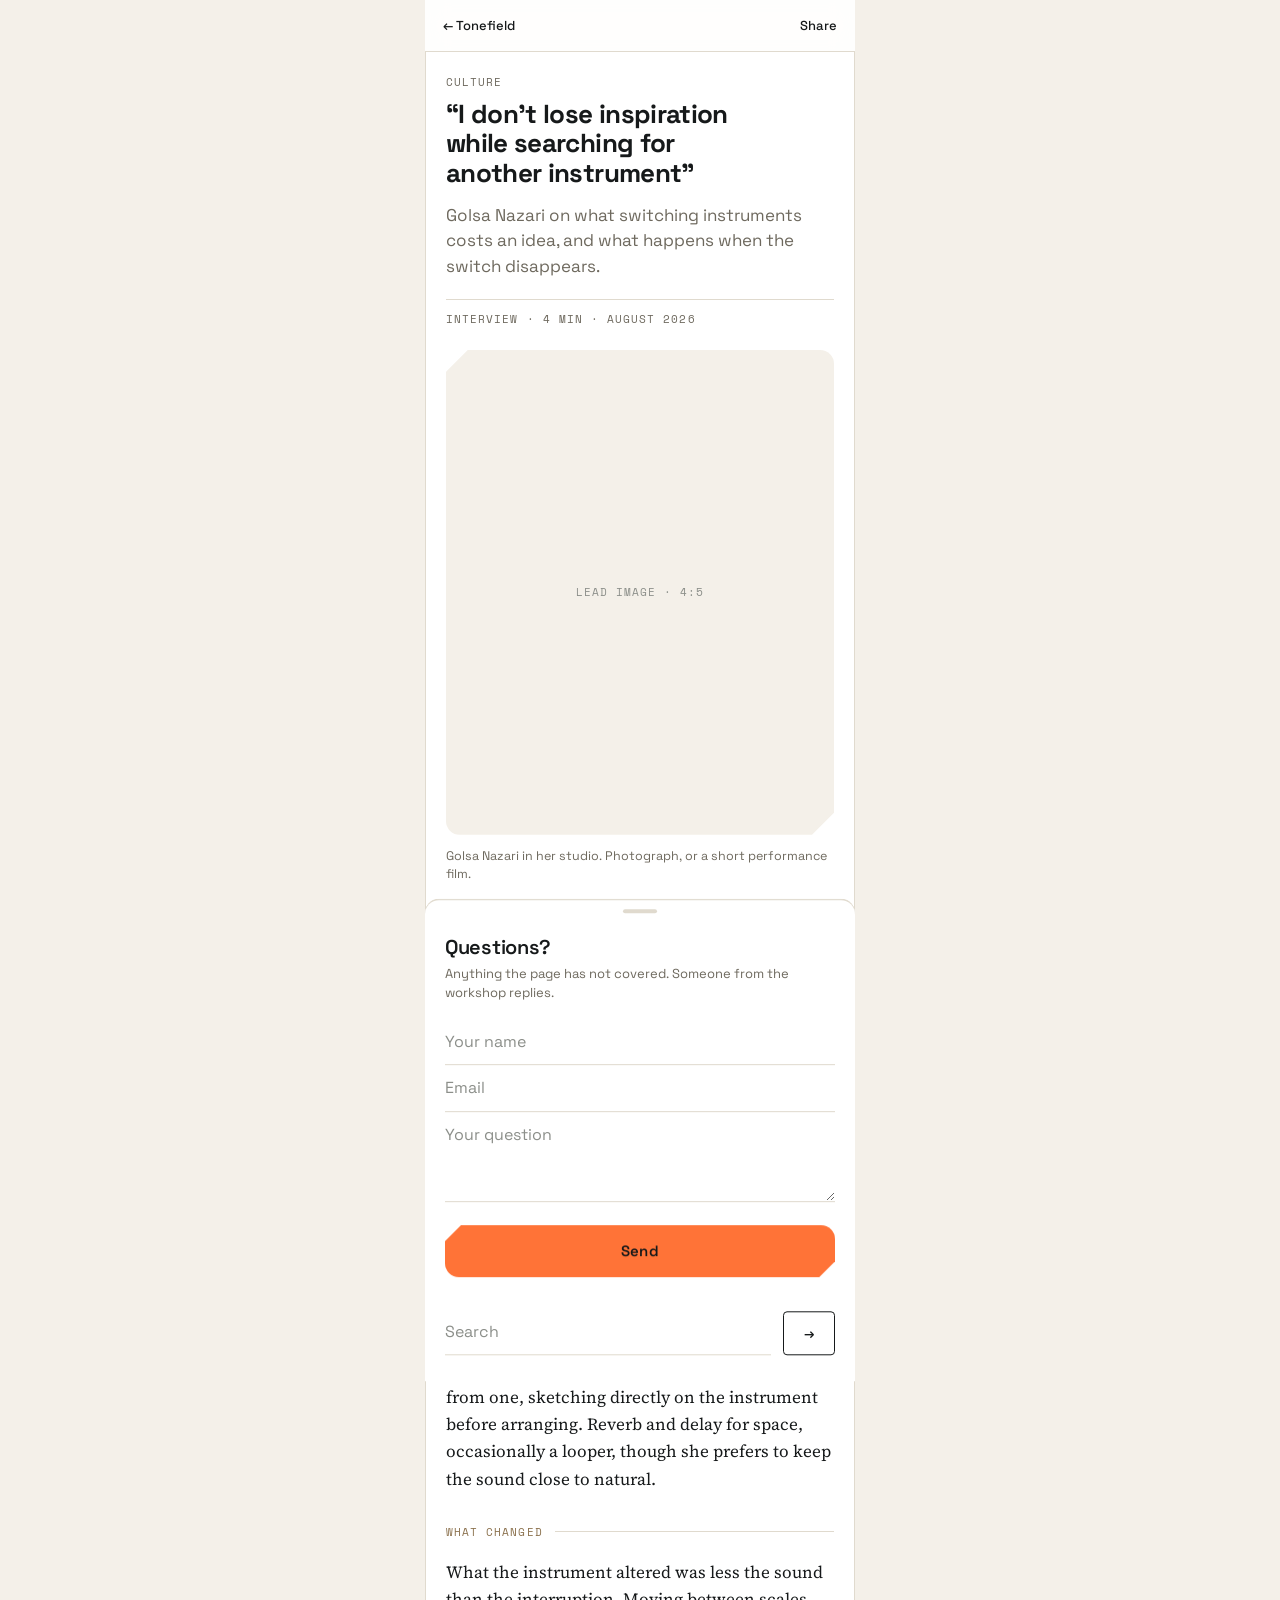
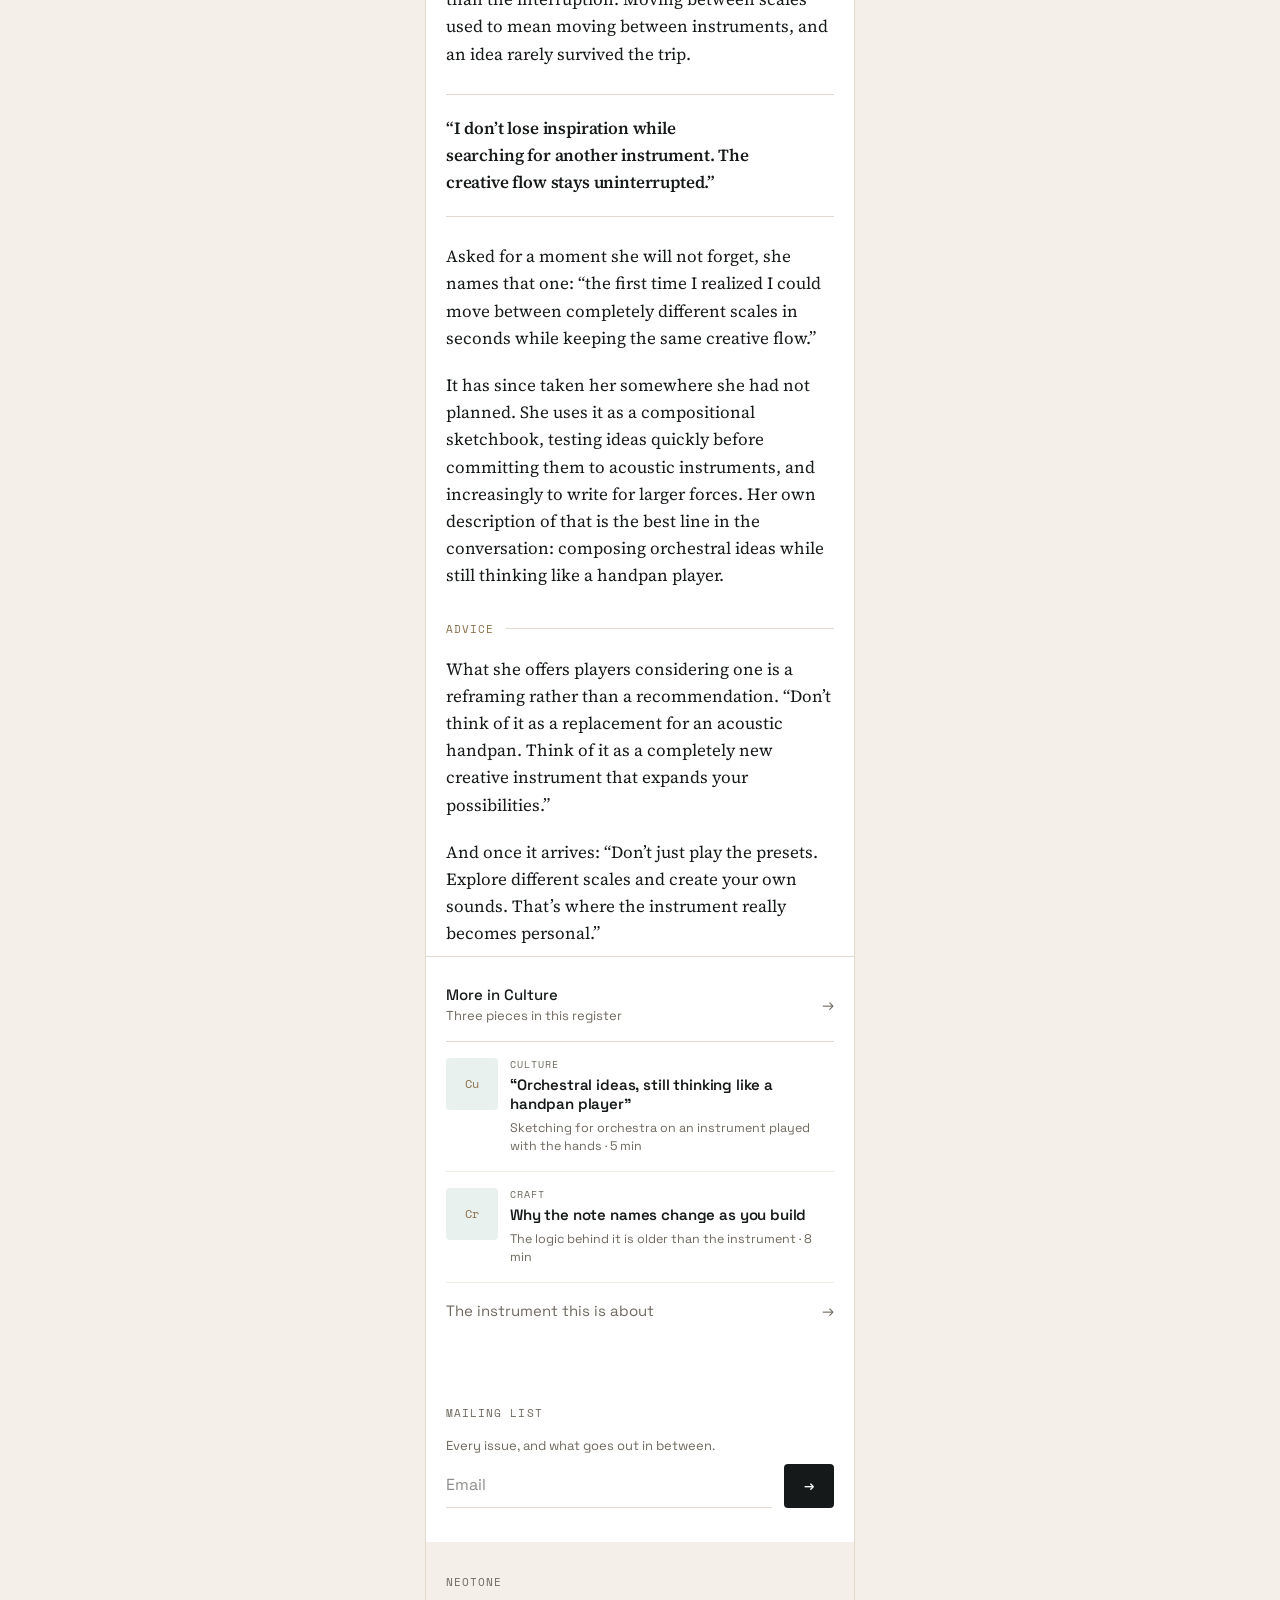
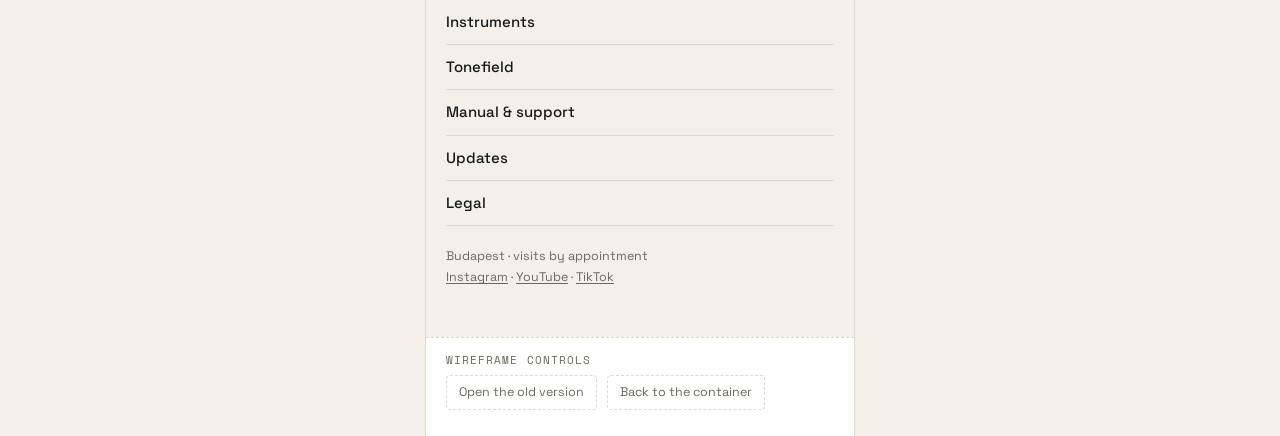
<file: neotone-golsa-nazari.html>
<!DOCTYPE html>
<html lang="en">
<head>
<meta charset="utf-8">
<meta name="viewport" content="width=device-width, initial-scale=1, viewport-fit=cover">
<meta name="theme-color" content="#FFFFFF">
<title>I don’t lose inspiration while searching for another instrument · Tonefield</title>
<link rel="preconnect" href="https://fonts.googleapis.com">
<link rel="preconnect" href="https://fonts.gstatic.com" crossorigin>
<link rel="stylesheet" href="https://fonts.googleapis.com/css2?family=Space+Grotesk:wght@400;500;600;700&family=Source+Serif+4:opsz,wght@8..60,400;8..60,600&family=Space+Mono:wght@400;700&display=swap">
<link rel="stylesheet" href="neo.css">
<style>
/* ---- page: one piece -------------------------------------- */
.piece-head{padding:24px var(--pad) 22px;margin-top:var(--bar);}
.piece-head h1{font-size:var(--t-title);line-height:var(--lh-title);letter-spacing:-.025em;font-weight:700;margin-top:10px;}
.piece-head .stand{font-family:var(--f-ui);font-size:var(--t-lead);line-height:var(--lh-lead);font-weight:400;color:var(--muted);margin-top:14px;}
.artmeta{
  margin-top:var(--s5);padding-top:var(--s3);border-top:1px solid var(--line);
  font-family:var(--f-mono);font-size:var(--t-label);letter-spacing:var(--tr-label);
  text-transform:uppercase;color:var(--muted);
}

.piece-body{padding:26px var(--pad) 8px;}
.piece-body p{font-size:var(--t-body);line-height:var(--lh-body);}
.piece-body p + p{margin-top:var(--s5);}
.piece-body .pull{margin:26px 0;}

.sub-break{display:flex;align-items:center;gap:12px;margin:32px 0 20px;}
.sub-break span{
  font-family:var(--f-mono);font-size:var(--t-label);letter-spacing:var(--tr-label);
  text-transform:uppercase;color:var(--wood);white-space:nowrap;
}
.sub-break i{flex:1;height:1px;background:var(--line);}

.endblock{padding:28px var(--pad) 34px;border-top:1px solid var(--line);}
.endblock .arow:last-of-type{border-bottom:0;}
</style>
</head>
<body>

<header class="appbar">
  <a class="iconbtn" href="tonefield.html">← Tonefield</a>
  <span></span>
  <button class="iconbtn r" data-stub="Share">Share</button>
  <span class="progress"></span>
</header>

<div class="app">

  <article>

    <header class="piece-head">
      <span class="lbl">Culture</span>
      <h1>“I don’t lose inspiration while searching for another instrument”</h1>
      <p class="stand">Golsa Nazari on what switching instruments costs an idea, and what happens when the switch disappears.</p>
      <p class="artmeta">Interview · 4 min · August 2026</p>
    </header>

    <figure>
      <div class="lead-media chamfer" style="aspect-ratio:4/5;margin:0 var(--pad);width:auto;"><span class="ph">Lead image · 4:5</span></div>
      <figcaption class="media-cap">Golsa Nazari in her studio. Photograph, or a short performance film.</figcaption>
    </figure>

    <div class="piece-body">
      <p>Golsa Nazari is a handpan player, composer and teacher from Iran. She started at five, on piano, and found the handpan years later. It redirected her playing almost immediately. “It gave me a new way to express emotions that I couldn’t easily put into words.”</p>

      <p>Her music is cinematic and emotional, built on Persian and Middle Eastern material and arranged with modern textures. Asked what feeds it, she lists life experiences, emotions, Persian culture, nature, and silence. “Sometimes a single feeling becomes an entire composition.”</p>

      <p>The studio holds acoustic handpans, a piano, microphones and monitors, and the Neotone sits among them rather than in place of anything. She works both inside a DAW and away from one, sketching directly on the instrument before arranging. Reverb and delay for space, occasionally a looper, though she prefers to keep the sound close to natural.</p>

      <div class="sub-break"><span>What changed</span><i></i></div>

      <p>What the instrument altered was less the sound than the interruption. Moving between scales used to mean moving between instruments, and an idea rarely survived the trip.</p>

      <p class="pull">“I don’t lose inspiration while searching for another instrument. The creative flow stays uninterrupted.”</p>

      <p>Asked for a moment she will not forget, she names that one: “the first time I realized I could move between completely different scales in seconds while keeping the same creative flow.”</p>

      <p>It has since taken her somewhere she had not planned. She uses it as a compositional sketchbook, testing ideas quickly before committing them to acoustic instruments, and increasingly to write for larger forces. Her own description of that is the best line in the conversation: composing orchestral ideas while still thinking like a handpan player.</p>

      <div class="sub-break"><span>Advice</span><i></i></div>

      <p>What she offers players considering one is a reframing rather than a recommendation. “Don’t think of it as a replacement for an acoustic handpan. Think of it as a completely new creative instrument that expands your possibilities.”</p>

      <p>And once it arrives: “Don’t just play the presets. Explore different scales and create your own sounds. That’s where the instrument really becomes personal.”</p>
    </div>

    <div class="endblock">
      <a class="row" href="tonefield.html" style="border-bottom:1px solid var(--line);padding-top:0;">
        <span class="grow"><span class="t">More in Culture</span><span class="d">Three pieces in this register</span></span><span class="arw">→</span>
      </a>

      <a class="arow" href="#">
        <span class="th">Cu</span>
        <span class="grow"><span class="k">Culture</span>
        <span class="t">“Orchestral ideas, still thinking like a handpan player”</span>
        <span class="m">Sketching for orchestra on an instrument played with the hands · 5 min</span></span>
      </a>
      <a class="arow" href="neos-note-names.html">
        <span class="th">Cr</span>
        <span class="grow"><span class="k">Craft</span>
        <span class="t">Why the note names change as you build</span>
        <span class="m">The logic behind it is older than the instrument · 8 min</span></span>
      </a>

      <a class="row" href="index.html" style="border-bottom:0;">
        <span class="grow"><span class="t" style="font-weight:400;color:var(--muted);">The instrument this is about</span></span><span class="arw">→</span>
      </a>
    </div>

  </article>

  <section>
    <div class="sec-head"><span class="lbl">Mailing list</span></div>
    <p class="small" style="margin-bottom:6px;">Every issue, and what goes out in between.</p>
    <form class="inline-form" data-subscribe>
      <input class="field" type="email" placeholder="Email" required>
      <button class="btn sm" type="submit">→</button>
    </form>
    <p class="note" data-subnote hidden>You’re on the list.</p>
  </section>

  <footer class="site-foot">
    <span class="lbl" style="margin-bottom:10px;">Neotone</span>
    <div class="foot-links">
      <a href="index.html">Instruments</a>
      <a href="tonefield.html">Tonefield</a>
      <a href="manual.html">Manual &amp; support</a>
      <a href="updates.html">Updates</a>
      <a href="legal.html">Legal</a>
    </div>
    <p class="foot-meta">
      Budapest · visits by appointment<br>
      <a href="#" data-stub="Instagram">Instagram</a> ·
      <a href="#" data-stub="YouTube">YouTube</a> ·
      <a href="#" data-stub="TikTok">TikTok</a>
    </p>
  </footer>

  <div class="wf">
    <span class="lbl">Wireframe controls</span>
    <a href="neotone-golsa-nazari-v1-desktop.html">Open the old version</a>
    <a href="tonefield.html">Back to the container</a>
  </div>

</div>

<script src="neo.js"></script>
</body>
</html>
</file>
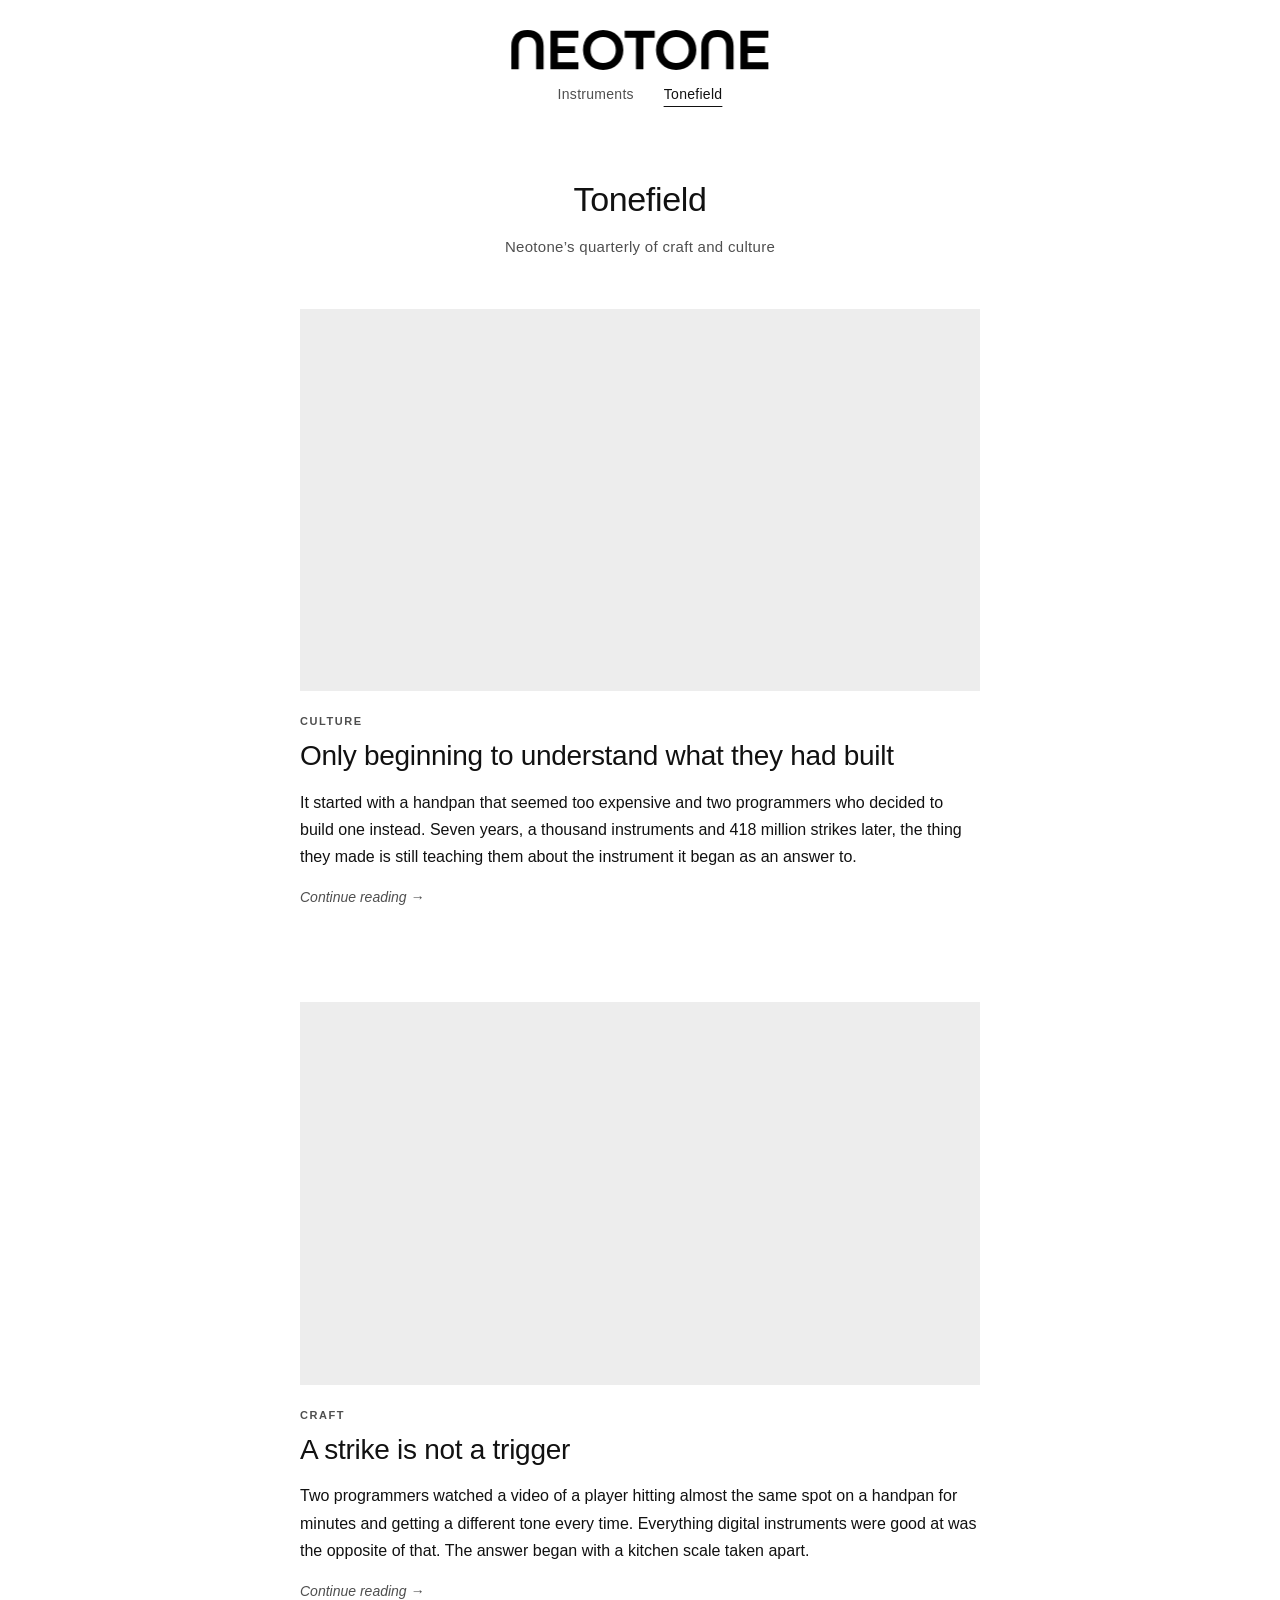
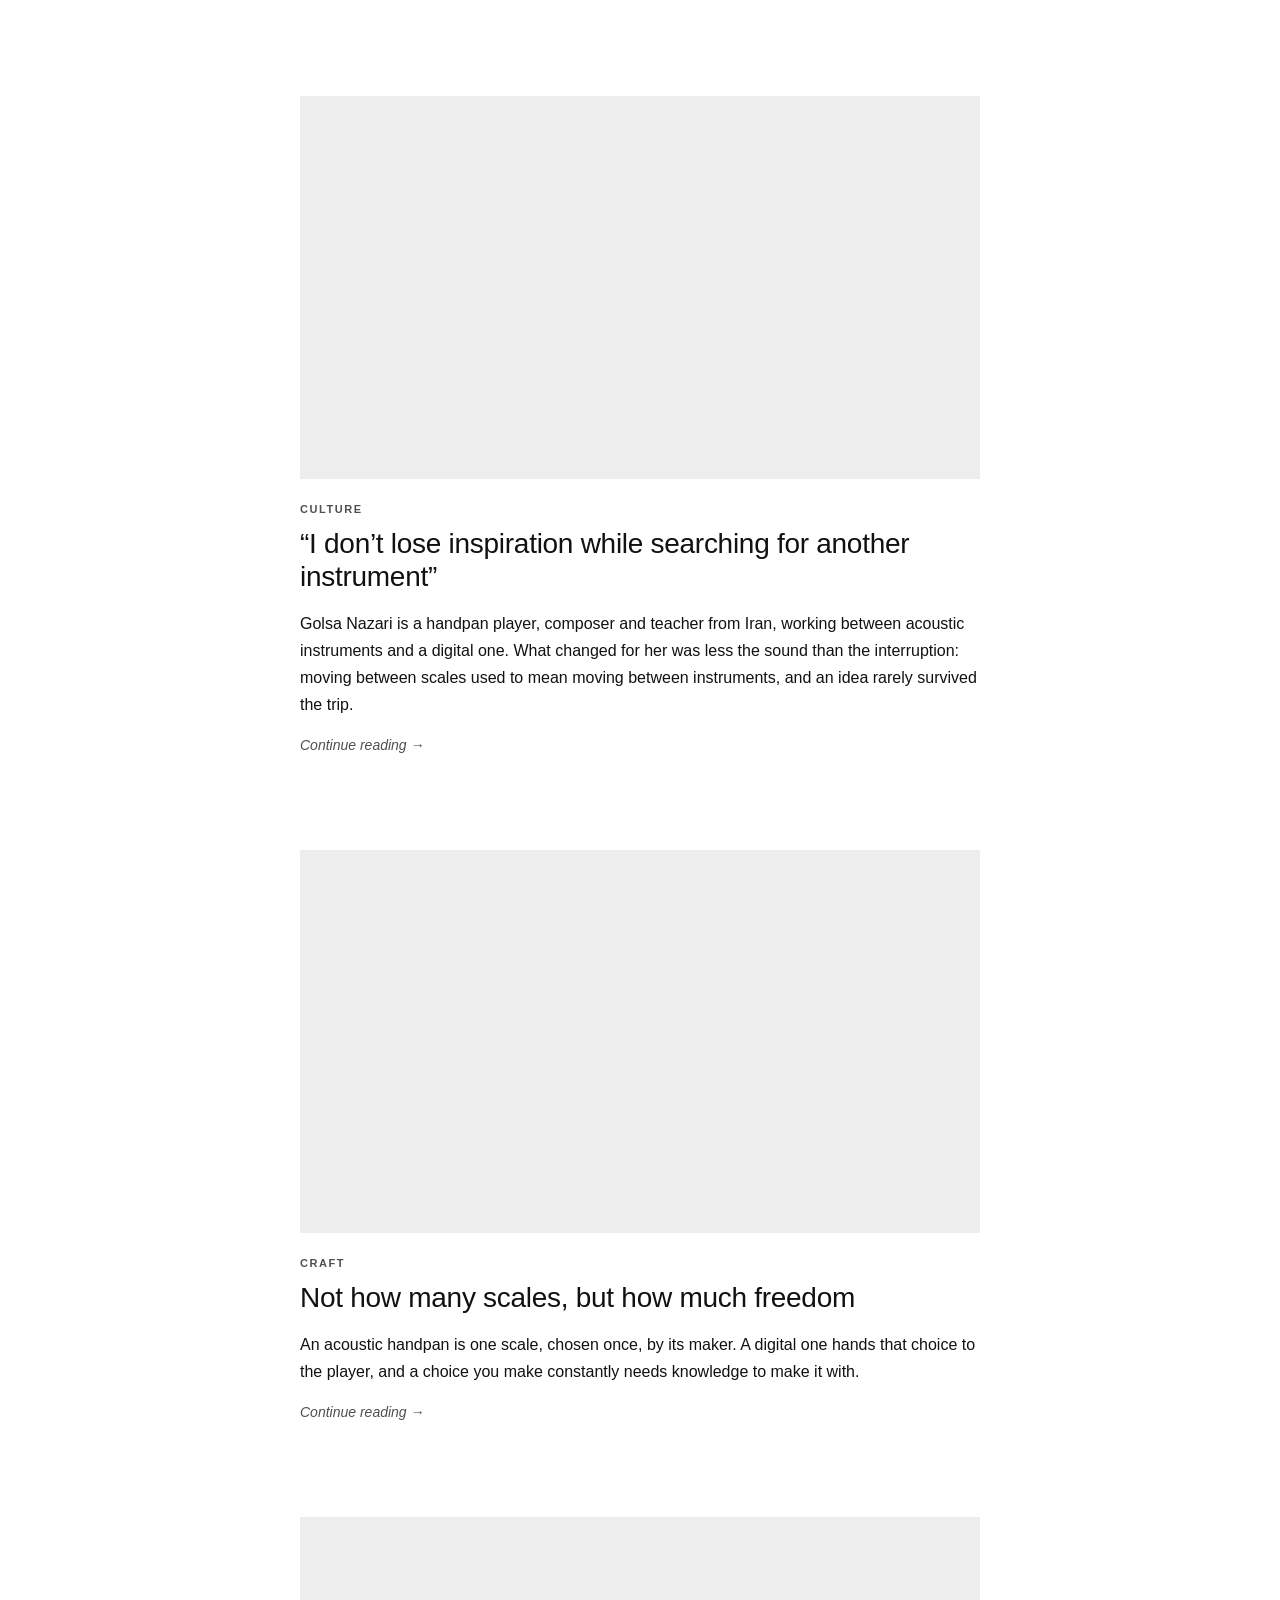
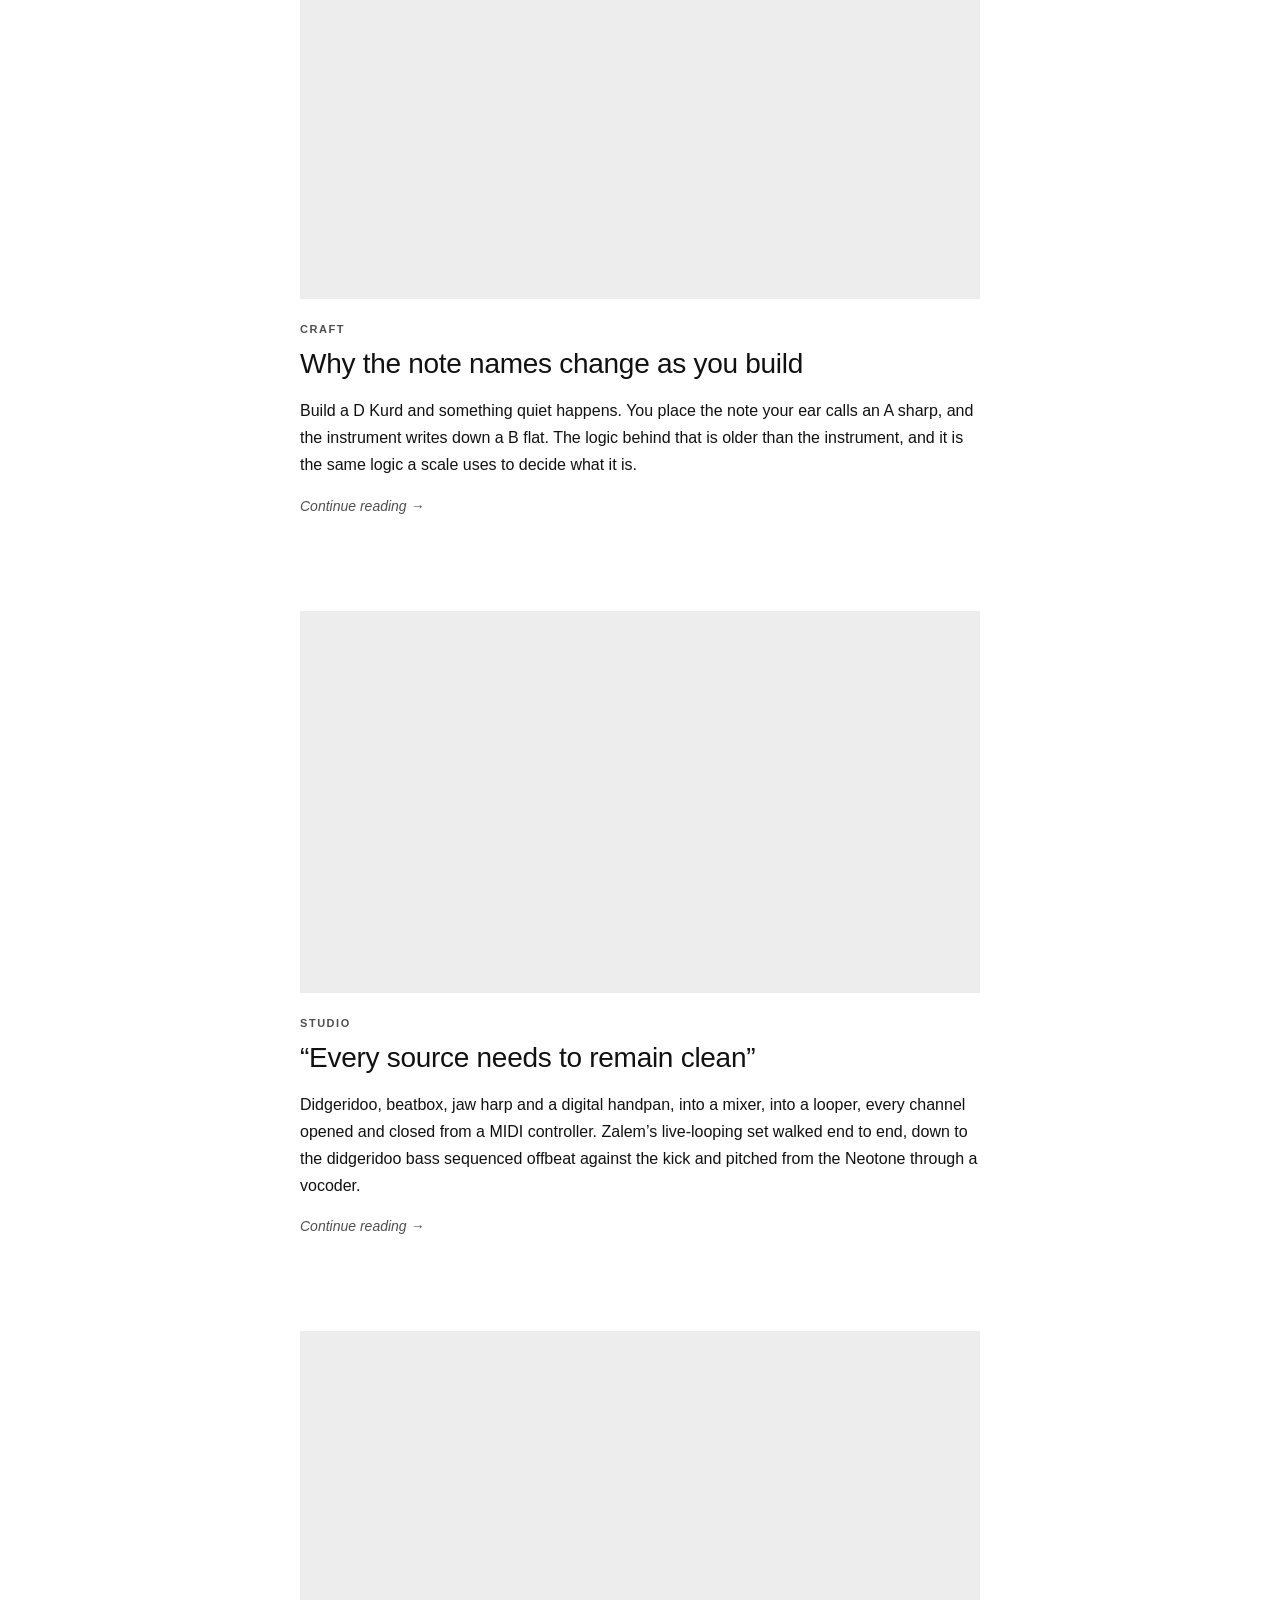
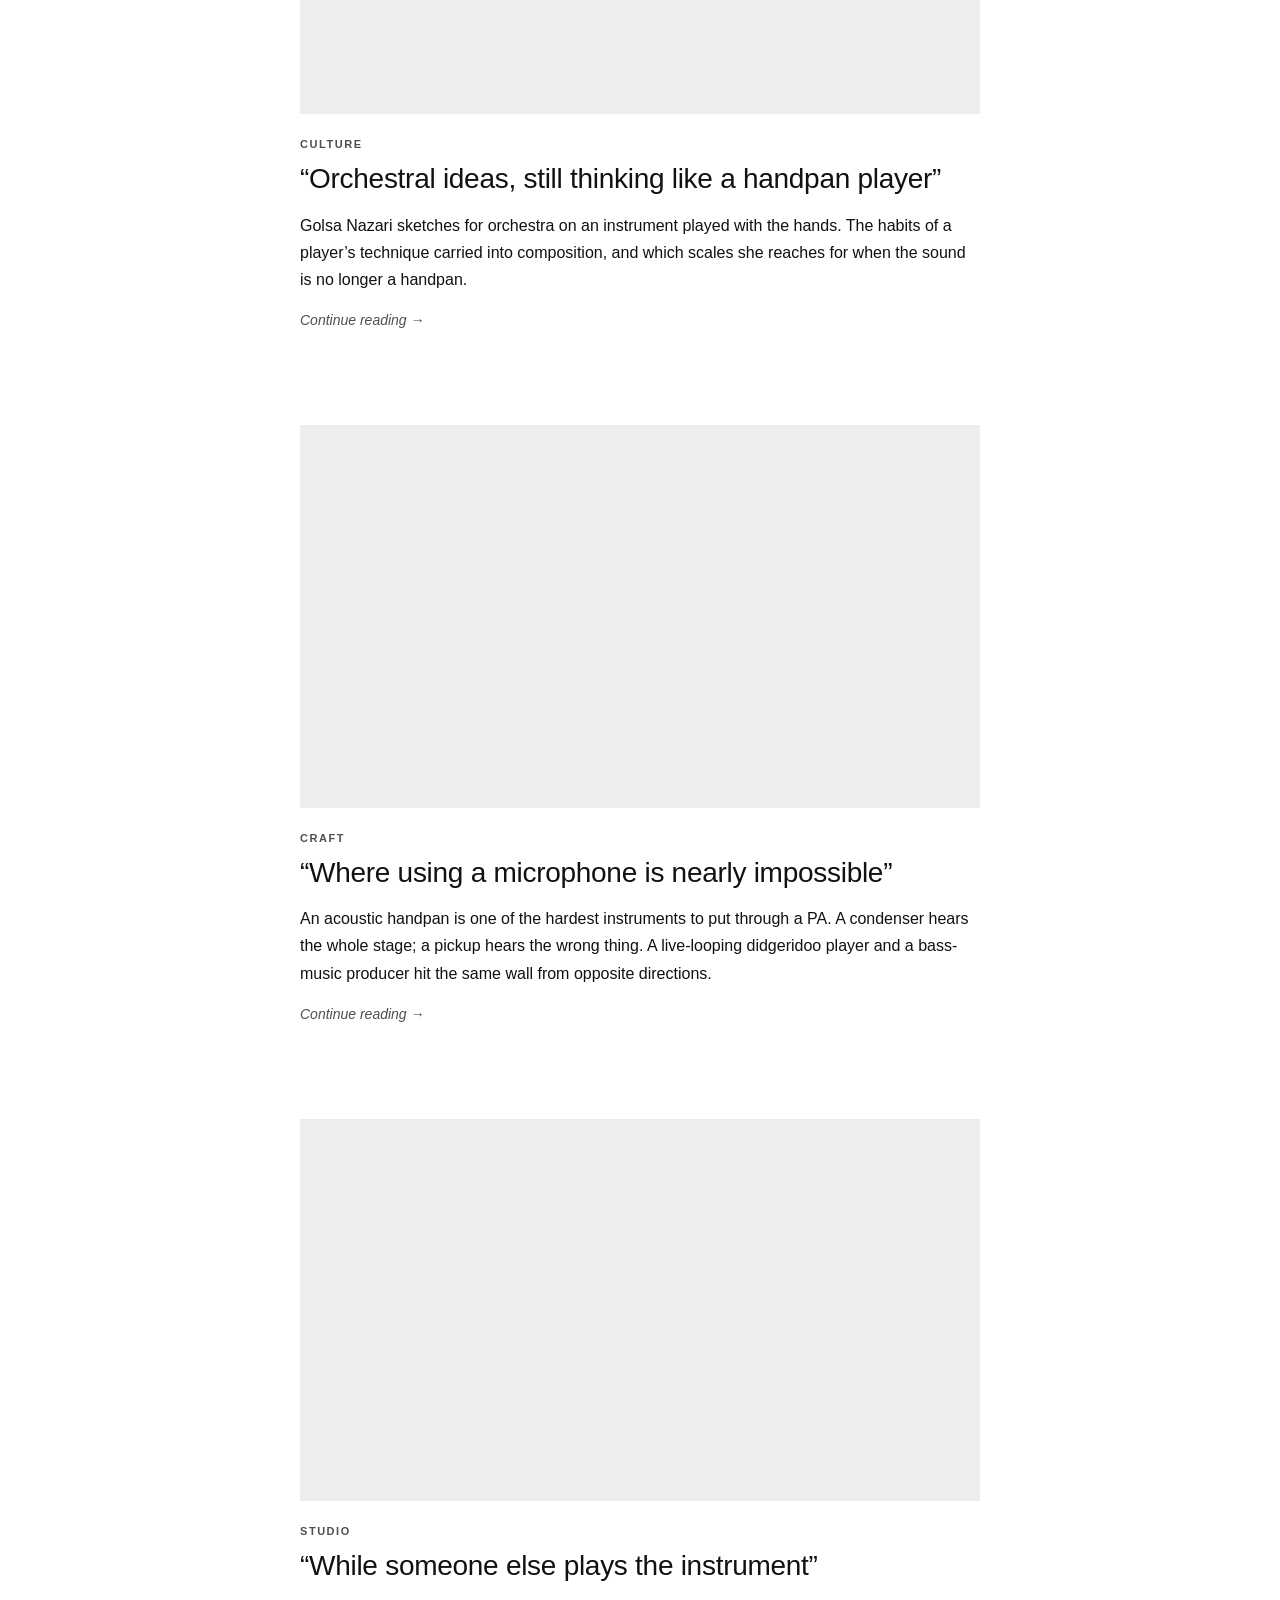
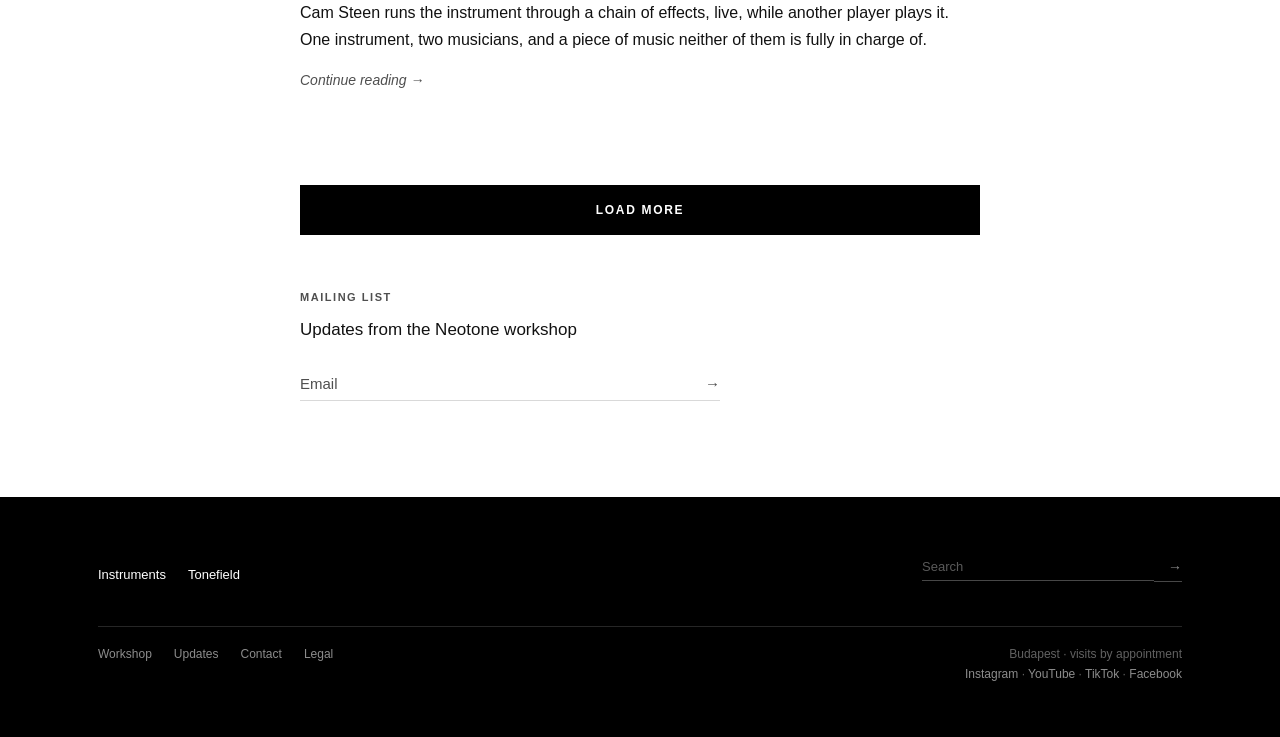
<file: tonefield-v1-desktop.html>
<!DOCTYPE html>
<html lang="en">
<head>
  <meta charset="utf-8">
  <meta name="viewport" content="width=device-width, initial-scale=1">
  <title>Tonefield · Neotone</title>
  <style>
    :root { --ink: #111; --line: #d9d9d9; --muted: #4f4f4f; --green: #2a7a2a; --max: 1180px; }

    *, *::before, *::after { box-sizing: border-box; margin: 0; padding: 0; }
    a { color: inherit; text-decoration: none; }

    body { background: #fff; color: var(--ink); font-family: Arial, Helvetica, sans-serif; }

    /* ---- Masthead ----
       Neotone sits above the sections rather than beside them, which is the
       whole point of v3: the company is the umbrella, and Culture, Instrument
       and Craft are what it consists of.

       Two states. At the top of a page the mark is centred with the sections
       beneath it. Once you scroll, the bar collapses to a single row: small
       mark on the left, sections on the right. The sections stay reachable the
       whole way down, which the v2 nav could not do, since scrolling there
       left only the return. */
    /* ---- Masthead ----
       Fixed height, contents positioned absolutely, and every moving value
       driven by scroll position rather than by a timed transition. The bar is
       therefore never mid-animation: where it sits is a function of how far
       down the page you are. */
    nav {
      position: sticky; top: 0; z-index: 10;
      background: #fff;
      height: 118px;
      /* Clipped left, right and top, open at the bottom. The row travels left as
         you scroll and the items behind the current one go to negative x, which
         would otherwise widen the page. overflow: hidden did that job but also
         cut off the Instruments submenu, which hangs below the bar, and CSS
         cannot clip one axis while leaving the other visible. */
      clip-path: inset(0 0 -320px 0);
    }
    .nav-inner {
      position: relative;
      max-width: var(--max); margin: 0 auto; padding: 0 48px;
      height: 100%;
    }

    .masthead {
      position: absolute; left: 50%; top: 30px;
      transform: translateX(-50%);
      transform-origin: left center;
      cursor: pointer;
      will-change: transform, top;
    }
    .masthead img { height: 40px; width: auto; display: block; }

    /* The row keeps its width the whole way down. Rather than folding items out
       of the flow, which changes the width and makes the target move, the row
       slides until the section you are in reaches the boundary. The others
       travel with it and fade out. */
    .sections {
      position: absolute; left: 50%; top: 86px;
      transform: translateX(-50%);
      display: flex; align-items: baseline;
      will-change: transform, top;
    }
    .sections a {
      font-size: 14px; letter-spacing: 0.02em; color: var(--muted);
      cursor: pointer; margin-left: 30px; white-space: nowrap;
      /* No colour transition. Everything in this bar is a function of scroll
         position, and a 200ms ease made the emphasis lag the scroll. */
    }
    .sections a:first-child { margin-left: 0; }


    .sections a:hover { color: var(--ink); }
    /* Emphasis on where you are: ink rather than grey, with a hairline under
       it. Quiet enough to sit in a centred row of three, clear enough to read
       as a position rather than as a hover state. */
    .sections a {
      padding-bottom: 4px;
      border-bottom: 1px solid transparent;
    }
    .sections a.current {
      color: var(--ink);
      border-bottom-color: var(--ink);
    }

    @media (max-width: 980px) {
      .nav-inner { padding: 0 24px; }
      .sections a { margin-left: 20px; }
    }

    /* Blocks size to their content rather than the viewport. The 115vh height
       came from the original mockup, where each article filled a screen during
       the colour-change scroll; without that mechanic it only pushed the first
       article off the bottom edge, so it read as something still to arrive. */
    .article {
      width: 100%;
      padding: 56px 0;
      display: flex;
      flex-direction: column;
      align-items: center;
      gap: 16px;
    }
    /* Gap between articles only, never before the first, so article one keeps
       its position just below the middle of the viewport on load. Measured in
       vh so the next article is always off the bottom edge and has to be
       scrolled to, whatever the screen height. */
    .article + .article { margin-top: 48vh; }
    /* Adjacent sibling, not :first-of-type: the opening wrapper is also a div,
       so it would claim first-of-type and this would silently match nothing. */
    .opening-wrap + .article { padding-top: 116px; }
    /* Room before the footer, so the last article ends rather than runs into it.
       last-of-type is safe here: the footer is a <footer>, so the final div
       sibling is the last article. */
    .article:last-of-type { padding-bottom: 32vh; }

    .article-label {
      font-family: sans-serif;
      font-size: 96px;
      font-weight: 700;
      color: rgba(0,0,0,0.15);
    }

    .article-title {
      font-family: sans-serif;
      font-size: 20px;
      font-weight: 400;
      color: rgba(0,0,0,0.4);
      letter-spacing: 0.01em;
    }

    /* ---- Footer ----
       Two quiet bands: sections + search, then utility + place. No column
       headings, no dividers beyond a single hairline. Wraps rather than
       needing breakpoints. */
    .site-footer { background: #000; color: #fff; margin-top: 96px; }
    .footer-inner { max-width: var(--max); margin: 0 auto; padding: 56px 48px; }

    /* Top band restates the structure and holds search. The sections repeat the
       bar deliberately: at the bottom of a page a reader is deciding what is
       next, and a list of where they can go is useful even though the same list
       is above. They also give search a left side, so it can sit right at its
       own size rather than spanning the measure. */
    .footer-top {
      display: flex; align-items: flex-end; justify-content: space-between;
      gap: 32px; flex-wrap: wrap;
    }
    .footer-sections { display: flex; align-items: baseline; gap: 22px; flex-wrap: wrap; }
    .footer-sections a {
      font-size: 13px; color: #fff; text-decoration: none; cursor: pointer;
      font-family: Arial, Helvetica, sans-serif;
    }
    .footer-sections a:hover { opacity: 0.55; }

    .footer-search { display: flex; align-items: center; width: 260px; max-width: 100%; }
    .footer-search input {
      flex: 1; min-width: 0; background: none; color: #fff;
      border: none; border-bottom: 1px solid rgba(255,255,255,0.28);
      padding: 6px 0; font-size: 13px; font-family: inherit;
    }
    .footer-search input::placeholder { color: rgba(255,255,255,0.35); }
    .footer-search input:focus { outline: none; border-bottom-color: rgba(255,255,255,0.7); }
    .footer-search button {
      background: none; border: none; border-bottom: 1px solid rgba(255,255,255,0.28);
      color: rgba(255,255,255,0.55); padding: 6px 0 6px 14px;
      font-size: 14px; font-family: inherit; cursor: pointer;
    }
    .footer-search button:hover { color: #fff; }

    .footer-band {
      display: flex; align-items: flex-start; justify-content: space-between;
      gap: 20px 32px; flex-wrap: wrap;
      margin-top: 44px; padding-top: 20px;
      border-top: 1px solid rgba(255,255,255,0.15);
    }

    .footer-utility { display: flex; flex-wrap: wrap; gap: 8px 22px; }
    .footer-utility a { font-size: 12px; color: rgba(255,255,255,0.55); text-decoration: none; cursor: pointer; font-family: Arial, Helvetica, sans-serif; }
    .footer-utility a:hover { color: #fff; }

    .footer-place { display: flex; flex-direction: column; align-items: flex-start; gap: 6px; }
    @media (min-width: 981px) { .footer-place { align-items: flex-end; text-align: right; } }
    .footer-meta { margin: 0; font-size: 12px; color: rgba(255,255,255,0.38); font-family: Arial, Helvetica, sans-serif; }
    .footer-social a { color: rgba(255,255,255,0.55); cursor: pointer; }
    .footer-social a:hover { color: #fff; }

    /* ---- Page opening ----
       Every page opens with one centred statement of what it is for, with the
       section's own name inside that sentence rather than above it as a
       heading. The nav already names the page, so a headline only repeats it.
       Same gesture on every page, so the whole site reads as written. */
    /* Entry fade sits on the wrapper, not the heading. The animation uses
       fill: both, so its final opacity keeps applying and would override the
       scroll fade below. Two elements, two opacities, composed by the browser. */
    .opening-wrap { animation: opening-in 760ms ease 140ms both; }
    @keyframes opening-in {
      from { opacity: 0; }
      to   { opacity: 1; }
    }
    .opening {
      max-width: 720px; margin-left: auto; margin-right: auto;
      padding: 64px 0 52px; text-align: center;
      font-size: 21px; font-weight: 400; line-height: 1.7; color: var(--ink);
    }
    .opening-name { font-size: 34px; line-height: 1; letter-spacing: -0.01em; white-space: nowrap; }
    .opening-sub { display: block; margin-top: 14px; font-size: 15px; line-height: 1.4; color: var(--muted); letter-spacing: 0.02em; }
    @media (prefers-reduced-motion: reduce) {
      .opening-wrap { animation: none; }
    }

    /* ---- Container feed ----
       Previews, not cards. You read a little in place and may watch something
       before deciding to open the piece. Because a preview can carry media, the
       block itself is not a link: clicking a video has to play it. The title is
       the target, with a quiet continue link at the end. This amends principle
       14, which assumes a block with nothing interactive inside it. */
    /* No opening line here: the masthead names Neotone and the pieces say what it is,
   so the feed itself opens the page and carries the entry fade. */
    .feed { max-width: var(--max); margin: 0 auto; padding: 0 48px 0;
            animation: opening-in 760ms ease 140ms both; }
    @media (prefers-reduced-motion: reduce) { .feed { animation: none; } }
    .feed-item { max-width: 680px; margin: 0 auto; scroll-margin-top: 140px; }
    .feed-item + .feed-item { margin-top: 96px; }
    /* Every piece is built the same way: image, kicker, title, excerpt, link,
       at the same size, with the same gap. The lead and second carry classes
       for the editorial rule that the first two show one register each, and
       nothing else distinguishes them. Earlier versions gave the lead a wider
       image and put the second's image below its text to force both titles
       into a 900px viewport; together they made the feed read as three
       different layouts. Uniform wins. On a 900px screen the second piece's
       kicker sits at the edge; its title is inside the first screen on
       anything taller. */
    .feed-media { width: 100%; aspect-ratio: 16 / 9; background: #ededed; margin-bottom: 24px; }
    .feed-kicker {
      display: block; margin-bottom: 12px;
      font-size: 11px; font-weight: 700; text-transform: uppercase;
      letter-spacing: 0.14em; color: var(--muted);
    }
    .feed-title { margin: 0 0 16px; font-size: 28px; font-weight: 400; line-height: 1.2; letter-spacing: -0.01em; }
    .feed-title a:hover { color: var(--muted); }
    .feed-excerpt { margin: 0 0 18px; font-size: 16px; line-height: 1.7; }
    .feed-more { font-size: 14px; font-style: italic; color: var(--muted); }
    .feed-more:hover { color: var(--ink); text-decoration: underline; }
    @media (max-width: 980px) { .feed { padding: 0 24px 0; } .feed-title { font-size: 24px; } }

    /* ---- End of feed ----
       Load more, then subscribe. Load more continues the reading; subscribing
       is what you do once you have decided to stop, so putting the field first
       would interrupt a reader who is still going. When the feed eventually
       runs out the button goes and subscribe becomes the terminus, with nothing
       rearranged.

       The bar is the only solid black in the white part of the page, so it
       reads as the end of the run and rhymes with the footer arriving under it.
       Sits well below the last piece and close to the footer, so scrolling to
       it feels like reaching the end rather than finding another section. */
    .feed-end { max-width: var(--max); margin: 96px auto 0; padding: 0 48px; }
    @media (max-width: 980px) { .feed-end { margin-top: 80px; padding: 0 24px; } }
    .feed-end-inner { max-width: 680px; margin: 0 auto; }

    .load-more {
      display: block; width: 100%; background: #000; color: #fff;
      border: none; padding: 18px 0; cursor: pointer;
      font-family: inherit; font-size: 12px; font-weight: 700;
      text-transform: uppercase; letter-spacing: 0.14em;
    }
    .load-more:hover { background: #222; }

    /* ---- Subscribe ----
       Not Tonefield: that is a publication, and this is a notice board. Not
       "stay in touch" either, which promises a relationship from a company that
       will write four times a year. Updates says plainly what it is, the same
       move as "Budapest · visits by appointment". */
    .subscribe { margin-top: 56px; }
    .subscribe-label {
      display: block; margin-bottom: 12px;
      font-size: 11px; font-weight: 700; text-transform: uppercase;
      letter-spacing: 0.14em; color: var(--muted);
    }
    .subscribe p { margin: 0 0 22px; font-size: 17px; line-height: 1.75; }
    .subscribe-archive { color: var(--muted); border-bottom: 1px solid var(--line); }
    .subscribe-archive:hover { color: var(--ink); border-bottom-color: var(--ink); }
    .subscribe-form { display: flex; align-items: center; max-width: 420px; }
    .subscribe-form input {
      flex: 1; min-width: 0; background: none; color: var(--ink);
      border: none; border-bottom: 1px solid var(--line);
      padding: 8px 0; font-size: 15px; font-family: inherit;
    }
    .subscribe-form input::placeholder { color: var(--muted); }
    .subscribe-form input:focus { outline: none; border-bottom-color: var(--ink); }
    .subscribe-form button {
      background: none; border: none; border-bottom: 1px solid var(--line);
      color: var(--muted); padding: 8px 0 8px 16px;
      font-size: 15px; font-family: inherit; cursor: pointer;
    }
    .subscribe-form button:hover { color: var(--ink); }
  </style>
</head>
<body>

  <nav>
    <div class="nav-inner">
      <div class="masthead" role="presentation"><img src="media/wordmark/neotone.svg" alt="Neotone"></div>
      <div class="sections">
        <a href="index.html" data-section="instruments">Instruments</a>
        <a href="tonefield.html" data-section="tonefield">Tonefield</a>
      </div>
    </div>
  </nav>

  <!-- Tonefield. One feed, two registers, the kicker tells you which. The
       running order is editorial: the first screen shows a craft piece and a
       culture piece together, so a reader of either kind sees their own.
       Every entry below is a piece genuinely in progress, sourced from the
       1000th-instrument draft, the artist interviews, and the manual's third
       register. Titles are working titles. -->
  <!-- Opening. Same shape as the instrument page's: the name large, the
       sentence plain. Tonefield is a coined word and this is where it gets its
       meaning. Craft and culture are the two registers, named once here and
       then carried by the kickers. -->
  <div class="opening-wrap">
    <h1 class="opening"><span class="opening-name">Tonefield</span><span class="opening-sub">Neotone&rsquo;s quarterly of craft and culture</span></h1>
  </div>

  <div class="feed">

      <article class="feed-item lead" id="only-beginning">
        <div class="feed-media"></div>
        <span class="feed-kicker">Culture</span>
        <h2 class="feed-title"><a href="#" onclick="pieceLink(event)">Only beginning to understand what they had built</a></h2>
        <p class="feed-excerpt">It started with a handpan that seemed too expensive and two programmers who decided to build one instead. Seven years, a thousand instruments and 418 million strikes later, the thing they made is still teaching them about the instrument it began as an answer to.</p>
        <a class="feed-more" href="#" onclick="pieceLink(event)">Continue reading &rarr;</a>
      </article>

      <article class="feed-item second" id="strike-not-trigger">
        <div class="feed-media"></div>
        <span class="feed-kicker">Craft</span>
        <h2 class="feed-title"><a href="#" onclick="pieceLink(event)">A strike is not a trigger</a></h2>
        <p class="feed-excerpt">Two programmers watched a video of a player hitting almost the same spot on a handpan for minutes and getting a different tone every time. Everything digital instruments were good at was the opposite of that. The answer began with a kitchen scale taken apart.</p>
        <a class="feed-more" href="#" onclick="pieceLink(event)">Continue reading &rarr;</a>
      </article>

      <article class="feed-item" id="golsa-nazari">
        <div class="feed-media"></div>
        <span class="feed-kicker">Culture</span>
        <h2 class="feed-title"><a href="neotone-golsa-nazari.html">&ldquo;I don&rsquo;t lose inspiration while searching for another instrument&rdquo;</a></h2>
        <p class="feed-excerpt">Golsa Nazari is a handpan player, composer and teacher from Iran, working between acoustic instruments and a digital one. What changed for her was less the sound than the interruption: moving between scales used to mean moving between instruments, and an idea rarely survived the trip.</p>
        <a class="feed-more" href="neotone-golsa-nazari.html">Continue reading &rarr;</a>
      </article>

      <article class="feed-item" id="how-much-freedom">
        <div class="feed-media"></div>
        <span class="feed-kicker">Craft</span>
        <h2 class="feed-title"><a href="#" onclick="pieceLink(event)">Not how many scales, but how much freedom</a></h2>
        <p class="feed-excerpt">An acoustic handpan is one scale, chosen once, by its maker. A digital one hands that choice to the player, and a choice you make constantly needs knowledge to make it with.</p>
        <a class="feed-more" href="#" onclick="pieceLink(event)">Continue reading &rarr;</a>
      </article>

      <article class="feed-item" id="note-names">
        <div class="feed-media"></div>
        <span class="feed-kicker">Craft</span>
        <h2 class="feed-title"><a href="neos-note-names.html">Why the note names change as you build</a></h2>
        <p class="feed-excerpt">Build a D Kurd and something quiet happens. You place the note your ear calls an A sharp, and the instrument writes down a B flat. The logic behind that is older than the instrument, and it is the same logic a scale uses to decide what it is.</p>
        <a class="feed-more" href="neos-note-names.html">Continue reading &rarr;</a>
      </article>

      <article class="feed-item" id="every-source-clean">
        <div class="feed-media"></div>
        <span class="feed-kicker">Studio</span>
        <h2 class="feed-title"><a href="#" onclick="pieceLink(event)">&ldquo;Every source needs to remain clean&rdquo;</a></h2>
        <p class="feed-excerpt">Didgeridoo, beatbox, jaw harp and a digital handpan, into a mixer, into a looper, every channel opened and closed from a MIDI controller. Zalem&rsquo;s live-looping set walked end to end, down to the didgeridoo bass sequenced offbeat against the kick and pitched from the Neotone through a vocoder.</p>
        <a class="feed-more" href="#" onclick="pieceLink(event)">Continue reading &rarr;</a>
      </article>

      <article class="feed-item" id="orchestral-ideas">
        <div class="feed-media"></div>
        <span class="feed-kicker">Culture</span>
        <h2 class="feed-title"><a href="#" onclick="pieceLink(event)">&ldquo;Orchestral ideas, still thinking like a handpan player&rdquo;</a></h2>
        <p class="feed-excerpt">Golsa Nazari sketches for orchestra on an instrument played with the hands. The habits of a player&rsquo;s technique carried into composition, and which scales she reaches for when the sound is no longer a handpan.</p>
        <a class="feed-more" href="#" onclick="pieceLink(event)">Continue reading &rarr;</a>
      </article>

      <article class="feed-item" id="loud-room">
        <div class="feed-media"></div>
        <span class="feed-kicker">Craft</span>
        <h2 class="feed-title"><a href="#" onclick="pieceLink(event)">&ldquo;Where using a microphone is nearly impossible&rdquo;</a></h2>
        <p class="feed-excerpt">An acoustic handpan is one of the hardest instruments to put through a PA. A condenser hears the whole stage; a pickup hears the wrong thing. A live-looping didgeridoo player and a bass-music producer hit the same wall from opposite directions.</p>
        <a class="feed-more" href="#" onclick="pieceLink(event)">Continue reading &rarr;</a>
      </article>

      <article class="feed-item" id="two-players">
        <div class="feed-media"></div>
        <span class="feed-kicker">Studio</span>
        <h2 class="feed-title"><a href="#" onclick="pieceLink(event)">&ldquo;While someone else plays the instrument&rdquo;</a></h2>
        <p class="feed-excerpt">Cam Steen runs the instrument through a chain of effects, live, while another player plays it. One instrument, two musicians, and a piece of music neither of them is fully in charge of.</p>
        <a class="feed-more" href="#" onclick="pieceLink(event)">Continue reading &rarr;</a>
      </article>

  </div>

  <div class="feed-end">
    <div class="feed-end-inner">

      <button class="load-more" onclick="loadMore()">Load more</button>

      <div class="subscribe">
        <span class="subscribe-label">Mailing list</span>
        <p>Updates from the Neotone workshop</p>
        <form class="subscribe-form" onsubmit="handleSubscribe(event)">
          <input type="email" placeholder="Email" required />
          <button type="submit" aria-label="Subscribe">&rarr;</button>
        </form>
      </div>

    </div>
  </div>

  <footer class="site-footer">
    <div class="footer-inner">

      <div class="footer-top">
        <div class="footer-sections">
          <a href="index.html">Instruments</a>
          <a href="tonefield.html">Tonefield</a>
        </div>
        <form class="footer-search" onsubmit="handleSearch(event)">
          <input type="search" placeholder="Search" />
          <button type="submit" aria-label="Search">&rarr;</button>
        </form>
      </div>

      <div class="footer-band">
        <div class="footer-utility">
          <a onclick="utilityLink('Workshop')">Workshop</a>
          <a href="updates.html">Updates</a>
          <a onclick="utilityLink('Contact')">Contact</a>
          <a href="legal.html">Legal</a>
        </div>
        <div class="footer-place">
          <p class="footer-meta">Budapest &middot; visits by appointment</p>
          <p class="footer-meta footer-social">
            <a onclick="socialLink('Instagram')">Instagram</a> &middot;
            <a onclick="socialLink('YouTube')">YouTube</a> &middot;
            <a onclick="socialLink('TikTok')">TikTok</a> &middot;
            <a onclick="socialLink('Facebook')">Facebook</a>
          </p>
        </div>
      </div>

    </div>
  </footer>

  <script>
    /* ---- Masthead ----
       SECTION is which of the three this page belongs to, empty on pages that
       belong to none. It marks the current section. With the sections on screen
       the whole way down there is nothing to return from, which removes most of
       the machinery v2 needed. */
    const SECTION = 'tonefield';

    const nav      = document.querySelector('nav');
    const navInner = document.querySelector('.nav-inner');
    const masthead = document.querySelector('.masthead');
    const sections = document.querySelector('.sections');
    const links    = [...document.querySelectorAll('.sections a')];

    /* The section this page belongs to is marked from the first frame. Pages
       belonging to no section, legal for instance, mark nothing. */
    const current = links.find(a => a.dataset.section === SECTION);
    if (current) current.classList.add('current');

    /* Two overlapping ranges. The sections you are not in fade first and
       slowly; the pair travels left over a longer distance, so the move reads
       as deliberate and stays tied to the scroll rather than snapping. */
    const FADE_FROM  = 20,  FADE_TO  = 220;
    const SHIFT_FROM = 60,  SHIFT_TO = 460;
    const MARK_TOP   = [30, 22];
    const SECT_TOP   = [86, 62];
    const MARK_SCALE = [1, 0.55];

    let markShift = null;
    const selNav = document.getElementById('sel-nav');


    /* Measured with the bar at rest, so the numbers are the distance from where
       each element sits when centred to the content boundary. Remeasured once
       the wordmark has loaded, since an image with no width measures wrong. */
    function measure() {
      const style = getComputedStyle(navInner);
      const contentLeft = navInner.getBoundingClientRect().left + parseFloat(style.paddingLeft);
      const rest = el => {
        const prev = el.style.transform;
        el.style.transform = 'translateX(-50%)';
        const left = el.getBoundingClientRect().left;
        el.style.transform = prev;
        return left;
      };
      markShift = Math.round(contentLeft - rest(masthead));
      /* offsetLeft on a link is measured inside .sections, which is its offset
         parent, so it is added to the row's own left rather than compared with
         it. Both targets are the same content boundary, which is what puts the
         mark and the section you are in on one left edge. */

    }

    const ramp = (y, a, b) => Math.min(Math.max((y - a) / (b - a), 0), 1);
    const lerp = (r, t) => r[0] + (r[1] - r[0]) * t;

    /* The ramps are scaled to the page. On a short page, a placeholder or an
       empty checkout, there is not enough scroll to travel the full distance,
       and the bar would stop part way. Scaling the ranges to the available
       scroll means the collapse always completes by the bottom, however far
       the bottom is. */
    function scrollRange() {
      return Math.max(document.documentElement.scrollHeight - window.innerHeight, 0);
    }

    function updateNav() {
      if (markShift === null) measure();
      const y = window.scrollY;
      const k = Math.min(1, scrollRange() / SHIFT_TO) || 1;
      const fade  = ramp(y, FADE_FROM * k, FADE_TO * k);
      const shift = ramp(y, SHIFT_FROM * k, SHIFT_TO * k);

      masthead.style.top = lerp(MARK_TOP, shift) + 'px';
      masthead.style.transform =
        'translateX(calc(-50% + ' + (markShift * shift) + 'px)) scale(' + lerp(MARK_SCALE, shift) + ')';

      sections.style.top = lerp(SECT_TOP, shift) + 'px';

      /* Selection sits at the right of the row, level with the section names,
         and stays through the collapse: it is an affordance, not a section. */
      if (selNav) selNav.style.top = lerp(SECT_TOP, shift) + 'px';

      /* Every section fades, the current one included. Collapsed, the bar is
         the name alone: present, and a way back to the menu. The page says
         where you are; the bar does not have to. */
      links.forEach(a => {
        a.style.opacity = String(1 - fade);
        a.style.pointerEvents = fade > 0.9 ? 'none' : '';
      });


    }

    /* Once the bar has moved, the mark reopens it. At rest it goes to the
       front, which is what it says. */
    /* Collapsed, the bar is a label rather than a menu: the two sections you are
       not in are invisible and take no clicks. Anywhere in the bar reopens it,
       so reaching for a section name that is not there does something sensible
       instead of nothing. The section you are in still behaves as a link. */
    /* Collapsed, the bar is a label rather than a menu, and anywhere in it
       reopens the bar. The section you are in behaves exactly as the mark does,
       because at that point the two are halves of one label and clicking either
       should do the same thing. */
    nav.addEventListener('click', e => {
      const own = e.target.closest('.sections a[data-section="' + SECTION + '"]');
      if (own) {
        e.preventDefault();
        if (window.scrollY > 0) window.scrollTo({ top: 0, behavior: 'smooth' });
        return;
      }
      if (window.scrollY <= SHIFT_FROM) return;
      e.preventDefault();
      window.scrollTo({ top: 0, behavior: 'smooth' });
    });

    function remeasure() { markShift = null; updateNav(); }
    window.addEventListener('resize', remeasure);
    window.addEventListener('load', remeasure);
    document.querySelectorAll('nav img').forEach(img => {
      if (!img.complete) img.addEventListener('load', remeasure, { once: true });
    });



    window.addEventListener('scroll', updateNav, { passive: true });
    updateNav();

    /* ---- Footer ---- */

    /* A notice board, not a newsletter, and not the Tonefield subscription:
       that is a publication and would be its own list. Nothing on One, where an
       email field beside a five-figure order reads as a lead form. */
    function handleSubscribe(e) {
      e.preventDefault();
      const value = e.target.querySelector('input').value;
      alert("Mailing list sign-up. Not wired up yet.");
      e.target.reset();
    }

    function loadMore() {
      alert("Loads the next pieces. Not mocked up yet.");
    }

    /* Footer section links rise before they leave. At the bottom of a page the
       bar is collapsed to a label, so navigating straight away would cut to a
       page with the menu already open. Scrolling up first lets it unfold on the
       way out, and the next page then opens in the state you left this one in.

       The interval watches for the scroll to land; the timeout fires the
       navigation regardless, covering smooth scrolling being disabled or
       interrupted, so the link can never become a dead end. */
    function scrollToTopThen(after) {
      if (window.scrollY < 4) { if (after) after(); return; }
      let gone = false;
      const go = () => { if (!gone) { gone = true; if (after) after(); } };
      window.scrollTo({ top: 0, behavior: 'smooth' });
      const watch = setInterval(() => {
        if (window.scrollY < 4) { clearInterval(watch); setTimeout(go, 160); }
      }, 50);
      setTimeout(() => { clearInterval(watch); go(); }, 1200);
    }

    document.querySelectorAll('.footer-sections a').forEach(link => {
      link.addEventListener('click', e => {
        e.preventDefault();
        const href = link.getAttribute('href');
        const here = location.pathname.split('/').pop() || 'tonefield.html';
        /* Already here: just go back to the top and let the bar reopen. */
        if (href === here) { scrollToTopThen(null); return; }
        scrollToTopThen(() => { window.location.href = href; });
      });
    });

    function pieceLink(e) {
      e.preventDefault();
      alert("Piece not drafted yet.");
    }

    function handleSearch(e) {
      e.preventDefault();
      alert("Site search. Not mocked up yet.");
    }
    /* Outbound, so they leave the site rather than routing through it. Wired as
       alerts here because the accounts are not linked yet. */
    function socialLink(name) {
      alert("Neotone on " + name + ". External link, not wired up yet.");
    }

    function utilityLink(name) {
      alert(name === 'Workshop'
        ? "Workshop: the people and the production process. Not mocked up yet."
        : name + " page. Not mocked up yet.");
    }



    /* ---- Scroll restoration ----
       Opening a piece stores the container's position. The article's masthead
       return sets a flag naming this page, and only that flag triggers a
       restore, so arriving fresh from the nav still lands at the top. */
    if ('scrollRestoration' in history) history.scrollRestoration = 'manual';
    const SCROLL_KEY = 'neotone_scroll_' + SECTION;
    const RESTORE_KEY = 'neotone_restore';

    document.querySelectorAll('.feed-item a[href]').forEach(a => {
      const href = a.getAttribute('href');
      if (!href || href === '#') return;
      a.addEventListener('click', () => {
        sessionStorage.setItem(SCROLL_KEY, String(Math.round(window.scrollY)));
      });
    });

    if (sessionStorage.getItem(RESTORE_KEY) === SECTION) {
      const y = parseFloat(sessionStorage.getItem(SCROLL_KEY) || '0');
      if (y > 0) {
        // immediately, because this script runs after layout; the frame after is
        // only a re-apply in case late content shifts the page under us
        window.scrollTo(0, y);
        requestAnimationFrame(() => { window.scrollTo(0, y); updateNav(); });
      }
      sessionStorage.removeItem(RESTORE_KEY);
    }

  </script>

</body>
</html>
</file>
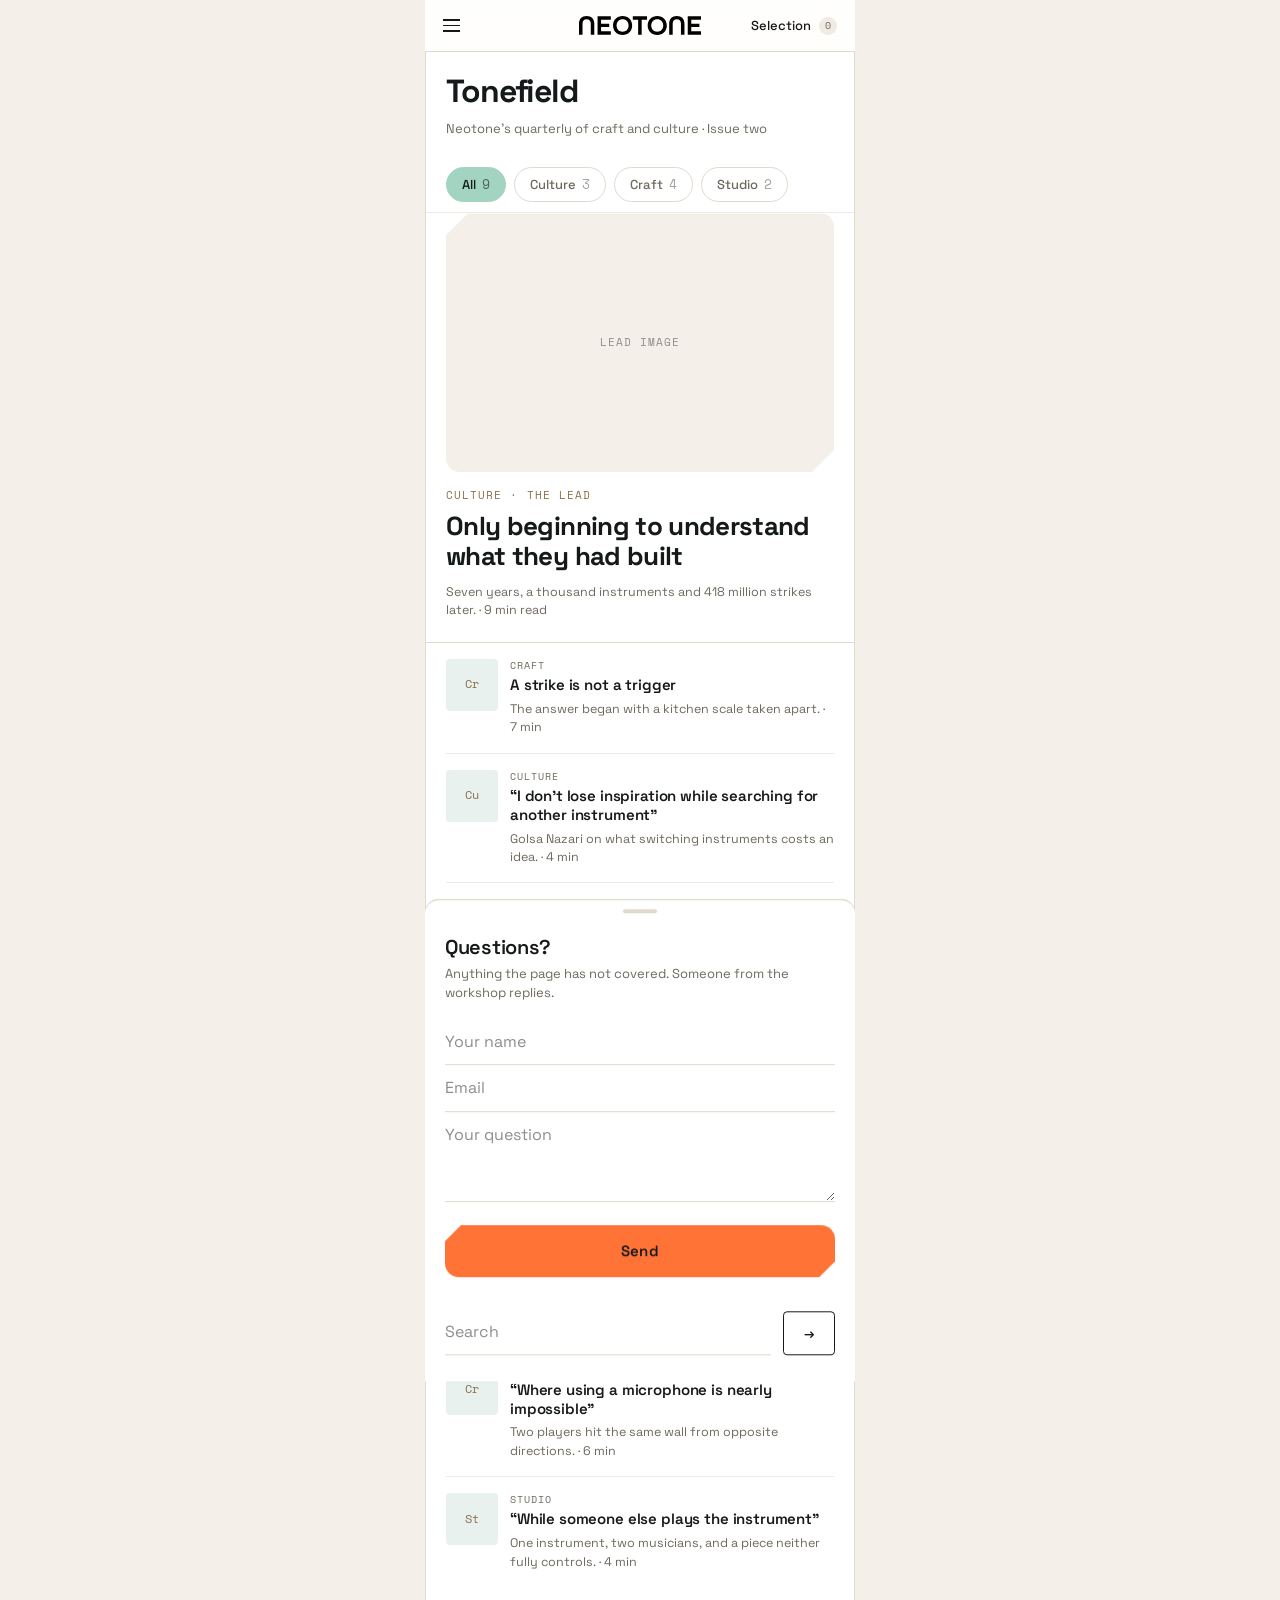
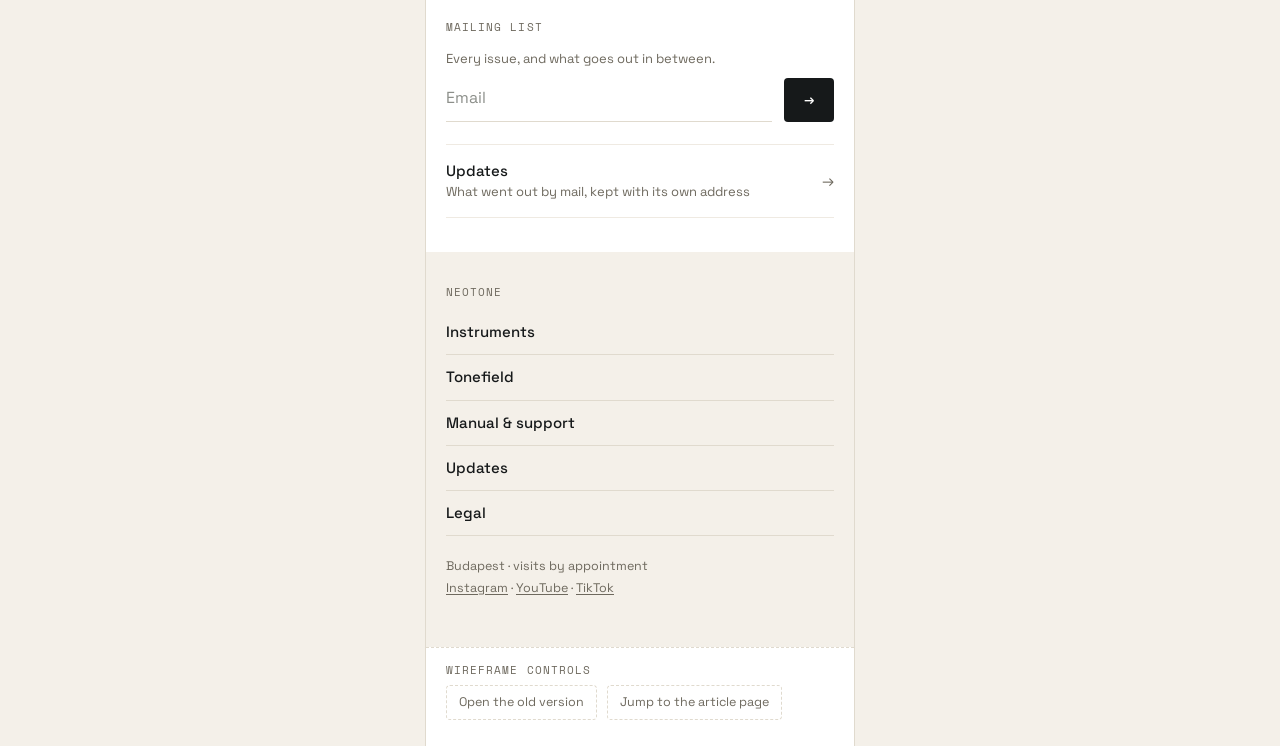
<file: tonefield.html>
<!DOCTYPE html>
<html lang="en">
<head>
<meta charset="utf-8">
<meta name="viewport" content="width=device-width, initial-scale=1, viewport-fit=cover">
<meta name="theme-color" content="#FFFFFF">
<title>Tonefield · Neotone</title>
<link rel="preconnect" href="https://fonts.googleapis.com">
<link rel="preconnect" href="https://fonts.gstatic.com" crossorigin>
<link rel="stylesheet" href="https://fonts.googleapis.com/css2?family=Space+Grotesk:wght@400;500;600;700&family=Source+Serif+4:opsz,wght@8..60,400;8..60,600&family=Space+Mono:wght@400;700&display=swap">
<link rel="stylesheet" href="neo.css">
<style>
/* ---- page: the container ---------------------------------- */
.masthead-block{padding:22px var(--pad) 18px;}
.masthead-block h1{font-size:var(--t-display);line-height:var(--lh-display);letter-spacing:-.035em;font-weight:700;}
.masthead-block .meta{margin-top:10px;text-transform:none;letter-spacing:0;font-family:var(--f-ui);font-size:var(--t-small);color:var(--muted);}

.lead-item{display:block;width:100%;text-align:left;border-bottom:1px solid var(--line);}
.lead-item:active{opacity:.6;}
.lead-item .lead-media{aspect-ratio:3/2;width:auto;margin:0 var(--pad);}
.lead-item .lead-body{padding:16px var(--pad) 22px;}
.lead-item .k{font-family:var(--f-mono);font-size:var(--t-label);letter-spacing:var(--tr-label);text-transform:uppercase;color:var(--wood);display:block;}
.lead-item h2{font-size:var(--t-title);line-height:var(--lh-title);letter-spacing:-.025em;font-weight:700;margin-top:10px;text-wrap:balance;}
.lead-item .m{font-size:12.5px;line-height:1.45;color:var(--muted);display:block;margin-top:12px;}

.feed{padding:0 var(--pad);}
.feed .arow:last-child{border-bottom:0;}
.feed-empty{padding:40px var(--pad);text-align:center;}
</style>
</head>
<body>

<header class="appbar">
  <button class="iconbtn" data-open="menu" aria-label="Menu"><span class="bars"><i></i><i></i><i></i></span></button>
  <a class="mark" href="index.html"><img src="media/wordmark/neotone.svg" alt="Neotone"></a>
  <button class="iconbtn r" data-open="selection">Selection<span class="selcount" id="selcount">0</span></button>
</header>

<div class="app">

  <div class="masthead-block" style="margin-top:var(--bar);">
    <h1>Tonefield</h1>
    <span class="meta">Neotone’s quarterly of craft and culture · Issue two</span>
  </div>

  <div class="chipbar">
    <div class="chips" id="filters"></div>
  </div>

  <div id="lead-slot"></div>
  <div class="feed" id="feed"></div>

  <section>
    <div class="sec-head"><span class="lbl">Mailing list</span></div>
    <p class="small" style="margin-bottom:6px;">Every issue, and what goes out in between.</p>
    <form class="inline-form" data-subscribe>
      <input class="field" type="email" placeholder="Email" required>
      <button class="btn sm" type="submit">→</button>
    </form>
    <p class="note" data-subnote hidden>You’re on the list.</p>
    <div class="rows hair" style="margin-top:22px;">
      <a class="row" href="updates.html">
        <span class="grow"><span class="t">Updates</span><span class="d">What went out by mail, kept with its own address</span></span><span class="arw">→</span>
      </a>
    </div>
  </section>

  <footer class="site-foot">
    <span class="lbl" style="margin-bottom:10px;">Neotone</span>
    <div class="foot-links">
      <a href="index.html">Instruments</a>
      <a href="tonefield.html">Tonefield</a>
      <a href="manual.html">Manual &amp; support</a>
      <a href="updates.html">Updates</a>
      <a href="legal.html">Legal</a>
    </div>
    <p class="foot-meta">
      Budapest · visits by appointment<br>
      <a href="#" data-stub="Instagram">Instagram</a> ·
      <a href="#" data-stub="YouTube">YouTube</a> ·
      <a href="#" data-stub="TikTok">TikTok</a>
    </p>
  </footer>

  <div class="wf">
    <span class="lbl">Wireframe controls</span>
    <a href="tonefield-v1-desktop.html">Open the old version</a>
    <a href="neotone-golsa-nazari.html">Jump to the article page</a>
  </div>

</div>

<script src="neo.js"></script>
<script>
var esc = neo.esc;
function $(id){ return document.getElementById(id); }

/* Nine pieces, the running order the desktop feed already had.
   `lead` is the cover: it only shows when no register is filtered. */
var PIECES = [
  { id:'only-beginning',    k:'Culture', lead:true, min:9,
    t:'Only beginning to understand what they had built',
    d:'Seven years, a thousand instruments and 418 million strikes later.', href:'#' },
  { id:'strike-not-trigger', k:'Craft', min:7,
    t:'A strike is not a trigger',
    d:'The answer began with a kitchen scale taken apart.', href:'#' },
  { id:'golsa-nazari', k:'Culture', min:4,
    t:'“I don’t lose inspiration while searching for another instrument”',
    d:'Golsa Nazari on what switching instruments costs an idea.', href:'neotone-golsa-nazari.html' },
  { id:'how-much-freedom', k:'Craft', min:6,
    t:'Not how many scales, but how much freedom',
    d:'A choice you make constantly needs knowledge to make it with.', href:'#' },
  { id:'note-names', k:'Craft', min:8,
    t:'Why the note names change as you build',
    d:'The logic behind it is older than the instrument.', href:'neos-note-names.html' },
  { id:'every-source-clean', k:'Studio', min:5,
    t:'“Every source needs to remain clean”',
    d:'Zalem’s live-looping set, walked end to end.', href:'#' },
  { id:'orchestral-ideas', k:'Culture', min:5,
    t:'“Orchestral ideas, still thinking like a handpan player”',
    d:'Sketching for orchestra on an instrument played with the hands.', href:'#' },
  { id:'loud-room', k:'Craft', min:6,
    t:'“Where using a microphone is nearly impossible”',
    d:'Two players hit the same wall from opposite directions.', href:'#' },
  { id:'two-players', k:'Studio', min:4,
    t:'“While someone else plays the instrument”',
    d:'One instrument, two musicians, and a piece neither fully controls.', href:'#' }
];

var REGISTERS = ['Culture','Craft','Studio'];
var filter = 'all';

function count(k){ return PIECES.filter(function(p){ return p.k === k; }).length; }

function renderFilters(){
  var f = $('filters');
  f.innerHTML = '';
  var opts = [['all','All',PIECES.length]].concat(REGISTERS.map(function(r){ return [r, r, count(r)]; }));
  opts.forEach(function(o){
    var b = document.createElement('button');
    b.className = 'chip' + (filter === o[0] ? ' on' : '');
    b.innerHTML = o[1] + '<span class="ct">' + o[2] + '</span>';
    b.onclick = function(){ filter = o[0]; renderFilters(); renderFeed(); };
    f.appendChild(b);
  });
}

function rowHTML(p){
  return '<a class="arow" href="' + p.href + '" id="' + p.id + '">' +
    '<span class="th">' + p.k.slice(0,2) + '</span>' +
    '<span class="grow">' +
      '<span class="k">' + p.k + '</span>' +
      '<span class="t">' + esc(p.t) + '</span>' +
      '<span class="m">' + esc(p.d) + ' · ' + p.min + ' min</span>' +
    '</span></a>';
}

function renderFeed(){
  var list = PIECES.filter(function(p){ return filter === 'all' || p.k === filter; });
  var lead = (filter === 'all') ? list.filter(function(p){ return p.lead; })[0] : null;

  $('lead-slot').innerHTML = lead
    ? '<a class="lead-item" href="' + lead.href + '" id="' + lead.id + '">' +
        '<div class="lead-media chamfer" style="aspect-ratio:3/2;"><span class="ph">Lead image</span></div>' +
        '<div class="lead-body">' +
          '<span class="k">' + lead.k + ' · The lead</span>' +
          '<h2>' + esc(lead.t) + '</h2>' +
          '<span class="m">' + esc(lead.d) + ' · ' + lead.min + ' min read</span>' +
        '</div></a>'
    : '';

  var rest = list.filter(function(p){ return p !== lead; });
  $('feed').innerHTML = rest.length
    ? rest.map(rowHTML).join('')
    : '<p class="small feed-empty">Nothing in this register yet.</p>';
}

renderFilters();
renderFeed();
</script>
</body>
</html>
</file>
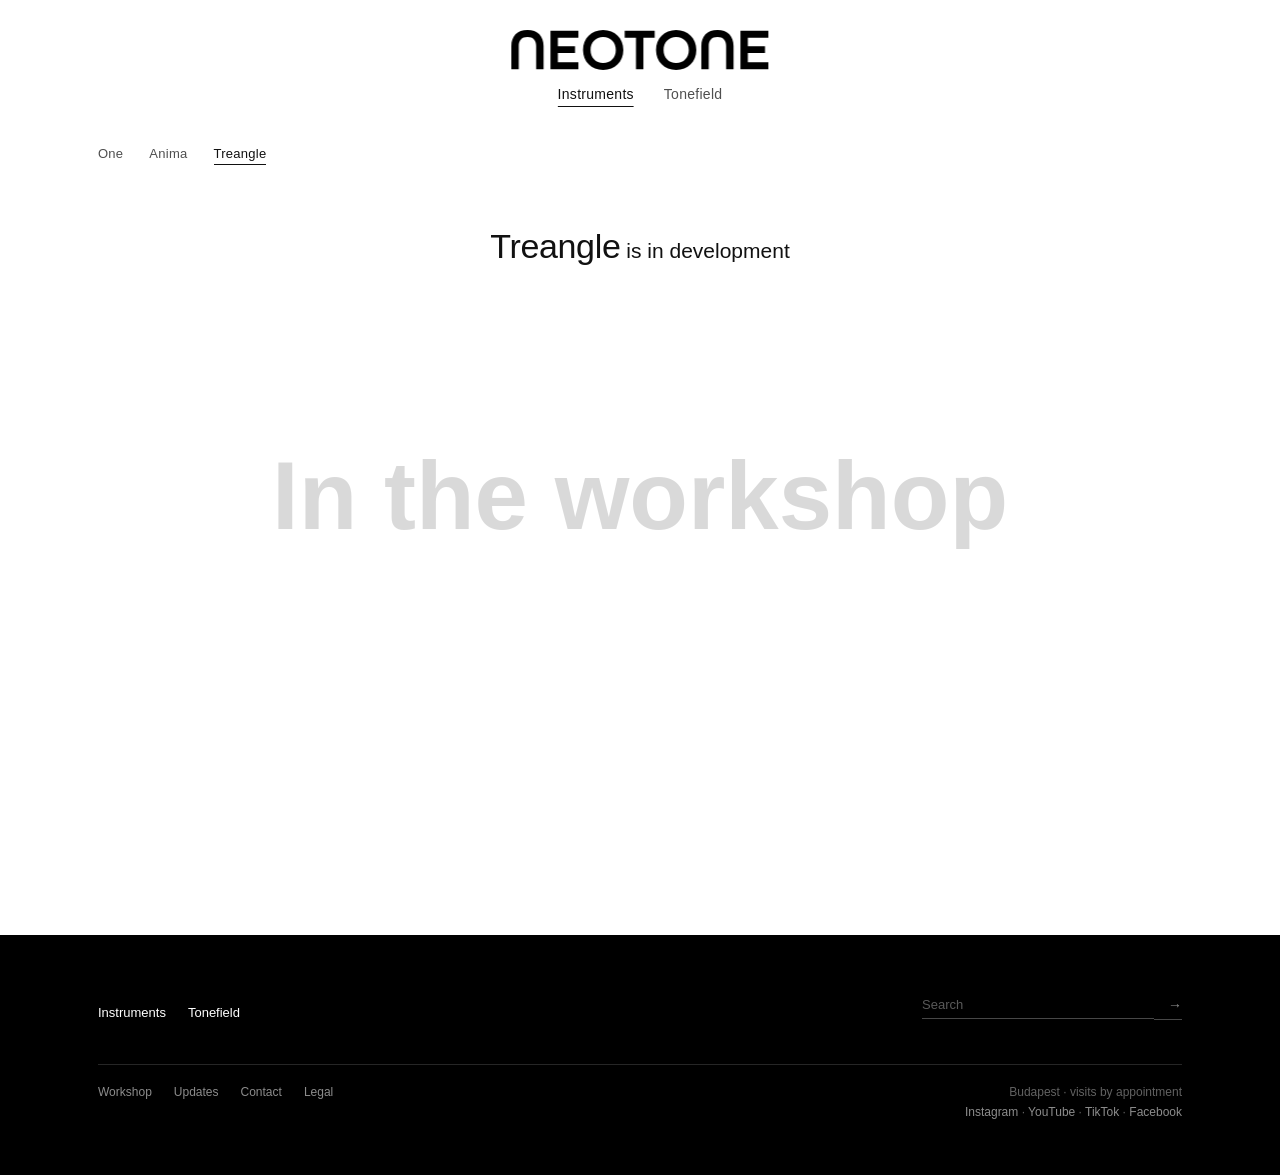
<file: treangle.html>
<!DOCTYPE html>
<html lang="en">
<head>
  <meta charset="utf-8">
  <meta name="viewport" content="width=device-width, initial-scale=1">
  <title>Treangle · Neotone</title>
  <style>
    :root { --ink: #111; --line: #d9d9d9; --muted: #4f4f4f; --green: #2a7a2a; --max: 1180px; }

    *, *::before, *::after { box-sizing: border-box; margin: 0; padding: 0; }
    a { color: inherit; text-decoration: none; }

    body { background: #fff; color: var(--ink); font-family: Arial, Helvetica, sans-serif; }

    /* ---- Masthead ----
       Neotone sits above the sections rather than beside them, which is the
       whole point of v3: the company is the umbrella, and Culture, Instrument
       and Craft are what it consists of.

       Two states. At the top of a page the mark is centred and large with the
       sections beneath it. Once you scroll, the bar collapses to a single row:
       small mark on the left, sections on the right. The sections stay
       reachable the whole way down, which the v2 nav could not do, since
       scrolling there left only the return. */
    /* ---- Masthead ----
       Fixed height, contents positioned absolutely, and every moving value
       driven by scroll position rather than by a timed transition. The bar is
       therefore never mid-animation: where it sits is a function of how far
       down the page you are. */
    nav {
      position: sticky; top: 0; z-index: 10;
      background: #fff;
      height: 118px;
      /* Clipped left, right and top, open at the bottom. The row travels left as
         you scroll and the items behind the current one go to negative x, which
         would otherwise widen the page. overflow: hidden did that job but also
         cut off the Instruments submenu, which hangs below the bar, and CSS
         cannot clip one axis while leaving the other visible. */
      clip-path: inset(0 0 -320px 0);
    }
    .nav-inner {
      position: relative;
      max-width: var(--max); margin: 0 auto; padding: 0 48px;
      height: 100%;
    }

    .masthead {
      position: absolute; left: 50%; top: 30px;
      transform: translateX(-50%);
      transform-origin: left center;
      cursor: pointer;
      will-change: transform, top;
    }
    .masthead img { height: 40px; width: auto; display: block; }

    /* The row keeps its width the whole way down. Rather than folding items out
       of the flow, which changes the width and makes the target move, the row
       slides until the section you are in reaches the boundary. The others
       travel with it and fade out. */
    .sections {
      position: absolute; left: 50%; top: 86px;
      transform: translateX(-50%);
      display: flex; align-items: baseline;
      will-change: transform, top;
    }
    .sections a {
      font-size: 14px; letter-spacing: 0.02em; color: var(--muted);
      cursor: pointer; margin-left: 30px; white-space: nowrap;
      /* No colour transition. Everything in this bar is a function of scroll
         position, and a 200ms ease made the emphasis lag the scroll. */
    }
    .sections a:first-child { margin-left: 0; }


    .sections a:hover { color: var(--ink); }
    /* Emphasis on where you are: ink rather than grey, with a hairline under
       it. Quiet enough to sit in a centred row of three, clear enough to read
       as a position rather than as a hover state. */
    .sections a {
      padding-bottom: 4px;
      border-bottom: 1px solid transparent;
    }
    .sections a.current {
      color: var(--ink);
      border-bottom-color: var(--ink);
    }

    @media (max-width: 980px) {
      .nav-inner { padding: 0 24px; }
      .sections a { margin-left: 20px; }
    }

    /* Blocks size to their content rather than the viewport. The 115vh height
       came from the original mockup, where each article filled a screen during
       the colour-change scroll; without that mechanic it only pushed the first
       article off the bottom edge, so it read as something still to arrive. */
    .article {
      width: 100%;
      padding: 56px 0;
      display: flex;
      flex-direction: column;
      align-items: center;
      gap: 16px;
    }
    /* Gap between articles only, never before the first, so article one keeps
       its position just below the middle of the viewport on load. Measured in
       vh so the next article is always off the bottom edge and has to be
       scrolled to, whatever the screen height. */
    .article + .article { margin-top: 48vh; }
    /* Adjacent sibling, not :first-of-type: the opening wrapper is also a div,
       so it would claim first-of-type and this would silently match nothing. */
    .opening-wrap + .article { padding-top: 116px; }
    /* Room before the footer, so the last article ends rather than runs into it.
       last-of-type is safe here: the footer is a <footer>, so the final div
       sibling is the last article. */
    .article:last-of-type { padding-bottom: 32vh; }

    .article-label {
      font-family: sans-serif;
      font-size: 96px;
      font-weight: 700;
      color: rgba(0,0,0,0.15);
    }

    .article-title {
      font-family: sans-serif;
      font-size: 20px;
      font-weight: 400;
      color: rgba(0,0,0,0.4);
      letter-spacing: 0.01em;
    }

    /* ---- Footer ----
       Two quiet bands: sections + search, then utility + place. No column
       headings, no dividers beyond a single hairline. Wraps rather than
       needing breakpoints. */
    .site-footer { background: #000; color: #fff; margin-top: 96px; }
    .footer-inner { max-width: var(--max); margin: 0 auto; padding: 56px 48px; }

    /* Top band restates the structure and holds search. The sections repeat the
       bar deliberately: at the bottom of a page a reader is deciding what is
       next, and a list of where they can go is useful even though the same list
       is above. They also give search a left side, so it can sit right at its
       own size rather than spanning the measure. */
    .footer-top {
      display: flex; align-items: flex-end; justify-content: space-between;
      gap: 32px; flex-wrap: wrap;
    }
    .footer-sections { display: flex; align-items: baseline; gap: 22px; flex-wrap: wrap; }
    .footer-sections a {
      font-size: 13px; color: #fff; text-decoration: none; cursor: pointer;
      font-family: Arial, Helvetica, sans-serif;
    }
    .footer-sections a:hover { opacity: 0.55; }

    .footer-search { display: flex; align-items: center; width: 260px; max-width: 100%; }
    .footer-search input {
      flex: 1; min-width: 0; background: none; color: #fff;
      border: none; border-bottom: 1px solid rgba(255,255,255,0.28);
      padding: 6px 0; font-size: 13px; font-family: inherit;
    }
    .footer-search input::placeholder { color: rgba(255,255,255,0.35); }
    .footer-search input:focus { outline: none; border-bottom-color: rgba(255,255,255,0.7); }
    .footer-search button {
      background: none; border: none; border-bottom: 1px solid rgba(255,255,255,0.28);
      color: rgba(255,255,255,0.55); padding: 6px 0 6px 14px;
      font-size: 14px; font-family: inherit; cursor: pointer;
    }
    .footer-search button:hover { color: #fff; }

    .footer-band {
      display: flex; align-items: flex-start; justify-content: space-between;
      gap: 20px 32px; flex-wrap: wrap;
      margin-top: 44px; padding-top: 20px;
      border-top: 1px solid rgba(255,255,255,0.15);
    }

    .footer-utility { display: flex; flex-wrap: wrap; gap: 8px 22px; }
    .footer-utility a { font-size: 12px; color: rgba(255,255,255,0.55); text-decoration: none; cursor: pointer; font-family: Arial, Helvetica, sans-serif; }
    .footer-utility a:hover { color: #fff; }

    .footer-place { display: flex; flex-direction: column; align-items: flex-start; gap: 6px; }
    @media (min-width: 981px) { .footer-place { align-items: flex-end; text-align: right; } }
    .footer-meta { margin: 0; font-size: 12px; color: rgba(255,255,255,0.38); font-family: Arial, Helvetica, sans-serif; }
    .footer-social a { color: rgba(255,255,255,0.55); cursor: pointer; }
    .footer-social a:hover { color: #fff; }


    /* ---- Instrument row ----
       The instruments, named, at the top of every instrument page. This is the
       page doing the job the nav should not: the nav says Instruments, the page
       says which. Selection sits at the right end, on these pages only, because
       purchase happens here. */
    .instrument-row {
      max-width: var(--max); margin: 0 auto; padding: 28px 48px 0;
      display: flex; align-items: baseline; justify-content: space-between;
    }
    .instrument-row .names { display: flex; align-items: baseline; gap: 26px; }
    .instrument-row .names a {
      font-size: 13px; letter-spacing: 0.02em; color: var(--muted);
      padding-bottom: 3px; border-bottom: 1px solid transparent;
    }
    .instrument-row .names a:hover { color: var(--ink); }
    .instrument-row .names a.current { color: var(--ink); border-bottom-color: var(--ink); }
    .instrument-row .sel-nav {
      font-size: 13px; letter-spacing: 0.02em; color: var(--ink);
      background: none; border: none; padding: 0 0 3px; cursor: pointer;
      font-family: inherit; border-bottom: 1px solid var(--ink);
      opacity: 0; pointer-events: none;
    }
    .instrument-row .sel-nav.visible { opacity: 1; pointer-events: auto; }
    .instrument-row .sel-count { color: var(--muted); margin-left: 6px; }
    @media (max-width: 980px) { .instrument-row { padding: 20px 24px 0; } }

    /* ---- Page opening ----
       Every page opens with one centred statement of what it is for, with the
       section's own name inside that sentence rather than above it as a
       heading. The nav already names the page, so a headline only repeats it.
       Same gesture on every page, so the whole site reads as written. */
    /* Entry fade sits on the wrapper, not the heading. The animation uses
       fill: both, so its final opacity keeps applying and would override the
       scroll fade below. Two elements, two opacities, composed by the browser. */
    .opening-wrap { animation: opening-in 760ms ease 140ms both; }
    @keyframes opening-in {
      from { opacity: 0; }
      to   { opacity: 1; }
    }
    .opening {
      max-width: 720px; margin-left: auto; margin-right: auto;
      padding: 64px 0 56px; text-align: center;
      font-size: 21px; font-weight: 400; line-height: 1.7; color: var(--ink);
    }
    .opening-name { font-size: 34px; line-height: 1; letter-spacing: -0.01em; white-space: nowrap; }
    @media (prefers-reduced-motion: reduce) {
      .opening-wrap { animation: none; }
    }
  </style>
</head>
<body>

  <nav>
    <div class="nav-inner">
      <div class="masthead" role="presentation"><img src="media/wordmark/neotone.svg" alt="Neotone"></div>
      <div class="sections">
        <a href="index.html" data-section="instruments">Instruments</a>
        <a href="tonefield.html" data-section="tonefield">Tonefield</a>
      </div>
    </div>
  </nav>

  <div class="instrument-row">
    <div class="names" role="navigation" aria-label="Instruments">
      <a href="index.html">One</a>
      <a href="anima.html">Anima</a>
      <a href="treangle.html" class="current">Treangle</a>
    </div>
  </div>


  <div class="opening-wrap">
    <h1 class="opening"><span class="opening-name">Treangle</span> is in development</h1>
  </div>

  <!-- A placeholder, not a preview. Nothing here announces a product: no
       specification, no date, no image. It exists so the Instruments submenu
       can carry the names of what is coming and the site can be browsed in its
       future shape, without promising anything a reader could hold us to. -->
  <div class="article"><div class="article-label">In the workshop</div></div>

  <footer class="site-footer">
    <div class="footer-inner">

      <div class="footer-top">
        <div class="footer-sections">
          <a href="index.html">Instruments</a>
          <a href="tonefield.html">Tonefield</a>
        </div>
        <form class="footer-search" onsubmit="handleSearch(event)">
          <input type="search" placeholder="Search" />
          <button type="submit" aria-label="Search">&rarr;</button>
        </form>
      </div>

      <div class="footer-band">
        <div class="footer-utility">
          <a onclick="utilityLink('Workshop')">Workshop</a>
          <a href="updates.html">Updates</a>
          <a onclick="utilityLink('Contact')">Contact</a>
          <a href="legal.html">Legal</a>
        </div>
        <div class="footer-place">
          <p class="footer-meta">Budapest &middot; visits by appointment</p>
          <p class="footer-meta footer-social">
            <a onclick="socialLink('Instagram')">Instagram</a> &middot;
            <a onclick="socialLink('YouTube')">YouTube</a> &middot;
            <a onclick="socialLink('TikTok')">TikTok</a> &middot;
            <a onclick="socialLink('Facebook')">Facebook</a>
          </p>
        </div>
      </div>

    </div>
  </footer>

  <script>
    /* ---- Masthead ----
       SECTION is which of the three this page belongs to, empty on pages that
       belong to none. It marks the current section rather than driving any
       return: with the sections always on screen there is nothing to return
       from, which removes most of the machinery v2 needed. */
    const SECTION = 'instruments';

    const nav      = document.querySelector('nav');
    const navInner = document.querySelector('.nav-inner');
    const masthead = document.querySelector('.masthead');
    const sections = document.querySelector('.sections');
    const links    = [...document.querySelectorAll('.sections a')];

    /* The section this page belongs to is marked from the first frame. Pages
       belonging to no section, legal for instance, mark nothing. */
    const current = links.find(a => a.dataset.section === SECTION);
    if (current) current.classList.add('current');

    /* Two overlapping ranges. The sections you are not in fade first and
       slowly; the pair travels left over a longer distance, so the move reads
       as deliberate and stays tied to the scroll rather than snapping. */
    const FADE_FROM  = 20,  FADE_TO  = 220;
    const SHIFT_FROM = 60,  SHIFT_TO = 460;
    const MARK_TOP   = [30, 22];
    const SECT_TOP   = [86, 62];
    const MARK_SCALE = [1, 0.55];

    let markShift = null;
    const selNav = document.getElementById('sel-nav');


    /* Measured with the bar at rest, so the numbers are the distance from where
       each element sits when centred to the content boundary. Remeasured once
       the wordmark has loaded, since an image with no width measures wrong. */
    function measure() {
      const style = getComputedStyle(navInner);
      const contentLeft = navInner.getBoundingClientRect().left + parseFloat(style.paddingLeft);
      const rest = el => {
        const prev = el.style.transform;
        el.style.transform = 'translateX(-50%)';
        const left = el.getBoundingClientRect().left;
        el.style.transform = prev;
        return left;
      };
      markShift = Math.round(contentLeft - rest(masthead));
      /* offsetLeft on a link is measured inside .sections, which is its offset
         parent, so it is added to the row's own left rather than compared with
         it. Both targets are the same content boundary, which is what puts the
         mark and the section you are in on one left edge. */

    }

    const ramp = (y, a, b) => Math.min(Math.max((y - a) / (b - a), 0), 1);
    const lerp = (r, t) => r[0] + (r[1] - r[0]) * t;

    /* The ramps are scaled to the page. On a short page, a placeholder or an
       empty checkout, there is not enough scroll to travel the full distance,
       and the bar would stop part way. Scaling the ranges to the available
       scroll means the collapse always completes by the bottom, however far
       the bottom is. */
    function scrollRange() {
      return Math.max(document.documentElement.scrollHeight - window.innerHeight, 0);
    }

    function updateNav() {
      if (markShift === null) measure();
      const y = window.scrollY;
      const k = Math.min(1, scrollRange() / SHIFT_TO) || 1;
      const fade  = ramp(y, FADE_FROM * k, FADE_TO * k);
      const shift = ramp(y, SHIFT_FROM * k, SHIFT_TO * k);

      masthead.style.top = lerp(MARK_TOP, shift) + 'px';
      masthead.style.transform =
        'translateX(calc(-50% + ' + (markShift * shift) + 'px)) scale(' + lerp(MARK_SCALE, shift) + ')';

      sections.style.top = lerp(SECT_TOP, shift) + 'px';

      /* Selection sits at the right of the row, level with the section names,
         and stays through the collapse: it is an affordance, not a section. */
      if (selNav) selNav.style.top = lerp(SECT_TOP, shift) + 'px';

      /* Every section fades, the current one included. Collapsed, the bar is
         the name alone: present, and a way back to the menu. The page says
         where you are; the bar does not have to. */
      links.forEach(a => {
        a.style.opacity = String(1 - fade);
        a.style.pointerEvents = fade > 0.9 ? 'none' : '';
      });


    }

    /* Once the bar has moved, the mark reopens it. At rest it goes to the
       front, which is what it says. */
    /* Collapsed, the bar is a label rather than a menu: the two sections you are
       not in are invisible and take no clicks. Anywhere in the bar reopens it,
       so reaching for a section name that is not there does something sensible
       instead of nothing. The section you are in still behaves as a link. */
    /* Collapsed, the bar is a label rather than a menu, and anywhere in it
       reopens the bar. The section you are in behaves exactly as the mark does,
       because at that point the two are halves of one label and clicking either
       should do the same thing. */
    nav.addEventListener('click', e => {
      const own = e.target.closest('.sections a[data-section="' + SECTION + '"]');
      if (own) {
        e.preventDefault();
        if (window.scrollY > 0) window.scrollTo({ top: 0, behavior: 'smooth' });
        return;
      }
      if (window.scrollY <= SHIFT_FROM) return;
      e.preventDefault();
      window.scrollTo({ top: 0, behavior: 'smooth' });
    });

    function remeasure() { markShift = null; updateNav(); }
    window.addEventListener('resize', remeasure);
    window.addEventListener('load', remeasure);
    document.querySelectorAll('nav img').forEach(img => {
      if (!img.complete) img.addEventListener('load', remeasure, { once: true });
    });



    window.addEventListener('scroll', updateNav, { passive: true });
    updateNav();

    /* ---- Footer ---- */
    /* Footer section links rise before they leave. At the bottom of a page the
       bar is collapsed to a label, so navigating straight away would cut to a
       page with the menu already open. Scrolling up first lets it unfold on the
       way out, and the next page then opens in the state you left this one in.

       The interval watches for the scroll to land; the timeout fires the
       navigation regardless, covering smooth scrolling being disabled or
       interrupted, so the link can never become a dead end. */
    function scrollToTopThen(after) {
      if (window.scrollY < 4) { if (after) after(); return; }
      let gone = false;
      const go = () => { if (!gone) { gone = true; if (after) after(); } };
      window.scrollTo({ top: 0, behavior: 'smooth' });
      const watch = setInterval(() => {
        if (window.scrollY < 4) { clearInterval(watch); setTimeout(go, 160); }
      }, 50);
      setTimeout(() => { clearInterval(watch); go(); }, 1200);
    }

    document.querySelectorAll('.footer-sections a').forEach(link => {
      link.addEventListener('click', e => {
        e.preventDefault();
        const href = link.getAttribute('href');
        const here = location.pathname.split('/').pop() || 'tonefield.html';
        /* Already here: just go back to the top and let the bar reopen. */
        if (href === here) { scrollToTopThen(null); return; }
        scrollToTopThen(() => { window.location.href = href; });
      });
    });

    function handleSearch(e) {
      e.preventDefault();
      alert("Site search. Not mocked up yet.");
    }
    /* Outbound, so they leave the site rather than routing through it. Wired as
       alerts here because the accounts are not linked yet. */
    function socialLink(name) {
      alert("Neotone on " + name + ". External link, not wired up yet.");
    }

    function utilityLink(name) {
      alert(name === 'Workshop'
        ? "Workshop: the people and the production process. Not mocked up yet."
        : name + " page. Not mocked up yet.");
    }


  </script>

</body>
</html>
</file>
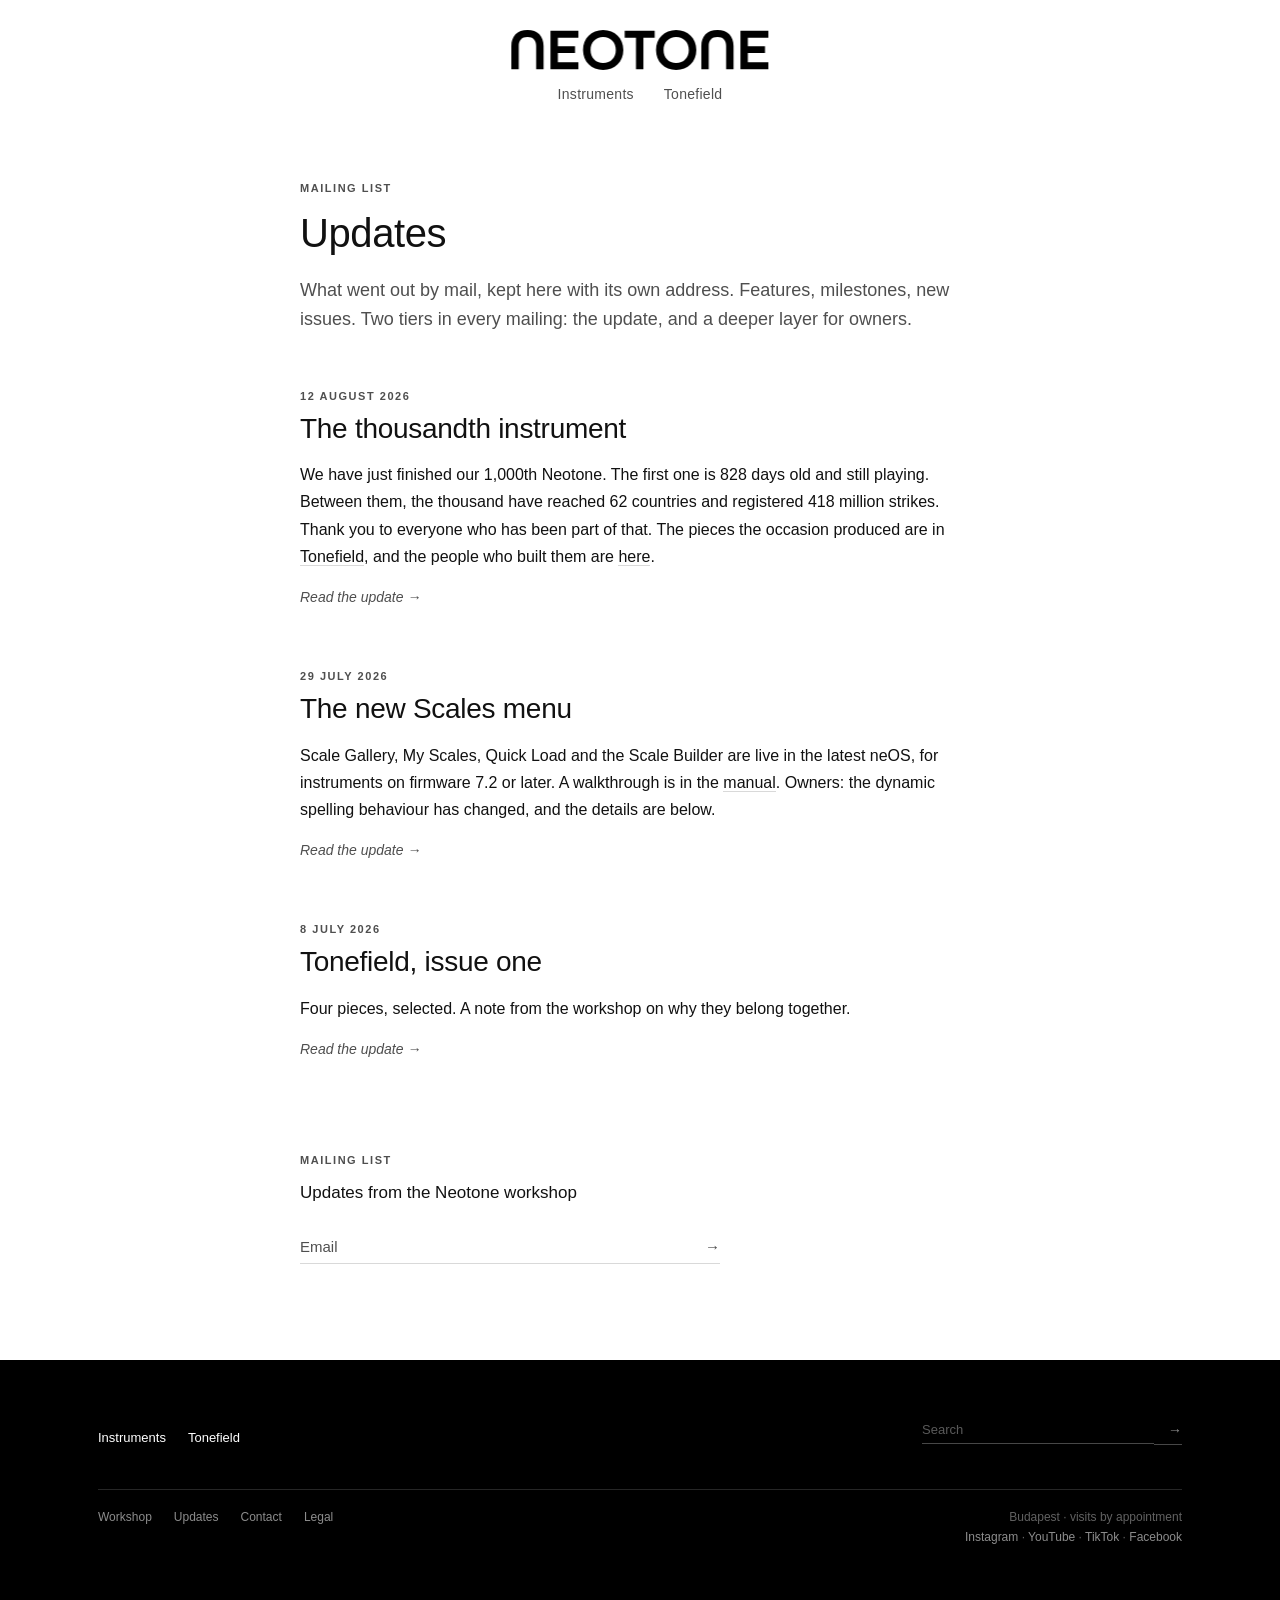
<file: updates-v1-desktop.html>
<!DOCTYPE html>
<html lang="en">
<head>
  <meta charset="utf-8">
  <meta name="viewport" content="width=device-width, initial-scale=1">
  <title>Updates · Neotone</title>
  <style>
    :root { --ink: #111; --line: #d9d9d9; --muted: #4f4f4f; --green: #2a7a2a; --max: 1180px; }

    *, *::before, *::after { box-sizing: border-box; margin: 0; padding: 0; }
    a { color: inherit; text-decoration: none; }

    body { background: #fff; color: var(--ink); font-family: Arial, Helvetica, sans-serif; }

    /* ---- Masthead ----
       Neotone sits above the sections rather than beside them, which is the
       whole point of v3: the company is the umbrella, and Culture, Instrument
       and Craft are what it consists of.

       Two states. At the top of a page the mark is centred with the sections
       beneath it. Once you scroll, the bar collapses to a single row: small
       mark on the left, sections on the right. The sections stay reachable the
       whole way down, which the v2 nav could not do, since scrolling there
       left only the return. */
    /* ---- Masthead ----
       Fixed height, contents positioned absolutely, and every moving value
       driven by scroll position rather than by a timed transition. The bar is
       therefore never mid-animation: where it sits is a function of how far
       down the page you are. */
    nav {
      position: sticky; top: 0; z-index: 10;
      background: #fff;
      height: 118px;
      /* Clipped left, right and top, open at the bottom. The row travels left as
         you scroll and the items behind the current one go to negative x, which
         would otherwise widen the page. overflow: hidden did that job but also
         cut off the Instruments submenu, which hangs below the bar, and CSS
         cannot clip one axis while leaving the other visible. */
      clip-path: inset(0 0 -320px 0);
    }
    .nav-inner {
      position: relative;
      max-width: var(--max); margin: 0 auto; padding: 0 48px;
      height: 100%;
    }

    .masthead {
      position: absolute; left: 50%; top: 30px;
      transform: translateX(-50%);
      transform-origin: left center;
      cursor: pointer;
      will-change: transform, top;
    }
    .masthead img { height: 40px; width: auto; display: block; }

    /* The row keeps its width the whole way down. Rather than folding items out
       of the flow, which changes the width and makes the target move, the row
       slides until the section you are in reaches the boundary. The others
       travel with it and fade out. */
    .sections {
      position: absolute; left: 50%; top: 86px;
      transform: translateX(-50%);
      display: flex; align-items: baseline;
      will-change: transform, top;
    }
    .sections a {
      font-size: 14px; letter-spacing: 0.02em; color: var(--muted);
      cursor: pointer; margin-left: 30px; white-space: nowrap;
      /* No colour transition. Everything in this bar is a function of scroll
         position, and a 200ms ease made the emphasis lag the scroll. */
    }
    .sections a:first-child { margin-left: 0; }


    .sections a:hover { color: var(--ink); }
    /* Emphasis on where you are: ink rather than grey, with a hairline under
       it. Quiet enough to sit in a centred row of three, clear enough to read
       as a position rather than as a hover state. */
    .sections a {
      padding-bottom: 4px;
      border-bottom: 1px solid transparent;
    }
    .sections a.current {
      color: var(--ink);
      border-bottom-color: var(--ink);
    }

    @media (max-width: 980px) {
      .nav-inner { padding: 0 24px; }
      .sections a { margin-left: 20px; }
    }

    /* Blocks size to their content rather than the viewport. The 115vh height
       came from the original mockup, where each article filled a screen during
       the colour-change scroll; without that mechanic it only pushed the first
       article off the bottom edge, so it read as something still to arrive. */
    .article {
      width: 100%;
      padding: 56px 0;
      display: flex;
      flex-direction: column;
      align-items: center;
      gap: 16px;
    }
    /* Gap between articles only, never before the first, so article one keeps
       its position just below the middle of the viewport on load. Measured in
       vh so the next article is always off the bottom edge and has to be
       scrolled to, whatever the screen height. */
    .article + .article { margin-top: 48vh; }
    /* Adjacent sibling, not :first-of-type: the opening wrapper is also a div,
       so it would claim first-of-type and this would silently match nothing. */
    .opening-wrap + .article { padding-top: 116px; }
    /* Room before the footer, so the last article ends rather than runs into it.
       last-of-type is safe here: the footer is a <footer>, so the final div
       sibling is the last article. */
    .article:last-of-type { padding-bottom: 32vh; }

    .article-label {
      font-family: sans-serif;
      font-size: 96px;
      font-weight: 700;
      color: rgba(0,0,0,0.15);
    }

    .article-title {
      font-family: sans-serif;
      font-size: 20px;
      font-weight: 400;
      color: rgba(0,0,0,0.4);
      letter-spacing: 0.01em;
    }

    /* ---- Footer ----
       Two quiet bands: sections + search, then utility + place. No column
       headings, no dividers beyond a single hairline. Wraps rather than
       needing breakpoints. */
    .site-footer { background: #000; color: #fff; margin-top: 96px; }
    .footer-inner { max-width: var(--max); margin: 0 auto; padding: 56px 48px; }

    /* Top band restates the structure and holds search. The sections repeat the
       bar deliberately: at the bottom of a page a reader is deciding what is
       next, and a list of where they can go is useful even though the same list
       is above. They also give search a left side, so it can sit right at its
       own size rather than spanning the measure. */
    .footer-top {
      display: flex; align-items: flex-end; justify-content: space-between;
      gap: 32px; flex-wrap: wrap;
    }
    .footer-sections { display: flex; align-items: baseline; gap: 22px; flex-wrap: wrap; }
    .footer-sections a {
      font-size: 13px; color: #fff; text-decoration: none; cursor: pointer;
      font-family: Arial, Helvetica, sans-serif;
    }
    .footer-sections a:hover { opacity: 0.55; }

    .footer-search { display: flex; align-items: center; width: 260px; max-width: 100%; }
    .footer-search input {
      flex: 1; min-width: 0; background: none; color: #fff;
      border: none; border-bottom: 1px solid rgba(255,255,255,0.28);
      padding: 6px 0; font-size: 13px; font-family: inherit;
    }
    .footer-search input::placeholder { color: rgba(255,255,255,0.35); }
    .footer-search input:focus { outline: none; border-bottom-color: rgba(255,255,255,0.7); }
    .footer-search button {
      background: none; border: none; border-bottom: 1px solid rgba(255,255,255,0.28);
      color: rgba(255,255,255,0.55); padding: 6px 0 6px 14px;
      font-size: 14px; font-family: inherit; cursor: pointer;
    }
    .footer-search button:hover { color: #fff; }

    .footer-band {
      display: flex; align-items: flex-start; justify-content: space-between;
      gap: 20px 32px; flex-wrap: wrap;
      margin-top: 44px; padding-top: 20px;
      border-top: 1px solid rgba(255,255,255,0.15);
    }

    .footer-utility { display: flex; flex-wrap: wrap; gap: 8px 22px; }
    .footer-utility a { font-size: 12px; color: rgba(255,255,255,0.55); text-decoration: none; cursor: pointer; font-family: Arial, Helvetica, sans-serif; }
    .footer-utility a:hover { color: #fff; }

    .footer-place { display: flex; flex-direction: column; align-items: flex-start; gap: 6px; }
    @media (min-width: 981px) { .footer-place { align-items: flex-end; text-align: right; } }
    .footer-meta { margin: 0; font-size: 12px; color: rgba(255,255,255,0.38); font-family: Arial, Helvetica, sans-serif; }
    .footer-social a { color: rgba(255,255,255,0.55); cursor: pointer; }
    .footer-social a:hover { color: #fff; }

    /* ---- Page opening ----
       Every page opens with one centred statement of what it is for, with the
       section's own name inside that sentence rather than above it as a
       heading. The nav already names the page, so a headline only repeats it.
       Same gesture on every page, so the whole site reads as written. */
    /* Entry fade sits on the wrapper, not the heading. The animation uses
       fill: both, so its final opacity keeps applying and would override the
       scroll fade below. Two elements, two opacities, composed by the browser. */
    .opening-wrap { animation: opening-in 760ms ease 140ms both; }
    @keyframes opening-in {
      from { opacity: 0; }
      to   { opacity: 1; }
    }
    .opening {
      max-width: 720px; margin-left: auto; margin-right: auto;
      padding: 104px 0 88px; text-align: center;
      font-size: 21px; font-weight: 400; line-height: 1.7; color: var(--ink);
    }
    .opening-name { font-size: 34px; line-height: 1; letter-spacing: -0.01em; white-space: nowrap; }
    @media (prefers-reduced-motion: reduce) {
      .opening-wrap { animation: none; }
    }

    /* ---- Container feed ----
       Previews, not cards. You read a little in place and may watch something
       before deciding to open the piece. Because a preview can carry media, the
       block itself is not a link: clicking a video has to play it. The title is
       the target, with a quiet continue link at the end. This amends principle
       14, which assumes a block with nothing interactive inside it. */
    /* No opening line here: the masthead names Neotone and the pieces say what it is,
   so the feed itself opens the page and carries the entry fade. */
    .feed { max-width: var(--max); margin: 0 auto; padding: 104px 48px 0;
            animation: opening-in 760ms ease 140ms both; }
    @media (prefers-reduced-motion: reduce) { .feed { animation: none; } }
    .feed-item { max-width: 680px; margin: 0 auto; scroll-margin-top: 140px; }
    .feed-date {
      display: block; margin-bottom: 10px;
      font-size: 11px; font-weight: 700; text-transform: uppercase;
      letter-spacing: 0.14em; color: var(--muted);
    }
    .updates { padding-top: 0; }
    .updates .feed-item + .feed-item { margin-top: 64px; }
    .piece-head { max-width: 680px; margin: 0 auto; padding: 64px 0 32px; }
    .piece-kicker {
      display: block; margin-bottom: 16px;
      font-size: 11px; font-weight: 700; text-transform: uppercase;
      letter-spacing: 0.14em; color: var(--muted);
    }
    .piece-title { margin: 0 0 20px; font-size: 40px; font-weight: 400; line-height: 1.15; letter-spacing: -0.01em; }
    .piece-standfirst { margin: 0 0 24px; font-size: 18px; line-height: 1.6; color: var(--muted); }
    .feed-excerpt a { border-bottom: 1px solid var(--line); }
    .feed-item + .feed-item { margin-top: 112px; }
    /* The first screen shows the lead and the start of the second, so both
       registers are visible before anyone scrolls. The lead keeps its full
       excerpt; the second sits close enough that its kicker and title land
       inside the first viewport. */
    .feed-item.lead + .feed-item.second { margin-top: 10vh; }
    .feed-media { width: 100%; aspect-ratio: 16 / 9; background: #ededed; margin-bottom: 24px; }
    .feed-kicker {
      display: block; margin-bottom: 12px;
      font-size: 11px; font-weight: 700; text-transform: uppercase;
      letter-spacing: 0.14em; color: var(--muted);
    }
    .feed-title { margin: 0 0 16px; font-size: 28px; font-weight: 400; line-height: 1.2; letter-spacing: -0.01em; }
    .feed-title a:hover { color: var(--muted); }
    .feed-excerpt { margin: 0 0 18px; font-size: 16px; line-height: 1.7; }
    .feed-more { font-size: 14px; font-style: italic; color: var(--muted); }
    .feed-more:hover { color: var(--ink); text-decoration: underline; }
    @media (max-width: 980px) { .feed { padding: 72px 24px 0; } .feed-title { font-size: 24px; } }

    /* ---- End of feed ----
       Load more, then subscribe. Load more continues the reading; subscribing
       is what you do once you have decided to stop, so putting the field first
       would interrupt a reader who is still going. When the feed eventually
       runs out the button goes and subscribe becomes the terminus, with nothing
       rearranged.

       The bar is the only solid black in the white part of the page, so it
       reads as the end of the run and rhymes with the footer arriving under it.
       Sits well below the last piece and close to the footer, so scrolling to
       it feels like reaching the end rather than finding another section. */
    .feed-end { max-width: var(--max); margin: 96px auto 0; padding: 0 48px; }
    @media (max-width: 980px) { .feed-end { margin-top: 80px; padding: 0 24px; } }
    .feed-end-inner { max-width: 680px; margin: 0 auto; }

    .load-more {
      display: block; width: 100%; background: #000; color: #fff;
      border: none; padding: 18px 0; cursor: pointer;
      font-family: inherit; font-size: 12px; font-weight: 700;
      text-transform: uppercase; letter-spacing: 0.14em;
    }
    .load-more:hover { background: #222; }

    /* ---- Subscribe ----
       Not Tonefield: that is a publication, and this is a notice board. Not
       "stay in touch" either, which promises a relationship from a company that
       will write four times a year. Updates says plainly what it is, the same
       move as "Budapest · visits by appointment". */
    .subscribe { margin-top: 56px; }
    .subscribe-label {
      display: block; margin-bottom: 12px;
      font-size: 11px; font-weight: 700; text-transform: uppercase;
      letter-spacing: 0.14em; color: var(--muted);
    }
    .subscribe p { margin: 0 0 22px; font-size: 17px; line-height: 1.75; }
    .subscribe-form { display: flex; align-items: center; max-width: 420px; }
    .subscribe-form input {
      flex: 1; min-width: 0; background: none; color: var(--ink);
      border: none; border-bottom: 1px solid var(--line);
      padding: 8px 0; font-size: 15px; font-family: inherit;
    }
    .subscribe-form input::placeholder { color: var(--muted); }
    .subscribe-form input:focus { outline: none; border-bottom-color: var(--ink); }
    .subscribe-form button {
      background: none; border: none; border-bottom: 1px solid var(--line);
      color: var(--muted); padding: 8px 0 8px 16px;
      font-size: 15px; font-family: inherit; cursor: pointer;
    }
    .subscribe-form button:hover { color: var(--ink); }
  </style>
</head>
<body>

  <nav>
    <div class="nav-inner">
      <div class="masthead" role="presentation"><img src="media/wordmark/neotone.svg" alt="Neotone"></div>
      <div class="sections">
        <a href="index.html" data-section="instruments">Instruments</a>
        <a href="tonefield.html" data-section="tonefield">Tonefield</a>
      </div>
    </div>
  </nav>

  <!-- Updates. Same feed component as Tonefield, one visible difference: every
       entry carries a date, because an update belongs to its week where a piece
       holds whenever it is read. By species this is a container; by placement
       it is utility. Nobody navigates here, they receive these by mail and click
       through. Each entry is a page with its own address, and the mailing is
       the first paragraph plus a link to it. -->
  <header class="piece-head updates-head">
    <span class="piece-kicker">Mailing list</span>
    <h1 class="piece-title">Updates</h1>
    <p class="piece-standfirst">What went out by mail, kept here with its own address. Features, milestones, new issues. Two tiers in every mailing: the update, and a deeper layer for owners.</p>
  </header>

  <div class="feed updates">

      <article class="feed-item" id="u-1000">
        <span class="feed-date">12 August 2026</span>
        <h2 class="feed-title"><a href="#">The thousandth instrument</a></h2>
        <p class="feed-excerpt">We have just finished our 1,000th Neotone. The first one is 828 days old and still playing. Between them, the thousand have reached 62 countries and registered 418 million strikes. Thank you to everyone who has been part of that. The pieces the occasion produced are in <a href="tonefield.html">Tonefield</a>, and the people who built them are <a href="#">here</a>.</p>
        <a class="feed-more" href="#">Read the update &rarr;</a>
      </article>

      <article class="feed-item" id="u-scales">
        <span class="feed-date">29 July 2026</span>
        <h2 class="feed-title"><a href="#">The new Scales menu</a></h2>
        <p class="feed-excerpt">Scale Gallery, My Scales, Quick Load and the Scale Builder are live in the latest neOS, for instruments on firmware 7.2 or later. A walkthrough is in the <a href="manual-scales.html">manual</a>. Owners: the dynamic spelling behaviour has changed, and the details are below.</p>
        <a class="feed-more" href="#">Read the update &rarr;</a>
      </article>

      <article class="feed-item" id="u-issue">
        <span class="feed-date">8 July 2026</span>
        <h2 class="feed-title"><a href="#">Tonefield, issue one</a></h2>
        <p class="feed-excerpt">Four pieces, selected. A note from the workshop on why they belong together.</p>
        <a class="feed-more" href="#">Read the update &rarr;</a>
      </article>

  </div>

  <div class="feed-end">
    <div class="feed-end-inner">

      <div class="subscribe">
        <span class="subscribe-label">Mailing list</span>
        <p>Updates from the Neotone workshop</p>
        <form class="subscribe-form" onsubmit="handleSubscribe(event)">
          <input type="email" placeholder="Email" required />
          <button type="submit" aria-label="Subscribe">&rarr;</button>
        </form>
      </div>

    </div>
  </div>

  <footer class="site-footer">
    <div class="footer-inner">

      <div class="footer-top">
        <div class="footer-sections">
          <a href="index.html">Instruments</a>
          <a href="tonefield.html">Tonefield</a>
        </div>
        <form class="footer-search" onsubmit="handleSearch(event)">
          <input type="search" placeholder="Search" />
          <button type="submit" aria-label="Search">&rarr;</button>
        </form>
      </div>

      <div class="footer-band">
        <div class="footer-utility">
          <a onclick="utilityLink('Workshop')">Workshop</a>
          <a href="updates.html">Updates</a>
          <a onclick="utilityLink('Contact')">Contact</a>
          <a href="legal.html">Legal</a>
        </div>
        <div class="footer-place">
          <p class="footer-meta">Budapest &middot; visits by appointment</p>
          <p class="footer-meta footer-social">
            <a onclick="socialLink('Instagram')">Instagram</a> &middot;
            <a onclick="socialLink('YouTube')">YouTube</a> &middot;
            <a onclick="socialLink('TikTok')">TikTok</a> &middot;
            <a onclick="socialLink('Facebook')">Facebook</a>
          </p>
        </div>
      </div>

    </div>
  </footer>

  <script>
    /* ---- Masthead ----
       SECTION is which of the three this page belongs to, empty on pages that
       belong to none. It marks the current section. With the sections on screen
       the whole way down there is nothing to return from, which removes most of
       the machinery v2 needed. */
    const SECTION = '';

    const nav      = document.querySelector('nav');
    const navInner = document.querySelector('.nav-inner');
    const masthead = document.querySelector('.masthead');
    const sections = document.querySelector('.sections');
    const links    = [...document.querySelectorAll('.sections a')];

    /* The section this page belongs to is marked from the first frame. Pages
       belonging to no section, legal for instance, mark nothing. */
    const current = links.find(a => a.dataset.section === SECTION);
    if (current) current.classList.add('current');

    /* Two overlapping ranges. The sections you are not in fade first and
       slowly; the pair travels left over a longer distance, so the move reads
       as deliberate and stays tied to the scroll rather than snapping. */
    const FADE_FROM  = 20,  FADE_TO  = 220;
    const SHIFT_FROM = 60,  SHIFT_TO = 460;
    const MARK_TOP   = [30, 22];
    const SECT_TOP   = [86, 62];
    const MARK_SCALE = [1, 0.55];

    let markShift = null;
    const selNav = document.getElementById('sel-nav');


    /* Measured with the bar at rest, so the numbers are the distance from where
       each element sits when centred to the content boundary. Remeasured once
       the wordmark has loaded, since an image with no width measures wrong. */
    function measure() {
      const style = getComputedStyle(navInner);
      const contentLeft = navInner.getBoundingClientRect().left + parseFloat(style.paddingLeft);
      const rest = el => {
        const prev = el.style.transform;
        el.style.transform = 'translateX(-50%)';
        const left = el.getBoundingClientRect().left;
        el.style.transform = prev;
        return left;
      };
      markShift = Math.round(contentLeft - rest(masthead));
      /* offsetLeft on a link is measured inside .sections, which is its offset
         parent, so it is added to the row's own left rather than compared with
         it. Both targets are the same content boundary, which is what puts the
         mark and the section you are in on one left edge. */

    }

    const ramp = (y, a, b) => Math.min(Math.max((y - a) / (b - a), 0), 1);
    const lerp = (r, t) => r[0] + (r[1] - r[0]) * t;

    /* The ramps are scaled to the page. On a short page, a placeholder or an
       empty checkout, there is not enough scroll to travel the full distance,
       and the bar would stop part way. Scaling the ranges to the available
       scroll means the collapse always completes by the bottom, however far
       the bottom is. */
    function scrollRange() {
      return Math.max(document.documentElement.scrollHeight - window.innerHeight, 0);
    }

    function updateNav() {
      if (markShift === null) measure();
      const y = window.scrollY;
      const k = Math.min(1, scrollRange() / SHIFT_TO) || 1;
      const fade  = ramp(y, FADE_FROM * k, FADE_TO * k);
      const shift = ramp(y, SHIFT_FROM * k, SHIFT_TO * k);

      masthead.style.top = lerp(MARK_TOP, shift) + 'px';
      masthead.style.transform =
        'translateX(calc(-50% + ' + (markShift * shift) + 'px)) scale(' + lerp(MARK_SCALE, shift) + ')';

      sections.style.top = lerp(SECT_TOP, shift) + 'px';

      /* Selection sits at the right of the row, level with the section names,
         and stays through the collapse: it is an affordance, not a section. */
      if (selNav) selNav.style.top = lerp(SECT_TOP, shift) + 'px';

      /* Every section fades, the current one included. Collapsed, the bar is
         the name alone: present, and a way back to the menu. The page says
         where you are; the bar does not have to. */
      links.forEach(a => {
        a.style.opacity = String(1 - fade);
        a.style.pointerEvents = fade > 0.9 ? 'none' : '';
      });


    }

    /* Once the bar has moved, the mark reopens it. At rest it goes to the
       front, which is what it says. */
    /* Collapsed, the bar is a label rather than a menu: the two sections you are
       not in are invisible and take no clicks. Anywhere in the bar reopens it,
       so reaching for a section name that is not there does something sensible
       instead of nothing. The section you are in still behaves as a link. */
    /* Collapsed, the bar is a label rather than a menu, and anywhere in it
       reopens the bar. The section you are in behaves exactly as the mark does,
       because at that point the two are halves of one label and clicking either
       should do the same thing. */
    nav.addEventListener('click', e => {
      const own = e.target.closest('.sections a[data-section="' + SECTION + '"]');
      if (own) {
        e.preventDefault();
        if (window.scrollY > 0) window.scrollTo({ top: 0, behavior: 'smooth' });
        return;
      }
      if (window.scrollY <= SHIFT_FROM) return;
      e.preventDefault();
      window.scrollTo({ top: 0, behavior: 'smooth' });
    });

    function remeasure() { markShift = null; updateNav(); }
    window.addEventListener('resize', remeasure);
    window.addEventListener('load', remeasure);
    document.querySelectorAll('nav img').forEach(img => {
      if (!img.complete) img.addEventListener('load', remeasure, { once: true });
    });



    window.addEventListener('scroll', updateNav, { passive: true });
    updateNav();

    /* ---- Footer ---- */

    /* A notice board, not a newsletter, and not the Tonefield subscription:
       that is a publication and would be its own list. Nothing on One, where an
       email field beside a five-figure order reads as a lead form. */
    function handleSubscribe(e) {
      e.preventDefault();
      const value = e.target.querySelector('input').value;
      alert("Mailing list sign-up. Not wired up yet.");
      e.target.reset();
    }

    function loadMore() {
      alert("Loads the next pieces. Not mocked up yet.");
    }

    /* Footer section links rise before they leave. At the bottom of a page the
       bar is collapsed to a label, so navigating straight away would cut to a
       page with the menu already open. Scrolling up first lets it unfold on the
       way out, and the next page then opens in the state you left this one in.

       The interval watches for the scroll to land; the timeout fires the
       navigation regardless, covering smooth scrolling being disabled or
       interrupted, so the link can never become a dead end. */
    function scrollToTopThen(after) {
      if (window.scrollY < 4) { if (after) after(); return; }
      let gone = false;
      const go = () => { if (!gone) { gone = true; if (after) after(); } };
      window.scrollTo({ top: 0, behavior: 'smooth' });
      const watch = setInterval(() => {
        if (window.scrollY < 4) { clearInterval(watch); setTimeout(go, 160); }
      }, 50);
      setTimeout(() => { clearInterval(watch); go(); }, 1200);
    }

    document.querySelectorAll('.footer-sections a').forEach(link => {
      link.addEventListener('click', e => {
        e.preventDefault();
        const href = link.getAttribute('href');
        const here = location.pathname.split('/').pop() || 'tonefield.html';
        /* Already here: just go back to the top and let the bar reopen. */
        if (href === here) { scrollToTopThen(null); return; }
        scrollToTopThen(() => { window.location.href = href; });
      });
    });

    function handleSearch(e) {
      e.preventDefault();
      alert("Site search. Not mocked up yet.");
    }
    /* Outbound, so they leave the site rather than routing through it. Wired as
       alerts here because the accounts are not linked yet. */
    function socialLink(name) {
      alert("Neotone on " + name + ". External link, not wired up yet.");
    }

    function utilityLink(name) {
      alert(name === 'Workshop'
        ? "Workshop: the people and the production process. Not mocked up yet."
        : name + " page. Not mocked up yet.");
    }



    /* ---- Scroll restoration ----
       Opening a piece stores the container's position. The article's masthead
       return sets a flag naming this page, and only that flag triggers a
       restore, so arriving fresh from the nav still lands at the top. */
    if ('scrollRestoration' in history) history.scrollRestoration = 'manual';
    const SCROLL_KEY = 'neotone_scroll_' + SECTION;
    const RESTORE_KEY = 'neotone_restore';

    document.querySelectorAll('.feed-item a[href]').forEach(a => {
      const href = a.getAttribute('href');
      if (!href || href === '#') return;
      a.addEventListener('click', () => {
        sessionStorage.setItem(SCROLL_KEY, String(Math.round(window.scrollY)));
      });
    });

    if (sessionStorage.getItem(RESTORE_KEY) === SECTION) {
      const y = parseFloat(sessionStorage.getItem(SCROLL_KEY) || '0');
      if (y > 0) {
        // immediately, because this script runs after layout; the frame after is
        // only a re-apply in case late content shifts the page under us
        window.scrollTo(0, y);
        requestAnimationFrame(() => { window.scrollTo(0, y); updateNav(); });
      }
      sessionStorage.removeItem(RESTORE_KEY);
    }

  </script>

</body>
</html>
</file>
<file: neo.css>
/* ============================================================
   Neotone — design system v1
   "NEON art + warm tech": white ground, warm neutrals, the wood
   and the photography carry the colour. Green is state, orange
   is action, and they never meet inside one component.

   Everything below the token block is derived. To reskin the
   site, change the tokens.
   ============================================================ */

:root{
  /* ---- colour ------------------------------------------- */
  --bg:#FFFFFF;              /* the ground, everywhere            */
  --sunk:#F4F0E9;            /* inert: placeholders, footer       */
  --surface:#CEE0DA;         /* mint: raised, selected, sticky    */
  --surface-soft:#E9F1EE;    /* mint at rest                      */
  --ink:#16191A;             /* graphite text                     */
  --muted:#6E695E;           /* secondary text, warm              */
  --line:#E0DACE;            /* borders and rules, warm           */
  --line-soft:#EFEAE2;       /* hairlines inside a group          */
  --wood:#8B714D;            /* the material                      */
  --steel:#8C8F8A;           /* aluminium, the hardware           */
  --accent:#A3D4C1;          /* signal green — STATE              */
  --action:#FF7337;          /* orange — ACTION                   */
  --on-ink:#FFFFFF;
  /* White on #FF7337 is 2.7:1 — it fails WCAG AA for button text.
     Ink on the same orange is 6.6:1 and keeps the brand colour intact.
     One token to revert if the mockup's white is non-negotiable. */
  --on-action:#16191A;
  --ok:#2F6B4F;
  --bad:#B3452B;
  --scrim:rgba(22,25,26,.34);
  --veil:rgba(255,255,255,.90);   /* translucent bars */

  /* ---- type --------------------------------------------- */
  --f-ui:"Space Grotesk","Helvetica Neue",Arial,sans-serif;
  --f-prose:"Source Serif 4",Georgia,"Times New Roman",serif;
  --f-mono:"Space Mono",ui-monospace,"SFMono-Regular",Menlo,monospace;

  --t-display:32px;  --lh-display:1.08;
  --t-title:26px;    --lh-title:1.14;
  --t-head:20px;     --lh-head:1.2;
  --t-lead:17px;     --lh-lead:1.5;
  --t-body:17px;     --lh-body:1.6;
  --t-ui:15px;       --lh-ui:1.35;
  --t-small:13px;    --lh-small:1.45;
  --t-label:10.5px;  --lh-label:1.3;
  --tr-label:.10em;  /* Space Mono is ~20% wider than the grotesk;
                        the old .16em wrapped the longer labels */

  /* ---- space -------------------------------------------- */
  --s1:4px; --s2:8px; --s3:12px; --s4:16px;
  --s5:20px; --s6:26px; --s7:34px; --s8:48px;
  --pad:var(--s5);

  /* ---- shape -------------------------------------------- */
  --r-sm:4px; --r:10px; --r-lg:14px; --r-pill:999px;
  --chamfer:22px;      /* media */
  --chamfer-sm:16px;   /* the primary button */

  /* ---- frame -------------------------------------------- */
  --app:430px;
  --bar:52px;
  --safe-b:env(safe-area-inset-bottom, 0px);
  --ease:cubic-bezier(.22,.61,.36,1);
}

*,*::before,*::after{box-sizing:border-box;margin:0;padding:0;-webkit-tap-highlight-color:transparent;}
html{-webkit-text-size-adjust:100%;}
body{
  background:var(--sunk);
  color:var(--ink);
  font-family:var(--f-ui);
  font-size:var(--t-ui);line-height:var(--lh-ui);
  overscroll-behavior-y:none;
}
body.locked{position:fixed;width:100%;overflow:hidden;}
a{color:inherit;text-decoration:none;}
button,input,select,textarea{font:inherit;color:inherit;background:none;border:0;border-radius:0;}
button{cursor:pointer;}
img{display:block;max-width:100%;}
:focus-visible{outline:2px solid var(--ink);outline-offset:2px;}

/* ---- the phone column ------------------------------------- */
.app{width:100%;max-width:var(--app);margin:0 auto;background:var(--bg);min-height:100vh;}
@media (min-width:520px){ .app{border-left:1px solid var(--line);border-right:1px solid var(--line);} }

/* ---- the one graphic element ------------------------------
   Two clips, applied in order: border-radius rounds all four
   corners, then the polygon cuts the top-left and bottom-right
   back to 45°. Two rounded corners, two chamfered ones.
   Allowed on three things only: the hero, the primary CTA, a
   featured photograph. Anywhere else it becomes decoration. */
.chamfer{
  border-radius:var(--r-lg);
  clip-path:polygon(
    var(--chamfer) 0, 100% 0,
    100% calc(100% - var(--chamfer)),
    calc(100% - var(--chamfer)) 100%,
    0 100%, 0 var(--chamfer));
}

/* ---- type ------------------------------------------------- */
.lbl{
  font-family:var(--f-mono);font-size:var(--t-label);line-height:var(--lh-label);
  letter-spacing:var(--tr-label);text-transform:uppercase;color:var(--muted);display:block;
}
h1{font-size:var(--t-title);line-height:var(--lh-title);font-weight:600;letter-spacing:-.02em;text-wrap:balance;}
h1 em{font-style:normal;font-weight:700;}
h2{font-size:var(--t-head);line-height:var(--lh-head);font-weight:600;letter-spacing:-.015em;}
h3{font-size:var(--t-ui);font-weight:600;line-height:1.3;}
p{font-size:var(--t-lead);line-height:var(--lh-lead);color:var(--ink);}
.meta{
  font-family:var(--f-mono);font-size:var(--t-label);letter-spacing:var(--tr-label);
  text-transform:uppercase;color:var(--muted);line-height:1.55;display:block;
}
.small{font-size:var(--t-small);line-height:var(--lh-small);color:var(--muted);}
.num{font-family:var(--f-mono);font-variant-numeric:tabular-nums;}

/* prose is the other voice: the workshop speaks in serif,
   the machine in the grotesk. */
.prose p,.piece-body p{font-family:var(--f-prose);font-size:var(--t-body);line-height:var(--lh-body);color:var(--ink);}
.pull{
  font-family:var(--f-prose);
  margin:var(--s6) 0;padding:var(--s5) 0;
  border-top:1px solid var(--line);border-bottom:1px solid var(--line);
  font-size:21px;line-height:1.38;font-weight:600;letter-spacing:-.01em;color:var(--ink);
  text-wrap:balance;
}

/* ---- app bar ---------------------------------------------- */
.appbar{
  position:fixed;top:0;left:50%;transform:translateX(-50%);
  width:100%;max-width:var(--app);height:var(--bar);z-index:60;
  background:var(--veil);backdrop-filter:saturate(180%) blur(12px);
  border-bottom:1px solid var(--line);
  display:grid;grid-template-columns:1fr auto 1fr;align-items:center;
  padding:0 var(--s2);
}
.appbar .mark{justify-self:center;}
.appbar .mark img{height:19px;width:auto;}
.iconbtn{
  height:40px;min-width:40px;padding:0 10px;display:flex;align-items:center;gap:var(--s2);
  font-size:var(--t-small);font-weight:500;color:var(--ink);white-space:nowrap;
}
.iconbtn.r{justify-self:end;}
.iconbtn .bars{display:block;width:17px;}
.iconbtn .bars i{display:block;height:1.5px;background:var(--ink);margin:4px 0;}
.selcount{
  display:inline-flex;align-items:center;justify-content:center;
  min-width:18px;height:18px;padding:0 5px;border-radius:var(--r-pill);
  background:var(--line-soft);color:var(--muted);
  font-family:var(--f-mono);font-size:10px;
  transition:background .2s,color .2s;
}
.selcount.on{background:var(--accent);color:var(--ink);}
.progress{position:absolute;left:0;bottom:-1px;height:2px;width:0;background:var(--ink);transition:width .1s linear;}

/* ---- sub navigation --------------------------------------- */
.switcher{
  margin-top:var(--bar);
  display:flex;gap:var(--s6);padding:var(--s3) var(--pad) 10px;
  border-bottom:1px solid var(--line-soft);
  overflow-x:auto;scrollbar-width:none;
}
.switcher::-webkit-scrollbar{display:none;}
.switcher a{font-size:var(--t-small);font-weight:500;color:var(--muted);white-space:nowrap;padding-bottom:3px;}
.switcher a.on{color:var(--ink);border-bottom:1.5px solid var(--ink);}

/* ---- sections --------------------------------------------- */
section{padding:var(--s7) var(--pad);border-top:1px solid var(--line-soft);}
section:first-of-type{border-top:0;}
.sec-head{margin-bottom:var(--s4);}

/* ---- rows ------------------------------------------------- */
.rows{border-top:1px solid var(--line);}
.rows.hair{border-top-color:var(--line-soft);}
.rows.none{border-top:0;}
.row{
  width:100%;display:flex;align-items:center;gap:var(--s4);text-align:left;
  padding:var(--s4) 0;border-bottom:1px solid var(--line-soft);
  min-height:56px;transition:opacity .15s;
}
.row:active{opacity:.55;}
.row .grow{flex:1;min-width:0;}
.row .t{font-size:var(--t-ui);font-weight:500;line-height:1.3;color:var(--ink);display:block;}
.row .d{font-size:var(--t-small);line-height:1.4;color:var(--muted);margin-top:3px;display:block;}
.row .val{font-family:var(--f-mono);font-size:var(--t-small);color:var(--ink);white-space:nowrap;font-variant-numeric:tabular-nums;display:block;}
.row .arw{color:var(--muted);font-size:var(--t-ui);flex:0 0 auto;}
.row .n{
  flex:0 0 20px;font-family:var(--f-mono);font-size:var(--t-small);color:var(--muted);
  align-self:flex-start;padding-top:3px;
}
.row.lead-row{padding:var(--s5) 0;}
.row.lead-row .t{font-size:var(--t-lead);}

/* ---- article row ------------------------------------------ */
.arow{
  width:100%;display:flex;gap:var(--s3);text-align:left;align-items:flex-start;
  padding:var(--s4) 0;border-bottom:1px solid var(--line-soft);transition:opacity .15s;
}
.arow:active{opacity:.55;}
.arow .th{
  flex:0 0 52px;width:52px;height:52px;background:var(--surface-soft);border-radius:var(--r-sm);
  display:flex;align-items:center;justify-content:center;overflow:hidden;
  font-family:var(--f-mono);font-size:12px;color:var(--wood);letter-spacing:.04em;
}
.arow .th img{width:100%;height:100%;object-fit:cover;}
.arow .grow{flex:1;min-width:0;}
.arow .k{
  font-family:var(--f-mono);font-size:9.5px;letter-spacing:var(--tr-label);
  text-transform:uppercase;color:var(--muted);display:block;margin-bottom:5px;
}
.arow .t{font-size:var(--t-ui);font-weight:600;line-height:1.26;color:var(--ink);display:block;letter-spacing:-.01em;}
.arow .m{font-size:12.5px;line-height:1.45;color:var(--muted);display:block;margin-top:5px;}

/* ---- media ------------------------------------------------ */
.lead-media{width:100%;background:var(--sunk);display:flex;align-items:center;justify-content:center;overflow:hidden;}
.lead-media img{width:100%;height:100%;object-fit:contain;}
.lead-media .ph{
  font-family:var(--f-mono);font-size:var(--t-label);letter-spacing:var(--tr-label);
  text-transform:uppercase;color:var(--steel);
}
.media-cap{padding:var(--s3) var(--pad) 0;font-size:12.5px;line-height:1.45;color:var(--muted);}

/* ---- chips ------------------------------------------------ */
.chips{
  display:flex;gap:var(--s2);overflow-x:auto;scrollbar-width:none;
  margin:0 calc(var(--pad) * -1);padding:0 var(--pad) 2px;
}
.chips::-webkit-scrollbar{display:none;}
.chip{
  flex:0 0 auto;border:1px solid var(--line);border-radius:var(--r-pill);
  padding:8px 15px;font-size:var(--t-small);font-weight:500;color:var(--muted);white-space:nowrap;
  transition:background .2s,color .2s,border-color .2s;
}
.chip.on{background:var(--accent);border-color:var(--accent);color:var(--ink);}
.chip .ct{font-family:var(--f-mono);opacity:.6;margin-left:6px;font-variant-numeric:tabular-nums;}
.chipbar{
  position:sticky;top:var(--bar);z-index:40;
  background:var(--veil);backdrop-filter:saturate(180%) blur(12px);
  border-bottom:1px solid var(--line-soft);
  padding:10px var(--pad);
}
.chipbar .chips{margin:0 calc(var(--pad) * -1);padding:0 var(--pad);}

/* ---- cards ------------------------------------------------ */
.card{
  width:100%;text-align:left;display:block;
  border:1px solid var(--line);border-radius:var(--r);overflow:hidden;background:var(--bg);
  transition:border-color .2s,background .2s,box-shadow .2s,transform .12s var(--ease);
}
.card:active{transform:scale(.985);}
.card.sel{
  background:var(--surface);border-color:var(--accent);
  box-shadow:inset 0 0 0 1px var(--accent);
}
.card.incl{border-style:dashed;background:transparent;}
.card.incl:active{transform:none;}
.card.incl .card-name,.card.incl .card-note{color:var(--muted);}
.card-media{background:var(--bg);aspect-ratio:3/2;display:flex;align-items:center;justify-content:center;}
.card-media img{width:100%;height:100%;object-fit:contain;}
.card-body{padding:var(--s3) var(--s4);display:flex;gap:var(--s3);align-items:flex-start;}
.card-body .grow{flex:1;min-width:0;}
.card-name{font-size:var(--t-ui);font-weight:600;line-height:1.25;display:block;letter-spacing:-.01em;}
.card-note{font-size:var(--t-small);line-height:1.45;color:var(--muted);margin-top:var(--s1);display:block;}
.card-price{font-family:var(--f-mono);font-size:var(--t-small);white-space:nowrap;font-variant-numeric:tabular-nums;color:var(--ink);}
.card-price.zero{color:var(--muted);}
.tick{
  flex:0 0 20px;width:20px;height:20px;border-radius:50%;border:1px solid var(--line);
  display:flex;align-items:center;justify-content:center;font-size:11px;color:transparent;
  transition:background .2s,border-color .2s,color .2s;margin-top:1px;
}
.card.sel .tick{background:var(--ink);border-color:var(--ink);color:var(--on-ink);}
.badge{
  font-family:var(--f-mono);font-size:9px;letter-spacing:var(--tr-label);text-transform:uppercase;
  color:var(--muted);border:1px solid var(--line);padding:3px 7px;border-radius:var(--r-sm);white-space:nowrap;
}
.badge.state{background:var(--surface-soft);border-color:var(--accent);color:var(--ink);}

/* ---- h-scroll rail ---------------------------------------- */
.rail{
  display:flex;gap:var(--s3);overflow-x:auto;scroll-snap-type:x mandatory;
  scrollbar-width:none;margin:0 calc(var(--pad) * -1);padding:0 var(--pad) var(--s1);
}
.rail::-webkit-scrollbar{display:none;}
.rail > *{flex:0 0 68%;scroll-snap-align:start;}
.rail.wide > *{flex:0 0 80%;}
.rail .card-media:not(:has(img)){background:var(--sunk);}

/* ---- disclosure ------------------------------------------- */
.disc-body{display:grid;grid-template-rows:0fr;transition:grid-template-rows .3s var(--ease);}
.disc.open .disc-body{grid-template-rows:1fr;}
.disc-body > div{overflow:hidden;}
.disc-inner{padding:0 0 var(--s5);}
.disc .arw{transition:transform .25s var(--ease);display:inline-block;}
.disc.open .arw{transform:rotate(45deg);}

/* ---- buttons ----------------------------------------------
   Ink is the default. Orange is reserved for the one action
   that moves the reader forward, and only one is ever on
   screen at a time. */
.btn{
  display:flex;align-items:center;justify-content:center;gap:var(--s2);
  width:100%;min-height:50px;padding:var(--s4) var(--s5);
  background:var(--ink);color:var(--on-ink);
  font-size:var(--t-ui);font-weight:600;letter-spacing:.01em;border-radius:var(--r-sm);
  transition:opacity .15s,transform .12s var(--ease),background .2s,color .2s;
}
.btn:active{transform:scale(.985);opacity:.85;}
.btn[disabled]{background:var(--line-soft);color:var(--muted);pointer-events:none;box-shadow:none;}
.btn.action{
  background:var(--action);color:var(--on-action);
  border-radius:var(--r-lg);
  clip-path:polygon(var(--chamfer-sm) 0, 100% 0, 100% calc(100% - var(--chamfer-sm)),
              calc(100% - var(--chamfer-sm)) 100%, 0 100%, 0 var(--chamfer-sm));
}
.btn.action[disabled]{background:var(--line-soft);color:var(--muted);}
.btn.ghost{background:transparent;color:var(--ink);border:1px solid var(--ink);}
.btn.quiet{background:transparent;color:var(--muted);min-height:44px;font-size:var(--t-small);font-weight:500;}
.btn.sm{min-height:44px;width:auto;padding:11px var(--s5);font-size:var(--t-small);}

/* ---- fields ----------------------------------------------- */
.field{
  width:100%;border-bottom:1px solid var(--line);padding:var(--s3) 0;font-size:16px;
  transition:border-color .2s;
}
.field::placeholder{color:var(--steel);}
.field:focus{border-bottom-color:var(--ink);outline:none;}
.inline-form{display:flex;gap:var(--s3);align-items:flex-end;}
.inline-form .field{flex:1;}
.note{font-size:12.5px;color:var(--muted);margin-top:var(--s2);line-height:1.45;}
.note.ok{color:var(--ok);}
.note.bad{color:var(--bad);}

/* ---- sheets ----------------------------------------------- */
.scrim{position:fixed;inset:0;z-index:70;background:var(--scrim);opacity:0;pointer-events:none;transition:opacity .3s var(--ease);}
.scrim.show{opacity:1;pointer-events:auto;}
.sheet{
  position:fixed;left:50%;bottom:0;z-index:80;
  width:100%;max-width:var(--app);background:var(--bg);
  display:flex;flex-direction:column;
  transform:translate(-50%,100%);
  transition:transform .34s var(--ease);
  will-change:transform;
}
.sheet.show{transform:translate(-50%,0);}
.sheet.full{top:0;}
.sheet.bottom{max-height:88vh;border-radius:var(--r-lg) var(--r-lg) 0 0;box-shadow:0 -1px 0 var(--line);}
.grab{width:34px;height:4px;background:var(--line);border-radius:var(--r-pill);margin:9px auto 2px;flex:0 0 auto;}
.sheet-bar{
  flex:0 0 auto;height:var(--bar);display:grid;grid-template-columns:52px 1fr 52px;
  align-items:center;border-bottom:1px solid var(--line);
}
.sheet-bar .ttl{
  text-align:center;font-family:var(--f-mono);font-size:var(--t-label);
  letter-spacing:var(--tr-label);text-transform:uppercase;color:var(--ink);
}
.sheet-bar button{height:100%;display:flex;align-items:center;justify-content:center;font-size:16px;color:var(--ink);}
.sheet-bar button[hidden]{visibility:hidden;}
.sheet-body{flex:1;overflow-y:auto;-webkit-overflow-scrolling:touch;padding:var(--s5) var(--pad) var(--s6);}
.sheet-foot{
  flex:0 0 auto;border-top:1px solid var(--line);background:var(--bg);
  padding:11px var(--pad) calc(11px + var(--safe-b));
  display:flex;align-items:center;gap:var(--s4);
}
.sheet-foot.raised{background:var(--surface);border-top-color:var(--accent);}
.sheet-foot .grow{flex:1;min-width:0;}
.sheet-foot .amt{
  font-family:var(--f-mono);font-size:18px;line-height:1.1;
  font-variant-numeric:tabular-nums;letter-spacing:-.02em;display:block;color:var(--ink);
}
.sheet-foot .cap{
  font-family:var(--f-mono);font-size:9.5px;letter-spacing:var(--tr-label);
  text-transform:uppercase;color:var(--muted);margin-top:4px;display:block;
}
.sheet-foot .btn{width:auto;padding:13px var(--s6);min-height:48px;}

.selrow{display:flex;align-items:center;gap:var(--s3);padding:var(--s3) 0;border-bottom:1px solid var(--line-soft);}
.selrow .thumb{flex:0 0 44px;width:44px;height:44px;background:var(--sunk);border-radius:var(--r-sm);overflow:hidden;}
.selrow .thumb img{width:100%;height:100%;object-fit:cover;}
.selrow .x{color:var(--muted);font-size:var(--t-small);padding:6px 0 6px var(--s3);}
.sumline{
  display:flex;align-items:baseline;justify-content:space-between;gap:var(--s4);
  padding:var(--s3) 0;border-bottom:1px solid var(--line-soft);font-size:var(--t-ui);
}
.sumline .k{color:var(--ink);}
.sumline .v{font-family:var(--f-mono);font-variant-numeric:tabular-nums;white-space:nowrap;}
.sumline.total{border-bottom:0;border-top:1px solid var(--ink);margin-top:var(--s1);padding-top:var(--s4);font-size:var(--t-lead);font-weight:600;}
.sumline.muted .k,.sumline.muted .v{color:var(--muted);}

/* ---- footer ----------------------------------------------- */
.site-foot{background:var(--sunk);padding:var(--s7) var(--pad) var(--s8);}
.foot-links{display:flex;flex-direction:column;}
.foot-links a{padding:var(--s3) 0;border-bottom:1px solid var(--line);font-size:var(--t-ui);font-weight:500;}
.foot-meta{margin-top:var(--s5);font-size:12.5px;color:var(--muted);line-height:1.7;}
.foot-meta a{text-decoration:underline;text-underline-offset:2px;}

/* ---- wireframe controls (not part of the design) ---------- */
.wf{background:var(--bg);border-top:1px dashed var(--line);padding:var(--s4) var(--pad) var(--s5);}
.wf .lbl{margin-bottom:var(--s2);}
.wf button,.wf a{
  display:inline-block;border:1px dashed var(--line);border-radius:var(--r-sm);padding:8px var(--s3);
  font-size:12.5px;color:var(--muted);margin:0 6px 6px 0;
}

.toast{
  position:fixed;left:50%;bottom:calc(var(--s6) + var(--safe-b));z-index:90;
  transform:translate(-50%,14px);opacity:0;pointer-events:none;
  background:var(--ink);color:var(--on-ink);font-size:var(--t-small);
  padding:11px var(--s5);border-radius:var(--r-sm);
  transition:opacity .25s var(--ease),transform .25s var(--ease);
  max-width:80%;text-align:center;
}
.toast.show{opacity:1;transform:translate(-50%,0);}

@media (prefers-reduced-motion:reduce){
  *{transition-duration:.01ms !important;animation-duration:.01ms !important;}
}
</file>
